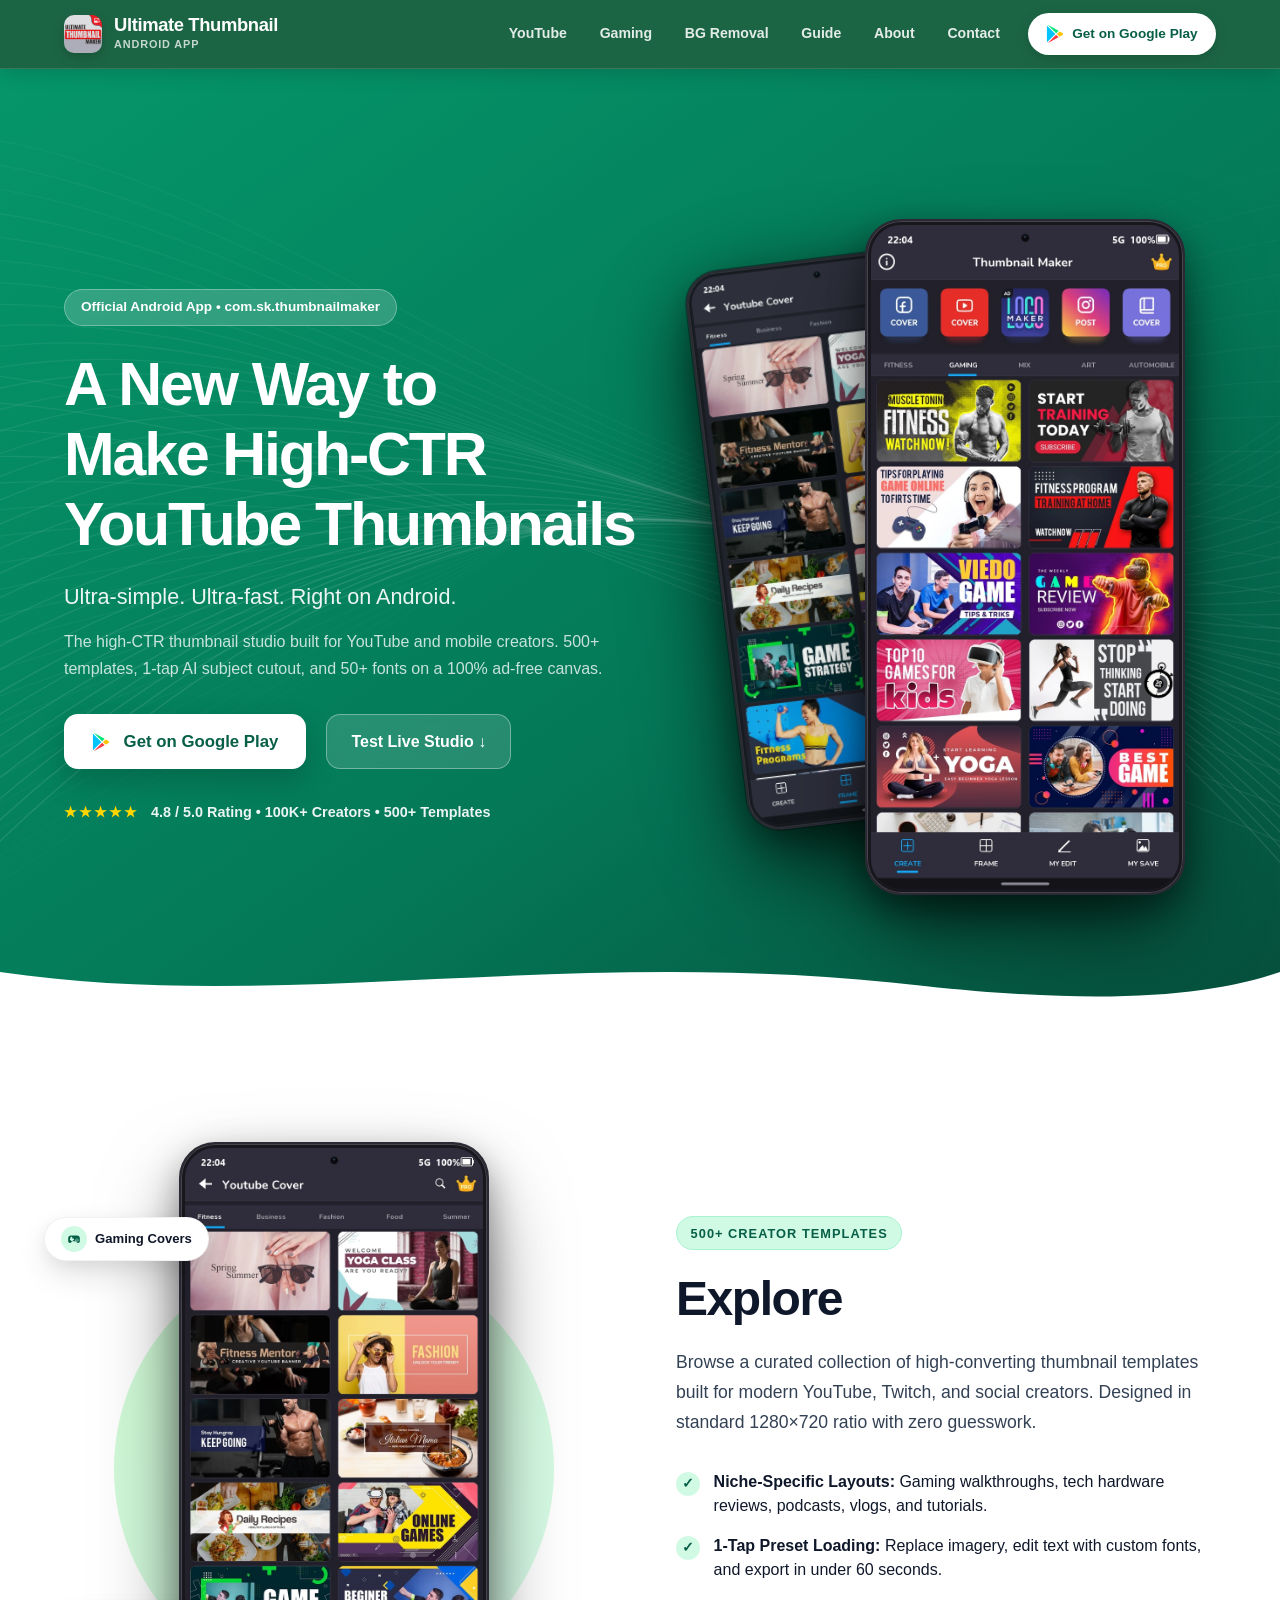
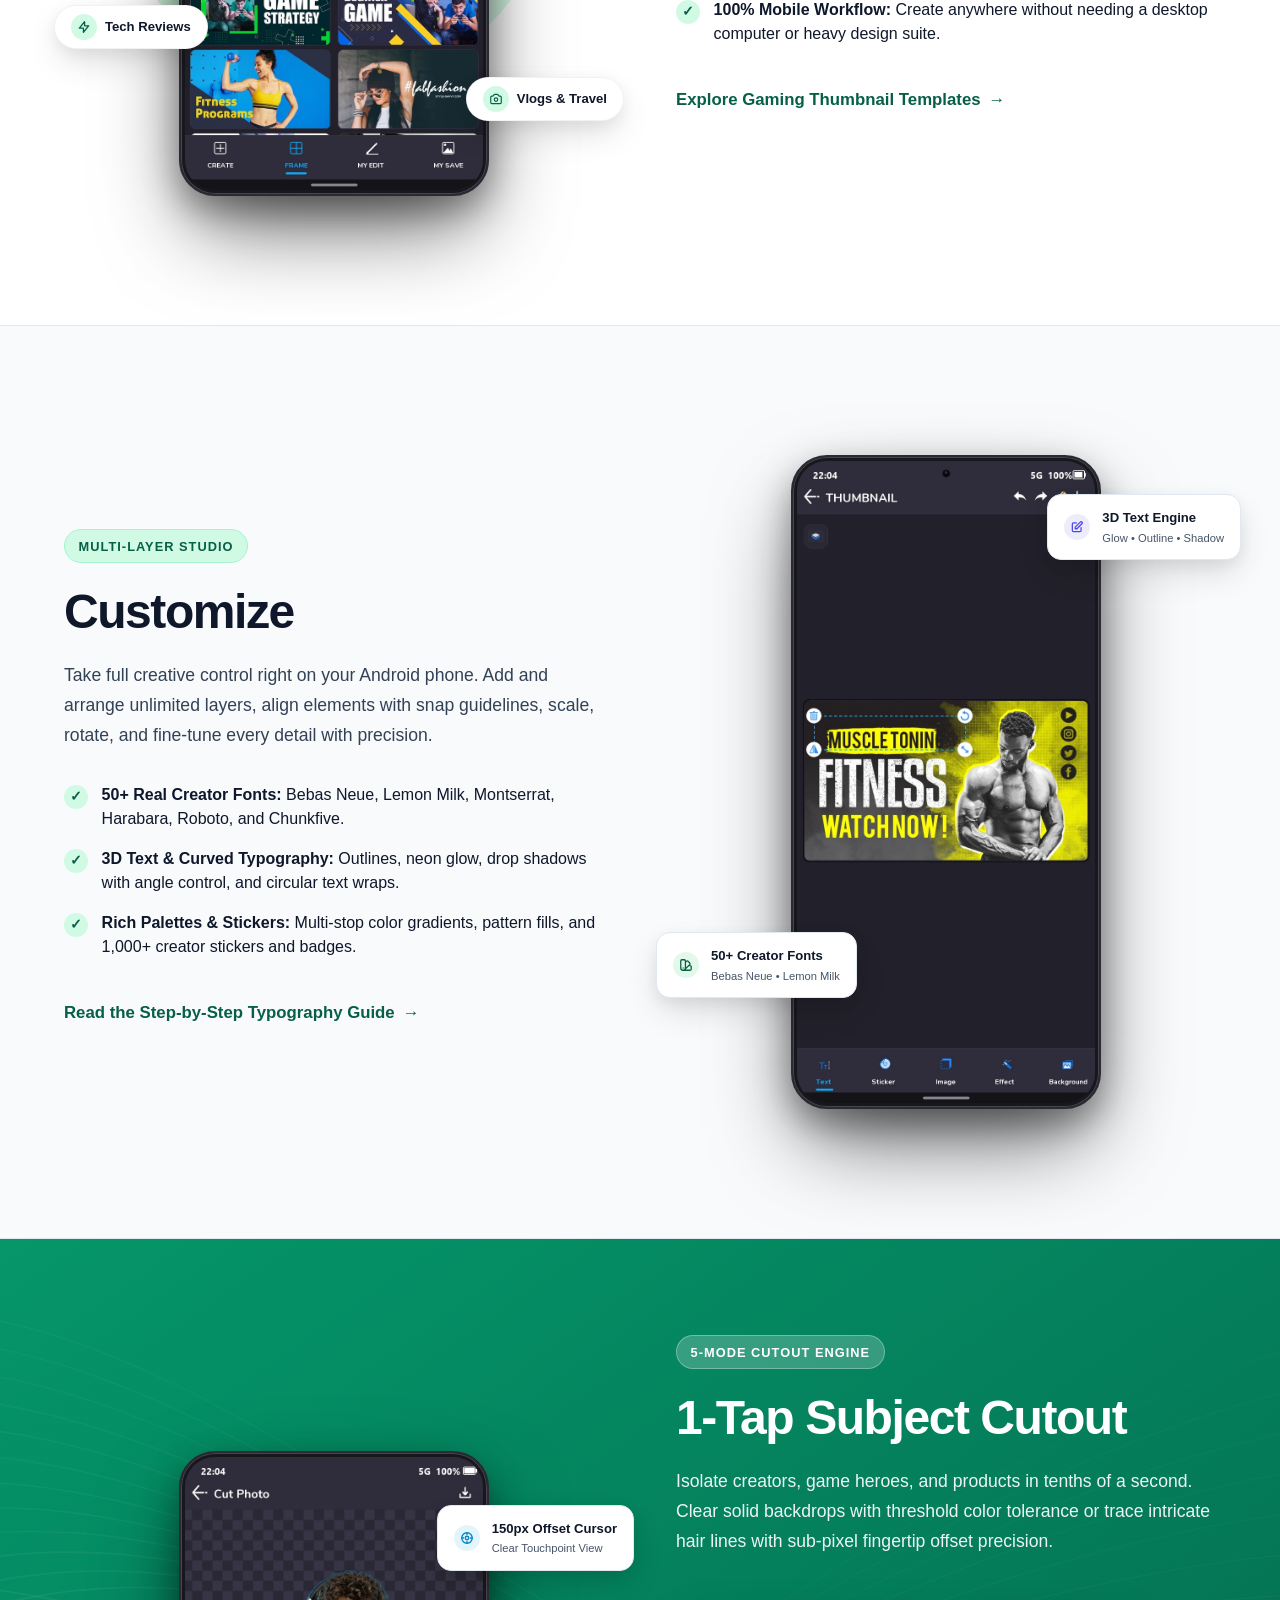
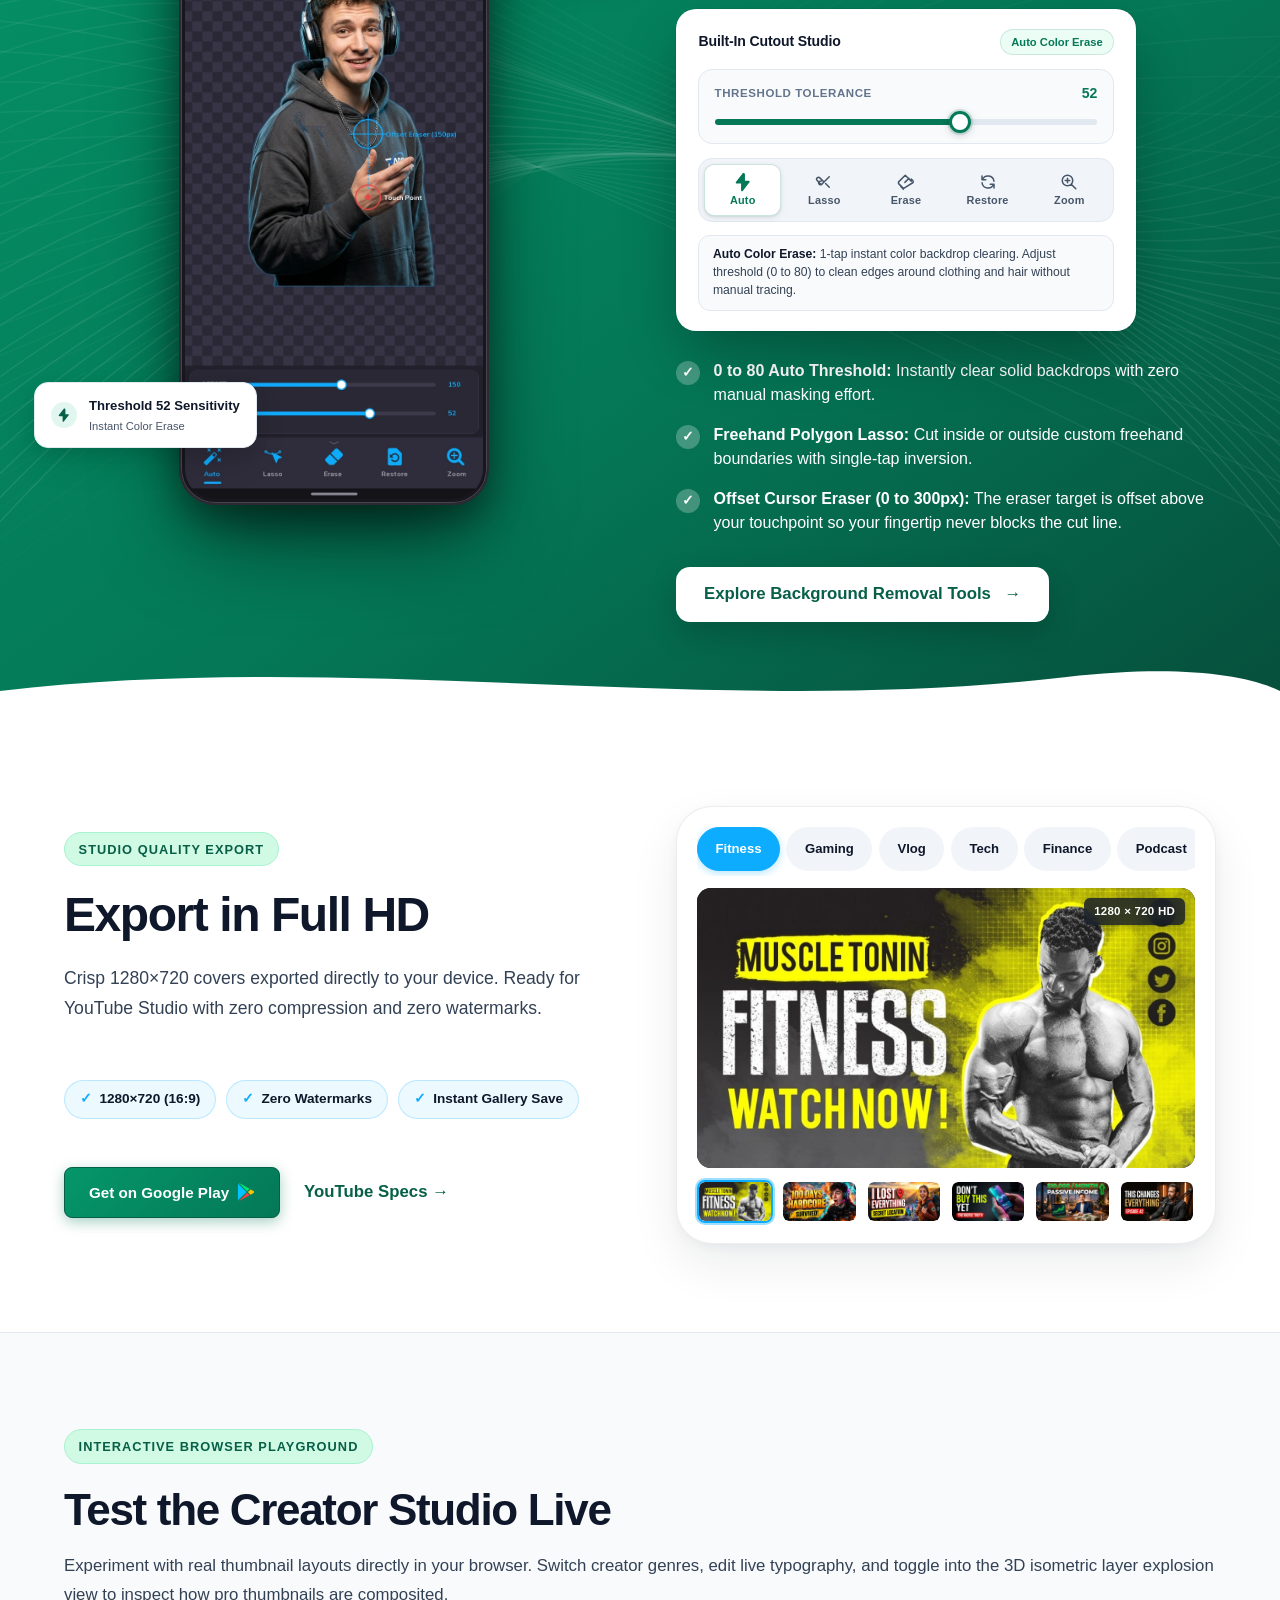
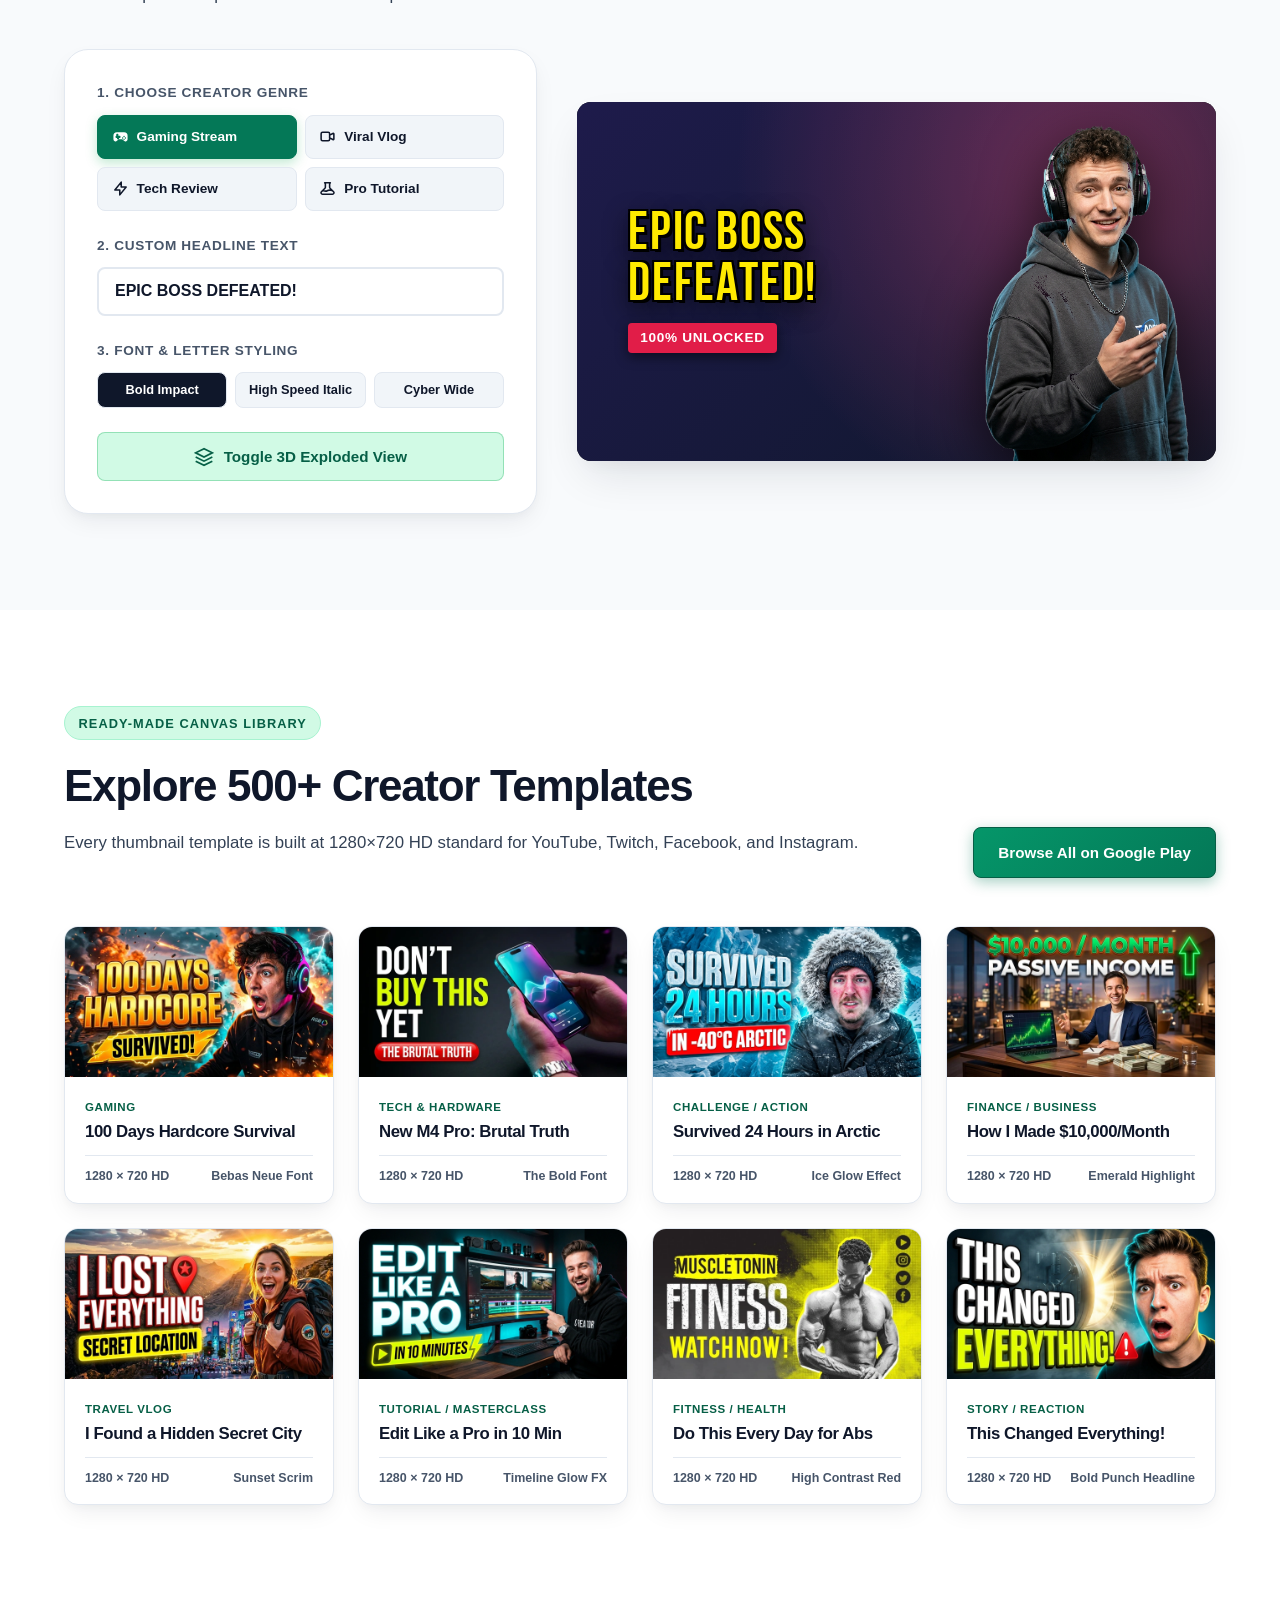
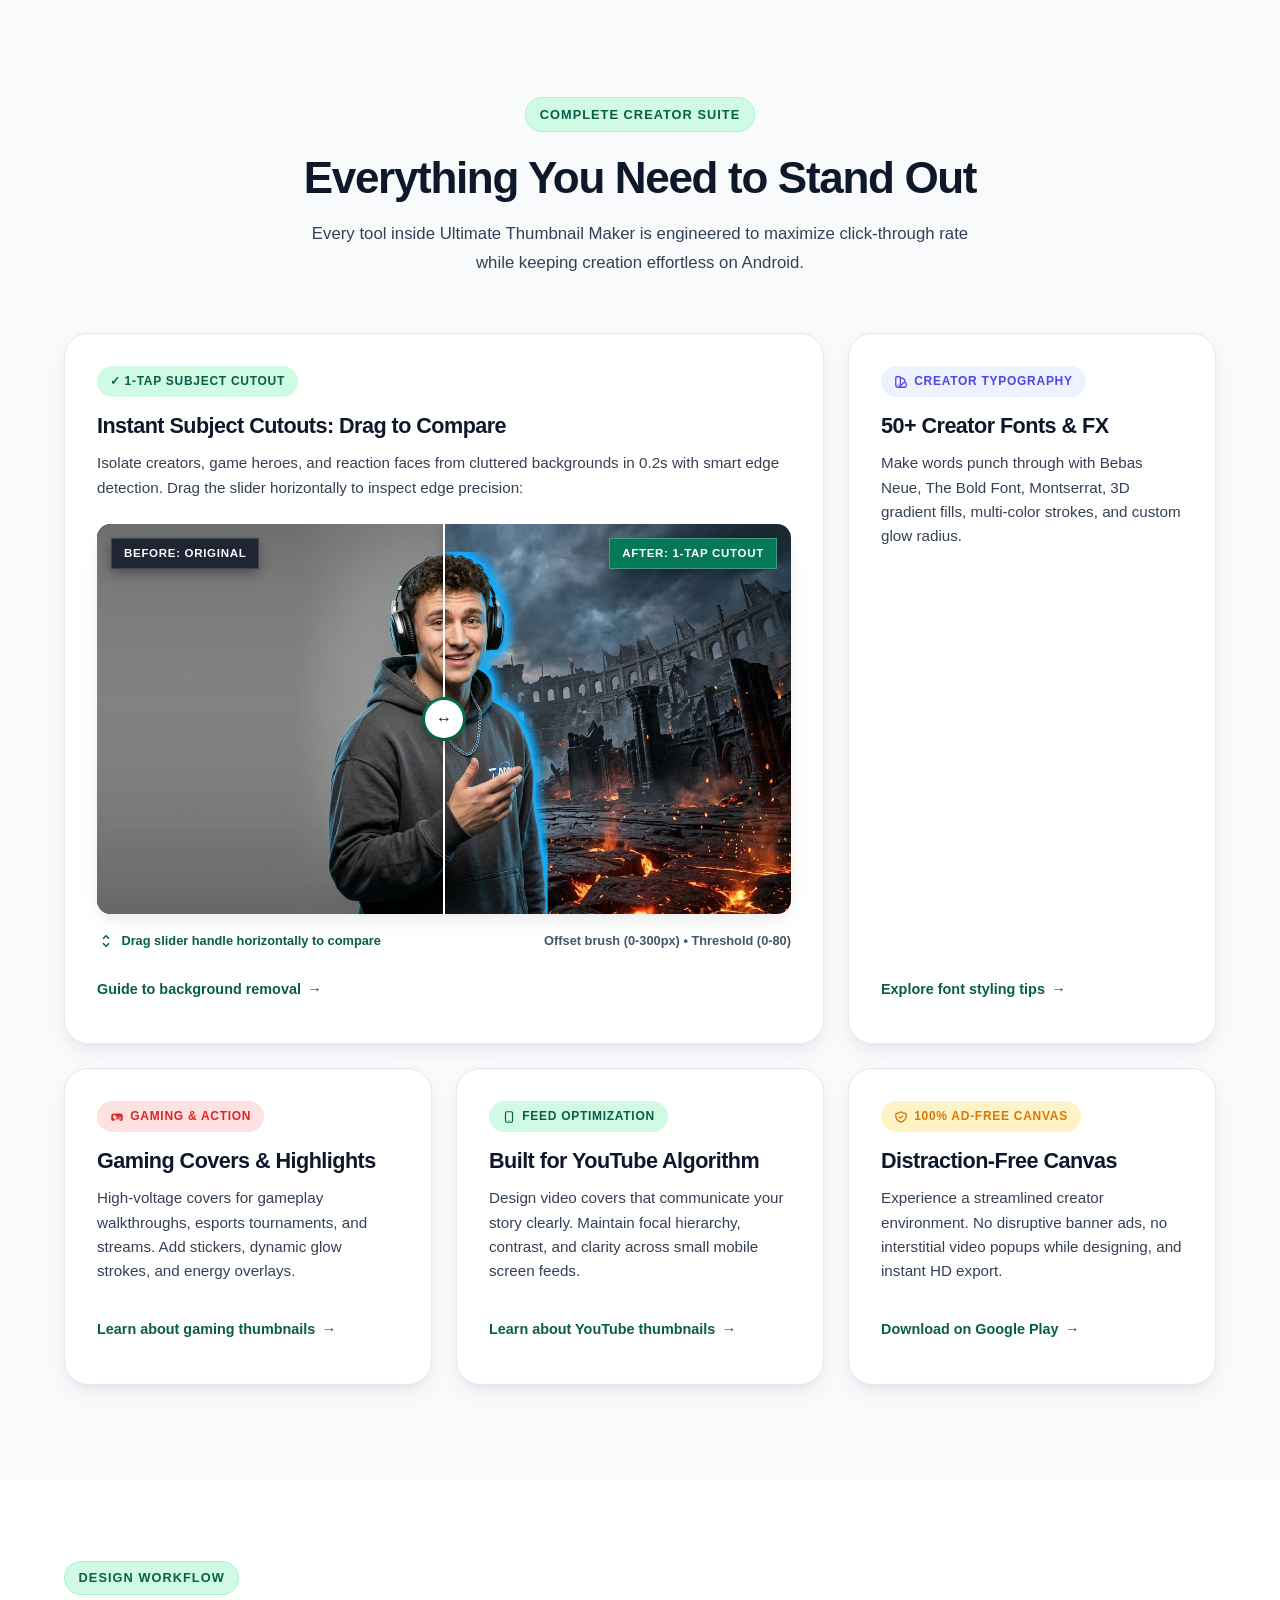
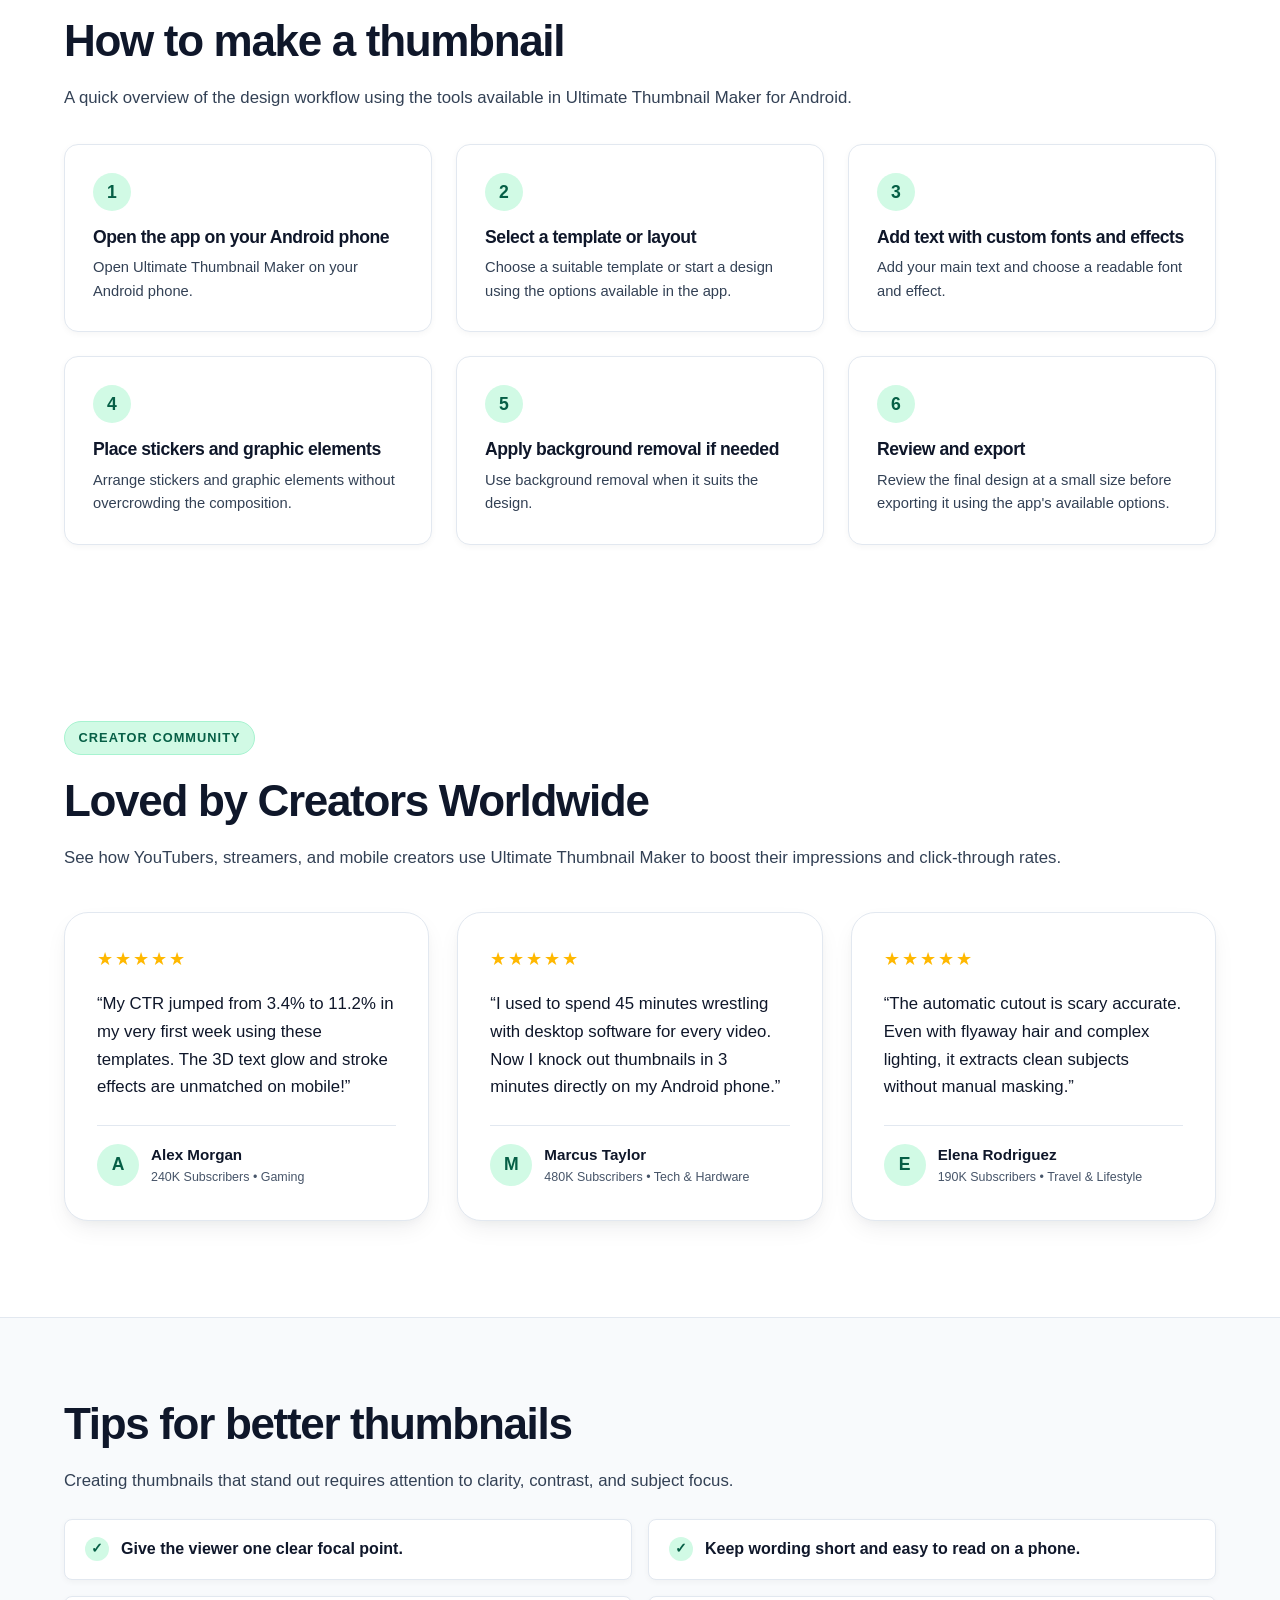
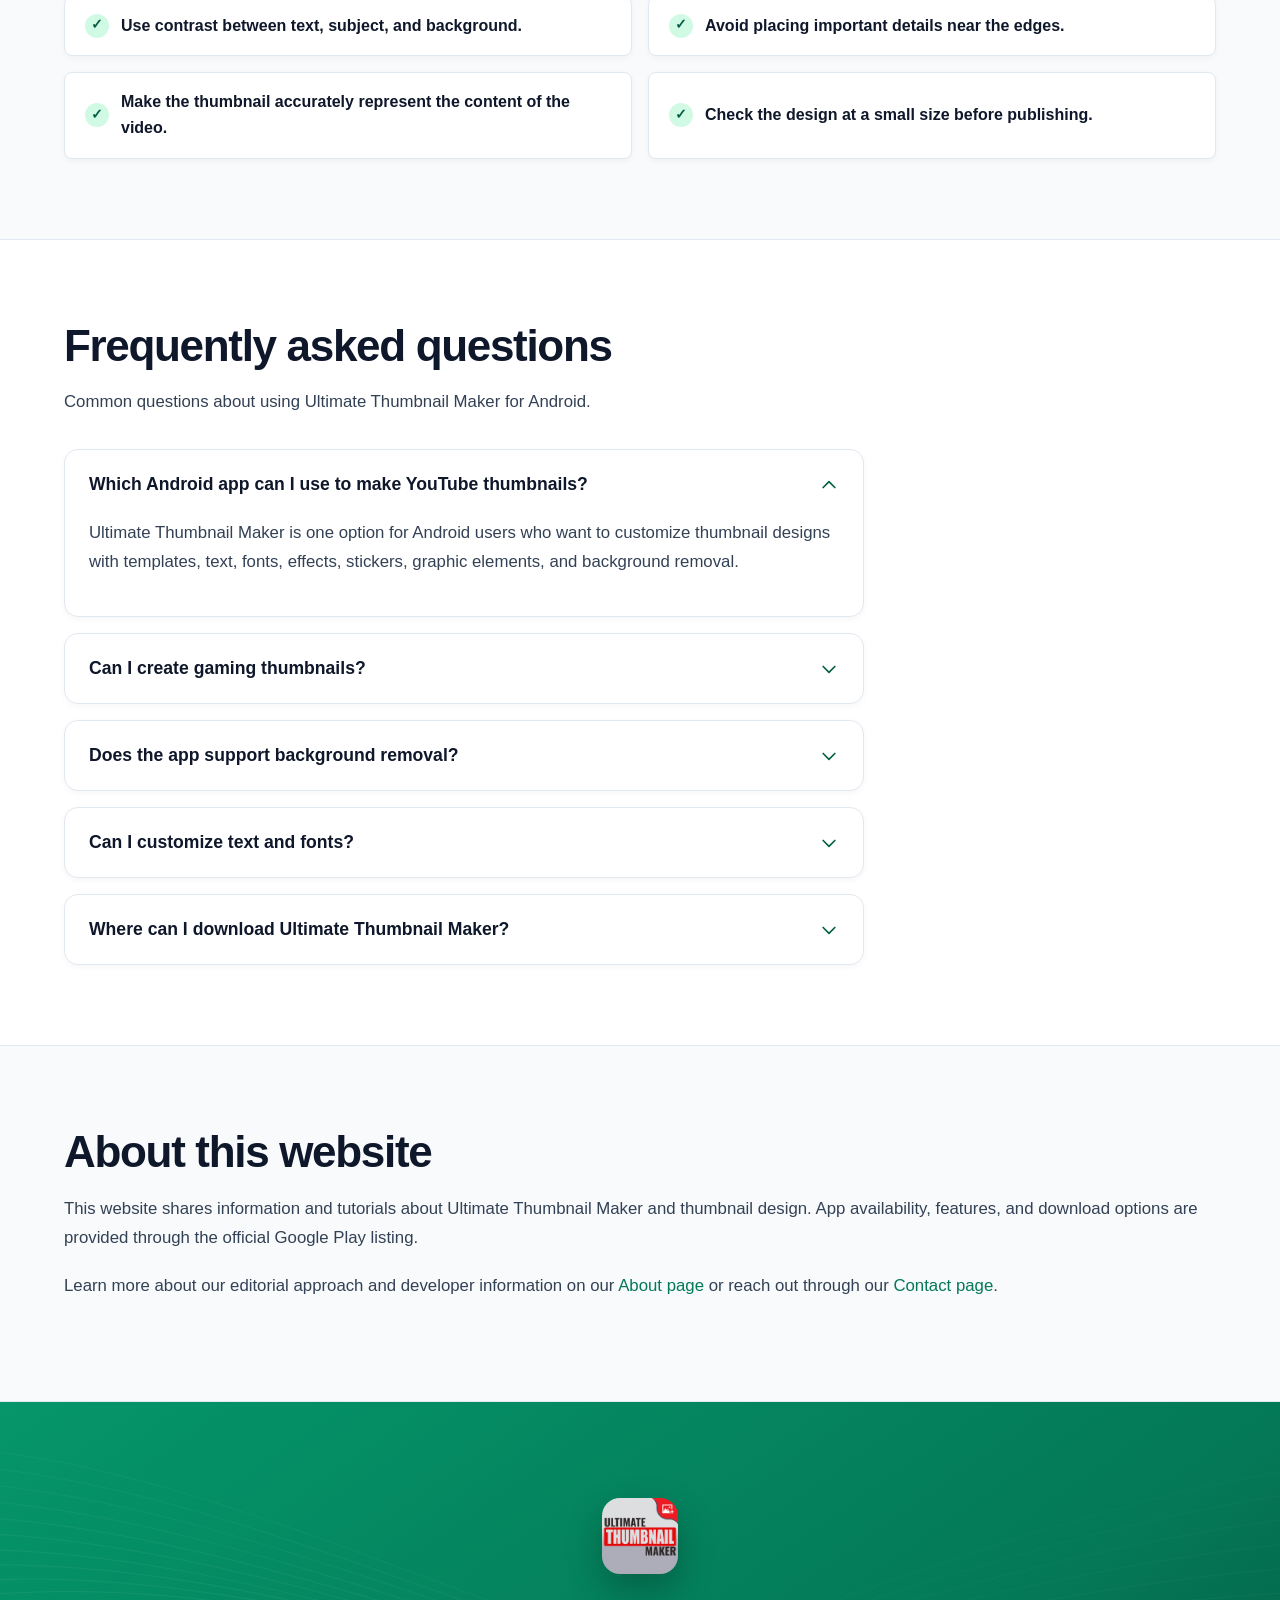
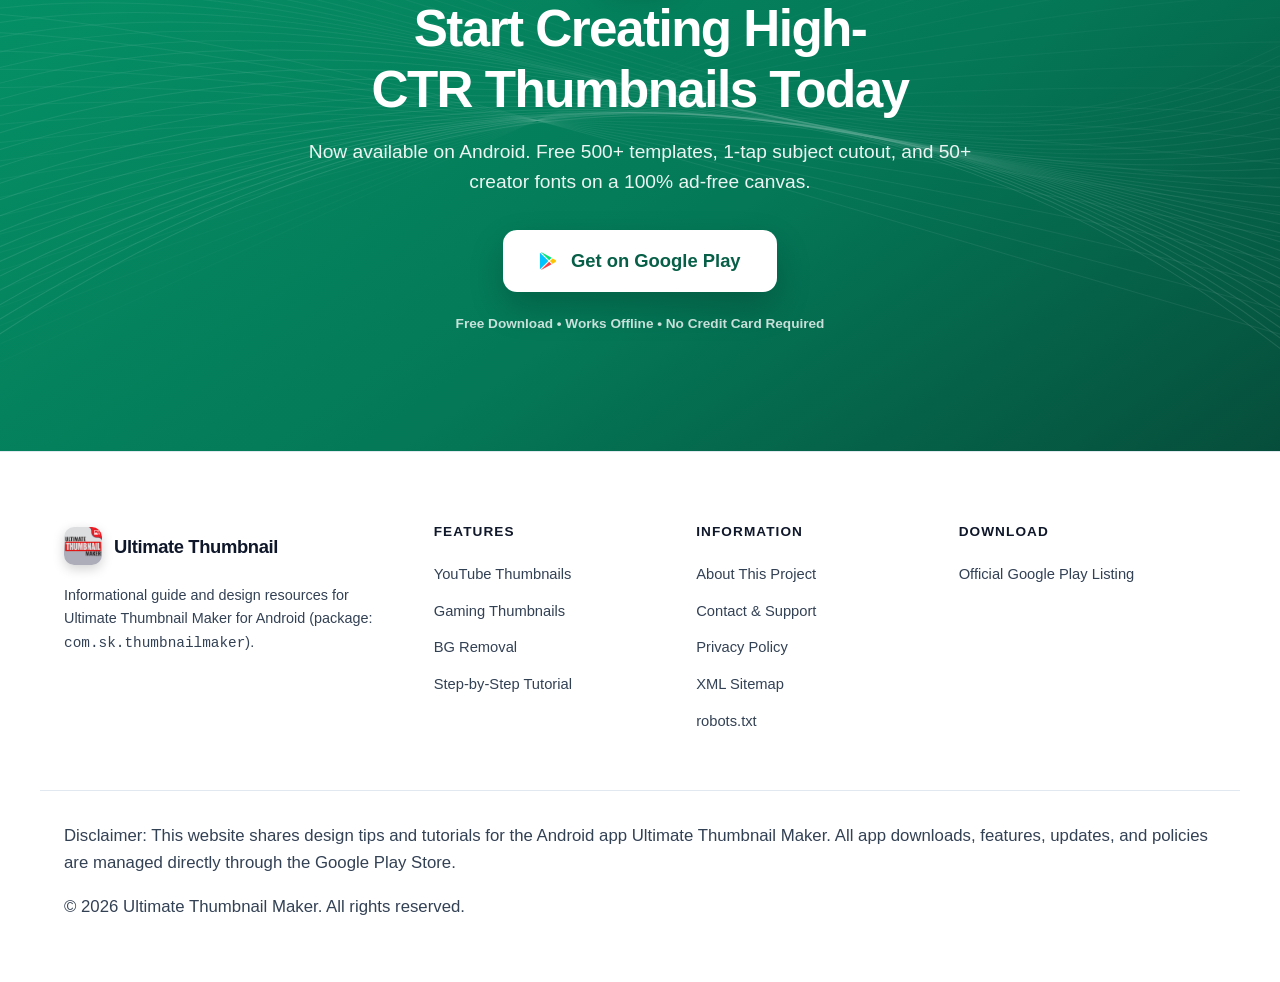
<file: index.html>
<!DOCTYPE html>
<html lang="en">
<head>
  <meta charset="UTF-8">
  <meta name="viewport" content="width=device-width, initial-scale=1.0">
  <meta name="google-site-verification" content="3EJnI-Q9Wp1p7crq-6iWuQg7qdZ21esYnfh2MMsm-tY">
  <meta http-equiv="Cache-Control" content="no-cache, no-store, must-revalidate">
  <meta http-equiv="Pragma" content="no-cache">
  <meta http-equiv="Expires" content="0">
  <title>Ultimate Thumbnail Maker for Android | YouTube Thumbnails</title>
  <meta name="description" content="Create thumbnail designs on Android with ready-made templates, custom text, fonts, effects, stickers, graphic elements, and background removal.">
  <link rel="canonical" href="https://ultimatethumbnailmaker.pages.dev/">
  
  <!-- Open Graph / Social Sharing -->
  <meta property="og:type" content="website">
  <meta property="og:site_name" content="Ultimate Thumbnail Maker">
  <meta property="og:title" content="Ultimate Thumbnail Maker for Android | YouTube Thumbnails">
  <meta property="og:description" content="Create thumbnail designs on Android with ready-made templates, custom text, fonts, effects, stickers, graphic elements, and background removal.">
  <meta property="og:url" content="https://ultimatethumbnailmaker.pages.dev/">
  <meta property="og:image" content="https://ultimatethumbnailmaker.pages.dev/assets/images/og-image.webp">
  
  <!-- Twitter Card -->
  <meta name="twitter:card" content="summary_large_image">
  <meta name="twitter:title" content="Ultimate Thumbnail Maker for Android | YouTube Thumbnails">
  <meta name="twitter:description" content="Create thumbnail designs on Android with ready-made templates, custom text, fonts, effects, stickers, graphic elements, and background removal.">
  <meta name="twitter:image" content="https://ultimatethumbnailmaker.pages.dev/assets/images/og-image.webp">
  
  <!-- Favicon -->
  <link rel="icon" type="image/png" href="/assets/images/favicon.png">
  <link rel="apple-touch-icon" href="/assets/images/app-icon.png">
  
  <!-- LLMs.txt AI Discovery -->
  <link rel="alternate" type="text/markdown" href="/llms.txt" title="LLM Overview">

  <!-- Stylesheet -->
  <link rel="stylesheet" href="/assets/css/styles.css?v=2026-v3">
  
  <!-- Structured Data: WebSite Schema -->
  <script type="application/ld+json">
  {
    "@context": "https://schema.org",
    "@type": "WebSite",
    "name": "Ultimate Thumbnail Maker",
    "url": "https://ultimatethumbnailmaker.pages.dev/",
    "description": "Design thumbnails for YouTube, gaming, and creator content on Android using templates, custom text, fonts, stickers, and background removal."
  }
  </script>

  <!-- Structured Data: MobileApplication Schema for AI Search & Generative Engines -->
  <script type="application/ld+json">
  {
    "@context": "https://schema.org",
    "@type": "MobileApplication",
    "name": "Ultimate Thumbnail Maker",
    "operatingSystem": "Android",
    "applicationCategory": "DesignApplication",
    "description": "Android graphic design app for creating YouTube thumbnails, gaming covers, banners, and channel art using pre-made templates, text effects, and local background removal.",
    "url": "https://ultimatethumbnailmaker.pages.dev/",
    "downloadUrl": "https://play.google.com/store/apps/details?id=com.sk.thumbnailmaker",
    "offers": {
      "@type": "Offer",
      "price": "0",
      "priceCurrency": "USD"
    },
    "featureList": [
      "16:9 YouTube and Gaming Thumbnail Templates",
      "Custom 3D Typography and Text Effects",
      "Built-in Cutout and Background Removal",
      "Local On-Device Privacy Processing",
      "High-Resolution Image Export"
    ],
    "author": {
      "@type": "Person",
      "name": "Nilesh Jain"
    }
  }
  </script>
</head>
<body>
  <!-- Accessible Skip Link -->
  <a href="#main-content" class="skip-to-content">Skip to main content</a>

  <!-- Header & Navigation (Ark7 Integrated Style) -->
  <header class="site-header">
    <div class="container nav-container">
      <a href="/" class="brand" aria-label="Ultimate Thumbnail Maker Home">
        <img src="/assets/images/app-icon.png" alt="Ultimate Thumbnail Maker App Icon" class="brand-icon" width="40" height="40">
        <span class="brand-text">
          <span class="brand-title">Ultimate Thumbnail</span>
          <span class="brand-subtitle">Android App</span>
        </span>
      </a>

      <button type="button" class="mobile-toggle" aria-expanded="false" aria-controls="nav-menu" aria-label="Open navigation menu">
        <svg width="24" height="24" fill="none" viewBox="0 0 24 24" stroke="currentColor" aria-hidden="true">
          <path stroke-linecap="round" stroke-linejoin="round" stroke-width="2" d="M4 6h16M4 12h16M4 18h16" />
        </svg>
      </button>

      <nav class="nav-menu" id="nav-menu" aria-label="Main Navigation">
        <a href="/youtube-thumbnail-maker/" class="nav-link">YouTube</a>
        <a href="/gaming-thumbnail-maker/" class="nav-link">Gaming</a>
        <a href="/thumbnail-maker-with-background-removal/" class="nav-link">BG Removal</a>
        <a href="/how-to-make-a-youtube-thumbnail/" class="nav-link">Guide</a>
        <a href="/about/" class="nav-link">About</a>
        <a href="/contact/" class="nav-link">Contact</a>
        <a href="https://play.google.com/store/apps/details?id=com.sk.thumbnailmaker" 
           class="nav-cta-btn js-play-store-cta" 
           data-source-page="nav"
           target="_blank" 
           rel="noopener">
          <svg class="btn-icon" viewBox="0 0 24 24" width="20" height="20" aria-hidden="true">
  <path d="M1.337.924a1.486 1.486 0 0 0-.112.568v21.017c0 .217.045.419.124.6l11.155-11.087L1.337.924z" fill="#00C3FF"/>
  <path d="M13.544 10.989l3.258-3.238L3.45.195a1.466 1.466 0 0 0-.946-.179l11.04 10.973z" fill="#00E676"/>
  <path d="M13.544 13.056l-11 10.933c.298.036.612-.016.906-.183l13.324-7.54-3.23-3.21z" fill="#FF3A44"/>
  <path d="M22.018 13.298l-3.919 2.218-3.515-3.493 3.543-3.521 3.891 2.202a1.49 1.49 0 0 1 0 2.594z" fill="#FFC400"/>
</svg>
          <span>Get on Google Play</span>
        </a>
      </nav>
    </div>
  </header>

  <!-- Main Content -->
  <main id="main-content">
    <!-- Hero Section (Ark7 Vibrant Emerald Wave Canvas) -->
    <section class="ark-hero" aria-label="Hero Overview">
      <div class="ark-hero-mesh" aria-hidden="true"></div>

      <div class="container ark-hero-grid">
        <div class="ark-hero-content">
          <div class="ark-hero-badge">
            <span>Official Android App &bull; com.sk.thumbnailmaker</span>
          </div>
          <h1 class="ark-hero-title">A New Way to Make High-CTR YouTube Thumbnails</h1>
          <p class="ark-hero-subhead">Ultra-simple. Ultra-fast. Right on Android.</p>
          <p class="ark-hero-desc">
            The high-CTR thumbnail studio built for YouTube and mobile creators. 500+ templates, 1-tap AI subject cutout, and 50+ fonts on a 100% ad-free canvas.
          </p>

          <div class="ark-hero-actions">
            <a href="https://play.google.com/store/apps/details?id=com.sk.thumbnailmaker" 
               class="ark-hero-btn js-play-store-cta" 
               data-source-page="hero-cta" 
               target="_blank" 
               rel="noopener">
              <svg class="btn-icon" viewBox="0 0 24 24" width="20" height="20" aria-hidden="true">
  <path d="M1.337.924a1.486 1.486 0 0 0-.112.568v21.017c0 .217.045.419.124.6l11.155-11.087L1.337.924z" fill="#00C3FF"/>
  <path d="M13.544 10.989l3.258-3.238L3.45.195a1.466 1.466 0 0 0-.946-.179l11.04 10.973z" fill="#00E676"/>
  <path d="M13.544 13.056l-11 10.933c.298.036.612-.016.906-.183l13.324-7.54-3.23-3.21z" fill="#FF3A44"/>
  <path d="M22.018 13.298l-3.919 2.218-3.515-3.493 3.543-3.521 3.891 2.202a1.49 1.49 0 0 1 0 2.594z" fill="#FFC400"/>
</svg>
              <span>Get on Google Play</span>
            </a>
            <a href="#thumbnail-studio" class="ark-hero-btn-secondary">
              <span>Test Live Studio &darr;</span>
            </a>
          </div>

          <div class="ark-hero-trust">
            <span class="ark-hero-stars" aria-label="5 stars">&#9733;&#9733;&#9733;&#9733;&#9733;</span>
            <span><strong>4.8</strong> / 5.0 Rating &bull; <strong>100K+</strong> Creators &bull; <strong>500+</strong> Templates</span>
          </div>
        </div>

        <!-- Dual Overlapping Minimalist White Phones (Ark7 Signature Architecture) -->
        <div class="ark-mockup-duo" aria-label="App preview on Android smartphone">
          <!-- Back Phone: Recessed, tilted left (Samsung Galaxy S24 Ultra-Slim Bezel) -->
          <div class="ark-phone ark-phone--back" aria-hidden="true">
            <div class="ark-phone-screen">
              <img src="/assets/images/app-screen-templates.webp?v=s24-full" 
                   alt="Templates library preview" 
                   width="290" 
                   height="612" 
                   loading="eager">
            </div>
          </div>

          <!-- Front Phone: Elevated forward with rich creator UI (Samsung Galaxy S24 Ultra-Slim Bezel) -->
          <div class="ark-phone ark-phone--front">
            <div class="ark-phone-screen">
              <img src="/assets/images/app-screen-feed.webp?v=s24-full" 
                   alt="Ultimate Thumbnail Maker mobile app feed interface with trending templates" 
                   width="320" 
                   height="676" 
                   loading="eager" 
                   fetchpriority="high">
            </div>
          </div>
        </div>
      </div>

      <!-- Organic Wave Divider to Section 2 -->
      <div class="ark-wave-divider" aria-hidden="true">
        <svg viewBox="0 0 1440 80" preserveAspectRatio="none">
          <path d="M0,32 C320,80 640,0 1040,48 C1240,70 1360,60 1440,32 L1440,80 L0,80 Z"></path>
        </svg>
      </div>
    </section>

    <!-- Section 2: "Explore" (Ark7 Style: Showcase Phone + Lime Circle + Floating Pins) -->
    <section class="ark-section-explore" id="explore" aria-label="Explore Templates">
      <div class="container ark-story-grid">
        <div class="ark-story-media-wrap">
          <!-- Decorative Lime Circle -->
          <div class="ark-decor-circle" aria-hidden="true"></div>

          <!-- Floating Category Pins -->
          <div class="ark-floating-pin ark-pin-1">
            <span class="ark-pin-icon">
              <svg width="15" height="15" viewBox="0 0 24 24" fill="currentColor" aria-hidden="true">
                <path d="M7 6h10a5 5 0 015 5v5a3 3 0 01-5 2.1L14.4 16H9.6L7 18.1A3 3 0 012 16v-5a5 5 0 015-5zm-1 5a1 1 0 00-1 1v1a1 1 0 001 1h1v1a1 1 0 001 1h1a1 1 0 001-1v-1h1a1 1 0 001-1v-1a1 1 0 00-1-1H9V9a1 1 0 00-1-1H7a1 1 0 00-1 1v2zm11 0a1 1 0 100 2 1 1 0 000-2zm-2 2a1 1 0 100 2 1 1 0 000-2zm4 0a1 1 0 100 2 1 1 0 000-2zm-2 2a1 1 0 100 2 1 1 0 000-2z"/>
              </svg>
            </span>
            <span>Gaming Covers</span>
          </div>
          <div class="ark-floating-pin ark-pin-2">
            <span class="ark-pin-icon">
              <svg width="15" height="15" fill="none" stroke="currentColor" stroke-width="2.2" viewBox="0 0 24 24" aria-hidden="true">
                <path stroke-linecap="round" stroke-linejoin="round" d="M13 10V3L4 14h7v7l9-11h-7z" />
              </svg>
            </span>
            <span>Tech Reviews</span>
          </div>
          <div class="ark-floating-pin ark-pin-3">
            <span class="ark-pin-icon">
              <svg width="15" height="15" fill="none" stroke="currentColor" stroke-width="2" viewBox="0 0 24 24" aria-hidden="true">
                <path stroke-linecap="round" stroke-linejoin="round" d="M3 9a2 2 0 012-2h.93a2 2 0 001.664-.89l.812-1.22A2 2 0 0110.07 4h3.86a2 2 0 011.664.89l.812 1.22A2 2 0 0018.07 7H19a2 2 0 012 2v9a2 2 0 01-2 2H5a2 2 0 01-2-2V9z"/>
                <path stroke-linecap="round" stroke-linejoin="round" d="M15 13a3 3 0 11-6 0 3 3 0 016 0z"/>
              </svg>
            </span>
            <span>Vlogs &amp; Travel</span>
          </div>

          <!-- Showcase Phone Mockup (Strict 9:19 Portrait Ratio - Samsung Galaxy S24) -->
          <div class="ark-phone ark-showcase-phone">
            <div class="ark-phone-screen">
              <img src="/assets/images/app-screen-templates.webp?v=s24-full" 
                   alt="Template browser interface showing categorized social covers and presets on Android" 
                   width="310" 
                   height="654" 
                   loading="lazy">
            </div>
          </div>
        </div>

        <div class="ark-story-content">
          <span class="ark-kicker-badge">500+ Creator Templates</span>
          <h2 class="ark-story-title">Explore</h2>
          <p class="ark-story-desc">
            Browse a curated collection of high-converting thumbnail templates built for modern YouTube, Twitch, and social creators. Designed in standard 1280&times;720 ratio with zero guesswork.
          </p>

          <ul class="ark-feature-bullets">
            <li class="ark-bullet-item">
              <span class="ark-bullet-check">&check;</span>
              <div class="ark-bullet-text">
                <strong>Niche-Specific Layouts:</strong> Gaming walkthroughs, tech hardware reviews, podcasts, vlogs, and tutorials.
              </div>
            </li>
            <li class="ark-bullet-item">
              <span class="ark-bullet-check">&check;</span>
              <div class="ark-bullet-text">
                <strong>1-Tap Preset Loading:</strong> Replace imagery, edit text with custom fonts, and export in under 60 seconds.
              </div>
            </li>
            <li class="ark-bullet-item">
              <span class="ark-bullet-check">&check;</span>
              <div class="ark-bullet-text">
                <strong>100% Mobile Workflow:</strong> Create anywhere without needing a desktop computer or heavy design suite.
              </div>
            </li>
          </ul>

          <a href="/gaming-thumbnail-maker/" class="ark-text-link">
            <span>Explore Gaming Thumbnail Templates</span>
            <span aria-hidden="true">&rarr;</span>
          </a>
        </div>
      </div>
    </section>

    <!-- Section 3: "Customize" (Ark7 Style: Studio Features with Floating Tool Badges) -->
    <section class="ark-section-customize" id="customize" aria-label="Customize with Pro Tools">
      <div class="container ark-story-grid ark-story-grid--reverse">
        <div class="ark-story-content">
          <span class="ark-kicker-badge">Multi-Layer Studio</span>
          <h2 class="ark-story-title">Customize</h2>
          <p class="ark-story-desc">
            Take full creative control right on your Android phone. Add and arrange unlimited layers, align elements with snap guidelines, scale, rotate, and fine-tune every detail with precision.
          </p>

          <ul class="ark-feature-bullets">
            <li class="ark-bullet-item">
              <span class="ark-bullet-check">&check;</span>
              <div class="ark-bullet-text">
                <strong>50+ Real Creator Fonts:</strong> Bebas Neue, Lemon Milk, Montserrat, Harabara, Roboto, and Chunkfive.
              </div>
            </li>
            <li class="ark-bullet-item">
              <span class="ark-bullet-check">&check;</span>
              <div class="ark-bullet-text">
                <strong>3D Text &amp; Curved Typography:</strong> Outlines, neon glow, drop shadows with angle control, and circular text wraps.
              </div>
            </li>
            <li class="ark-bullet-item">
              <span class="ark-bullet-check">&check;</span>
              <div class="ark-bullet-text">
                <strong>Rich Palettes &amp; Stickers:</strong> Multi-stop color gradients, pattern fills, and 1,000+ creator stickers and badges.
              </div>
            </li>
          </ul>

          <a href="/how-to-make-a-youtube-thumbnail/" class="ark-text-link">
            <span>Read the Step-by-Step Typography Guide</span>
            <span aria-hidden="true">&rarr;</span>
          </a>
        </div>

        <div class="ark-story-media-wrap">
          <!-- Floating Tool Badges -->
          <div class="ark-tool-badge ark-tool-badge-1">
            <span class="ark-pin-icon" style="background: rgba(99, 102, 241, 0.12); color: #4F46E5;">
              <svg width="15" height="15" fill="none" stroke="currentColor" stroke-width="2.2" viewBox="0 0 24 24" aria-hidden="true">
                <path stroke-linecap="round" stroke-linejoin="round" d="M11 5H6a2 2 0 00-2 2v11a2 2 0 002 2h11a2 2 0 002-2v-5m-1.414-9.414a2 2 0 112.828 2.828L11.828 15H9v-2.828l8.586-8.586z" />
              </svg>
            </span>
            <div>
              <div class="ark-tool-badge-title">3D Text Engine</div>
              <div class="ark-tool-badge-sub">Glow &bull; Outline &bull; Shadow</div>
            </div>
          </div>
          <div class="ark-tool-badge ark-tool-badge-2">
            <span class="ark-pin-icon" style="background: rgba(5, 197, 87, 0.12); color: var(--ark-green-dark);">
              <svg width="15" height="15" fill="none" stroke="currentColor" stroke-width="2.2" viewBox="0 0 24 24" aria-hidden="true">
                <path stroke-linecap="round" stroke-linejoin="round" d="M7 21a4 4 0 01-4-4V5a2 2 0 012-2h4a2 2 0 012 2v12a4 4 0 01-4 4zm0 0h12a2 2 0 002-2v-4a2 2 0 00-2-2h-2.343M11 7.343l1.657-1.657a2 2 0 012.828 0l2.829 2.829a2 2 0 010 2.828l-8.486 8.485M7 17h.01" />
              </svg>
            </span>
            <div>
              <div class="ark-tool-badge-title">50+ Creator Fonts</div>
              <div class="ark-tool-badge-sub">Bebas Neue &bull; Lemon Milk</div>
            </div>
          </div>

          <!-- Phone Chassis showing Multi-Layer Editor (Strict 9:19 Portrait Ratio - Samsung Galaxy S24) -->
          <div class="ark-phone ark-showcase-phone">
            <div class="ark-phone-screen">
              <img src="/assets/images/app-screen-editor.webp?v=s24-full" 
                   alt="Multi-layer thumbnail editor canvas with custom text styling and sticker tools on Android" 
                   width="310" 
                   height="654" 
                   loading="lazy">
            </div>
          </div>
        </div>
      </div>
    </section>

    <!-- Section 4: "1-Tap Cutout" (Ark7 Vibrant Green Wave Section) -->
    <section class="ark-section-cutout" id="cutout" aria-label="1-Tap Subject Cutout Engine">
      <div class="ark-hero-mesh" aria-hidden="true"></div>

      <div class="container ark-story-grid">
        <div class="ark-story-media-wrap">
          <!-- Floating Feature Badges Flanking Phone Mockup -->
          <div class="ark-tool-badge ark-tool-badge-1 ark-tool-badge--cutout-offset" aria-hidden="true">
            <span class="ark-pin-icon" style="background: rgba(14, 165, 233, 0.12); color: #0284C7;">
              <svg width="15" height="15" fill="none" stroke="currentColor" stroke-width="2.2" viewBox="0 0 24 24">
                <circle cx="12" cy="12" r="9" stroke-linecap="round"/>
                <path stroke-linecap="round" stroke-linejoin="round" d="M12 3v3m0 12v3M3 12h3m12 0h3m-9-3a3 3 0 100 6 3 3 0 000-6z"/>
              </svg>
            </span>
            <div>
              <div class="ark-tool-badge-title">150px Offset Cursor</div>
              <div class="ark-tool-badge-sub">Clear Touchpoint View</div>
            </div>
          </div>

          <div class="ark-tool-badge ark-tool-badge-2 ark-tool-badge--cutout-thresh" aria-hidden="true">
            <span class="ark-pin-icon" style="background: rgba(16, 185, 129, 0.12); color: var(--ark-green-dark);">
              <svg width="15" height="15" fill="currentColor" viewBox="0 0 20 20">
                <path d="M11.3 1.05a1 1 0 00-1.6 0l-7 9a1 1 0 00.8 1.6H8v7a1 1 0 001.7.7l7-9a1 1 0 00-.8-1.6H12v-7l-.7-.7z"/>
              </svg>
            </span>
            <div>
              <div class="ark-tool-badge-title">Threshold 52 Sensitivity</div>
              <div class="ark-tool-badge-sub">Instant Color Erase</div>
            </div>
          </div>

          <!-- Phone Chassis showing Cutout Workflow (Strict 9:19 Portrait Ratio - Samsung Galaxy S24) -->
          <div class="ark-phone ark-showcase-phone">
            <div class="ark-phone-screen">
              <img src="/assets/images/app-screen-cutout.webp?v=s24-docked" 
                   alt="5-mode background removal eraser tool isolating subject with threshold control on Android" 
                   width="310" 
                   height="654" 
                   loading="lazy">
            </div>
          </div>
        </div>

        <div class="ark-story-content">
          <span class="ark-kicker-badge">5-Mode Cutout Engine</span>
          <h2 class="ark-story-title">1-Tap Subject Cutout</h2>
          <p class="ark-story-desc">
            Isolate creators, game heroes, and products in tenths of a second. Clear solid backdrops with threshold color tolerance or trace intricate hair lines with sub-pixel fingertip offset precision.
          </p>

          <!-- Interactive Cutout Studio Simulator Card (Docked in Story Content with Zero Phone Overlap) -->
          <div class="ark-cutout-modal-card" id="cutout-interactive-studio" aria-label="Interactive Cutout Studio Simulator">
            <div class="ark-modal-title-row">
              <span class="ark-modal-title">Built-In Cutout Studio</span>
              <span class="ark-modal-badge" id="cutout-status-badge">Auto Color Erase</span>
            </div>
            
            <!-- Real Working HTML5 Range Slider matching activity_eraser.xml -->
            <div class="ark-modal-slider-bar">
              <div class="ark-slider-label-row">
                <label for="cutout-threshold-range" class="ark-slider-label" id="cutout-slider-label">Threshold Tolerance</label>
                <span class="ark-slider-val" id="cutout-threshold-val">52</span>
              </div>
              <input type="range" 
                     id="cutout-threshold-range" 
                     class="ark-cutout-range-input" 
                     min="0" 
                     max="80" 
                     value="52" 
                     aria-label="Threshold tolerance slider">
            </div>

            <!-- Real Interactive 5 Mode Buttons Matching App's 5 Cutout Tools -->
            <div class="ark-modal-modes-row" role="tablist" aria-label="Cutout Modes">
              <button type="button" class="ark-mode-pill is-active" data-mode="auto" role="tab" aria-selected="true" title="Auto 1-Tap Color Erase">
                <svg width="18" height="18" fill="currentColor" viewBox="0 0 20 20" aria-hidden="true"><path d="M11.3 1.05a1 1 0 00-1.6 0l-7 9a1 1 0 00.8 1.6H8v7a1 1 0 001.7.7l7-9a1 1 0 00-.8-1.6H12v-7l-.7-.7z"/></svg>
                <span>Auto</span>
              </button>
              <button type="button" class="ark-mode-pill" data-mode="lasso" role="tab" aria-selected="false" title="Polygon Lasso Boundary">
                <svg width="18" height="18" fill="none" stroke="currentColor" stroke-width="2" viewBox="0 0 24 24" aria-hidden="true"><path stroke-linecap="round" stroke-linejoin="round" d="M14.121 14.121L19 19m-7-7l7-7m-7 7l-2.828 2.828a2.5 2.5 0 11-3.536-3.536L8.464 10.465m3.536 1.535L6.464 6.465a2.5 2.5 0 10-3.536 3.536l4.243 4.242"/></svg>
                <span>Lasso</span>
              </button>
              <button type="button" class="ark-mode-pill" data-mode="erase" role="tab" aria-selected="false" title="Manual Offset Eraser">
                <svg width="18" height="18" fill="none" stroke="currentColor" stroke-width="2" viewBox="0 0 24 24" aria-hidden="true"><path stroke-linecap="round" stroke-linejoin="round" d="M19 11l-8-8-8.5 8.5a2.121 2.121 0 000 3l5 5a2.121 2.121 0 003 0L21 13a2.121 2.121 0 000-3l-2-2zM5 18l3.5 3.5M10.5 12.5L16 7"/></svg>
                <span>Erase</span>
              </button>
              <button type="button" class="ark-mode-pill" data-mode="restore" role="tab" aria-selected="false" title="Restore Accidentally Erased Pixels">
                <svg width="18" height="18" fill="none" stroke="currentColor" stroke-width="2" viewBox="0 0 24 24" aria-hidden="true"><path stroke-linecap="round" stroke-linejoin="round" d="M4 4v5h.582m15.356 2A8.001 8.001 0 004.582 9m0 0H9m11 11v-5h-.581m0 0a8.003 8.003 0 01-15.357-2m15.357 2H15"/></svg>
                <span>Restore</span>
              </button>
              <button type="button" class="ark-mode-pill" data-mode="zoom" role="tab" aria-selected="false" title="Pinch & Pan Zoom Up to 400%">
                <svg width="18" height="18" fill="none" stroke="currentColor" stroke-width="2" viewBox="0 0 24 24" aria-hidden="true"><path stroke-linecap="round" stroke-linejoin="round" d="M21 21l-6-6m2-5a7 7 0 11-14 0 7 7 0 0114 0zM10 7v6m3-3H7"/></svg>
                <span>Zoom</span>
              </button>
            </div>

            <div class="ark-cutout-mode-info" id="cutout-mode-info">
              <strong>Auto Color Erase:</strong> 1-tap instant color backdrop clearing. Adjust threshold (0 to 80) to clean edges around clothing and hair without manual tracing.
            </div>
          </div>

          <ul class="ark-feature-bullets">
            <li class="ark-bullet-item">
              <span class="ark-bullet-check">&check;</span>
              <div class="ark-bullet-text">
                <strong>0 to 80 Auto Threshold:</strong> Instantly clear solid backdrops with zero manual masking effort.
              </div>
            </li>
            <li class="ark-bullet-item">
              <span class="ark-bullet-check">&check;</span>
              <div class="ark-bullet-text">
                <strong>Freehand Polygon Lasso:</strong> Cut inside or outside custom freehand boundaries with single-tap inversion.
              </div>
            </li>
            <li class="ark-bullet-item">
              <span class="ark-bullet-check">&check;</span>
              <div class="ark-bullet-text">
                <strong>Offset Cursor Eraser (0 to 300px):</strong> The eraser target is offset above your touchpoint so your fingertip never blocks the cut line.
              </div>
            </li>
          </ul>

          <a href="/thumbnail-maker-with-background-removal/" class="ark-hero-btn">
            <span>Explore Background Removal Tools</span>
            <span aria-hidden="true">&rarr;</span>
          </a>
        </div>
      </div>

      <!-- Organic Wave Divider to Section 5 -->
      <div class="ark-wave-divider" aria-hidden="true">
        <svg viewBox="0 0 1440 80" preserveAspectRatio="none">
          <path d="M0,48 C400,0 800,80 1200,32 C1320,18 1400,28 1440,48 L1440,80 L0,80 Z"></path>
        </svg>
      </div>
    </section>

    <!-- Section 5: "Export in Full HD" (Ark7 Clean Minimal Architecture) -->
    <section class="ark-section-export" id="export" aria-label="Export in Full HD">
      <div class="container ark-story-grid ark-story-grid--reverse">
        <div class="ark-story-content">
          <span class="ark-kicker-badge">Studio Quality Export</span>
          <h2 class="ark-story-title">Export in Full HD</h2>
          <p class="ark-story-desc">
            Crisp 1280&times;720 covers exported directly to your device. Ready for YouTube Studio with zero compression and zero watermarks.
          </p>

          <div class="ark-export-pills">
            <span class="ark-pill-item"><span class="ark-pill-check">&check;</span> 1280&times;720 (16:9)</span>
            <span class="ark-pill-item"><span class="ark-pill-check">&check;</span> Zero Watermarks</span>
            <span class="ark-pill-item"><span class="ark-pill-check">&check;</span> Instant Gallery Save</span>
          </div>

          <div class="ark-export-cta-row">
            <a href="https://play.google.com/store/apps/details?id=com.sk.thumbnailmaker" 
               class="btn btn-primary js-play-store-cta" 
               data-source-page="home-export" 
               target="_blank" 
               rel="noopener">
              <span>Get on Google Play</span>
              <svg class="btn-icon" viewBox="0 0 24 24" width="20" height="20" aria-hidden="true">
  <path d="M1.337.924a1.486 1.486 0 0 0-.112.568v21.017c0 .217.045.419.124.6l11.155-11.087L1.337.924z" fill="#00C3FF"/>
  <path d="M13.544 10.989l3.258-3.238L3.45.195a1.466 1.466 0 0 0-.946-.179l11.04 10.973z" fill="#00E676"/>
  <path d="M13.544 13.056l-11 10.933c.298.036.612-.016.906-.183l13.324-7.54-3.23-3.21z" fill="#FF3A44"/>
  <path d="M22.018 13.298l-3.919 2.218-3.515-3.493 3.543-3.521 3.891 2.202a1.49 1.49 0 0 1 0 2.594z" fill="#FFC400"/>
</svg>
            </a>
            <a href="/youtube-thumbnail-maker/" class="ark-text-link">
              <span>YouTube Specs &rarr;</span>
            </a>
          </div>
        </div>

        <!-- Clean HD Thumbnail Showcase Card (Minimal, Neat, High-Definition) -->
        <div class="ark-hd-gallery-card" id="hd-gallery-card">
          <!-- Clean Category Filter Pills -->
          <div class="ark-gallery-tabs" role="tablist" aria-label="HD Thumbnail Categories">
            <button type="button" class="ark-tab-btn is-active" data-index="0" data-src="/assets/images/hd-exports/thumb-fitness-1280x720.webp" data-title="Fitness &amp; Workout" role="tab" aria-selected="true">Fitness</button>
            <button type="button" class="ark-tab-btn" data-index="1" data-src="/assets/images/hd-exports/thumb-gaming-1280x720.webp" data-title="Gaming &amp; Esports" role="tab" aria-selected="false">Gaming</button>
            <button type="button" class="ark-tab-btn" data-index="2" data-src="/assets/images/hd-exports/thumb-vlog-1280x720.webp" data-title="Vlogs &amp; Lifestyle" role="tab" aria-selected="false">Vlog</button>
            <button type="button" class="ark-tab-btn" data-index="3" data-src="/assets/images/hd-exports/thumb-tech-1280x720.webp" data-title="Tech Reviews" role="tab" aria-selected="false">Tech</button>
            <button type="button" class="ark-tab-btn" data-index="4" data-src="/assets/images/hd-exports/thumb-business-1280x720.webp" data-title="Finance &amp; Business" role="tab" aria-selected="false">Finance</button>
            <button type="button" class="ark-tab-btn" data-index="5" data-src="/assets/images/hd-exports/thumb-podcast-1280x720.webp" data-title="Podcasts &amp; Talk" role="tab" aria-selected="false">Podcast</button>
          </div>

          <!-- Featured 16:9 HD Display -->
          <div class="ark-gallery-stage">
            <img id="gallery-active-img" 
                 src="/assets/images/hd-exports/thumb-fitness-1280x720.webp" 
                 alt="Full HD 1280x720 YouTube Thumbnail export preview ready for YouTube Studio" 
                 width="1280" 
                 height="720" 
                 loading="lazy">
            <div class="ark-stage-badge">1280 &times; 720 HD</div>
          </div>

          <!-- Clean Visual Strip (No Text Spam) -->
          <div class="ark-gallery-strip" role="tablist" aria-label="Thumbnail previews">
            <button type="button" class="ark-strip-item is-active" data-index="0" data-src="/assets/images/hd-exports/thumb-fitness-1280x720.webp" data-title="Fitness &amp; Workout" aria-label="Preview Fitness thumbnail" role="tab" aria-selected="true">
              <img src="/assets/images/hd-exports/thumb-fitness-1280x720.webp" alt="Fitness thumbnail preview" width="160" height="90" loading="lazy">
            </button>
            <button type="button" class="ark-strip-item" data-index="1" data-src="/assets/images/hd-exports/thumb-gaming-1280x720.webp" data-title="Gaming &amp; Esports" aria-label="Preview Gaming thumbnail" role="tab" aria-selected="false">
              <img src="/assets/images/hd-exports/thumb-gaming-1280x720.webp" alt="Gaming thumbnail preview" width="160" height="90" loading="lazy">
            </button>
            <button type="button" class="ark-strip-item" data-index="2" data-src="/assets/images/hd-exports/thumb-vlog-1280x720.webp" data-title="Vlogs &amp; Lifestyle" aria-label="Preview Vlog thumbnail" role="tab" aria-selected="false">
              <img src="/assets/images/hd-exports/thumb-vlog-1280x720.webp" alt="Vlog thumbnail preview" width="160" height="90" loading="lazy">
            </button>
            <button type="button" class="ark-strip-item" data-index="3" data-src="/assets/images/hd-exports/thumb-tech-1280x720.webp" data-title="Tech Reviews" aria-label="Preview Tech thumbnail" role="tab" aria-selected="false">
              <img src="/assets/images/hd-exports/thumb-tech-1280x720.webp" alt="Tech thumbnail preview" width="160" height="90" loading="lazy">
            </button>
            <button type="button" class="ark-strip-item" data-index="4" data-src="/assets/images/hd-exports/thumb-business-1280x720.webp" data-title="Finance &amp; Business" aria-label="Preview Finance thumbnail" role="tab" aria-selected="false">
              <img src="/assets/images/hd-exports/thumb-business-1280x720.webp" alt="Finance thumbnail preview" width="160" height="90" loading="lazy">
            </button>
            <button type="button" class="ark-strip-item" data-index="5" data-src="/assets/images/hd-exports/thumb-podcast-1280x720.webp" data-title="Podcasts &amp; Talk" aria-label="Preview Podcast thumbnail" role="tab" aria-selected="false">
              <img src="/assets/images/hd-exports/thumb-podcast-1280x720.webp" alt="Podcast thumbnail preview" width="160" height="90" loading="lazy">
            </button>
          </div>
        </div>
      </div>
    </section>

    <!-- Interactive 3D Thumbnail Studio Sandbox -->
    <section class="studio-section" id="thumbnail-studio" aria-label="Interactive Thumbnail Studio Playground">
      <div class="container">
        <span class="ark-kicker-badge">Interactive Browser Playground</span>
        <h2>Test the Creator Studio Live</h2>
        <p>Experiment with real thumbnail layouts directly in your browser. Switch creator genres, edit live typography, and toggle into the 3D isometric layer explosion view to inspect how pro thumbnails are composited.</p>

        <div class="studio-grid">
          <!-- Controls Panel -->
          <div class="studio-controls">
            <!-- Category Tabs -->
            <div class="studio-control-group">
              <span class="studio-control-label">1. Choose Creator Genre</span>
              <div class="studio-tabs" role="tablist" aria-label="Genre Presets">
                <button type="button" class="studio-tab-btn is-active" data-theme="gaming" role="tab" aria-selected="true">
                  <svg width="17" height="17" fill="currentColor" viewBox="0 0 24 24" aria-hidden="true"><path d="M7 6h10a5 5 0 015 5v5a3 3 0 01-5 2.1L14.4 16H9.6L7 18.1A3 3 0 012 16v-5a5 5 0 015-5zm-1 5a1 1 0 00-1 1v1a1 1 0 001 1h1v1a1 1 0 001 1h1a1 1 0 001-1v-1h1a1 1 0 001-1v-1a1 1 0 00-1-1H9V9a1 1 0 00-1-1H7a1 1 0 00-1 1v2zm11 0a1 1 0 100 2 1 1 0 000-2zm-2 2a1 1 0 100 2 1 1 0 000-2zm4 0a1 1 0 100 2 1 1 0 000-2zm-2 2a1 1 0 100 2 1 1 0 000-2z"/></svg>
                  <span>Gaming Stream</span>
                </button>
                <button type="button" class="studio-tab-btn" data-theme="youtube" role="tab" aria-selected="false">
                  <svg width="17" height="17" fill="none" stroke="currentColor" stroke-width="2.2" viewBox="0 0 24 24" aria-hidden="true"><path stroke-linecap="round" stroke-linejoin="round" d="M15 10l4.553-2.276A1 1 0 0121 8.618v6.764a1 1 0 01-1.447.894L15 14M5 18h8a2 2 0 002-2V8a2 2 0 00-2-2H5a2 2 0 00-2 2v8a2 2 0 002 2z"/></svg>
                  <span>Viral Vlog</span>
                </button>
                <button type="button" class="studio-tab-btn" data-theme="tech" role="tab" aria-selected="false">
                  <svg width="17" height="17" fill="none" stroke="currentColor" stroke-width="2.2" viewBox="0 0 24 24" aria-hidden="true"><path stroke-linecap="round" stroke-linejoin="round" d="M13 10V3L4 14h7v7l9-11h-7z"/></svg>
                  <span>Tech Review</span>
                </button>
                <button type="button" class="studio-tab-btn" data-theme="tutorial" role="tab" aria-selected="false">
                  <svg width="17" height="17" fill="none" stroke="currentColor" stroke-width="2.2" viewBox="0 0 24 24" aria-hidden="true"><path stroke-linecap="round" stroke-linejoin="round" d="M19.428 15.428a2 2 0 00-1.022-.547l-2.387-.477a6 6 0 00-3.86.517l-.318.158a6 6 0 01-3.86.517L6.05 15.21a2 2 0 00-1.806.547M8 4h8l-1 1v5.172a2 2 0 00.586 1.414l5 5c1.26 1.26.367 3.414-1.415 3.414H4.828c-1.782 0-2.674-2.154-1.414-3.414l5-5A2 2 0 009 10.172V5L8 4z"/></svg>
                  <span>Pro Tutorial</span>
                </button>
              </div>
            </div>

            <!-- Custom Headline Input -->
            <div class="studio-control-group">
              <label for="studio-headline-input" class="studio-control-label">2. Custom Headline Text</label>
              <input type="text" id="studio-headline-input" class="studio-input" value="EPIC BOSS DEFEATED!" maxlength="40" aria-label="Edit thumbnail headline">
            </div>

            <!-- Typography & Style Pills -->
            <div class="studio-control-group">
              <span class="studio-control-label">3. Font &amp; Letter Styling</span>
              <div class="studio-style-pills">
                <button type="button" class="studio-pill-btn is-active" data-style="impact">Bold Impact</button>
                <button type="button" class="studio-pill-btn" data-style="italic">High Speed Italic</button>
                <button type="button" class="studio-pill-btn" data-style="cyber">Cyber Wide</button>
              </div>
            </div>

            <!-- 3D Layer Explosion Toggle Button -->
            <button type="button" class="studio-toggle-3d" id="btn-toggle-3d" aria-label="Toggle 3D isometric exploded view">
              <svg width="20" height="20" viewBox="0 0 24 24" fill="none" stroke="currentColor" stroke-width="2" aria-hidden="true">
                <path d="M12 2L2 7l10 5 10-5-10-5zM2 17l10 5 10-5M2 12l10 5 10-5" />
              </svg>
              <span>Toggle 3D Exploded View</span>
            </button>
          </div>

          <!-- 3D Interactive Stage -->
          <div class="studio-stage">
            <div class="studio-canvas" aria-label="Live interactive thumbnail preview">
              <!-- Layer 1: Background -->
              <div class="studio-layer studio-layer--bg">
                <span class="layer-depth-pill">Layer 1: Background Canvas</span>
              </div>
              <!-- Layer 2: Graphic Overlay Streaks -->
              <div class="studio-layer studio-layer--overlay">
                <span class="layer-depth-pill">Layer 2: Graphic Grid</span>
              </div>
              <!-- Layer 3: Subject Cutout -->
              <div class="studio-layer studio-layer--subject">
                <span class="layer-depth-pill">Layer 3: Auto Cutout</span>
                <img src="/assets/images/real-creator-cutout.png?v=clean-cutout-3" alt="Real YouTube Creator Cutout with Headset" class="studio-subject-img" width="360" height="450" loading="lazy">
              </div>
              <!-- Layer 4: Bold Typography & Sticker -->
              <div class="studio-layer studio-layer--text">
                <span class="layer-depth-pill">Layer 4: Typography</span>
                <span class="studio-headline">EPIC BOSS DEFEATED!</span>
                <span class="studio-badge-tag">100% UNLOCKED</span>
              </div>
            </div>
          </div>
        </div>
      </div>
    </section>

    <!-- Ready-Made Creator Template Gallery -->
    <section class="template-section" id="templates-gallery">
      <div class="container">
        <div class="template-header">
          <div>
            <span class="ark-kicker-badge">Ready-Made Canvas Library</span>
            <h2>Explore 500+ Creator Templates</h2>
            <p>Every thumbnail template is built at 1280&times;720 HD standard for YouTube, Twitch, Facebook, and Instagram.</p>
          </div>
          <a href="https://play.google.com/store/apps/details?id=com.sk.thumbnailmaker" 
             class="btn btn-primary js-play-store-cta" 
             data-source-page="template-gallery-header" 
             target="_blank" 
             rel="noopener">
            <span>Browse All on Google Play</span>
          </a>
        </div>

        <div class="template-grid">
          <article class="template-card">
            <div class="template-img-wrap">
              <img src="/assets/templates/gaming-hardcore.webp?v=real-hd" alt="Gaming Hardcore Thumbnail Template" width="640" height="360" loading="lazy">
            </div>
            <div class="template-content">
              <span class="template-genre">Gaming</span>
              <h3 class="template-name">100 Days Hardcore Survival</h3>
              <div class="template-footer">
                <span>1280 &times; 720 HD</span>
                <span>Bebas Neue Font</span>
              </div>
            </div>
          </article>

          <article class="template-card">
            <div class="template-img-wrap">
              <img src="/assets/templates/tech-review.webp?v=real-hd" alt="Tech Review Thumbnail Template" width="640" height="360" loading="lazy">
            </div>
            <div class="template-content">
              <span class="template-genre">Tech &amp; Hardware</span>
              <h3 class="template-name">New M4 Pro: Brutal Truth</h3>
              <div class="template-footer">
                <span>1280 &times; 720 HD</span>
                <span>The Bold Font</span>
              </div>
            </div>
          </article>

          <article class="template-card">
            <div class="template-img-wrap">
              <img src="/assets/templates/real-arctic-survival-1280x720.webp" alt="Action Survival Thumbnail Template" width="640" height="360" loading="lazy">
            </div>
            <div class="template-content">
              <span class="template-genre">Challenge / Action</span>
              <h3 class="template-name">Survived 24 Hours in Arctic</h3>
              <div class="template-footer">
                <span>1280 &times; 720 HD</span>
                <span>Ice Glow Effect</span>
              </div>
            </div>
          </article>

          <article class="template-card">
            <div class="template-img-wrap">
              <img src="/assets/templates/passive-income.webp?v=real-hd" alt="Finance Business Thumbnail Template" width="640" height="360" loading="lazy">
            </div>
            <div class="template-content">
              <span class="template-genre">Finance / Business</span>
              <h3 class="template-name">How I Made $10,000/Month</h3>
              <div class="template-footer">
                <span>1280 &times; 720 HD</span>
                <span>Emerald Highlight</span>
              </div>
            </div>
          </article>

          <article class="template-card">
            <div class="template-img-wrap">
              <img src="/assets/templates/vlog-travel.webp?v=real-hd" alt="Vlog Travel Thumbnail Template" width="640" height="360" loading="lazy">
            </div>
            <div class="template-content">
              <span class="template-genre">Travel Vlog</span>
              <h3 class="template-name">I Found a Hidden Secret City</h3>
              <div class="template-footer">
                <span>1280 &times; 720 HD</span>
                <span>Sunset Scrim</span>
              </div>
            </div>
          </article>

          <article class="template-card">
            <div class="template-img-wrap">
              <img src="/assets/templates/real-pro-editor-1280x720.webp" alt="Tutorial Masterclass Thumbnail Template" width="640" height="360" loading="lazy">
            </div>
            <div class="template-content">
              <span class="template-genre">Tutorial / Masterclass</span>
              <h3 class="template-name">Edit Like a Pro in 10 Min</h3>
              <div class="template-footer">
                <span>1280 &times; 720 HD</span>
                <span>Timeline Glow FX</span>
              </div>
            </div>
          </article>

          <article class="template-card">
            <div class="template-img-wrap">
              <img src="/assets/templates/fitness-abs.webp?v=real-hd" alt="Fitness Health Thumbnail Template" width="640" height="360" loading="lazy">
            </div>
            <div class="template-content">
              <span class="template-genre">Fitness / Health</span>
              <h3 class="template-name">Do This Every Day for Abs</h3>
              <div class="template-footer">
                <span>1280 &times; 720 HD</span>
                <span>High Contrast Red</span>
              </div>
            </div>
          </article>

          <article class="template-card">
            <div class="template-img-wrap">
              <img src="/assets/templates/real-viral-story-1280x720.webp" alt="Story Reaction Thumbnail Template" width="640" height="360" loading="lazy">
            </div>
            <div class="template-content">
              <span class="template-genre">Story / Reaction</span>
              <h3 class="template-name">This Changed Everything!</h3>
              <div class="template-footer">
                <span>1280 &times; 720 HD</span>
                <span>Bold Punch Headline</span>
              </div>
            </div>
          </article>
        </div>
      </div>
    </section>

    <!-- Bento Grid Feature Architecture with Before/After Slider -->
    <section class="bento-section" id="features" aria-label="App Features Bento Grid">
      <div class="container">
        <div class="bento-header">
          <span class="ark-kicker-badge">Complete Creator Suite</span>
          <h2>Everything You Need to Stand Out</h2>
          <p>Every tool inside Ultimate Thumbnail Maker is engineered to maximize click-through rate while keeping creation effortless on Android.</p>
        </div>

        <div class="bento-grid">
          <!-- Bento Card 1: Large Featured Card with Live Before/After Comparison Slider -->
          <article class="bento-card bento-card--span-2" id="cutout-comparison">
            <span class="bento-badge bento-badge--emerald">&check; 1-Tap Subject Cutout</span>
            <h3 class="bento-title">Instant Subject Cutouts: Drag to Compare</h3>
            <p class="bento-desc">
              Isolate creators, game heroes, and reaction faces from cluttered backgrounds in 0.2s with smart edge detection. Drag the slider horizontally to inspect edge precision:
            </p>

            <div class="compare-slider-wrap" role="slider" aria-label="Interactive before and after cutout comparison" aria-valuenow="50" aria-valuemin="5" aria-valuemax="95" tabindex="0">
              <!-- Background Image: After (Cutout + Thumbnail Background) -->
              <img src="/assets/images/cutout-slider-after.webp?v=centered-cutout-3" 
                   alt="After: Clean cutout composited onto a high-contrast thumbnail background" 
                   class="compare-img compare-before" 
                   width="800" 
                   height="450" 
                   loading="lazy"
                   draggable="false">

              <!-- Foreground Overlaid Image: Before (Original Studio Photo) -->
              <div class="compare-after-wrap">
                <img src="/assets/images/cutout-slider-before.webp?v=centered-cutout-3" 
                     alt="Before: Original photo with studio room background" 
                     class="compare-img" 
                     width="800" 
                     height="450" 
                     loading="lazy" 
                     draggable="false">
              </div>

              <!-- Badges -->
              <span class="compare-label compare-label--before">BEFORE: ORIGINAL</span>
              <span class="compare-label compare-label--after">AFTER: 1-TAP CUTOUT</span>

              <!-- Floating Draggable Handle -->
              <div class="compare-handle" aria-hidden="true">
                <span class="compare-handle-button">&harr;</span>
              </div>
            </div>

            <div class="compare-meta-bar">
              <span class="compare-tip">
                <svg width="18" height="18" viewBox="0 0 24 24" fill="none" stroke="currentColor" stroke-width="2" aria-hidden="true">
                  <path d="M8 9l4-4 4 4m0 6l-4 4-4-4" />
                </svg>
                <span>Drag slider handle horizontally to compare</span>
              </span>
              <span>Offset brush (0-300px) &bull; Threshold (0-80)</span>
            </div>

            <a href="/thumbnail-maker-with-background-removal/" class="bento-link">
              <span>Guide to background removal</span>
              <span aria-hidden="true">&rarr;</span>
            </a>
          </article>

          <!-- Bento Card 2: Creator Typography -->
          <article class="bento-card">
            <span class="bento-badge bento-badge--indigo">
              <svg width="14" height="14" fill="none" stroke="currentColor" stroke-width="2.2" viewBox="0 0 24 24" aria-hidden="true"><path stroke-linecap="round" stroke-linejoin="round" d="M7 21a4 4 0 01-4-4V5a2 2 0 012-2h4a2 2 0 012 2v12a4 4 0 01-4 4zm0 0h12a2 2 0 002-2v-4a2 2 0 00-2-2h-2.343M11 7.343l1.657-1.657a2 2 0 012.828 0l2.829 2.829a2 2 0 010 2.828l-8.486 8.485M7 17h.01"/></svg>
              <span>Creator Typography</span>
            </span>
            <h3 class="bento-title">50+ Creator Fonts &amp; FX</h3>
            <p class="bento-desc">
              Make words punch through with Bebas Neue, The Bold Font, Montserrat, 3D gradient fills, multi-color strokes, and custom glow radius.
            </p>
            <a href="/how-to-make-a-youtube-thumbnail/" class="bento-link">
              <span>Explore font styling tips</span>
              <span aria-hidden="true">&rarr;</span>
            </a>
          </article>

          <!-- Bento Card 3: Gaming & Streaming -->
          <article class="bento-card">
            <span class="bento-badge bento-badge--red">
              <svg width="14" height="14" fill="currentColor" viewBox="0 0 24 24" aria-hidden="true"><path d="M7 6h10a5 5 0 015 5v5a3 3 0 01-5 2.1L14.4 16H9.6L7 18.1A3 3 0 012 16v-5a5 5 0 015-5zm-1 5a1 1 0 00-1 1v1a1 1 0 001 1h1v1a1 1 0 001 1h1a1 1 0 001-1v-1h1a1 1 0 001-1v-1a1 1 0 00-1-1H9V9a1 1 0 00-1-1H7a1 1 0 00-1 1v2zm11 0a1 1 0 100 2 1 1 0 000-2zm-2 2a1 1 0 100 2 1 1 0 000-2zm4 0a1 1 0 100 2 1 1 0 000-2zm-2 2a1 1 0 100 2 1 1 0 000-2z"/></svg>
              <span>Gaming &amp; Action</span>
            </span>
            <h3 class="bento-title">Gaming Covers &amp; Highlights</h3>
            <p class="bento-desc">
              High-voltage covers for gameplay walkthroughs, esports tournaments, and streams. Add stickers, dynamic glow strokes, and energy overlays.
            </p>
            <a href="/gaming-thumbnail-maker/" class="bento-link">
              <span>Learn about gaming thumbnails</span>
              <span aria-hidden="true">&rarr;</span>
            </a>
          </article>

          <!-- Bento Card 4: YouTube Mobile Feeds -->
          <article class="bento-card">
            <span class="bento-badge bento-badge--emerald">
              <svg width="14" height="14" fill="none" stroke="currentColor" stroke-width="2" viewBox="0 0 24 24" aria-hidden="true"><path stroke-linecap="round" stroke-linejoin="round" d="M12 18h.01M8 21h8a2 2 0 002-2V5a2 2 0 00-2-2H8a2 2 0 00-2 2v14a2 2 0 002 2z"/></svg>
              <span>Feed Optimization</span>
            </span>
            <h3 class="bento-title">Built for YouTube Algorithm</h3>
            <p class="bento-desc">
              Design video covers that communicate your story clearly. Maintain focal hierarchy, contrast, and clarity across small mobile screen feeds.
            </p>
            <a href="/youtube-thumbnail-maker/" class="bento-link">
              <span>Learn about YouTube thumbnails</span>
              <span aria-hidden="true">&rarr;</span>
            </a>
          </article>

          <!-- Bento Card 5: 100% Ad-Free -->
          <article class="bento-card">
            <span class="bento-badge bento-badge--amber">
              <svg width="14" height="14" fill="none" stroke="currentColor" stroke-width="2.2" viewBox="0 0 24 24" aria-hidden="true"><path stroke-linecap="round" stroke-linejoin="round" d="M9 12l2 2 4-4m5.618-4.016A11.955 11.955 0 0112 2.944a11.955 11.955 0 01-8.618 3.04A12.02 12.02 0 003 9c0 5.591 3.824 10.29 9 11.622 5.176-1.332 9-6.03 9-11.622 0-1.042-.133-2.052-.382-3.016z"/></svg>
              <span>100% Ad-Free Canvas</span>
            </span>
            <h3 class="bento-title">Distraction-Free Canvas</h3>
            <p class="bento-desc">
              Experience a streamlined creator environment. No disruptive banner ads, no interstitial video popups while designing, and instant HD export.
            </p>
            <a href="https://play.google.com/store/apps/details?id=com.sk.thumbnailmaker" class="bento-link js-play-store-cta" data-source-page="bento-features" target="_blank" rel="noopener">
              <span>Download on Google Play</span>
              <span aria-hidden="true">&rarr;</span>
            </a>
          </article>
        </div>
      </div>
    </section>

    <!-- How to Make a Thumbnail Section -->
    <section class="section">
      <div class="container">
        <span class="ark-kicker-badge">Design Workflow</span>
        <h2>How to make a thumbnail</h2>
        <p>A quick overview of the design workflow using the tools available in Ultimate Thumbnail Maker for Android.</p>

        <ol class="steps-list">
          <li class="step-item">
            <div class="step-num">1</div>
            <h3 class="step-title">Open the app on your Android phone</h3>
            <p class="step-text">Open Ultimate Thumbnail Maker on your Android phone.</p>
          </li>
          <li class="step-item">
            <div class="step-num">2</div>
            <h3 class="step-title">Select a template or layout</h3>
            <p class="step-text">Choose a suitable template or start a design using the options available in the app.</p>
          </li>
          <li class="step-item">
            <div class="step-num">3</div>
            <h3 class="step-title">Add text with custom fonts and effects</h3>
            <p class="step-text">Add your main text and choose a readable font and effect.</p>
          </li>
          <li class="step-item">
            <div class="step-num">4</div>
            <h3 class="step-title">Place stickers and graphic elements</h3>
            <p class="step-text">Arrange stickers and graphic elements without overcrowding the composition.</p>
          </li>
          <li class="step-item">
            <div class="step-num">5</div>
            <h3 class="step-title">Apply background removal if needed</h3>
            <p class="step-text">Use background removal when it suits the design.</p>
          </li>
          <li class="step-item">
            <div class="step-num">6</div>
            <h3 class="step-title">Review and export</h3>
            <p class="step-text">Review the final design at a small size before exporting it using the app's available options.</p>
          </li>
        </ol>
      </div>
    </section>

    <!-- Creator Testimonials -->
    <section class="reviews-section" aria-label="Creator Reviews">
      <div class="container">
        <span class="ark-kicker-badge">Creator Community</span>
        <h2>Loved by Creators Worldwide</h2>
        <p>See how YouTubers, streamers, and mobile creators use Ultimate Thumbnail Maker to boost their impressions and click-through rates.</p>

        <div class="reviews-grid">
          <div class="review-card">
            <div class="review-stars" aria-label="5 out of 5 stars">&#9733;&#9733;&#9733;&#9733;&#9733;</div>
            <p class="review-quote">
              &ldquo;My CTR jumped from 3.4% to 11.2% in my very first week using these templates. The 3D text glow and stroke effects are unmatched on mobile!&rdquo;
            </p>
            <div class="review-author">
              <div class="review-avatar">A</div>
              <div>
                <div class="review-name">Alex Morgan</div>
                <div class="review-subscribers">240K Subscribers &bull; Gaming</div>
              </div>
            </div>
          </div>

          <div class="review-card">
            <div class="review-stars" aria-label="5 out of 5 stars">&#9733;&#9733;&#9733;&#9733;&#9733;</div>
            <p class="review-quote">
              &ldquo;I used to spend 45 minutes wrestling with desktop software for every video. Now I knock out thumbnails in 3 minutes directly on my Android phone.&rdquo;
            </p>
            <div class="review-author">
              <div class="review-avatar">M</div>
              <div>
                <div class="review-name">Marcus Taylor</div>
                <div class="review-subscribers">480K Subscribers &bull; Tech &amp; Hardware</div>
              </div>
            </div>
          </div>

          <div class="review-card">
            <div class="review-stars" aria-label="5 out of 5 stars">&#9733;&#9733;&#9733;&#9733;&#9733;</div>
            <p class="review-quote">
              &ldquo;The automatic cutout is scary accurate. Even with flyaway hair and complex lighting, it extracts clean subjects without manual masking.&rdquo;
            </p>
            <div class="review-author">
              <div class="review-avatar">E</div>
              <div>
                <div class="review-name">Elena Rodriguez</div>
                <div class="review-subscribers">190K Subscribers &bull; Travel &amp; Lifestyle</div>
              </div>
            </div>
          </div>
        </div>
      </div>
    </section>

    <!-- Tips for Better Thumbnails -->
    <section class="section section--alt">
      <div class="container">
        <h2>Tips for better thumbnails</h2>
        <p>Creating thumbnails that stand out requires attention to clarity, contrast, and subject focus.</p>

        <ul class="checklist">
          <li class="checklist-item">
            <span class="checklist-icon" aria-hidden="true">&#10003;</span>
            <span>Give the viewer one clear focal point.</span>
          </li>
          <li class="checklist-item">
            <span class="checklist-icon" aria-hidden="true">&#10003;</span>
            <span>Keep wording short and easy to read on a phone.</span>
          </li>
          <li class="checklist-item">
            <span class="checklist-icon" aria-hidden="true">&#10003;</span>
            <span>Use contrast between text, subject, and background.</span>
          </li>
          <li class="checklist-item">
            <span class="checklist-icon" aria-hidden="true">&#10003;</span>
            <span>Avoid placing important details near the edges.</span>
          </li>
          <li class="checklist-item">
            <span class="checklist-icon" aria-hidden="true">&#10003;</span>
            <span>Make the thumbnail accurately represent the content of the video.</span>
          </li>
          <li class="checklist-item">
            <span class="checklist-icon" aria-hidden="true">&#10003;</span>
            <span>Check the design at a small size before publishing.</span>
          </li>
        </ul>
      </div>
    </section>

    <!-- Frequently Asked Questions -->
    <section class="section">
      <div class="container">
        <h2>Frequently asked questions</h2>
        <p>Common questions about using Ultimate Thumbnail Maker for Android.</p>

        <div class="faq-list">
          <details class="faq-item" open>
            <summary class="faq-question">
              <span>Which Android app can I use to make YouTube thumbnails?</span>
              <svg class="faq-icon" fill="none" viewBox="0 0 24 24" stroke="currentColor" aria-hidden="true">
                <path stroke-linecap="round" stroke-linejoin="round" stroke-width="2" d="M19 9l-7 7-7-7" />
              </svg>
            </summary>
            <div class="faq-answer">
              <p>Ultimate Thumbnail Maker is one option for Android users who want to customize thumbnail designs with templates, text, fonts, effects, stickers, graphic elements, and background removal.</p>
            </div>
          </details>

          <details class="faq-item">
            <summary class="faq-question">
              <span>Can I create gaming thumbnails?</span>
              <svg class="faq-icon" fill="none" viewBox="0 0 24 24" stroke="currentColor" aria-hidden="true">
                <path stroke-linecap="round" stroke-linejoin="round" stroke-width="2" d="M19 9l-7 7-7-7" />
              </svg>
            </summary>
            <div class="faq-answer">
              <p>You can use the app's available design tools to create covers for gameplay videos, walkthroughs, highlights, and other gaming content.</p>
            </div>
          </details>

          <details class="faq-item">
            <summary class="faq-question">
              <span>Does the app support background removal?</span>
              <svg class="faq-icon" fill="none" viewBox="0 0 24 24" stroke="currentColor" aria-hidden="true">
                <path stroke-linecap="round" stroke-linejoin="round" stroke-width="2" d="M19 9l-7 7-7-7" />
              </svg>
            </summary>
            <div class="faq-answer">
              <p>Yes. Background removal is one of the app's features. Results can vary depending on the image and the complexity of the subject.</p>
            </div>
          </details>

          <details class="faq-item">
            <summary class="faq-question">
              <span>Can I customize text and fonts?</span>
              <svg class="faq-icon" fill="none" viewBox="0 0 24 24" stroke="currentColor" aria-hidden="true">
                <path stroke-linecap="round" stroke-linejoin="round" stroke-width="2" d="M19 9l-7 7-7-7" />
              </svg>
            </summary>
            <div class="faq-answer">
              <p>Yes. The app supports custom text, fonts, and text effects.</p>
            </div>
          </details>

          <details class="faq-item">
            <summary class="faq-question">
              <span>Where can I download Ultimate Thumbnail Maker?</span>
              <svg class="faq-icon" fill="none" viewBox="0 0 24 24" stroke="currentColor" aria-hidden="true">
                <path stroke-linecap="round" stroke-linejoin="round" stroke-width="2" d="M19 9l-7 7-7-7" />
              </svg>
            </summary>
            <div class="faq-answer">
              <p>
                Get the Android app from its official Google Play listing: 
                <a href="https://play.google.com/store/apps/details?id=com.sk.thumbnailmaker" 
                   class="js-play-store-cta" 
                   data-source-page="homepage-faq" 
                   target="_blank" 
                   rel="noopener">
                  https://play.google.com/store/apps/details?id=com.sk.thumbnailmaker
                </a>
              </p>
            </div>
          </details>
        </div>
      </div>
    </section>

    <!-- About This Website Section -->
    <section class="section section--alt">
      <div class="container">
        <h2>About this website</h2>
        <p>
          This website shares information and tutorials about Ultimate Thumbnail Maker and thumbnail design. App availability, features, and download options are provided through the official Google Play listing.
        </p>
        <p>
          Learn more about our editorial approach and developer information on our <a href="/about/">About page</a> or reach out through our <a href="/contact/">Contact page</a>.
        </p>
      </div>
    </section>

    <!-- Ark7 Pre-Footer Green Wave CTA Banner -->
    <section class="ark-pre-footer-cta" aria-label="Download CTA Banner">
      <div class="ark-cta-mesh" aria-hidden="true"></div>

      <div class="container ark-cta-content">
        <img src="/assets/images/app-icon.png" alt="Ultimate Thumbnail Maker App Icon" class="ark-cta-app-icon" width="76" height="76">
        <h2 class="ark-cta-title">Start Creating High-CTR Thumbnails Today</h2>
        <p class="ark-cta-subhead">
          Now available on Android. Free 500+ templates, 1-tap subject cutout, and 50+ creator fonts on a 100% ad-free canvas.
        </p>
        <a href="https://play.google.com/store/apps/details?id=com.sk.thumbnailmaker" 
           class="ark-cta-btn js-play-store-cta" 
           data-source-page="homepage-footer-banner" 
           target="_blank" 
           rel="noopener">
          <svg class="btn-icon" viewBox="0 0 24 24" width="20" height="20" aria-hidden="true">
  <path d="M1.337.924a1.486 1.486 0 0 0-.112.568v21.017c0 .217.045.419.124.6l11.155-11.087L1.337.924z" fill="#00C3FF"/>
  <path d="M13.544 10.989l3.258-3.238L3.45.195a1.466 1.466 0 0 0-.946-.179l11.04 10.973z" fill="#00E676"/>
  <path d="M13.544 13.056l-11 10.933c.298.036.612-.016.906-.183l13.324-7.54-3.23-3.21z" fill="#FF3A44"/>
  <path d="M22.018 13.298l-3.919 2.218-3.515-3.493 3.543-3.521 3.891 2.202a1.49 1.49 0 0 1 0 2.594z" fill="#FFC400"/>
</svg>
          <span>Get on Google Play</span>
        </a>
        <p class="ark-cta-guarantee">Free Download &bull; Works Offline &bull; No Credit Card Required</p>
      </div>
    </section>
  </main>

  <!-- Site Footer (Ark7 Clean Luxury) -->
  <footer class="site-footer">
    <div class="container footer-grid">
      <div class="footer-brand">
        <div class="brand">
          <img src="/assets/images/app-icon.png" alt="Ultimate Thumbnail Maker App Icon" class="brand-icon" width="40" height="40">
          <span class="brand-title">Ultimate Thumbnail</span>
        </div>
        <p>Informational guide and design resources for Ultimate Thumbnail Maker for Android (package: <code>com.sk.thumbnailmaker</code>).</p>
      </div>

      <div>
        <h3 class="footer-heading">Features</h3>
        <ul class="footer-links">
          <li><a href="/youtube-thumbnail-maker/">YouTube Thumbnails</a></li>
          <li><a href="/gaming-thumbnail-maker/">Gaming Thumbnails</a></li>
          <li><a href="/thumbnail-maker-with-background-removal/">BG Removal</a></li>
          <li><a href="/how-to-make-a-youtube-thumbnail/">Step-by-Step Tutorial</a></li>
        </ul>
      </div>

      <div>
        <h3 class="footer-heading">Information</h3>
        <ul class="footer-links">
          <li><a href="/about/">About This Project</a></li>
          <li><a href="/contact/">Contact &amp; Support</a></li>
          <li><a href="/privacy-policy/">Privacy Policy</a></li>
          <li><a href="/sitemap.xml">XML Sitemap</a></li>
          <li><a href="/robots.txt">robots.txt</a></li>
        </ul>
      </div>

      <div>
        <h3 class="footer-heading">Download</h3>
        <ul class="footer-links">
          <li>
            <a href="https://play.google.com/store/apps/details?id=com.sk.thumbnailmaker" 
               class="js-play-store-cta" 
               data-source-page="footer" 
               target="_blank" 
               rel="noopener">
              Official Google Play Listing
            </a>
          </li>
        </ul>
      </div>
    </div>

    <div class="container footer-bottom">
      <p class="footer-disclaimer">
        Disclaimer: This website shares design tips and tutorials for the Android app Ultimate Thumbnail Maker. All app downloads, features, updates, and policies are managed directly through the Google Play Store.
      </p>
      <p>&copy; <span id="current-year">2026</span> Ultimate Thumbnail Maker. All rights reserved.</p>
    </div>
  </footer>

  <script src="/assets/js/main.js" defer></script>
</body>
</html>
</file>
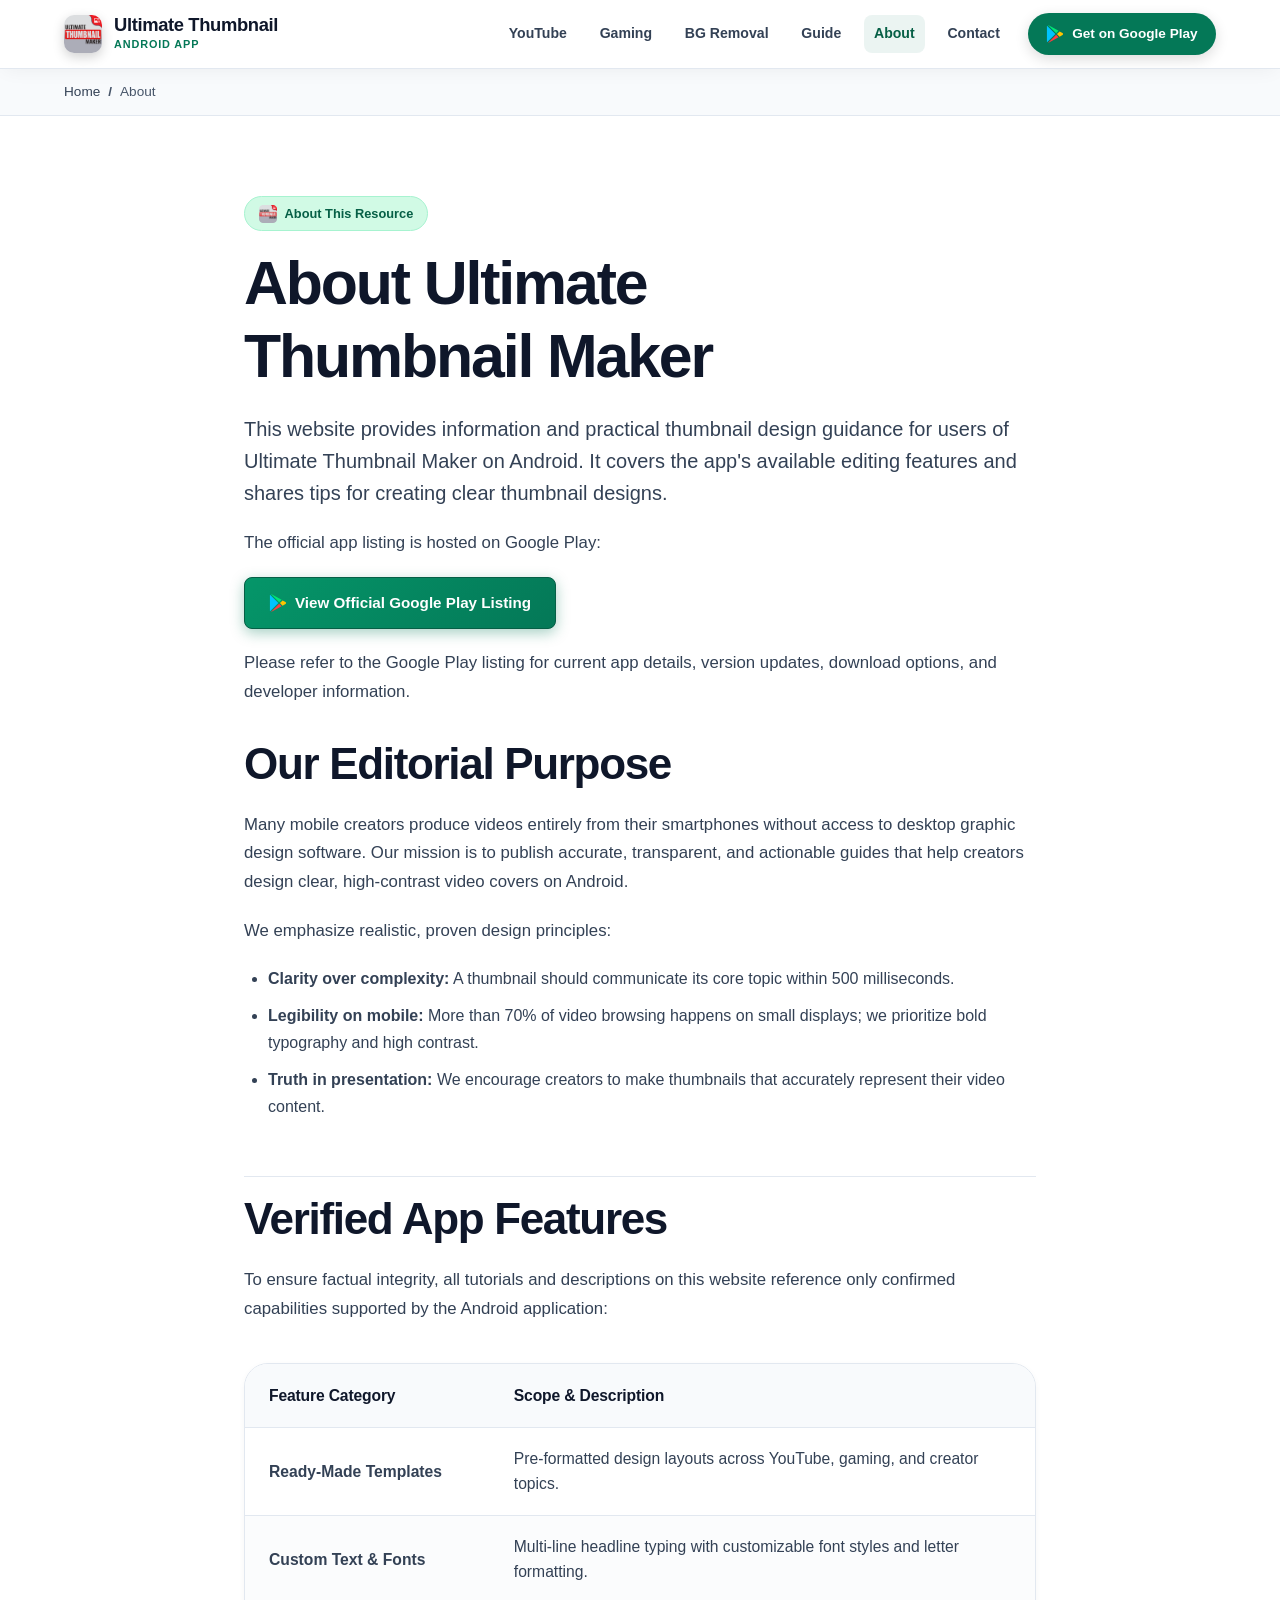
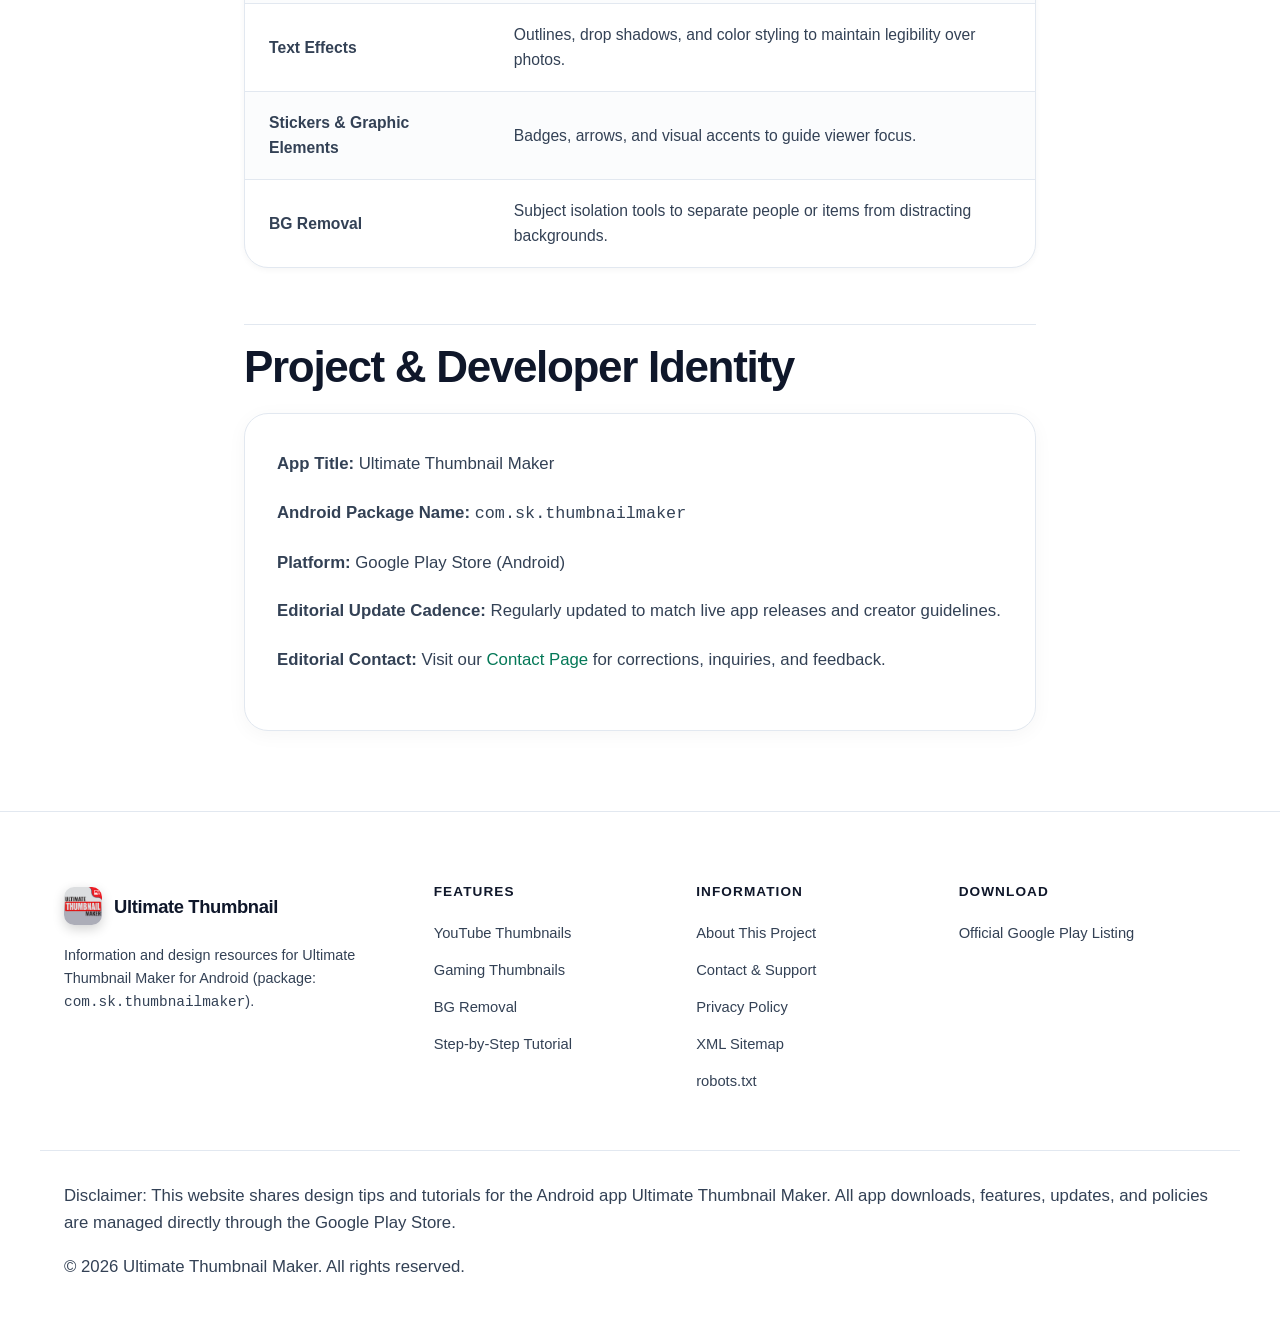
<file: about/index.html>
<!DOCTYPE html>
<html lang="en">
<head>
  <meta charset="UTF-8">
  <meta name="viewport" content="width=device-width, initial-scale=1.0">
  <title>About Ultimate Thumbnail Maker | Project Overview &amp; Editorial Mission</title>
  <meta name="description" content="Learn about the Ultimate Thumbnail Maker website, editorial guidelines, and verified Android application information.">
  <link rel="canonical" href="https://ultimatethumbnailmaker.pages.dev/about/">
  
  <!-- Open Graph -->
  <meta property="og:type" content="website">
  <meta property="og:site_name" content="Ultimate Thumbnail Maker">
  <meta property="og:title" content="About Ultimate Thumbnail Maker | Project Overview &amp; Editorial Mission">
  <meta property="og:description" content="Learn about the Ultimate Thumbnail Maker website, editorial guidelines, and verified Android application information.">
  <meta property="og:url" content="https://ultimatethumbnailmaker.pages.dev/about/">
  <meta property="og:image" content="https://ultimatethumbnailmaker.pages.dev/assets/images/og-image.webp">
  
  <!-- Twitter Card -->
  <meta name="twitter:card" content="summary_large_image">
  <meta name="twitter:title" content="About Ultimate Thumbnail Maker">
  <meta name="twitter:description" content="Learn about the Ultimate Thumbnail Maker website, editorial guidelines, and verified Android application information.">
  <meta name="twitter:image" content="https://ultimatethumbnailmaker.pages.dev/assets/images/og-image.webp">
  
  <link rel="icon" type="image/png" href="/assets/images/favicon.png">
  <link rel="apple-touch-icon" href="/assets/images/app-icon.png">
  <link rel="stylesheet" href="/assets/css/styles.css?v=2026-v3">
</head>
<body>
  <a href="#main-content" class="skip-to-content">Skip to main content</a>

  <!-- Header -->
  <header class="site-header">
    <div class="container nav-container">
      <a href="/" class="brand" aria-label="Ultimate Thumbnail Maker Home">
        <img src="/assets/images/app-icon.png" alt="Ultimate Thumbnail Maker App Icon" class="brand-icon" width="36" height="36">
        <span class="brand-text">
          <span class="brand-title">Ultimate Thumbnail</span>
          <span class="brand-subtitle">Android App</span>
        </span>
      </a>

      <button type="button" class="mobile-toggle" aria-expanded="false" aria-controls="nav-menu" aria-label="Open navigation menu">
        <svg width="24" height="24" fill="none" viewBox="0 0 24 24" stroke="currentColor" aria-hidden="true">
          <path stroke-linecap="round" stroke-linejoin="round" stroke-width="2" d="M4 6h16M4 12h16M4 18h16" />
        </svg>
      </button>

      <nav class="nav-menu" id="nav-menu" aria-label="Main Navigation">
        <a href="/youtube-thumbnail-maker/" class="nav-link">YouTube</a>
        <a href="/gaming-thumbnail-maker/" class="nav-link">Gaming</a>
        <a href="/thumbnail-maker-with-background-removal/" class="nav-link">BG Removal</a>
        <a href="/how-to-make-a-youtube-thumbnail/" class="nav-link">Guide</a>
        <a href="/about/" class="nav-link active">About</a>
        <a href="/contact/" class="nav-link">Contact</a>
        <a href="https://play.google.com/store/apps/details?id=com.sk.thumbnailmaker" 
           class="nav-cta-btn js-play-store-cta" 
           data-source-page="about-nav" 
           target="_blank" 
           rel="noopener">
          <svg class="btn-icon" viewBox="0 0 24 24" width="20" height="20" aria-hidden="true">
  <path d="M1.337.924a1.486 1.486 0 0 0-.112.568v21.017c0 .217.045.419.124.6l11.155-11.087L1.337.924z" fill="#00C3FF"/>
  <path d="M13.544 10.989l3.258-3.238L3.45.195a1.466 1.466 0 0 0-.946-.179l11.04 10.973z" fill="#00E676"/>
  <path d="M13.544 13.056l-11 10.933c.298.036.612-.016.906-.183l13.324-7.54-3.23-3.21z" fill="#FF3A44"/>
  <path d="M22.018 13.298l-3.919 2.218-3.515-3.493 3.543-3.521 3.891 2.202a1.49 1.49 0 0 1 0 2.594z" fill="#FFC400"/>
</svg>
          <span>Get on Google Play</span>
        </a>
      </nav>
    </div>
  </header>

  <!-- Breadcrumbs -->
  <div class="breadcrumbs">
    <div class="container">
      <ol class="breadcrumb-list">
        <li class="breadcrumb-item"><a href="/">Home</a></li>
        <li class="breadcrumb-separator" aria-hidden="true">/</li>
        <li class="breadcrumb-item" aria-current="page">About</li>
      </ol>
    </div>
  </div>

  <main id="main-content">
    <section class="section">
      <div class="container article-content">
        <div class="badge-pill badge-pill--accent">
          <img src="/assets/images/app-icon.png" alt="App Icon" class="badge-icon-inline" width="20" height="20">
          <span>About This Resource</span>
        </div>
        <h1>About Ultimate Thumbnail Maker</h1>
        
        <p class="hero-lead">
          This website provides information and practical thumbnail design guidance for users of Ultimate Thumbnail Maker on Android. It covers the app's available editing features and shares tips for creating clear thumbnail designs.
        </p>

        <p>
          The official app listing is hosted on Google Play:
        </p>
        <p>
          <a href="https://play.google.com/store/apps/details?id=com.sk.thumbnailmaker" 
             class="btn btn-primary js-play-store-cta" 
             data-source-page="about-official-link" 
             target="_blank" 
             rel="noopener">
            <svg class="btn-icon" viewBox="0 0 24 24" width="20" height="20" aria-hidden="true">
  <path d="M1.337.924a1.486 1.486 0 0 0-.112.568v21.017c0 .217.045.419.124.6l11.155-11.087L1.337.924z" fill="#00C3FF"/>
  <path d="M13.544 10.989l3.258-3.238L3.45.195a1.466 1.466 0 0 0-.946-.179l11.04 10.973z" fill="#00E676"/>
  <path d="M13.544 13.056l-11 10.933c.298.036.612-.016.906-.183l13.324-7.54-3.23-3.21z" fill="#FF3A44"/>
  <path d="M22.018 13.298l-3.919 2.218-3.515-3.493 3.543-3.521 3.891 2.202a1.49 1.49 0 0 1 0 2.594z" fill="#FFC400"/>
</svg>
            <span>View Official Google Play Listing</span>
          </a>
        </p>
        <p>
          Please refer to the Google Play listing for current app details, version updates, download options, and developer information.
        </p>

        <h2>Our Editorial Purpose</h2>
        <p>
          Many mobile creators produce videos entirely from their smartphones without access to desktop graphic design software. Our mission is to publish accurate, transparent, and actionable guides that help creators design clear, high-contrast video covers on Android.
        </p>
        <p>
          We emphasize realistic, proven design principles:
        </p>
        <ul>
          <li><strong>Clarity over complexity:</strong> A thumbnail should communicate its core topic within 500 milliseconds.</li>
          <li><strong>Legibility on mobile:</strong> More than 70% of video browsing happens on small displays; we prioritize bold typography and high contrast.</li>
          <li><strong>Truth in presentation:</strong> We encourage creators to make thumbnails that accurately represent their video content.</li>
        </ul>

        <h2>Verified App Features</h2>
        <p>
          To ensure factual integrity, all tutorials and descriptions on this website reference only confirmed capabilities supported by the Android application:
        </p>
        <div class="table-wrapper">
          <table>
            <thead>
              <tr>
                <th scope="col">Feature Category</th>
                <th scope="col">Scope &amp; Description</th>
              </tr>
            </thead>
            <tbody>
              <tr>
                <td><strong>Ready-Made Templates</strong></td>
                <td>Pre-formatted design layouts across YouTube, gaming, and creator topics.</td>
              </tr>
              <tr>
                <td><strong>Custom Text &amp; Fonts</strong></td>
                <td>Multi-line headline typing with customizable font styles and letter formatting.</td>
              </tr>
              <tr>
                <td><strong>Text Effects</strong></td>
                <td>Outlines, drop shadows, and color styling to maintain legibility over photos.</td>
              </tr>
              <tr>
                <td><strong>Stickers &amp; Graphic Elements</strong></td>
                <td>Badges, arrows, and visual accents to guide viewer focus.</td>
              </tr>
              <tr>
                <td><strong>BG Removal</strong></td>
                <td>Subject isolation tools to separate people or items from distracting backgrounds.</td>
              </tr>
            </tbody>
          </table>
        </div>

        <h2>Project &amp; Developer Identity</h2>
        <div class="card">
          <p><strong>App Title:</strong> Ultimate Thumbnail Maker</p>
          <p><strong>Android Package Name:</strong> <code>com.sk.thumbnailmaker</code></p>
          <p><strong>Platform:</strong> Google Play Store (Android)</p>
          <p><strong>Editorial Update Cadence:</strong> Regularly updated to match live app releases and creator guidelines.</p>
          <p><strong>Editorial Contact:</strong> Visit our <a href="/contact/">Contact Page</a> for corrections, inquiries, and feedback.</p>
        </div>
      </div>
    </section>
  </main>

  <!-- Footer -->
  <footer class="site-footer">
    <div class="container footer-grid">
      <div class="footer-brand">
        <div class="brand">
          <img src="/assets/images/app-icon.png" alt="Ultimate Thumbnail Maker App Icon" class="brand-icon" width="28" height="28">
          <span class="brand-title">Ultimate Thumbnail</span>
        </div>
        <p>Information and design resources for Ultimate Thumbnail Maker for Android (package: <code>com.sk.thumbnailmaker</code>).</p>
      </div>

      <div>
        <h3 class="footer-heading">Features</h3>
        <ul class="footer-links">
          <li><a href="/youtube-thumbnail-maker/">YouTube Thumbnails</a></li>
          <li><a href="/gaming-thumbnail-maker/">Gaming Thumbnails</a></li>
          <li><a href="/thumbnail-maker-with-background-removal/">BG Removal</a></li>
          <li><a href="/how-to-make-a-youtube-thumbnail/">Step-by-Step Tutorial</a></li>
        </ul>
      </div>

      <div>
        <h3 class="footer-heading">Information</h3>
        <ul class="footer-links">
          <li><a href="/about/">About This Project</a></li>
          <li><a href="/contact/">Contact &amp; Support</a></li>
          <li><a href="/privacy-policy/">Privacy Policy</a></li>
          <li><a href="/sitemap.xml">XML Sitemap</a></li>
          <li><a href="/robots.txt">robots.txt</a></li>
        </ul>
      </div>

      <div>
        <h3 class="footer-heading">Download</h3>
        <ul class="footer-links">
          <li>
            <a href="https://play.google.com/store/apps/details?id=com.sk.thumbnailmaker" 
               class="js-play-store-cta" 
               data-source-page="about-footer" 
               target="_blank" 
               rel="noopener">
              Official Google Play Listing
            </a>
          </li>
        </ul>
      </div>
    </div>

    <div class="container footer-bottom">
      <p class="footer-disclaimer">
        Disclaimer: This website shares design tips and tutorials for the Android app Ultimate Thumbnail Maker. All app downloads, features, updates, and policies are managed directly through the Google Play Store.
      </p>
      <p>&copy; <span id="current-year">2026</span> Ultimate Thumbnail Maker. All rights reserved.</p>
    </div>
  </footer>

  <script src="/assets/js/main.js" defer></script>
</body>
</html>
</file>
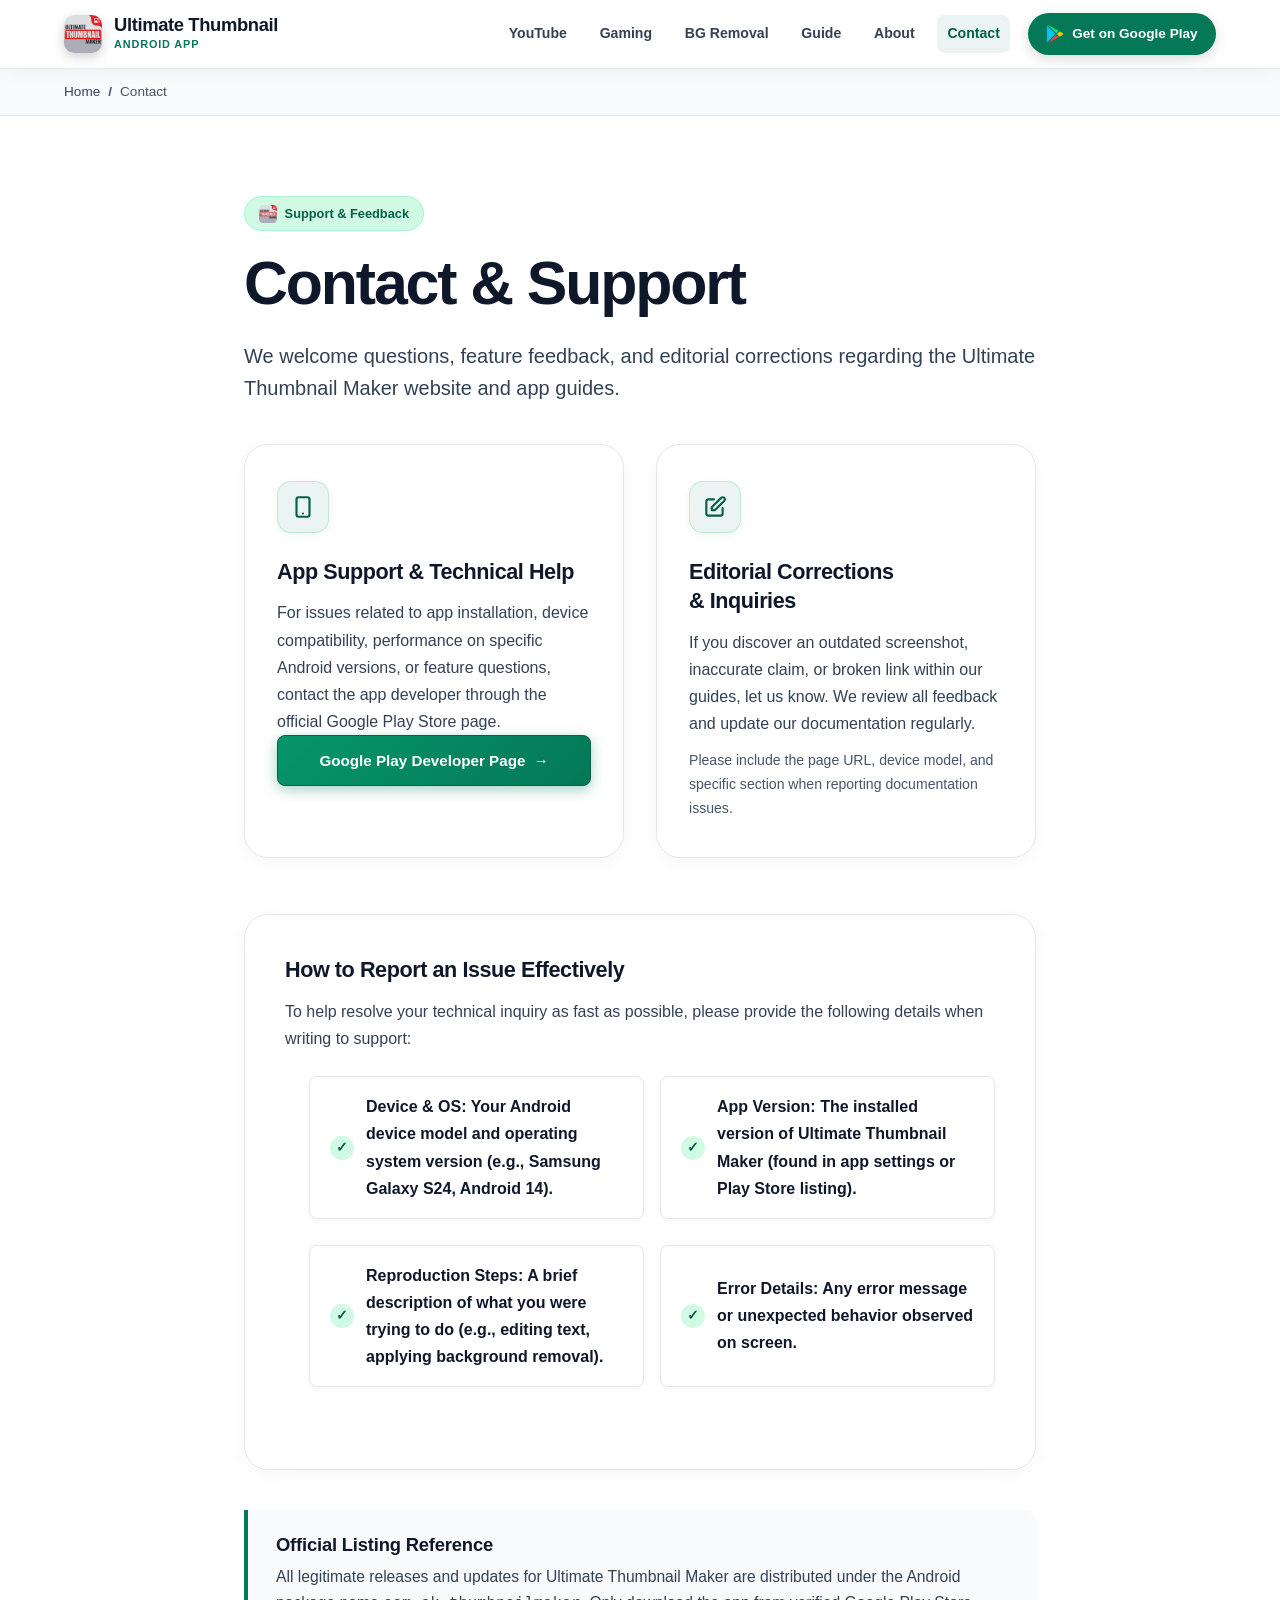
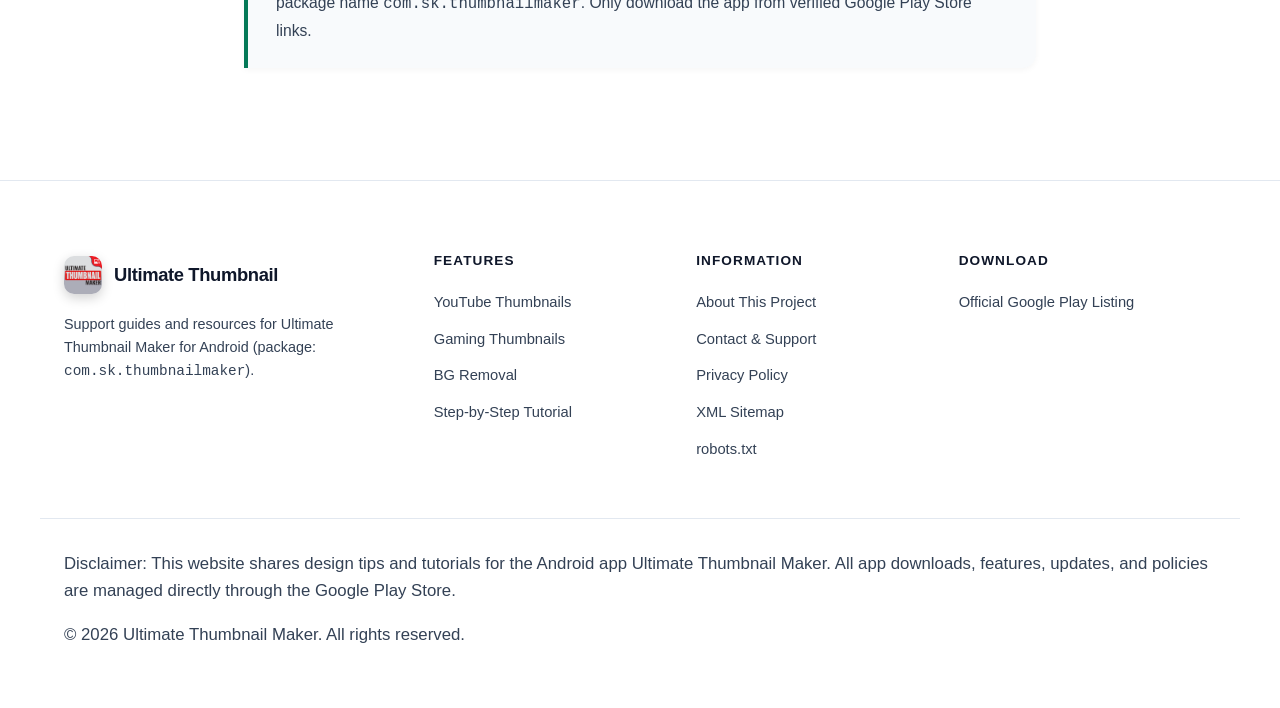
<file: contact/index.html>
<!DOCTYPE html>
<html lang="en">
<head>
  <meta charset="UTF-8">
  <meta name="viewport" content="width=device-width, initial-scale=1.0">
  <title>Contact &amp; Support | Ultimate Thumbnail Maker</title>
  <meta name="description" content="Reach out for technical support, feedback, and editorial inquiries regarding Ultimate Thumbnail Maker for Android.">
  <link rel="canonical" href="https://ultimatethumbnailmaker.pages.dev/contact/">
  
  <!-- Open Graph -->
  <meta property="og:type" content="website">
  <meta property="og:site_name" content="Ultimate Thumbnail Maker">
  <meta property="og:title" content="Contact &amp; Support | Ultimate Thumbnail Maker">
  <meta property="og:description" content="Reach out for technical support, feedback, and editorial inquiries regarding Ultimate Thumbnail Maker for Android.">
  <meta property="og:url" content="https://ultimatethumbnailmaker.pages.dev/contact/">
  <meta property="og:image" content="https://ultimatethumbnailmaker.pages.dev/assets/images/og-image.webp">
  
  <!-- Twitter Card -->
  <meta name="twitter:card" content="summary_large_image">
  <meta name="twitter:title" content="Contact &amp; Support | Ultimate Thumbnail Maker">
  <meta name="twitter:description" content="Reach out for technical support, feedback, and editorial inquiries regarding Ultimate Thumbnail Maker for Android.">
  <meta name="twitter:image" content="https://ultimatethumbnailmaker.pages.dev/assets/images/og-image.webp">
  
  <link rel="icon" type="image/png" href="/assets/images/favicon.png">
  <link rel="apple-touch-icon" href="/assets/images/app-icon.png">
  <link rel="stylesheet" href="/assets/css/styles.css?v=2026-v3">
</head>
<body>
  <a href="#main-content" class="skip-to-content">Skip to main content</a>

  <!-- Header -->
  <header class="site-header">
    <div class="container nav-container">
      <a href="/" class="brand" aria-label="Ultimate Thumbnail Maker Home">
        <img src="/assets/images/app-icon.png" alt="Ultimate Thumbnail Maker App Icon" class="brand-icon" width="36" height="36">
        <span class="brand-text">
          <span class="brand-title">Ultimate Thumbnail</span>
          <span class="brand-subtitle">Android App</span>
        </span>
      </a>

      <button type="button" class="mobile-toggle" aria-expanded="false" aria-controls="nav-menu" aria-label="Open navigation menu">
        <svg width="24" height="24" fill="none" viewBox="0 0 24 24" stroke="currentColor" aria-hidden="true">
          <path stroke-linecap="round" stroke-linejoin="round" stroke-width="2" d="M4 6h16M4 12h16M4 18h16" />
        </svg>
      </button>

      <nav class="nav-menu" id="nav-menu" aria-label="Main Navigation">
        <a href="/youtube-thumbnail-maker/" class="nav-link">YouTube</a>
        <a href="/gaming-thumbnail-maker/" class="nav-link">Gaming</a>
        <a href="/thumbnail-maker-with-background-removal/" class="nav-link">BG Removal</a>
        <a href="/how-to-make-a-youtube-thumbnail/" class="nav-link">Guide</a>
        <a href="/about/" class="nav-link">About</a>
        <a href="/contact/" class="nav-link active">Contact</a>
        <a href="https://play.google.com/store/apps/details?id=com.sk.thumbnailmaker" 
           class="nav-cta-btn js-play-store-cta" 
           data-source-page="contact-nav" 
           target="_blank" 
           rel="noopener">
          <svg class="btn-icon" viewBox="0 0 24 24" width="20" height="20" aria-hidden="true">
  <path d="M1.337.924a1.486 1.486 0 0 0-.112.568v21.017c0 .217.045.419.124.6l11.155-11.087L1.337.924z" fill="#00C3FF"/>
  <path d="M13.544 10.989l3.258-3.238L3.45.195a1.466 1.466 0 0 0-.946-.179l11.04 10.973z" fill="#00E676"/>
  <path d="M13.544 13.056l-11 10.933c.298.036.612-.016.906-.183l13.324-7.54-3.23-3.21z" fill="#FF3A44"/>
  <path d="M22.018 13.298l-3.919 2.218-3.515-3.493 3.543-3.521 3.891 2.202a1.49 1.49 0 0 1 0 2.594z" fill="#FFC400"/>
</svg>
          <span>Get on Google Play</span>
        </a>
      </nav>
    </div>
  </header>

  <!-- Breadcrumbs -->
  <div class="breadcrumbs">
    <div class="container">
      <ol class="breadcrumb-list">
        <li class="breadcrumb-item"><a href="/">Home</a></li>
        <li class="breadcrumb-separator" aria-hidden="true">/</li>
        <li class="breadcrumb-item" aria-current="page">Contact</li>
      </ol>
    </div>
  </div>

  <main id="main-content">
    <section class="section">
      <div class="container article-content">
        <div class="badge-pill badge-pill--accent">
          <img src="/assets/images/app-icon.png" alt="App Icon" class="badge-icon-inline" width="20" height="20">
          <span>Support &amp; Feedback</span>
        </div>
        <h1>Contact &amp; Support</h1>
        <p class="hero-lead">
          We welcome questions, feature feedback, and editorial corrections regarding the Ultimate Thumbnail Maker website and app guides.
        </p>

        <div class="grid-2" style="margin-top: 2.5rem;">
          <div class="card">
            <div class="card-icon">
              <svg width="24" height="24" fill="none" viewBox="0 0 24 24" stroke="currentColor" aria-hidden="true">
                <path stroke-linecap="round" stroke-linejoin="round" stroke-width="2" d="M12 18h.01M8 21h8a2 2 0 002-2V5a2 2 0 00-2-2H8a2 2 0 00-2 2v14a2 2 0 002 2z" />
              </svg>
            </div>
            <h2 class="card-title">App Support &amp; Technical Help</h2>
            <p class="card-desc">
              For issues related to app installation, device compatibility, performance on specific Android versions, or feature questions, contact the app developer through the official Google Play Store page.
            </p>
            <a href="https://play.google.com/store/apps/details?id=com.sk.thumbnailmaker" 
               class="btn btn-primary js-play-store-cta" 
               data-source-page="contact-play-support" 
               target="_blank" 
               rel="noopener">
              <span>Google Play Developer Page</span>
              <span aria-hidden="true">&rarr;</span>
            </a>
          </div>

          <div class="card">
            <div class="card-icon">
              <svg width="24" height="24" fill="none" viewBox="0 0 24 24" stroke="currentColor" aria-hidden="true">
                <path stroke-linecap="round" stroke-linejoin="round" stroke-width="2" d="M11 5H6a2 2 0 00-2 2v11a2 2 0 002 2h11a2 2 0 002-2v-5m-1.414-9.414a2 2 0 112.828 2.828L11.828 15H9v-2.828l8.586-8.586z" />
              </svg>
            </div>
            <h2 class="card-title">Editorial Corrections &amp; Inquiries</h2>
            <p class="card-desc">
              If you discover an outdated screenshot, inaccurate claim, or broken link within our guides, let us know. We review all feedback and update our documentation regularly.
            </p>
            <p class="card-desc" style="color: var(--text-muted); font-size: 0.88rem;">
              Please include the page URL, device model, and specific section when reporting documentation issues.
            </p>
          </div>
        </div>

        <div class="card" style="margin-top: 3.5rem; padding: 2.5rem;">
          <h2 class="card-title" style="margin-bottom: 0.75rem;">How to Report an Issue Effectively</h2>
          <p class="card-desc" style="margin-bottom: 1.5rem;">
            To help resolve your technical inquiry as fast as possible, please provide the following details when writing to support:
          </p>
          <ul class="checklist" style="margin-top: 0;">
            <li class="checklist-item">
              <span class="checklist-icon" aria-hidden="true">&#10003;</span>
              <div><strong>Device &amp; OS:</strong> Your Android device model and operating system version (e.g., Samsung Galaxy S24, Android 14).</div>
            </li>
            <li class="checklist-item">
              <span class="checklist-icon" aria-hidden="true">&#10003;</span>
              <div><strong>App Version:</strong> The installed version of Ultimate Thumbnail Maker (found in app settings or Play Store listing).</div>
            </li>
            <li class="checklist-item">
              <span class="checklist-icon" aria-hidden="true">&#10003;</span>
              <div><strong>Reproduction Steps:</strong> A brief description of what you were trying to do (e.g., editing text, applying background removal).</div>
            </li>
            <li class="checklist-item">
              <span class="checklist-icon" aria-hidden="true">&#10003;</span>
              <div><strong>Error Details:</strong> Any error message or unexpected behavior observed on screen.</div>
            </li>
          </ul>
        </div>

        <div class="callout" style="margin-top: 2.5rem;">
          <h3 class="callout-title">Official Listing Reference</h3>
          <p>
            All legitimate releases and updates for Ultimate Thumbnail Maker are distributed under the Android package name <code>com.sk.thumbnailmaker</code>. Only download the app from verified Google Play Store links.
          </p>
        </div>
      </div>
    </section>
  </main>

  <!-- Footer -->
  <footer class="site-footer">
    <div class="container footer-grid">
      <div class="footer-brand">
        <div class="brand">
          <img src="/assets/images/app-icon.png" alt="Ultimate Thumbnail Maker App Icon" class="brand-icon" width="28" height="28">
          <span class="brand-title">Ultimate Thumbnail</span>
        </div>
        <p>Support guides and resources for Ultimate Thumbnail Maker for Android (package: <code>com.sk.thumbnailmaker</code>).</p>
      </div>

      <div>
        <h3 class="footer-heading">Features</h3>
        <ul class="footer-links">
          <li><a href="/youtube-thumbnail-maker/">YouTube Thumbnails</a></li>
          <li><a href="/gaming-thumbnail-maker/">Gaming Thumbnails</a></li>
          <li><a href="/thumbnail-maker-with-background-removal/">BG Removal</a></li>
          <li><a href="/how-to-make-a-youtube-thumbnail/">Step-by-Step Tutorial</a></li>
        </ul>
      </div>

      <div>
        <h3 class="footer-heading">Information</h3>
        <ul class="footer-links">
          <li><a href="/about/">About This Project</a></li>
          <li><a href="/contact/">Contact &amp; Support</a></li>
          <li><a href="/privacy-policy/">Privacy Policy</a></li>
          <li><a href="/sitemap.xml">XML Sitemap</a></li>
          <li><a href="/robots.txt">robots.txt</a></li>
        </ul>
      </div>

      <div>
        <h3 class="footer-heading">Download</h3>
        <ul class="footer-links">
          <li>
            <a href="https://play.google.com/store/apps/details?id=com.sk.thumbnailmaker" 
               class="js-play-store-cta" 
               data-source-page="contact-footer" 
               target="_blank" 
               rel="noopener">
              Official Google Play Listing
            </a>
          </li>
        </ul>
      </div>
    </div>

    <div class="container footer-bottom">
      <p class="footer-disclaimer">
        Disclaimer: This website shares design tips and tutorials for the Android app Ultimate Thumbnail Maker. All app downloads, features, updates, and policies are managed directly through the Google Play Store.
      </p>
      <p>&copy; <span id="current-year">2026</span> Ultimate Thumbnail Maker. All rights reserved.</p>
    </div>
  </footer>

  <script src="/assets/js/main.js" defer></script>
</body>
</html>
</file>
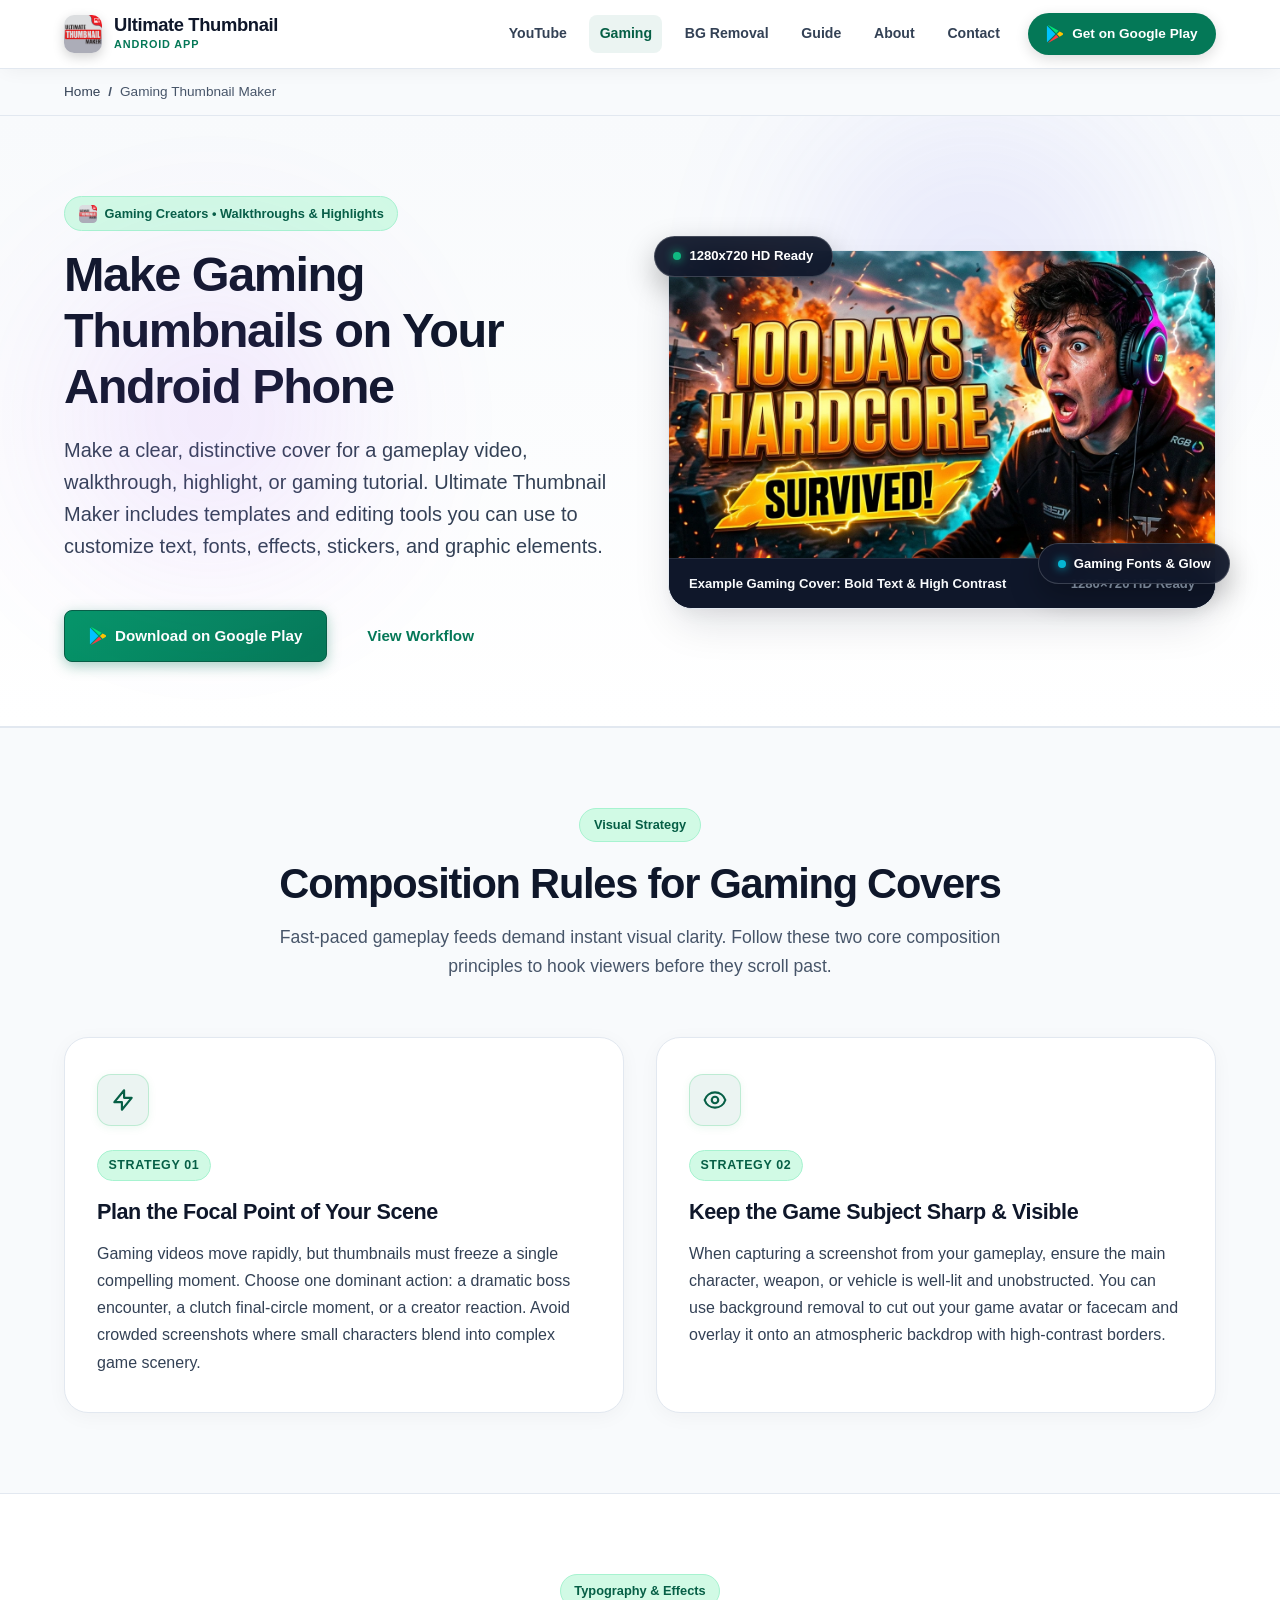
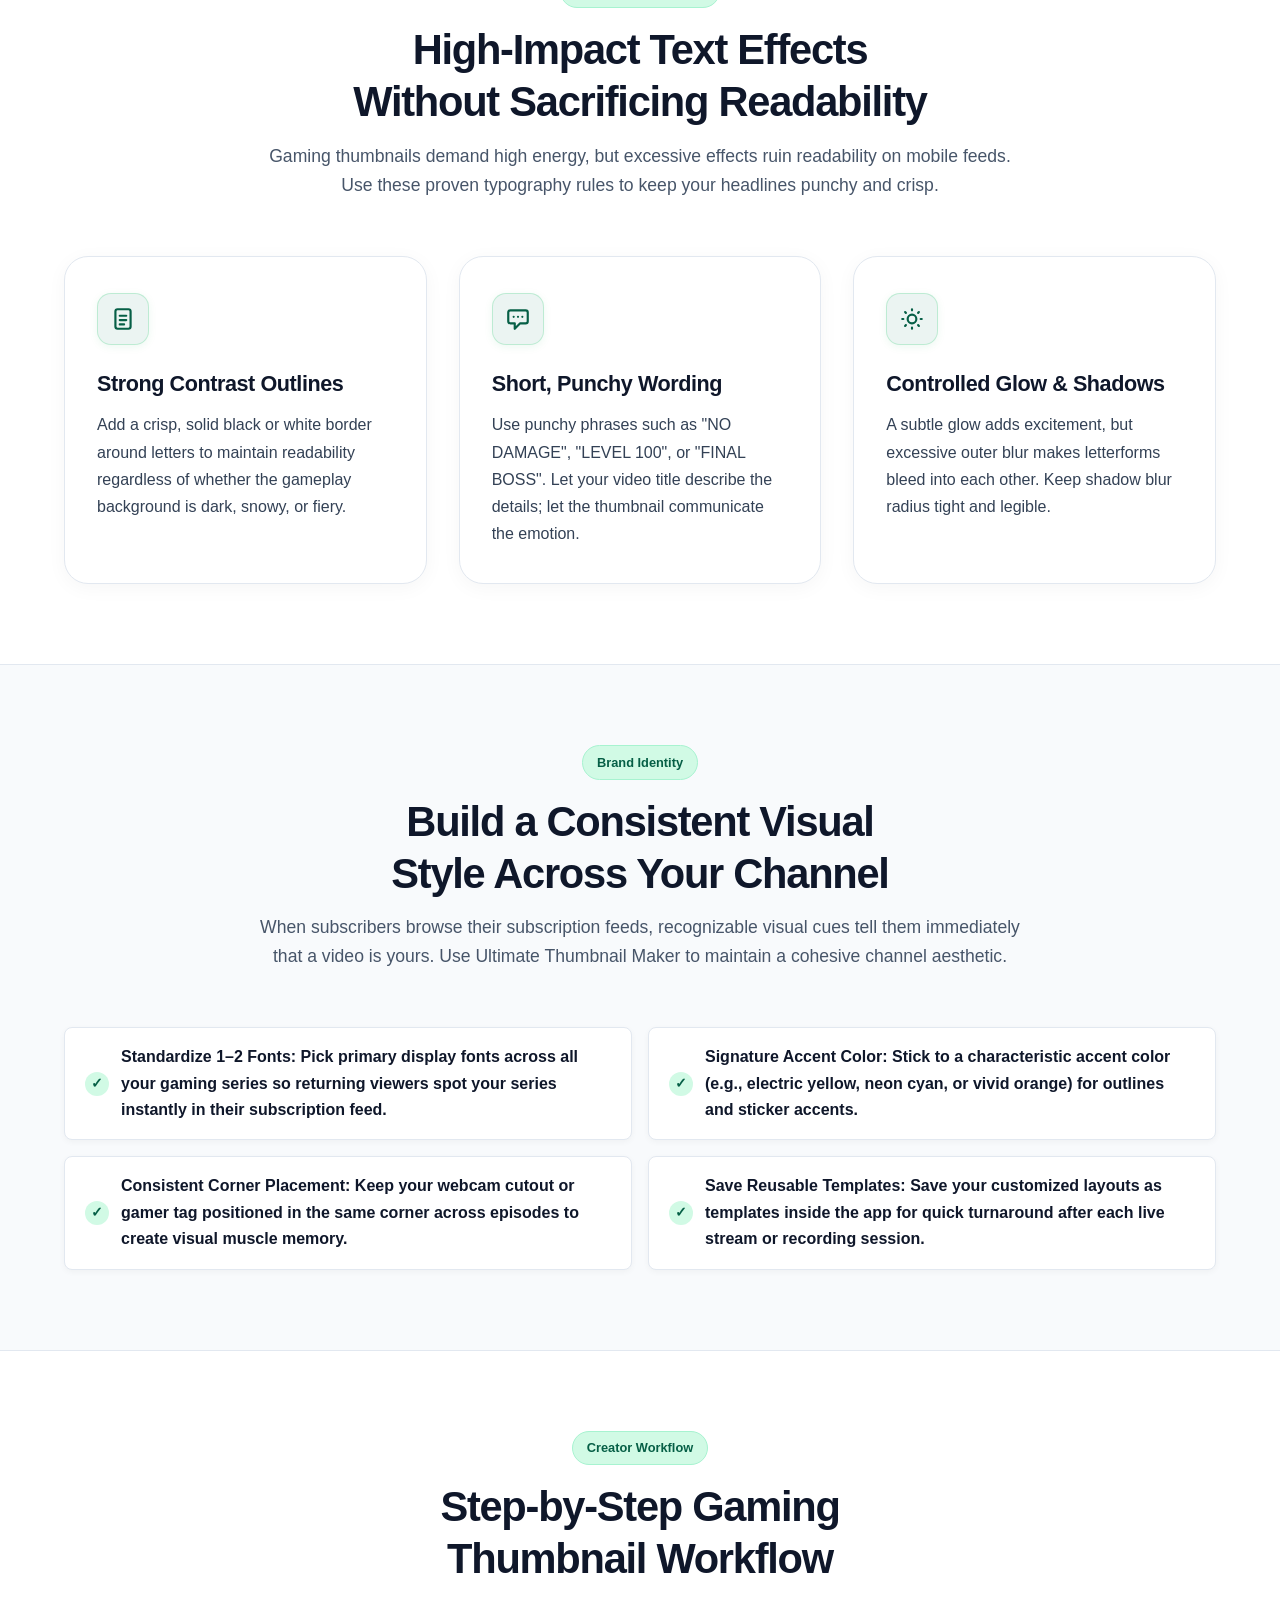
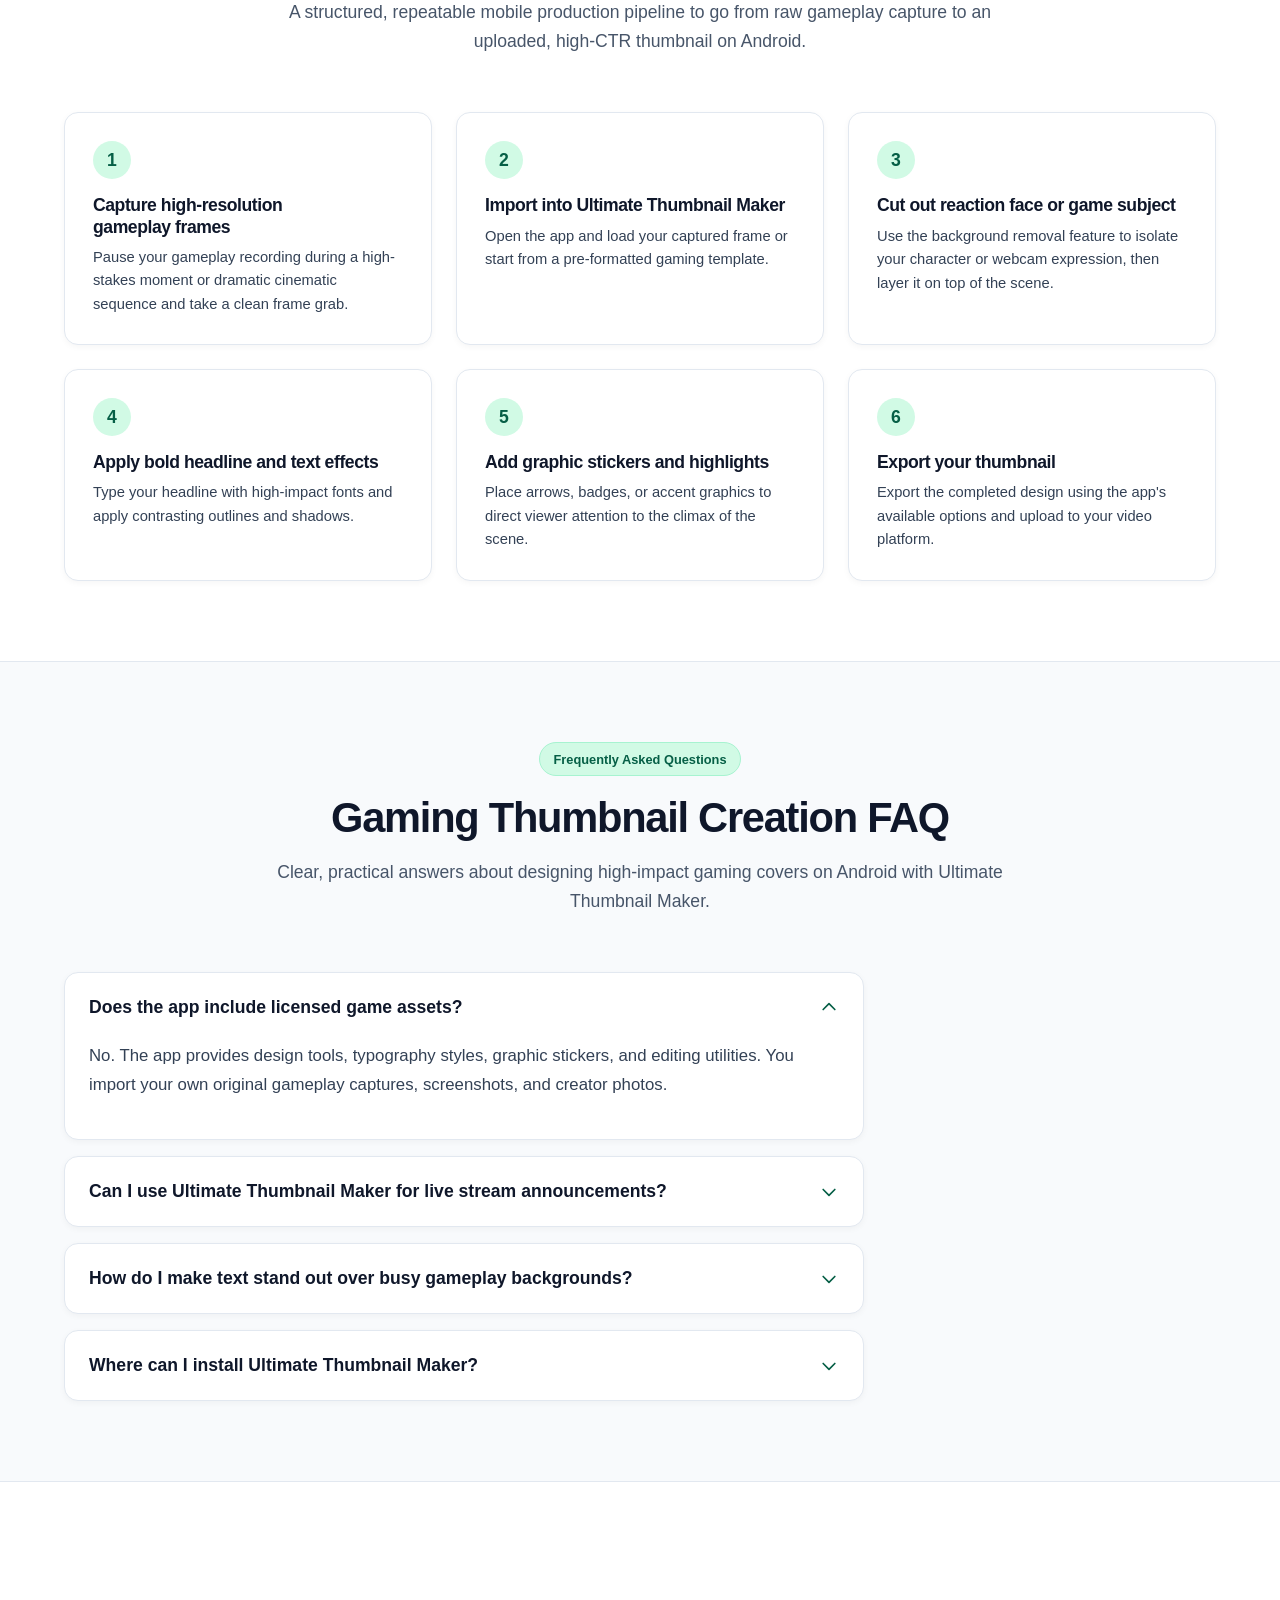
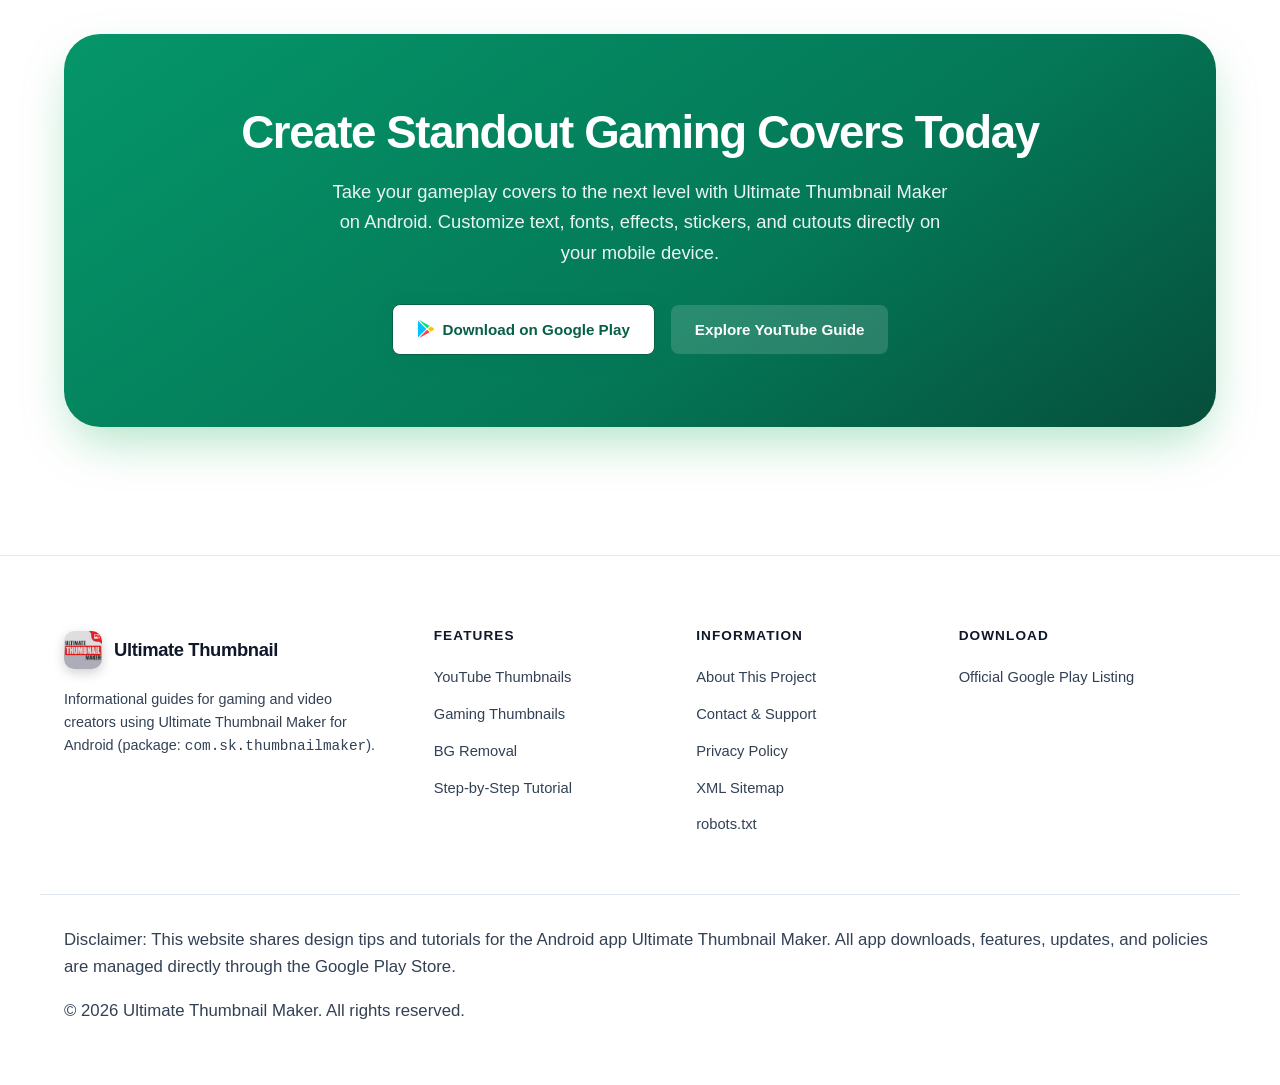
<file: gaming-thumbnail-maker/index.html>
<!DOCTYPE html>
<html lang="en">
<head>
  <meta charset="UTF-8">
  <meta name="viewport" content="width=device-width, initial-scale=1.0">
  <title>Gaming Thumbnail Maker for Android | Ultimate Thumbnail Maker</title>
  <meta name="description" content="Create gaming video covers on Android with customizable text, fonts, effects, templates, stickers, and graphic elements.">
  <link rel="canonical" href="https://ultimatethumbnailmaker.pages.dev/gaming-thumbnail-maker/">
  
  <!-- Open Graph -->
  <meta property="og:type" content="article">
  <meta property="og:site_name" content="Ultimate Thumbnail Maker">
  <meta property="og:title" content="Gaming Thumbnail Maker for Android | Ultimate Thumbnail Maker">
  <meta property="og:description" content="Create gaming video covers on Android with customizable text, fonts, effects, templates, stickers, and graphic elements.">
  <meta property="og:url" content="https://ultimatethumbnailmaker.pages.dev/gaming-thumbnail-maker/">
  <meta property="og:image" content="https://ultimatethumbnailmaker.pages.dev/assets/images/gaming-thumbnail-example.webp">
  
  <!-- Twitter Card -->
  <meta name="twitter:card" content="summary_large_image">
  <meta name="twitter:title" content="Gaming Thumbnail Maker for Android">
  <meta name="twitter:description" content="Create gaming video covers on Android with customizable text, fonts, effects, templates, stickers, and graphic elements.">
  <meta name="twitter:image" content="https://ultimatethumbnailmaker.pages.dev/assets/images/gaming-thumbnail-example.webp">
  
  <link rel="icon" type="image/png" href="/assets/images/favicon.png">
  <link rel="apple-touch-icon" href="/assets/images/app-icon.png">
  <link rel="stylesheet" href="/assets/css/styles.css?v=2026-v3">
</head>
<body>
  <a href="#main-content" class="skip-to-content">Skip to main content</a>

  <!-- Header -->
  <header class="site-header">
    <div class="container nav-container">
      <a href="/" class="brand" aria-label="Ultimate Thumbnail Maker Home">
        <img src="/assets/images/app-icon.png" alt="Ultimate Thumbnail Maker App Icon" class="brand-icon" width="36" height="36">
        <span class="brand-text">
          <span class="brand-title">Ultimate Thumbnail</span>
          <span class="brand-subtitle">Android App</span>
        </span>
      </a>

      <button type="button" class="mobile-toggle" aria-expanded="false" aria-controls="nav-menu" aria-label="Open navigation menu">
        <svg width="24" height="24" fill="none" viewBox="0 0 24 24" stroke="currentColor" aria-hidden="true">
          <path stroke-linecap="round" stroke-linejoin="round" stroke-width="2" d="M4 6h16M4 12h16M4 18h16" />
        </svg>
      </button>

      <nav class="nav-menu" id="nav-menu" aria-label="Main Navigation">
        <a href="/youtube-thumbnail-maker/" class="nav-link">YouTube</a>
        <a href="/gaming-thumbnail-maker/" class="nav-link active">Gaming</a>
        <a href="/thumbnail-maker-with-background-removal/" class="nav-link">BG Removal</a>
        <a href="/how-to-make-a-youtube-thumbnail/" class="nav-link">Guide</a>
        <a href="/about/" class="nav-link">About</a>
        <a href="/contact/" class="nav-link">Contact</a>
        <a href="https://play.google.com/store/apps/details?id=com.sk.thumbnailmaker" 
           class="nav-cta-btn js-play-store-cta" 
           data-source-page="gaming-nav" 
           target="_blank" 
           rel="noopener">
          <svg class="btn-icon" viewBox="0 0 24 24" width="20" height="20" aria-hidden="true">
  <path d="M1.337.924a1.486 1.486 0 0 0-.112.568v21.017c0 .217.045.419.124.6l11.155-11.087L1.337.924z" fill="#00C3FF"/>
  <path d="M13.544 10.989l3.258-3.238L3.45.195a1.466 1.466 0 0 0-.946-.179l11.04 10.973z" fill="#00E676"/>
  <path d="M13.544 13.056l-11 10.933c.298.036.612-.016.906-.183l13.324-7.54-3.23-3.21z" fill="#FF3A44"/>
  <path d="M22.018 13.298l-3.919 2.218-3.515-3.493 3.543-3.521 3.891 2.202a1.49 1.49 0 0 1 0 2.594z" fill="#FFC400"/>
</svg>
          <span>Get on Google Play</span>
        </a>
      </nav>
    </div>
  </header>

  <!-- Breadcrumbs -->
  <div class="breadcrumbs">
    <div class="container">
      <ol class="breadcrumb-list">
        <li class="breadcrumb-item"><a href="/">Home</a></li>
        <li class="breadcrumb-separator" aria-hidden="true">/</li>
        <li class="breadcrumb-item" aria-current="page">Gaming Thumbnail Maker</li>
      </ol>
    </div>
  </div>

  <main id="main-content">
    <section class="hero">
      <div class="ambient-glow-wrapper" aria-hidden="true">
        <div class="ambient-orb ambient-orb--indigo"></div>
        <div class="ambient-orb ambient-orb--purple"></div>
      </div>

      <div class="container hero-grid">
        <div class="hero-content">
          <div class="badge-pill badge-pill--accent">
            <img src="/assets/images/app-icon.png" alt="App Icon" class="badge-icon-inline" width="20" height="20">
            <span>Gaming Creators • Walkthroughs &amp; Highlights</span>
          </div>
          <h1>Make Gaming Thumbnails on Your Android Phone</h1>
          <p class="hero-lead">
            Make a clear, distinctive cover for a gameplay video, walkthrough, highlight, or gaming tutorial. Ultimate Thumbnail Maker includes templates and editing tools you can use to customize text, fonts, effects, stickers, and graphic elements.
          </p>
          <div class="hero-actions">
            <a href="https://play.google.com/store/apps/details?id=com.sk.thumbnailmaker" 
               class="btn btn-primary js-play-store-cta" 
               data-source-page="gaming-hero" 
               target="_blank" 
               rel="noopener">
              <svg class="btn-icon" viewBox="0 0 24 24" width="20" height="20" aria-hidden="true">
  <path d="M1.337.924a1.486 1.486 0 0 0-.112.568v21.017c0 .217.045.419.124.6l11.155-11.087L1.337.924z" fill="#00C3FF"/>
  <path d="M13.544 10.989l3.258-3.238L3.45.195a1.466 1.466 0 0 0-.946-.179l11.04 10.973z" fill="#00E676"/>
  <path d="M13.544 13.056l-11 10.933c.298.036.612-.016.906-.183l13.324-7.54-3.23-3.21z" fill="#FF3A44"/>
  <path d="M22.018 13.298l-3.919 2.218-3.515-3.493 3.543-3.521 3.891 2.202a1.49 1.49 0 0 1 0 2.594z" fill="#FFC400"/>
</svg>
              <span>Download on Google Play</span>
            </a>
            <a href="#gaming-workflow" class="btn btn-secondary">
              <span>View Workflow</span>
            </a>
          </div>
        </div>

        <div class="hero-media card-3d-wrap">
          <figure class="showcase-frame card-3d" data-tilt data-tilt-max="10">
            <div class="card-3d-inner">
              <img src="/assets/images/gaming-thumbnail-example.webp?v=gaming-hd" 
                   alt="High-contrast gaming thumbnail layout with bold typography and gameplay focal point" 
                   width="1280" 
                   height="720" 
                   loading="eager" 
                   fetchpriority="high">
              <div class="card-3d-glare"></div>
            </div>
            <figcaption class="showcase-caption">
              <span>Example Gaming Cover: Bold Text &amp; High Contrast</span>
              <span>1280×720 HD Ready</span>
            </figcaption>
          </figure>

          <!-- Floating 3D Micro-Badges -->
          <div class="floating-badge floating-badge--top-left">
            <span class="badge-dot pulse-emerald"></span>
            <span>1280x720 HD Ready</span>
          </div>
          <div class="floating-badge floating-badge--bottom-right">
            <span class="badge-dot pulse-cyan"></span>
            <span>Gaming Fonts &amp; Glow</span>
          </div>
        </div>
      </div>
    </section>

    <!-- Section 1: Visual Strategy & Focal Point -->
    <section class="section section--alt">
      <div class="container">
        <div class="section-header">
          <span class="badge-pill badge-pill--accent">Visual Strategy</span>
          <h2>Composition Rules for Gaming Covers</h2>
          <p class="section-subtitle">
            Fast-paced gameplay feeds demand instant visual clarity. Follow these two core composition principles to hook viewers before they scroll past.
          </p>
        </div>

        <div class="grid-2">
          <div class="card">
            <div class="card-icon">
              <svg width="24" height="24" fill="none" viewBox="0 0 24 24" stroke="currentColor" aria-hidden="true">
                <path stroke-linecap="round" stroke-linejoin="round" stroke-width="2" d="M13 10V3L4 14h7v7l9-11h-7z" />
              </svg>
            </div>
            <span class="card-step-badge">Strategy 01</span>
            <h3 class="card-title">Plan the Focal Point of Your Scene</h3>
            <p class="card-desc">
              Gaming videos move rapidly, but thumbnails must freeze a single compelling moment. Choose one dominant action: a dramatic boss encounter, a clutch final-circle moment, or a creator reaction. Avoid crowded screenshots where small characters blend into complex game scenery.
            </p>
          </div>

          <div class="card">
            <div class="card-icon">
              <svg width="24" height="24" fill="none" viewBox="0 0 24 24" stroke="currentColor" aria-hidden="true">
                <path stroke-linecap="round" stroke-linejoin="round" stroke-width="2" d="M15 12a3 3 0 11-6 0 3 3 0 016 0z" />
                <path stroke-linecap="round" stroke-linejoin="round" stroke-width="2" d="M2.458 12C3.732 7.943 7.523 5 12 5c4.478 0 8.268 2.943 9.542 7-1.274 4.057-5.064 7-9.542 7-4.477 0-8.268-2.943-9.542-7z" />
              </svg>
            </div>
            <span class="card-step-badge">Strategy 02</span>
            <h3 class="card-title">Keep the Game Subject Sharp &amp; Visible</h3>
            <p class="card-desc">
              When capturing a screenshot from your gameplay, ensure the main character, weapon, or vehicle is well-lit and unobstructed. You can use background removal to cut out your game avatar or facecam and overlay it onto an atmospheric backdrop with high-contrast borders.
            </p>
          </div>
        </div>
      </div>
    </section>

    <!-- Section 2: High-Impact Typography & Effects -->
    <section class="section">
      <div class="container">
        <div class="section-header">
          <span class="badge-pill badge-pill--accent">Typography &amp; Effects</span>
          <h2>High-Impact Text Effects Without Sacrificing Readability</h2>
          <p class="section-subtitle">
            Gaming thumbnails demand high energy, but excessive effects ruin readability on mobile feeds. Use these proven typography rules to keep your headlines punchy and crisp.
          </p>
        </div>

        <div class="grid-3">
          <div class="card">
            <div class="card-icon">
              <svg width="24" height="24" fill="none" viewBox="0 0 24 24" stroke="currentColor" aria-hidden="true">
                <path stroke-linecap="round" stroke-linejoin="round" stroke-width="2" d="M7 21h10a2 2 0 002-2V5a2 2 0 00-2-2H7a2 2 0 00-2 2v14a2 2 0 002 2zM9 9h6M9 13h6M9 17h4" />
              </svg>
            </div>
            <h3 class="card-title">Strong Contrast Outlines</h3>
            <p class="card-desc">
              Add a crisp, solid black or white border around letters to maintain readability regardless of whether the gameplay background is dark, snowy, or fiery.
            </p>
          </div>

          <div class="card">
            <div class="card-icon">
              <svg width="24" height="24" fill="none" viewBox="0 0 24 24" stroke="currentColor" aria-hidden="true">
                <path stroke-linecap="round" stroke-linejoin="round" stroke-width="2" d="M8 10h.01M12 10h.01M16 10h.01M9 16H5a2 2 0 01-2-2V6a2 2 0 012-2h14a2 2 0 012 2v8a2 2 0 01-2 2h-5l-5 5v-5z" />
              </svg>
            </div>
            <h3 class="card-title">Short, Punchy Wording</h3>
            <p class="card-desc">
              Use punchy phrases such as "NO DAMAGE", "LEVEL 100", or "FINAL BOSS". Let your video title describe the details; let the thumbnail communicate the emotion.
            </p>
          </div>

          <div class="card">
            <div class="card-icon">
              <svg width="24" height="24" fill="none" viewBox="0 0 24 24" stroke="currentColor" aria-hidden="true">
                <path stroke-linecap="round" stroke-linejoin="round" stroke-width="2" d="M12 3v1m0 16v1m9-9h-1M4 12H3m15.364 6.364l-.707-.707M6.343 6.343l-.707-.707m12.728 0l-.707.707M6.343 17.657l-.707.707M16 12a4 4 0 11-8 0 4 4 0 018 0z" />
              </svg>
            </div>
            <h3 class="card-title">Controlled Glow &amp; Shadows</h3>
            <p class="card-desc">
              A subtle glow adds excitement, but excessive outer blur makes letterforms bleed into each other. Keep shadow blur radius tight and legible.
            </p>
          </div>
        </div>
      </div>
    </section>

    <!-- Section 3: Brand Identity & Consistency -->
    <section class="section section--alt">
      <div class="container">
        <div class="section-header">
          <span class="badge-pill badge-pill--accent">Brand Identity</span>
          <h2>Build a Consistent Visual Style Across Your Channel</h2>
          <p class="section-subtitle">
            When subscribers browse their subscription feeds, recognizable visual cues tell them immediately that a video is yours. Use Ultimate Thumbnail Maker to maintain a cohesive channel aesthetic.
          </p>
        </div>

        <ul class="checklist">
          <li class="checklist-item">
            <span class="checklist-icon" aria-hidden="true">&#10003;</span>
            <div>
              <strong>Standardize 1–2 Fonts:</strong> Pick primary display fonts across all your gaming series so returning viewers spot your series instantly in their subscription feed.
            </div>
          </li>
          <li class="checklist-item">
            <span class="checklist-icon" aria-hidden="true">&#10003;</span>
            <div>
              <strong>Signature Accent Color:</strong> Stick to a characteristic accent color (e.g., electric yellow, neon cyan, or vivid orange) for outlines and sticker accents.
            </div>
          </li>
          <li class="checklist-item">
            <span class="checklist-icon" aria-hidden="true">&#10003;</span>
            <div>
              <strong>Consistent Corner Placement:</strong> Keep your webcam cutout or gamer tag positioned in the same corner across episodes to create visual muscle memory.
            </div>
          </li>
          <li class="checklist-item">
            <span class="checklist-icon" aria-hidden="true">&#10003;</span>
            <div>
              <strong>Save Reusable Templates:</strong> Save your customized layouts as templates inside the app for quick turnaround after each live stream or recording session.
            </div>
          </li>
        </ul>
      </div>
    </section>

    <!-- Section 4: Step-by-Step Gaming Workflow -->
    <section class="section" id="gaming-workflow">
      <div class="container">
        <div class="section-header">
          <span class="badge-pill badge-pill--accent">Creator Workflow</span>
          <h2>Step-by-Step Gaming Thumbnail Workflow</h2>
          <p class="section-subtitle">
            A structured, repeatable mobile production pipeline to go from raw gameplay capture to an uploaded, high-CTR thumbnail on Android.
          </p>
        </div>

        <ol class="steps-list">
          <li class="step-item">
            <div class="step-num">1</div>
            <div class="step-content">
              <h3 class="step-title">Capture high-resolution gameplay frames</h3>
              <p class="step-text">Pause your gameplay recording during a high-stakes moment or dramatic cinematic sequence and take a clean frame grab.</p>
            </div>
          </li>
          <li class="step-item">
            <div class="step-num">2</div>
            <div class="step-content">
              <h3 class="step-title">Import into Ultimate Thumbnail Maker</h3>
              <p class="step-text">Open the app and load your captured frame or start from a pre-formatted gaming template.</p>
            </div>
          </li>
          <li class="step-item">
            <div class="step-num">3</div>
            <div class="step-content">
              <h3 class="step-title">Cut out reaction face or game subject</h3>
              <p class="step-text">Use the background removal feature to isolate your character or webcam expression, then layer it on top of the scene.</p>
            </div>
          </li>
          <li class="step-item">
            <div class="step-num">4</div>
            <div class="step-content">
              <h3 class="step-title">Apply bold headline and text effects</h3>
              <p class="step-text">Type your headline with high-impact fonts and apply contrasting outlines and shadows.</p>
            </div>
          </li>
          <li class="step-item">
            <div class="step-num">5</div>
            <div class="step-content">
              <h3 class="step-title">Add graphic stickers and highlights</h3>
              <p class="step-text">Place arrows, badges, or accent graphics to direct viewer attention to the climax of the scene.</p>
            </div>
          </li>
          <li class="step-item">
            <div class="step-num">6</div>
            <div class="step-content">
              <h3 class="step-title">Export your thumbnail</h3>
              <p class="step-text">Export the completed design using the app's available options and upload to your video platform.</p>
            </div>
          </li>
        </ol>
      </div>
    </section>

    <!-- Section 5: FAQ -->
    <section class="section section--alt">
      <div class="container">
        <div class="section-header">
          <span class="badge-pill badge-pill--accent">Frequently Asked Questions</span>
          <h2>Gaming Thumbnail Creation FAQ</h2>
          <p class="section-subtitle">
            Clear, practical answers about designing high-impact gaming covers on Android with Ultimate Thumbnail Maker.
          </p>
        </div>

        <div class="faq-list">
          <details class="faq-item" open>
            <summary class="faq-question">
              <span>Does the app include licensed game assets?</span>
              <svg class="faq-icon" fill="none" viewBox="0 0 24 24" stroke="currentColor" aria-hidden="true">
                <path stroke-linecap="round" stroke-linejoin="round" stroke-width="2" d="M19 9l-7 7-7-7" />
              </svg>
            </summary>
            <div class="faq-answer">
              <p>No. The app provides design tools, typography styles, graphic stickers, and editing utilities. You import your own original gameplay captures, screenshots, and creator photos.</p>
            </div>
          </details>

          <details class="faq-item">
            <summary class="faq-question">
              <span>Can I use Ultimate Thumbnail Maker for live stream announcements?</span>
              <svg class="faq-icon" fill="none" viewBox="0 0 24 24" stroke="currentColor" aria-hidden="true">
                <path stroke-linecap="round" stroke-linejoin="round" stroke-width="2" d="M19 9l-7 7-7-7" />
              </svg>
            </summary>
            <div class="faq-answer">
              <p>Yes. You can create covers for upcoming streams, scheduled premieres, community posts, or highlight clips using the app's templates and text tools.</p>
            </div>
          </details>

          <details class="faq-item">
            <summary class="faq-question">
              <span>How do I make text stand out over busy gameplay backgrounds?</span>
              <svg class="faq-icon" fill="none" viewBox="0 0 24 24" stroke="currentColor" aria-hidden="true">
                <path stroke-linecap="round" stroke-linejoin="round" stroke-width="2" d="M19 9l-7 7-7-7" />
              </svg>
            </summary>
            <div class="faq-answer">
              <p>Combine bold font weights with a dark outline stroke or drop shadow. You can also place a semi-transparent color overlay or banner behind the text block to separate it from detailed game graphics.</p>
            </div>
          </details>

          <details class="faq-item">
            <summary class="faq-question">
              <span>Where can I install Ultimate Thumbnail Maker?</span>
              <svg class="faq-icon" fill="none" viewBox="0 0 24 24" stroke="currentColor" aria-hidden="true">
                <path stroke-linecap="round" stroke-linejoin="round" stroke-width="2" d="M19 9l-7 7-7-7" />
              </svg>
            </summary>
            <div class="faq-answer">
              <p>
                Download the official app on the Google Play Store: 
                <a href="https://play.google.com/store/apps/details?id=com.sk.thumbnailmaker" 
                   class="js-play-store-cta" 
                   data-source-page="gaming-faq" 
                   target="_blank" 
                   rel="noopener">
                  https://play.google.com/store/apps/details?id=com.sk.thumbnailmaker
                </a>
              </p>
            </div>
          </details>
        </div>
      </div>
    </section>

    <!-- Section 7: Google Play CTA -->
    <section class="section section-cta" aria-label="Call to Action">
      <div class="container">
        <div class="cta-banner">
          <h2 class="cta-banner-title">Create Standout Gaming Covers Today</h2>
          <p class="cta-banner-desc">
            Take your gameplay covers to the next level with Ultimate Thumbnail Maker on Android. Customize text, fonts, effects, stickers, and cutouts directly on your mobile device.
          </p>
          <div class="cta-actions">
            <a href="https://play.google.com/store/apps/details?id=com.sk.thumbnailmaker" 
               class="btn btn-primary js-play-store-cta" 
               data-source-page="gaming-bottom-cta" 
               target="_blank" 
               rel="noopener">
              <svg class="btn-icon" viewBox="0 0 24 24" width="20" height="20" aria-hidden="true">
  <path d="M1.337.924a1.486 1.486 0 0 0-.112.568v21.017c0 .217.045.419.124.6l11.155-11.087L1.337.924z" fill="#00C3FF"/>
  <path d="M13.544 10.989l3.258-3.238L3.45.195a1.466 1.466 0 0 0-.946-.179l11.04 10.973z" fill="#00E676"/>
  <path d="M13.544 13.056l-11 10.933c.298.036.612-.016.906-.183l13.324-7.54-3.23-3.21z" fill="#FF3A44"/>
  <path d="M22.018 13.298l-3.919 2.218-3.515-3.493 3.543-3.521 3.891 2.202a1.49 1.49 0 0 1 0 2.594z" fill="#FFC400"/>
</svg>
              <span>Download on Google Play</span>
            </a>
            <a href="/youtube-thumbnail-maker/" class="btn btn-secondary">
              <span>Explore YouTube Guide</span>
            </a>
          </div>
        </div>
      </div>
    </section>
  </main>

  <!-- Footer -->
  <footer class="site-footer">
    <div class="container footer-grid">
      <div class="footer-brand">
        <div class="brand">
          <img src="/assets/images/app-icon.png" alt="Ultimate Thumbnail Maker App Icon" class="brand-icon" width="28" height="28">
          <span class="brand-title">Ultimate Thumbnail</span>
        </div>
        <p>Informational guides for gaming and video creators using Ultimate Thumbnail Maker for Android (package: <code>com.sk.thumbnailmaker</code>).</p>
      </div>

      <div>
        <h3 class="footer-heading">Features</h3>
        <ul class="footer-links">
          <li><a href="/youtube-thumbnail-maker/">YouTube Thumbnails</a></li>
          <li><a href="/gaming-thumbnail-maker/">Gaming Thumbnails</a></li>
          <li><a href="/thumbnail-maker-with-background-removal/">BG Removal</a></li>
          <li><a href="/how-to-make-a-youtube-thumbnail/">Step-by-Step Tutorial</a></li>
        </ul>
      </div>

      <div>
        <h3 class="footer-heading">Information</h3>
        <ul class="footer-links">
          <li><a href="/about/">About This Project</a></li>
          <li><a href="/contact/">Contact &amp; Support</a></li>
          <li><a href="/privacy-policy/">Privacy Policy</a></li>
          <li><a href="/sitemap.xml">XML Sitemap</a></li>
          <li><a href="/robots.txt">robots.txt</a></li>
        </ul>
      </div>

      <div>
        <h3 class="footer-heading">Download</h3>
        <ul class="footer-links">
          <li>
            <a href="https://play.google.com/store/apps/details?id=com.sk.thumbnailmaker" 
               class="js-play-store-cta" 
               data-source-page="gaming-footer" 
               target="_blank" 
               rel="noopener">
              Official Google Play Listing
            </a>
          </li>
        </ul>
      </div>
    </div>

    <div class="container footer-bottom">
      <p class="footer-disclaimer">
        Disclaimer: This website shares design tips and tutorials for the Android app Ultimate Thumbnail Maker. All app downloads, features, updates, and policies are managed directly through the Google Play Store.
      </p>
      <p>&copy; <span id="current-year">2026</span> Ultimate Thumbnail Maker. All rights reserved.</p>
    </div>
  </footer>

  <script src="/assets/js/main.js" defer></script>
</body>
</html>
</file>
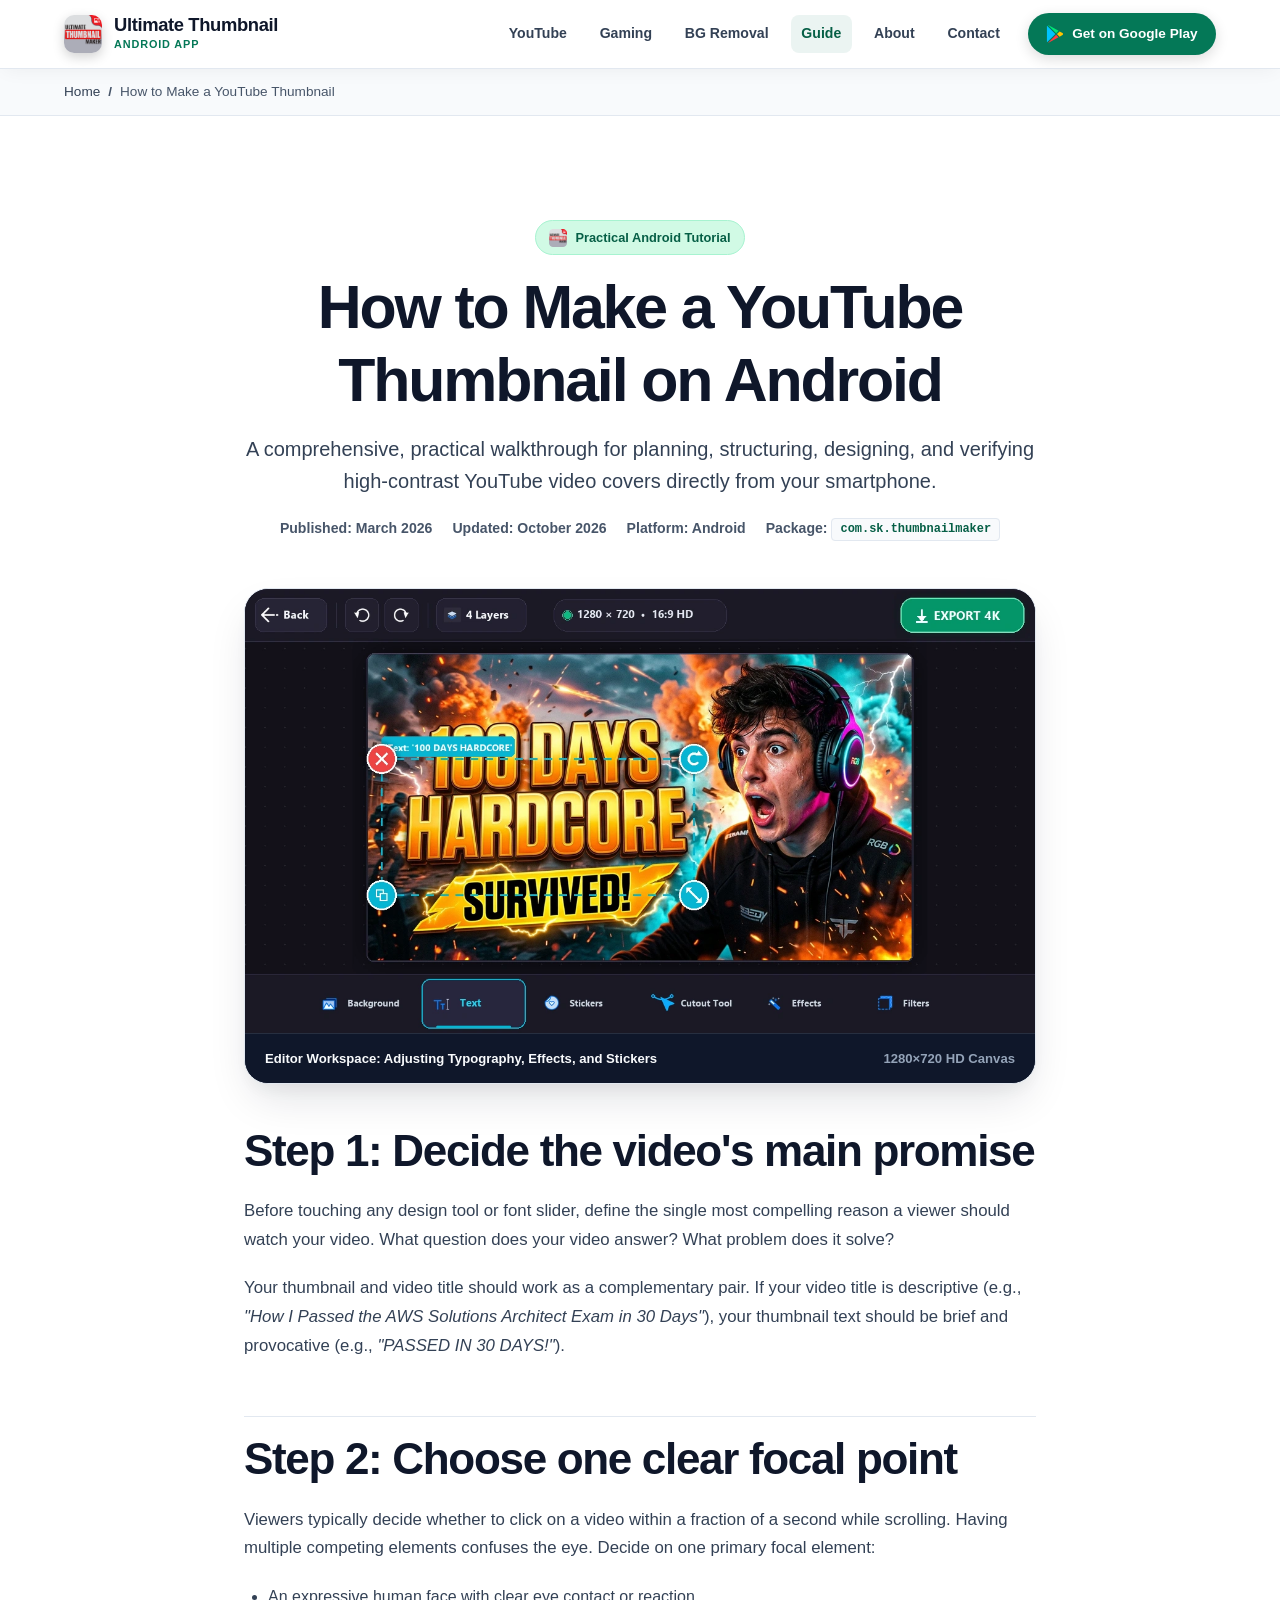
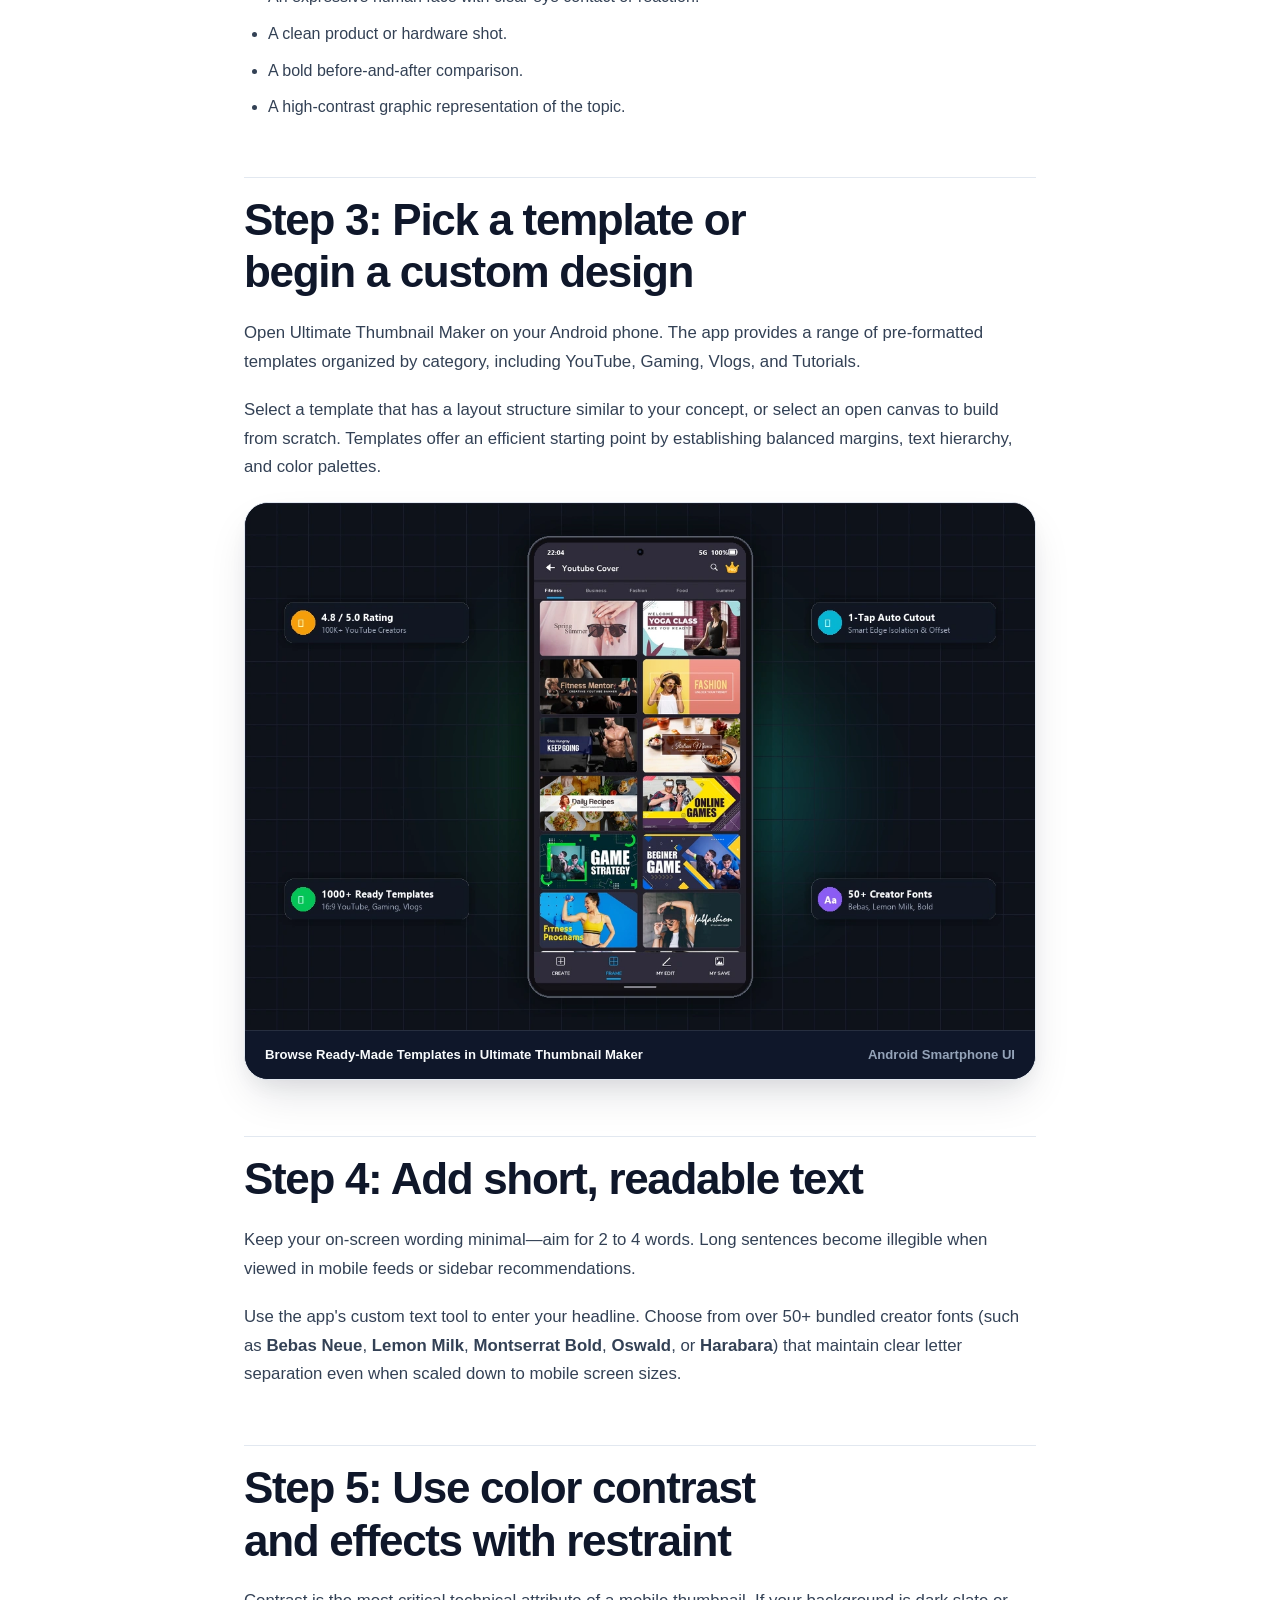
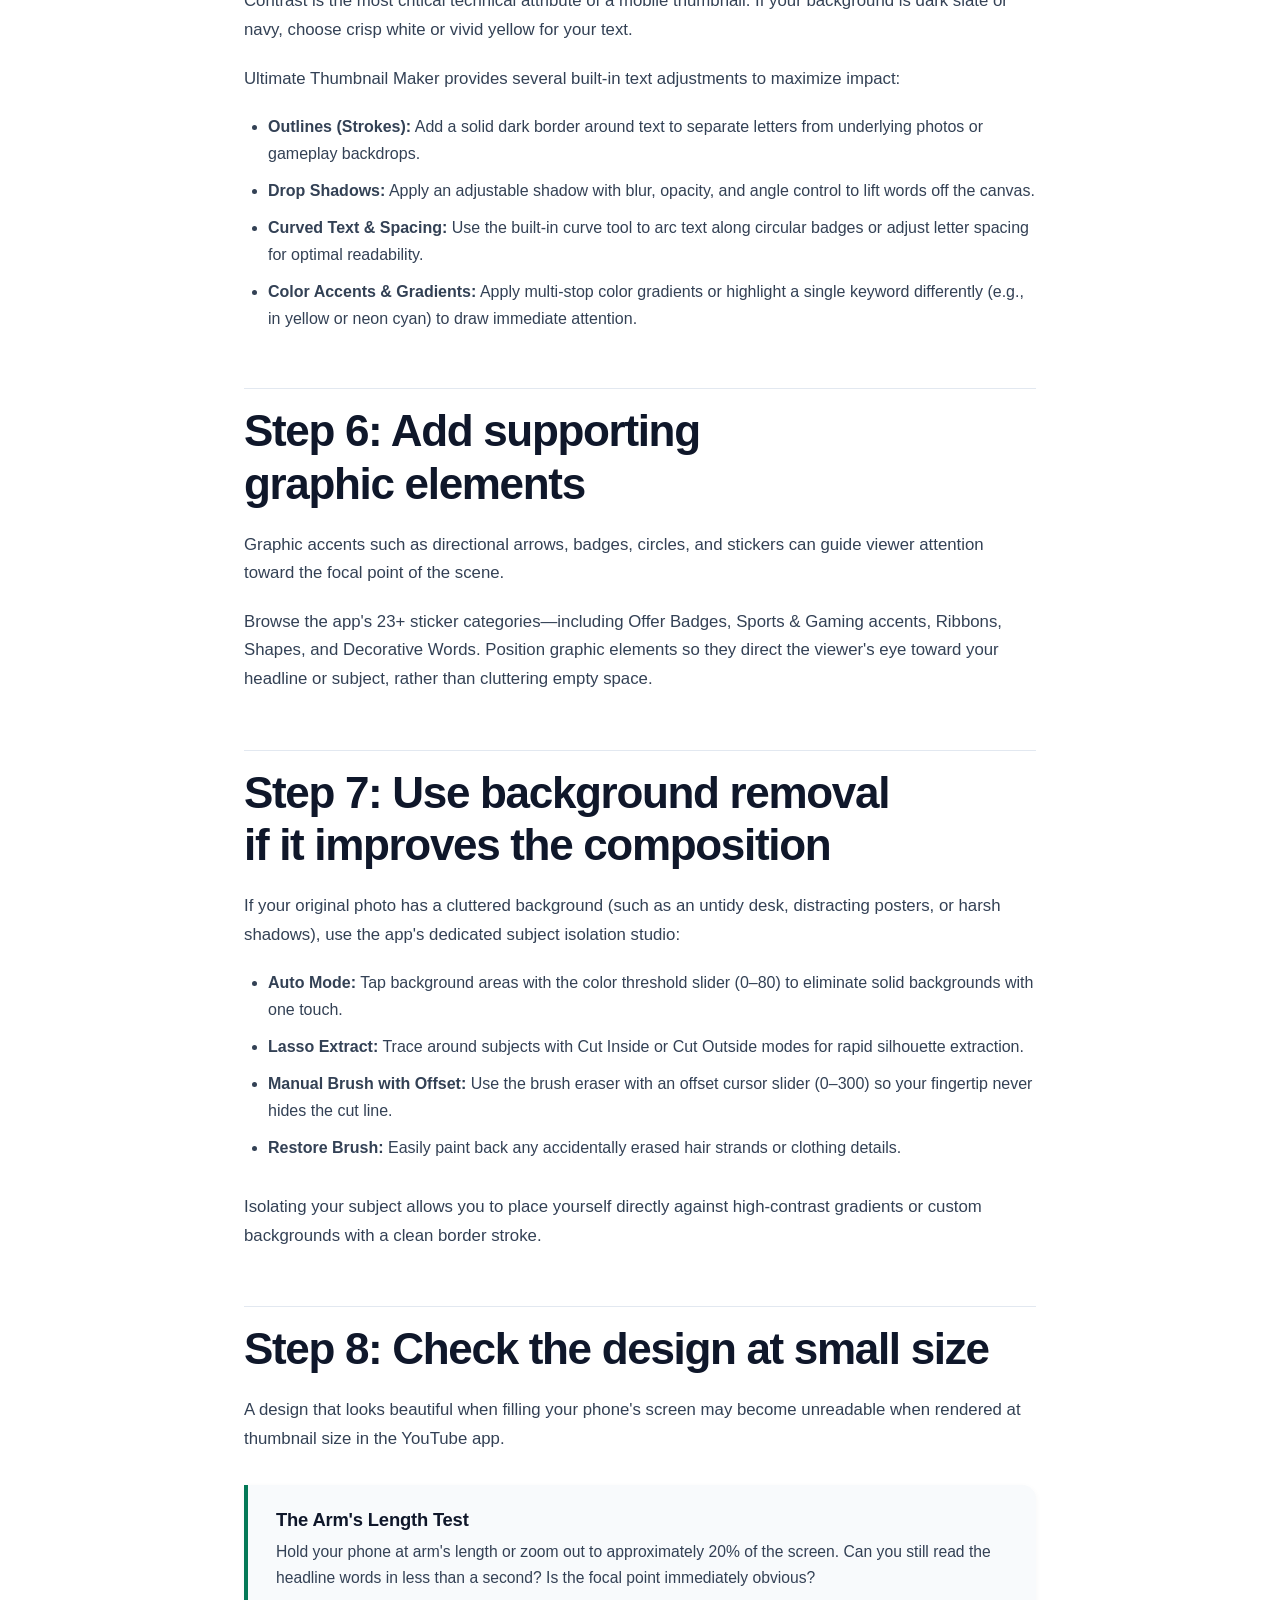
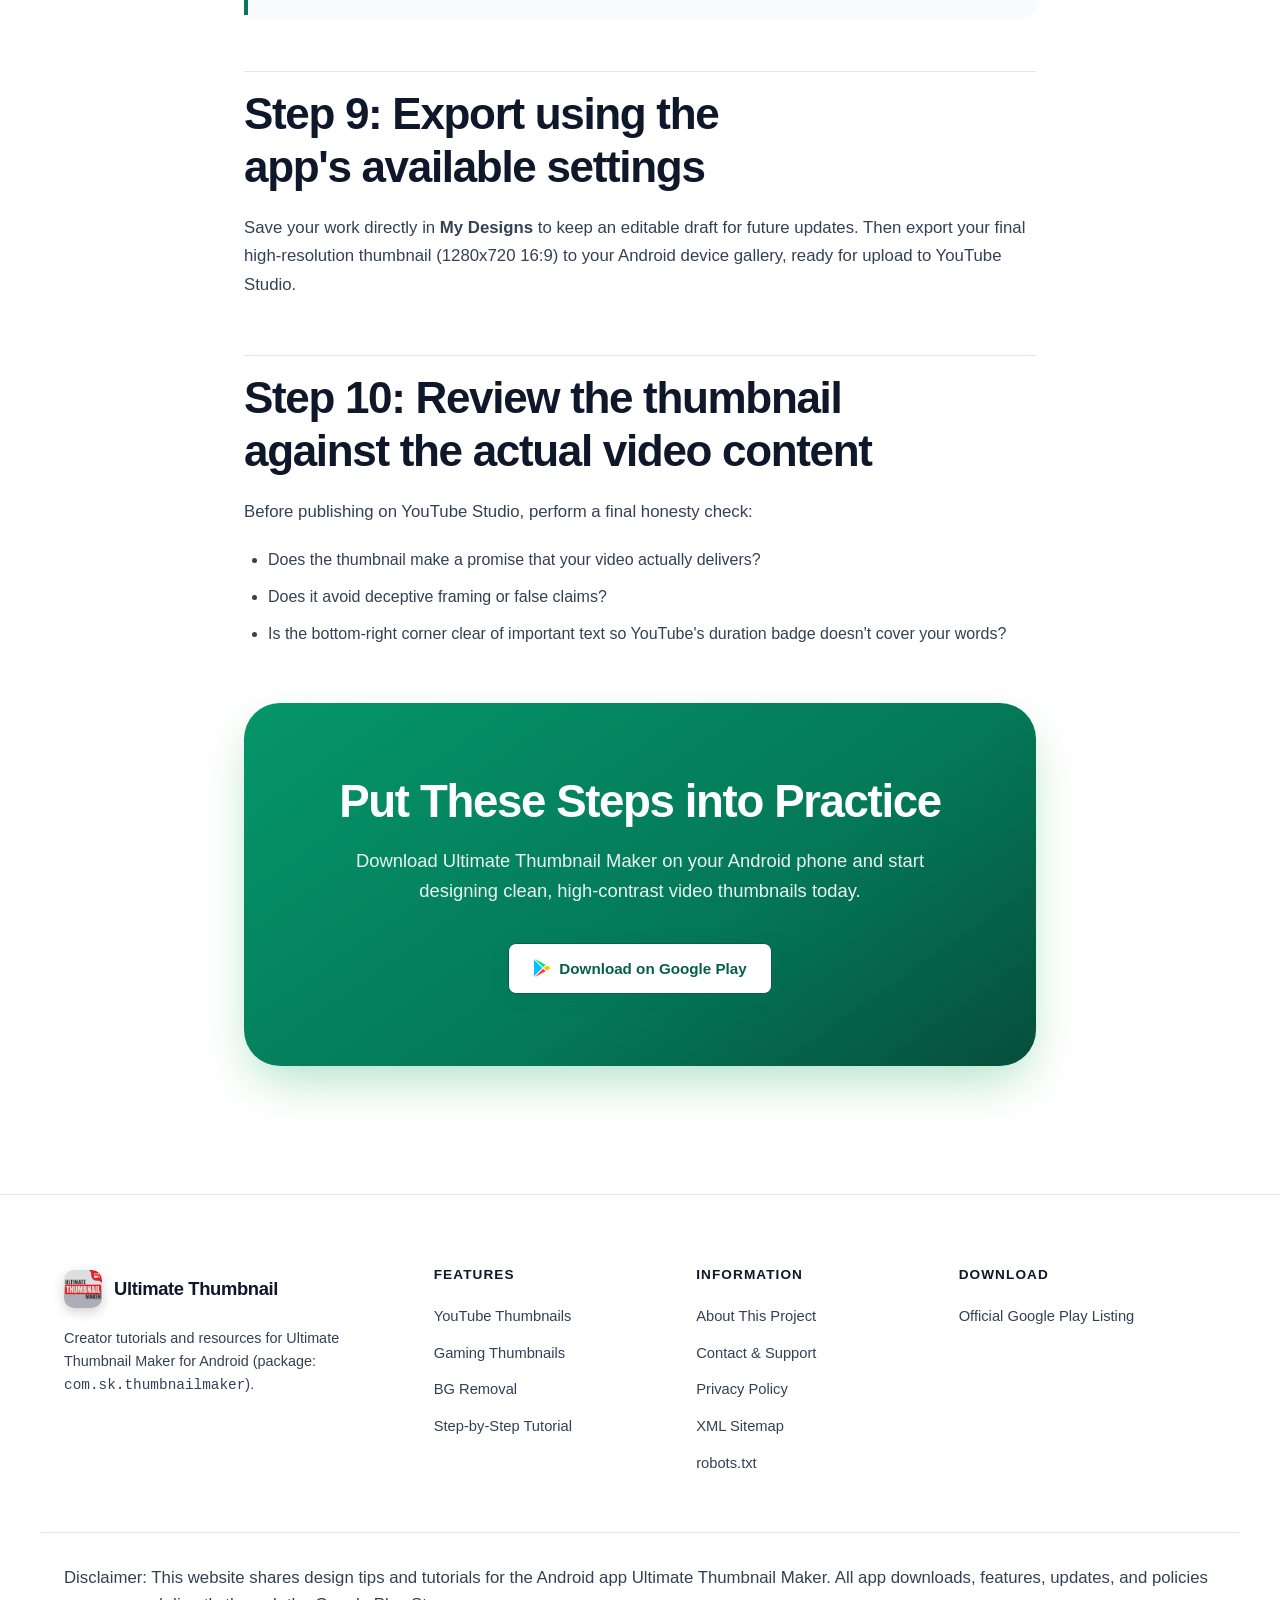
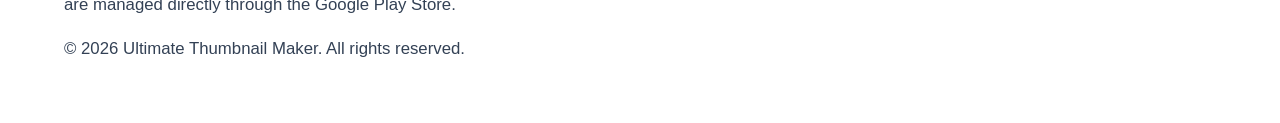
<file: how-to-make-a-youtube-thumbnail/index.html>
<!DOCTYPE html>
<html lang="en">
<head>
  <meta charset="UTF-8">
  <meta name="viewport" content="width=device-width, initial-scale=1.0">
  <title>How to Make a YouTube Thumbnail on Android | Step-by-Step Guide</title>
  <meta name="description" content="Follow a practical Android workflow for planning, editing, and checking a YouTube thumbnail using templates, text, fonts, effects, and graphic elements.">
  <link rel="canonical" href="https://ultimatethumbnailmaker.pages.dev/how-to-make-a-youtube-thumbnail/">
  
  <!-- Open Graph -->
  <meta property="og:type" content="article">
  <meta property="og:site_name" content="Ultimate Thumbnail Maker">
  <meta property="og:title" content="How to Make a YouTube Thumbnail on Android | Step-by-Step Guide">
  <meta property="og:description" content="Follow a practical Android workflow for planning, editing, and checking a YouTube thumbnail using templates, text, fonts, effects, and graphic elements.">
  <meta property="og:url" content="https://ultimatethumbnailmaker.pages.dev/how-to-make-a-youtube-thumbnail/">
  <meta property="og:image" content="https://ultimatethumbnailmaker.pages.dev/assets/images/thumbnail-editor.webp">
  
  <!-- Twitter Card -->
  <meta name="twitter:card" content="summary_large_image">
  <meta name="twitter:title" content="How to Make a YouTube Thumbnail on Android">
  <meta name="twitter:description" content="Follow a practical Android workflow for planning, editing, and checking a YouTube thumbnail using templates, text, fonts, effects, and graphic elements.">
  <meta name="twitter:image" content="https://ultimatethumbnailmaker.pages.dev/assets/images/thumbnail-editor.webp">
  
  <link rel="icon" type="image/png" href="/assets/images/favicon.png">
  <link rel="apple-touch-icon" href="/assets/images/app-icon.png">
  <link rel="stylesheet" href="/assets/css/styles.css?v=2026-v3">

  <!-- Structured Data: Article Schema -->
  <script type="application/ld+json">
  {
    "@context": "https://schema.org",
    "@type": "Article",
    "headline": "How to Make a YouTube Thumbnail on Android",
    "description": "Follow a practical Android workflow for planning, editing, and checking a YouTube thumbnail using templates, text, fonts, effects, and graphic elements.",
    "image": "https://ultimatethumbnailmaker.pages.dev/assets/images/thumbnail-editor.webp",
    "datePublished": "2026-03-15T08:00:00+00:00",
    "dateModified": "2026-10-21T08:00:00+00:00",
    "author": {
      "@type": "Organization",
      "name": "Ultimate Thumbnail Maker Editorial Team",
      "url": "https://ultimatethumbnailmaker.pages.dev/about/"
    },
    "publisher": {
      "@type": "Organization",
      "name": "Ultimate Thumbnail Maker",
      "logo": {
        "@type": "ImageObject",
        "url": "https://ultimatethumbnailmaker.pages.dev/assets/images/app-icon.png"
      }
    },
    "mainEntityOfPage": {
      "@type": "WebPage",
      "@id": "https://ultimatethumbnailmaker.pages.dev/how-to-make-a-youtube-thumbnail/"
    }
  }
  </script>
</head>
<body>
  <a href="#main-content" class="skip-to-content">Skip to main content</a>

  <!-- Header -->
  <header class="site-header">
    <div class="container nav-container">
      <a href="/" class="brand" aria-label="Ultimate Thumbnail Maker Home">
        <img src="/assets/images/app-icon.png" alt="Ultimate Thumbnail Maker App Icon" class="brand-icon" width="36" height="36">
        <span class="brand-text">
          <span class="brand-title">Ultimate Thumbnail</span>
          <span class="brand-subtitle">Android App</span>
        </span>
      </a>

      <button type="button" class="mobile-toggle" aria-expanded="false" aria-controls="nav-menu" aria-label="Open navigation menu">
        <svg width="24" height="24" fill="none" viewBox="0 0 24 24" stroke="currentColor" aria-hidden="true">
          <path stroke-linecap="round" stroke-linejoin="round" stroke-width="2" d="M4 6h16M4 12h16M4 18h16" />
        </svg>
      </button>

      <nav class="nav-menu" id="nav-menu" aria-label="Main Navigation">
        <a href="/youtube-thumbnail-maker/" class="nav-link">YouTube</a>
        <a href="/gaming-thumbnail-maker/" class="nav-link">Gaming</a>
        <a href="/thumbnail-maker-with-background-removal/" class="nav-link">BG Removal</a>
        <a href="/how-to-make-a-youtube-thumbnail/" class="nav-link active">Guide</a>
        <a href="/about/" class="nav-link">About</a>
        <a href="/contact/" class="nav-link">Contact</a>
        <a href="https://play.google.com/store/apps/details?id=com.sk.thumbnailmaker" 
           class="nav-cta-btn js-play-store-cta" 
           data-source-page="tutorial-nav" 
           target="_blank" 
           rel="noopener">
          <svg class="btn-icon" viewBox="0 0 24 24" width="20" height="20" aria-hidden="true">
  <path d="M1.337.924a1.486 1.486 0 0 0-.112.568v21.017c0 .217.045.419.124.6l11.155-11.087L1.337.924z" fill="#00C3FF"/>
  <path d="M13.544 10.989l3.258-3.238L3.45.195a1.466 1.466 0 0 0-.946-.179l11.04 10.973z" fill="#00E676"/>
  <path d="M13.544 13.056l-11 10.933c.298.036.612-.016.906-.183l13.324-7.54-3.23-3.21z" fill="#FF3A44"/>
  <path d="M22.018 13.298l-3.919 2.218-3.515-3.493 3.543-3.521 3.891 2.202a1.49 1.49 0 0 1 0 2.594z" fill="#FFC400"/>
</svg>
          <span>Get on Google Play</span>
        </a>
      </nav>
    </div>
  </header>

  <!-- Breadcrumbs -->
  <div class="breadcrumbs">
    <div class="container">
      <ol class="breadcrumb-list">
        <li class="breadcrumb-item"><a href="/">Home</a></li>
        <li class="breadcrumb-separator" aria-hidden="true">/</li>
        <li class="breadcrumb-item" aria-current="page">How to Make a YouTube Thumbnail</li>
      </ol>
    </div>
  </div>

  <main id="main-content">
    <article class="section">
      <div class="container article-content">
        <header class="article-header">
          <div class="badge-pill badge-pill--accent">
            <img src="/assets/images/app-icon.png" alt="App Icon" class="badge-icon-inline" width="20" height="20">
            <span>Practical Android Tutorial</span>
          </div>
          <h1>How to Make a YouTube Thumbnail on Android</h1>
          <p class="hero-lead">
            A comprehensive, practical walkthrough for planning, structuring, designing, and verifying high-contrast YouTube video covers directly from your smartphone.
          </p>
          <div class="article-meta">
            <span>Published: March 2026</span>
            <span>Updated: October 2026</span>
            <span>Platform: Android</span>
            <span>Package: <code>com.sk.thumbnailmaker</code></span>
          </div>
        </header>

        <div class="card-3d-wrap" style="margin-bottom: 2.5rem;">
          <figure class="showcase-frame card-3d" data-tilt data-tilt-max="8">
            <div class="card-3d-inner">
              <img src="/assets/images/thumbnail-editor.webp?v=workspace-v2" 
                   alt="Ultimate Thumbnail Maker editor interface displaying text tools, font controls, and stickers" 
                   width="1280" 
                   height="720" 
                   loading="eager" 
                   fetchpriority="high">
              <div class="card-3d-glare"></div>
            </div>
            <figcaption class="showcase-caption">
              <span>Editor Workspace: Adjusting Typography, Effects, and Stickers</span>
              <span>1280×720 HD Canvas</span>
            </figcaption>
          </figure>
        </div>

        <h2>Step 1: Decide the video's main promise</h2>
        <p>
          Before touching any design tool or font slider, define the single most compelling reason a viewer should watch your video. What question does your video answer? What problem does it solve?
        </p>
        <p>
          Your thumbnail and video title should work as a complementary pair. If your video title is descriptive (e.g., <em>"How I Passed the AWS Solutions Architect Exam in 30 Days"</em>), your thumbnail text should be brief and provocative (e.g., <em>"PASSED IN 30 DAYS!"</em>).
        </p>

        <h2>Step 2: Choose one clear focal point</h2>
        <p>
          Viewers typically decide whether to click on a video within a fraction of a second while scrolling. Having multiple competing elements confuses the eye. Decide on one primary focal element:
        </p>
        <ul>
          <li>An expressive human face with clear eye contact or reaction.</li>
          <li>A clean product or hardware shot.</li>
          <li>A bold before-and-after comparison.</li>
          <li>A high-contrast graphic representation of the topic.</li>
        </ul>

        <h2>Step 3: Pick a template or begin a custom design</h2>
        <p>
          Open Ultimate Thumbnail Maker on your Android phone. The app provides a range of pre-formatted templates organized by category, including YouTube, Gaming, Vlogs, and Tutorials.
        </p>
        <p>
          Select a template that has a layout structure similar to your concept, or select an open canvas to build from scratch. Templates offer an efficient starting point by establishing balanced margins, text hierarchy, and color palettes.
        </p>

        <figure class="showcase-frame">
          <img src="/assets/images/app-home.webp?v=s24-realistic" 
               alt="Template browser showcasing pre-built thumbnail layout options" 
               width="1200" 
               height="800" 
               loading="lazy">
          <figcaption class="showcase-caption">
            <span>Browse Ready-Made Templates in Ultimate Thumbnail Maker</span>
            <span>Android Smartphone UI</span>
          </figcaption>
        </figure>

        <h2>Step 4: Add short, readable text</h2>
        <p>
          Keep your on-screen wording minimal—aim for 2 to 4 words. Long sentences become illegible when viewed in mobile feeds or sidebar recommendations.
        </p>
        <p>
          Use the app's custom text tool to enter your headline. Choose from over 50+ bundled creator fonts (such as <strong>Bebas Neue</strong>, <strong>Lemon Milk</strong>, <strong>Montserrat Bold</strong>, <strong>Oswald</strong>, or <strong>Harabara</strong>) that maintain clear letter separation even when scaled down to mobile screen sizes.
        </p>

        <h2>Step 5: Use color contrast and effects with restraint</h2>
        <p>
          Contrast is the most critical technical attribute of a mobile thumbnail. If your background is dark slate or navy, choose crisp white or vivid yellow for your text.
        </p>
        <p>
          Ultimate Thumbnail Maker provides several built-in text adjustments to maximize impact:
        </p>
        <ul>
          <li><strong>Outlines (Strokes):</strong> Add a solid dark border around text to separate letters from underlying photos or gameplay backdrops.</li>
          <li><strong>Drop Shadows:</strong> Apply an adjustable shadow with blur, opacity, and angle control to lift words off the canvas.</li>
          <li><strong>Curved Text &amp; Spacing:</strong> Use the built-in curve tool to arc text along circular badges or adjust letter spacing for optimal readability.</li>
          <li><strong>Color Accents &amp; Gradients:</strong> Apply multi-stop color gradients or highlight a single keyword differently (e.g., in yellow or neon cyan) to draw immediate attention.</li>
        </ul>

        <h2>Step 6: Add supporting graphic elements</h2>
        <p>
          Graphic accents such as directional arrows, badges, circles, and stickers can guide viewer attention toward the focal point of the scene.
        </p>
        <p>
          Browse the app's 23+ sticker categories—including Offer Badges, Sports &amp; Gaming accents, Ribbons, Shapes, and Decorative Words. Position graphic elements so they direct the viewer's eye toward your headline or subject, rather than cluttering empty space.
        </p>

        <h2>Step 7: Use background removal if it improves the composition</h2>
        <p>
          If your original photo has a cluttered background (such as an untidy desk, distracting posters, or harsh shadows), use the app's dedicated subject isolation studio:
        </p>
        <ul>
          <li><strong>Auto Mode:</strong> Tap background areas with the color threshold slider (0–80) to eliminate solid backgrounds with one touch.</li>
          <li><strong>Lasso Extract:</strong> Trace around subjects with Cut Inside or Cut Outside modes for rapid silhouette extraction.</li>
          <li><strong>Manual Brush with Offset:</strong> Use the brush eraser with an offset cursor slider (0–300) so your fingertip never hides the cut line.</li>
          <li><strong>Restore Brush:</strong> Easily paint back any accidentally erased hair strands or clothing details.</li>
        </ul>
        <p>
          Isolating your subject allows you to place yourself directly against high-contrast gradients or custom backgrounds with a clean border stroke.
        </p>

        <h2>Step 8: Check the design at small size</h2>
        <p>
          A design that looks beautiful when filling your phone's screen may become unreadable when rendered at thumbnail size in the YouTube app.
        </p>
        <div class="callout">
          <h3 class="callout-title">The Arm's Length Test</h3>
          <p>Hold your phone at arm's length or zoom out to approximately 20% of the screen. Can you still read the headline words in less than a second? Is the focal point immediately obvious?</p>
        </div>

        <h2>Step 9: Export using the app's available settings</h2>
        <p>
          Save your work directly in <strong>My Designs</strong> to keep an editable draft for future updates. Then export your final high-resolution thumbnail (1280x720 16:9) to your Android device gallery, ready for upload to YouTube Studio.
        </p>

        <h2>Step 10: Review the thumbnail against the actual video content</h2>
        <p>
          Before publishing on YouTube Studio, perform a final honesty check:
        </p>
        <ul>
          <li>Does the thumbnail make a promise that your video actually delivers?</li>
          <li>Does it avoid deceptive framing or false claims?</li>
          <li>Is the bottom-right corner clear of important text so YouTube's duration badge doesn't cover your words?</li>
        </ul>

        <div class="cta-banner" style="margin-top: 3.5rem;">
          <h2 class="cta-banner-title">Put These Steps into Practice</h2>
          <p class="cta-banner-desc">
            Download Ultimate Thumbnail Maker on your Android phone and start designing clean, high-contrast video thumbnails today.
          </p>
          <div class="cta-actions">
            <a href="https://play.google.com/store/apps/details?id=com.sk.thumbnailmaker" 
               class="btn btn-primary js-play-store-cta" 
               data-source-page="tutorial-bottom-cta" 
               target="_blank" 
               rel="noopener">
              <svg class="btn-icon" viewBox="0 0 24 24" width="20" height="20" aria-hidden="true">
  <path d="M1.337.924a1.486 1.486 0 0 0-.112.568v21.017c0 .217.045.419.124.6l11.155-11.087L1.337.924z" fill="#00C3FF"/>
  <path d="M13.544 10.989l3.258-3.238L3.45.195a1.466 1.466 0 0 0-.946-.179l11.04 10.973z" fill="#00E676"/>
  <path d="M13.544 13.056l-11 10.933c.298.036.612-.016.906-.183l13.324-7.54-3.23-3.21z" fill="#FF3A44"/>
  <path d="M22.018 13.298l-3.919 2.218-3.515-3.493 3.543-3.521 3.891 2.202a1.49 1.49 0 0 1 0 2.594z" fill="#FFC400"/>
</svg>
              <span>Download on Google Play</span>
            </a>
          </div>
        </div>
      </div>
    </article>
  </main>

  <!-- Footer -->
  <footer class="site-footer">
    <div class="container footer-grid">
      <div class="footer-brand">
        <div class="brand">
          <img src="/assets/images/app-icon.png" alt="Ultimate Thumbnail Maker App Icon" class="brand-icon" width="28" height="28">
          <span class="brand-title">Ultimate Thumbnail</span>
        </div>
        <p>Creator tutorials and resources for Ultimate Thumbnail Maker for Android (package: <code>com.sk.thumbnailmaker</code>).</p>
      </div>

      <div>
        <h3 class="footer-heading">Features</h3>
        <ul class="footer-links">
          <li><a href="/youtube-thumbnail-maker/">YouTube Thumbnails</a></li>
          <li><a href="/gaming-thumbnail-maker/">Gaming Thumbnails</a></li>
          <li><a href="/thumbnail-maker-with-background-removal/">BG Removal</a></li>
          <li><a href="/how-to-make-a-youtube-thumbnail/">Step-by-Step Tutorial</a></li>
        </ul>
      </div>

      <div>
        <h3 class="footer-heading">Information</h3>
        <ul class="footer-links">
          <li><a href="/about/">About This Project</a></li>
          <li><a href="/contact/">Contact &amp; Support</a></li>
          <li><a href="/privacy-policy/">Privacy Policy</a></li>
          <li><a href="/sitemap.xml">XML Sitemap</a></li>
          <li><a href="/robots.txt">robots.txt</a></li>
        </ul>
      </div>

      <div>
        <h3 class="footer-heading">Download</h3>
        <ul class="footer-links">
          <li>
            <a href="https://play.google.com/store/apps/details?id=com.sk.thumbnailmaker" 
               class="js-play-store-cta" 
               data-source-page="tutorial-footer" 
               target="_blank" 
               rel="noopener">
              Official Google Play Listing
            </a>
          </li>
        </ul>
      </div>
    </div>

    <div class="container footer-bottom">
      <p class="footer-disclaimer">
        Disclaimer: This website shares design tips and tutorials for the Android app Ultimate Thumbnail Maker. All app downloads, features, updates, and policies are managed directly through the Google Play Store.
      </p>
      <p>&copy; <span id="current-year">2026</span> Ultimate Thumbnail Maker. All rights reserved.</p>
    </div>
  </footer>

  <script src="/assets/js/main.js" defer></script>
</body>
</html>
</file>
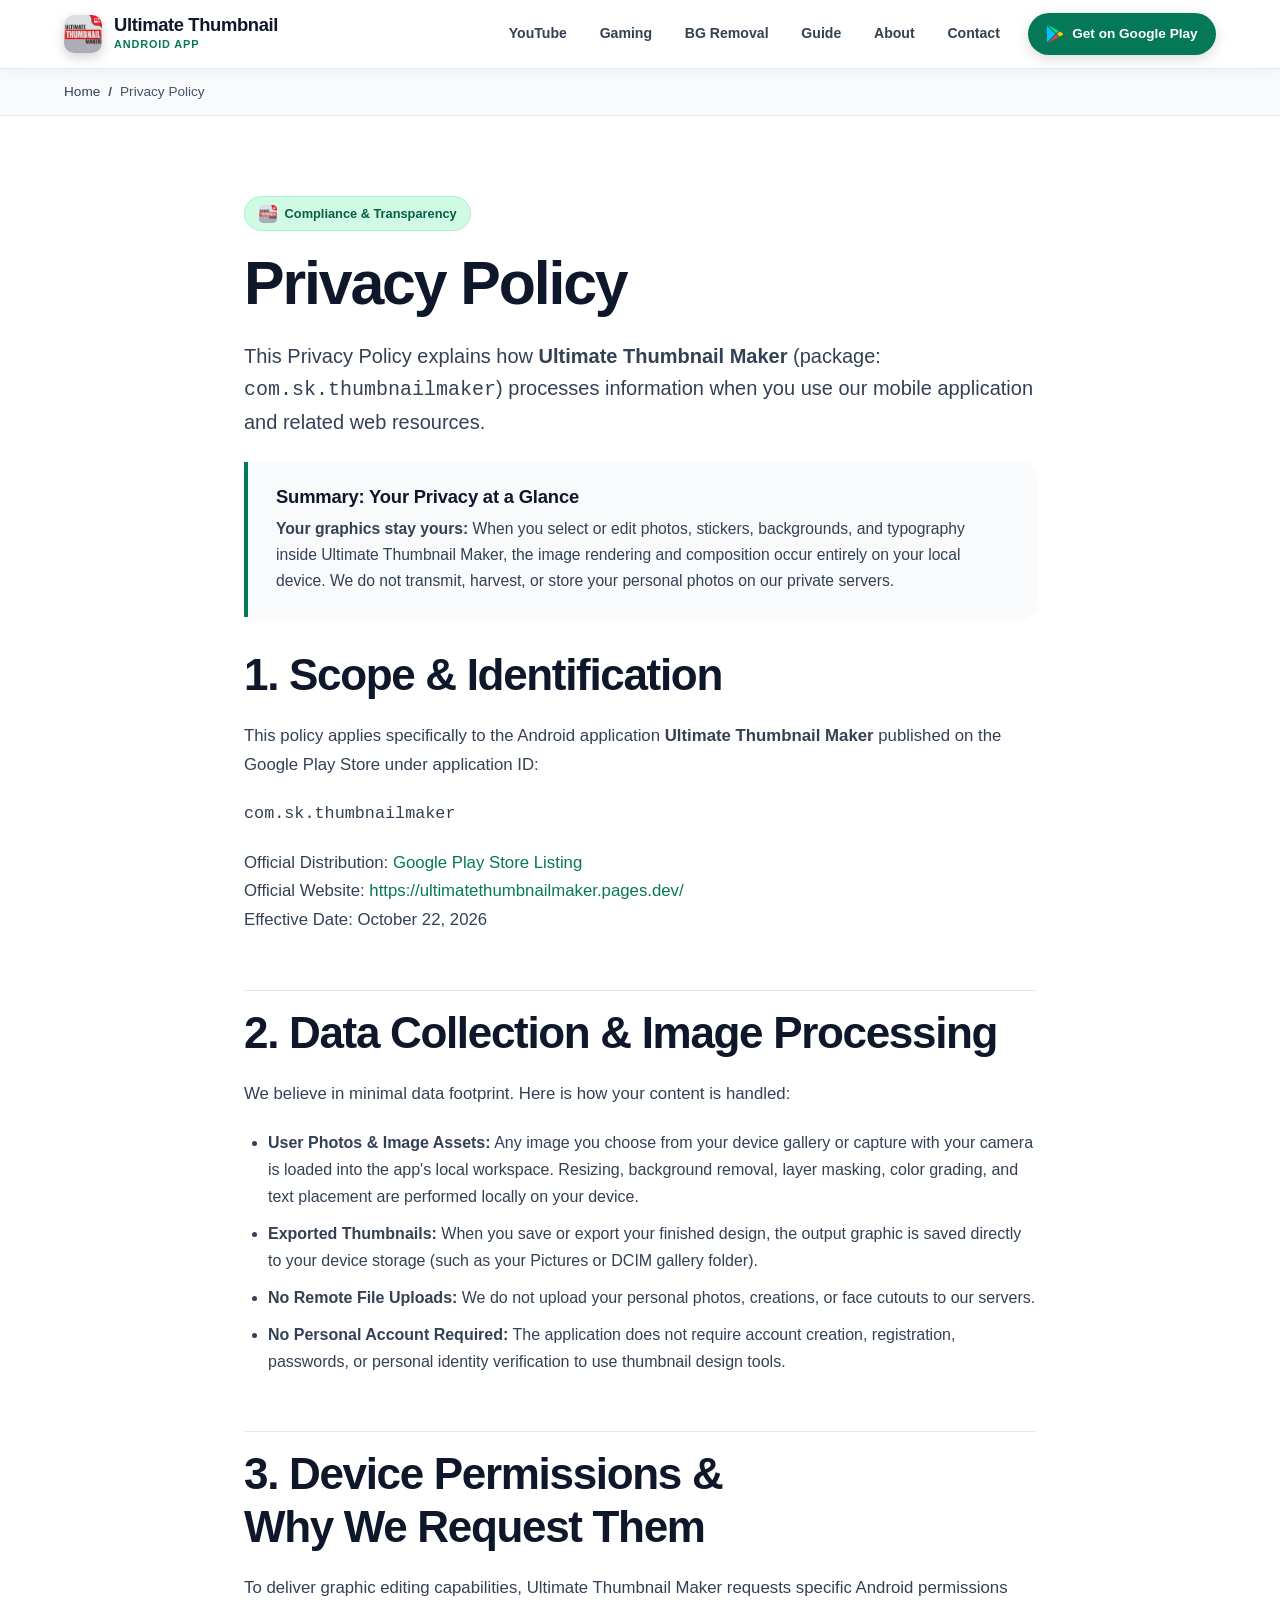
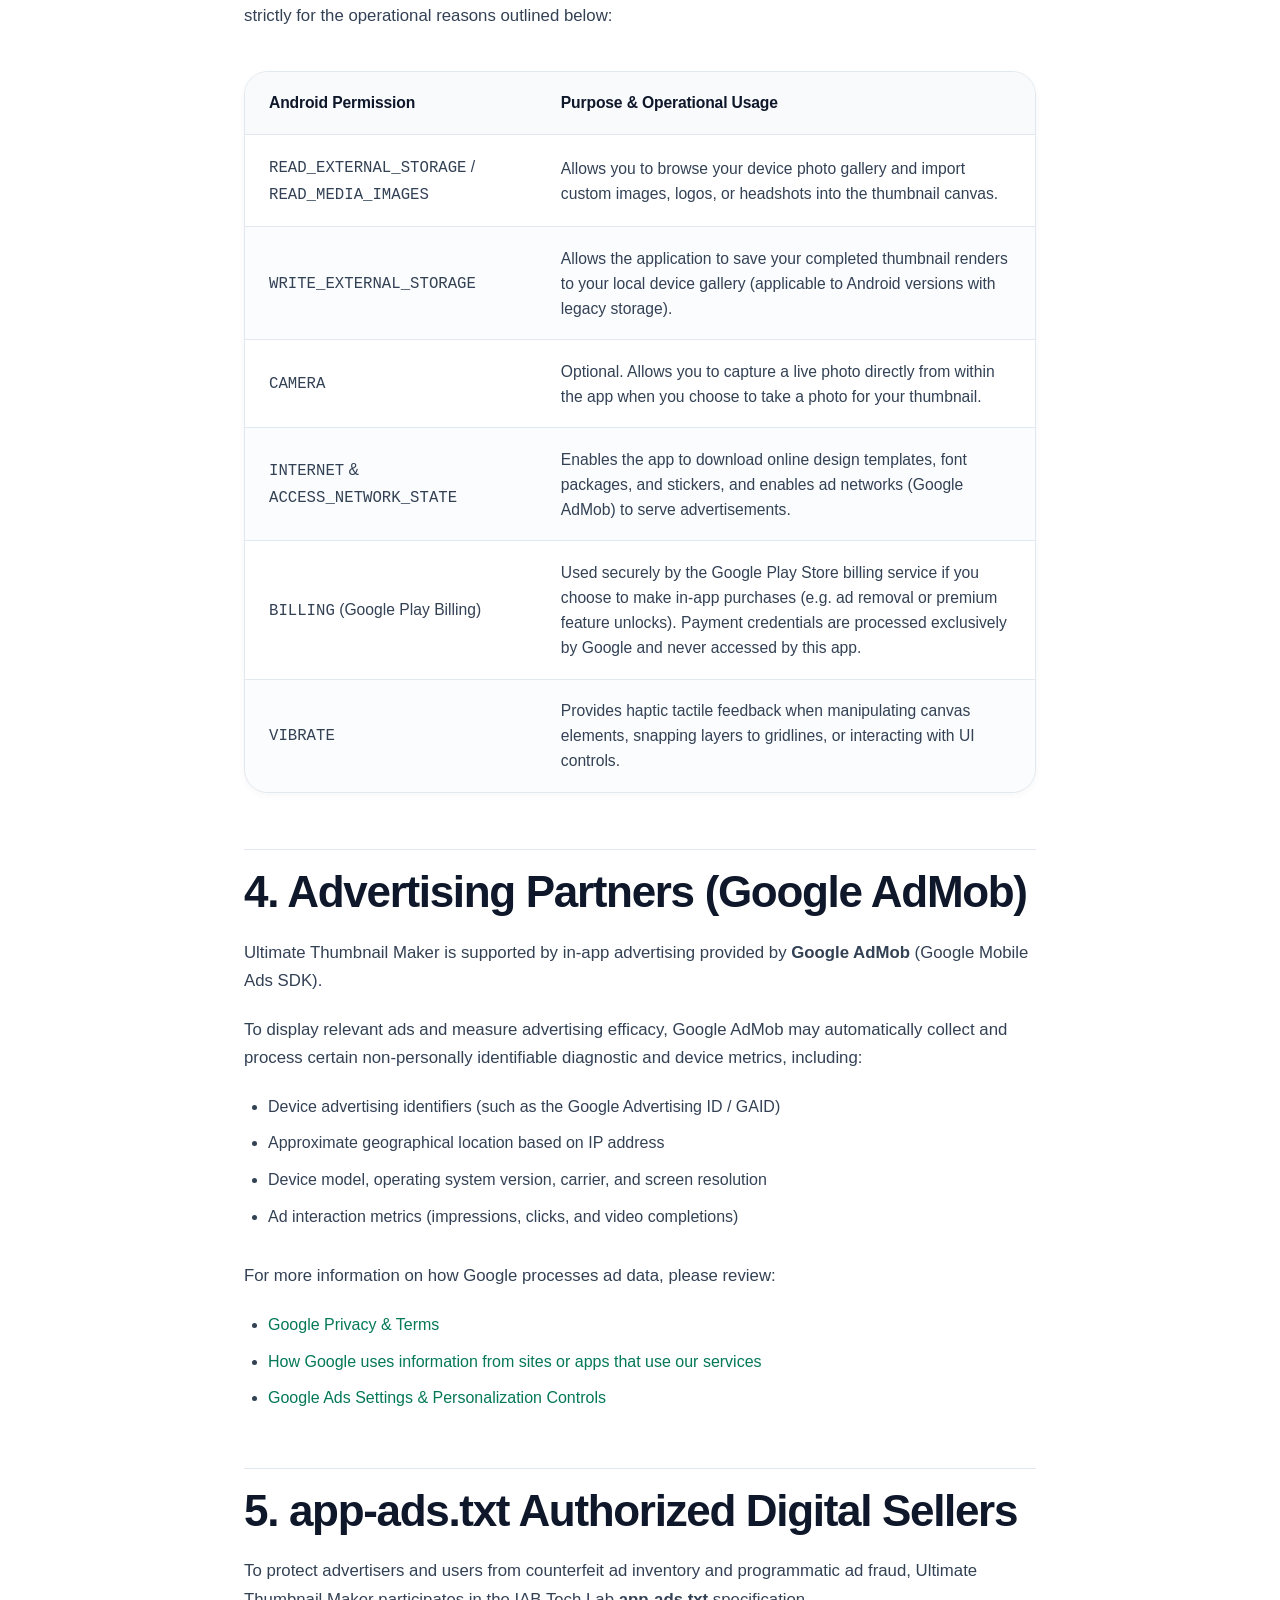
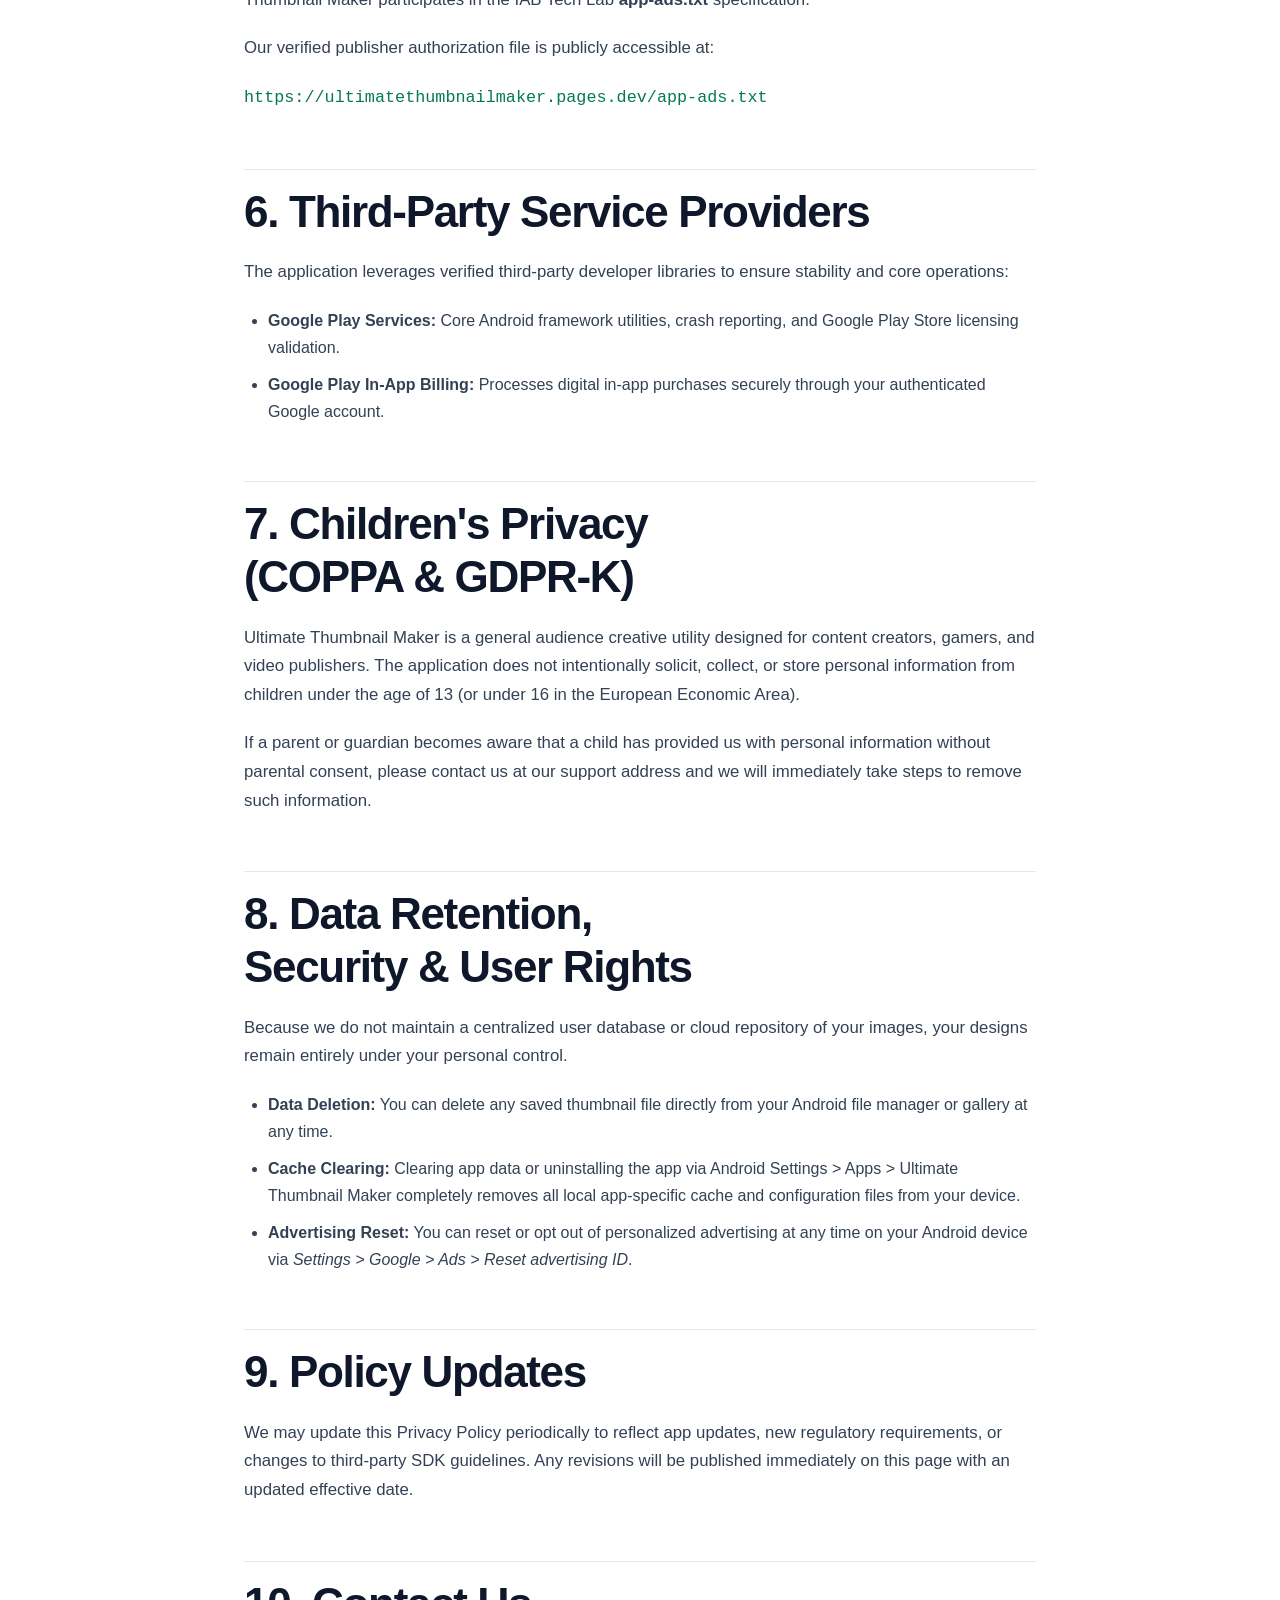
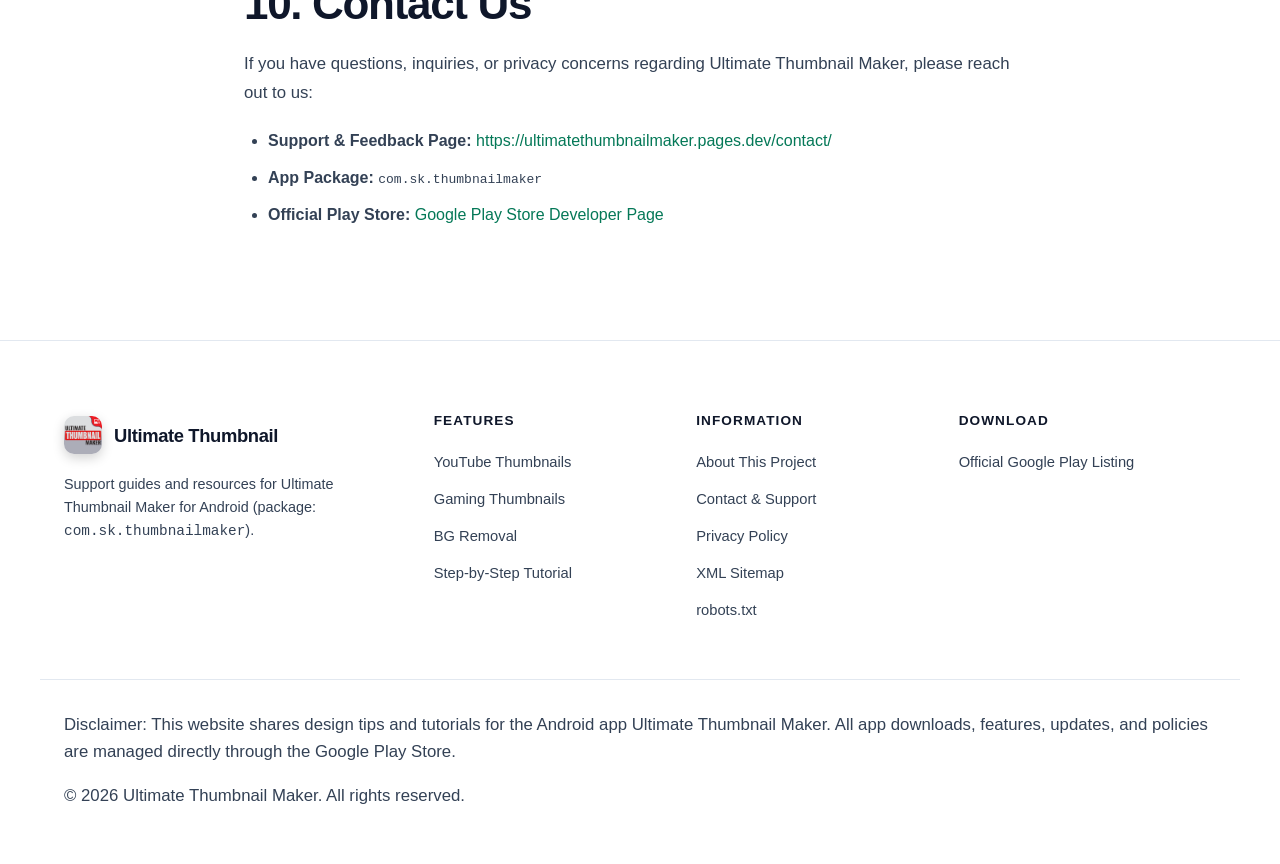
<file: privacy-policy/index.html>
<!DOCTYPE html>
<html lang="en">
<head>
  <meta charset="UTF-8">
  <meta name="viewport" content="width=device-width, initial-scale=1.0">
  <title>Privacy Policy | Ultimate Thumbnail Maker</title>
  <meta name="description" content="Official Privacy Policy for Ultimate Thumbnail Maker for Android (com.sk.thumbnailmaker). Learn how we handle permissions, ad identifiers, and user data.">
  <link rel="canonical" href="https://ultimatethumbnailmaker.pages.dev/privacy-policy/">
  
  <!-- Open Graph -->
  <meta property="og:type" content="website">
  <meta property="og:site_name" content="Ultimate Thumbnail Maker">
  <meta property="og:title" content="Privacy Policy | Ultimate Thumbnail Maker">
  <meta property="og:description" content="Official Privacy Policy for Ultimate Thumbnail Maker for Android (com.sk.thumbnailmaker). Learn how we handle permissions, ad identifiers, and user data.">
  <meta property="og:url" content="https://ultimatethumbnailmaker.pages.dev/privacy-policy/">
  <meta property="og:image" content="https://ultimatethumbnailmaker.pages.dev/assets/images/og-image.webp">
  
  <!-- Twitter Card -->
  <meta name="twitter:card" content="summary_large_image">
  <meta name="twitter:title" content="Privacy Policy | Ultimate Thumbnail Maker">
  <meta name="twitter:description" content="Official Privacy Policy for Ultimate Thumbnail Maker for Android (com.sk.thumbnailmaker). Learn how we handle permissions, ad identifiers, and user data.">
  <meta name="twitter:image" content="https://ultimatethumbnailmaker.pages.dev/assets/images/og-image.webp">
  
  <link rel="icon" type="image/png" href="/assets/images/favicon.png">
  <link rel="apple-touch-icon" href="/assets/images/app-icon.png">
  <link rel="stylesheet" href="/assets/css/styles.css?v=2026-v3">

  <!-- Structured Data: WebPage Schema -->
  <script type="application/ld+json">
  {
    "@context": "https://schema.org",
    "@type": "WebPage",
    "name": "Privacy Policy | Ultimate Thumbnail Maker",
    "url": "https://ultimatethumbnailmaker.pages.dev/privacy-policy/",
    "description": "Privacy Policy and data governance disclosures for Ultimate Thumbnail Maker Android application.",
    "publisher": {
      "@type": "Organization",
      "name": "Ultimate Thumbnail Maker"
    }
  }
  </script>
</head>
<body>
  <a href="#main-content" class="skip-to-content">Skip to main content</a>

  <!-- Header -->
  <header class="site-header">
    <div class="container nav-container">
      <a href="/" class="brand" aria-label="Ultimate Thumbnail Maker Home">
        <img src="/assets/images/app-icon.png" alt="Ultimate Thumbnail Maker App Icon" class="brand-icon" width="36" height="36">
        <span class="brand-text">
          <span class="brand-title">Ultimate Thumbnail</span>
          <span class="brand-subtitle">Android App</span>
        </span>
      </a>

      <button type="button" class="mobile-toggle" aria-expanded="false" aria-controls="nav-menu" aria-label="Open navigation menu">
        <svg width="24" height="24" fill="none" viewBox="0 0 24 24" stroke="currentColor" aria-hidden="true">
          <path stroke-linecap="round" stroke-linejoin="round" stroke-width="2" d="M4 6h16M4 12h16M4 18h16" />
        </svg>
      </button>

      <nav class="nav-menu" id="nav-menu" aria-label="Main Navigation">
        <a href="/youtube-thumbnail-maker/" class="nav-link">YouTube</a>
        <a href="/gaming-thumbnail-maker/" class="nav-link">Gaming</a>
        <a href="/thumbnail-maker-with-background-removal/" class="nav-link">BG Removal</a>
        <a href="/how-to-make-a-youtube-thumbnail/" class="nav-link">Guide</a>
        <a href="/about/" class="nav-link">About</a>
        <a href="/contact/" class="nav-link">Contact</a>
        <a href="https://play.google.com/store/apps/details?id=com.sk.thumbnailmaker" 
           class="nav-cta-btn js-play-store-cta" 
           data-source-page="privacy-nav" 
           target="_blank" 
           rel="noopener">
          <svg class="btn-icon" viewBox="0 0 24 24" width="20" height="20" aria-hidden="true">
  <path d="M1.337.924a1.486 1.486 0 0 0-.112.568v21.017c0 .217.045.419.124.6l11.155-11.087L1.337.924z" fill="#00C3FF"/>
  <path d="M13.544 10.989l3.258-3.238L3.45.195a1.466 1.466 0 0 0-.946-.179l11.04 10.973z" fill="#00E676"/>
  <path d="M13.544 13.056l-11 10.933c.298.036.612-.016.906-.183l13.324-7.54-3.23-3.21z" fill="#FF3A44"/>
  <path d="M22.018 13.298l-3.919 2.218-3.515-3.493 3.543-3.521 3.891 2.202a1.49 1.49 0 0 1 0 2.594z" fill="#FFC400"/>
</svg>
          <span>Get on Google Play</span>
        </a>
      </nav>
    </div>
  </header>

  <!-- Breadcrumbs -->
  <div class="breadcrumbs">
    <div class="container">
      <ol class="breadcrumb-list">
        <li class="breadcrumb-item"><a href="/">Home</a></li>
        <li class="breadcrumb-separator" aria-hidden="true">/</li>
        <li class="breadcrumb-item" aria-current="page">Privacy Policy</li>
      </ol>
    </div>
  </div>

  <main id="main-content">
    <section class="section">
      <div class="container article-content">
        <div class="badge-pill badge-pill--accent">
          <img src="/assets/images/app-icon.png" alt="App Icon" class="badge-icon-inline" width="20" height="20">
          <span>Compliance &amp; Transparency</span>
        </div>
        <h1>Privacy Policy</h1>
        <p class="hero-lead">
          This Privacy Policy explains how <strong>Ultimate Thumbnail Maker</strong> (package: <code>com.sk.thumbnailmaker</code>) processes information when you use our mobile application and related web resources.
        </p>

        <div class="callout" style="margin-top: 1.5rem; margin-bottom: 2rem;">
          <h3 class="callout-title">Summary: Your Privacy at a Glance</h3>
          <p>
            <strong>Your graphics stay yours:</strong> When you select or edit photos, stickers, backgrounds, and typography inside Ultimate Thumbnail Maker, the image rendering and composition occur entirely on your local device. We do not transmit, harvest, or store your personal photos on our private servers.
          </p>
        </div>

        <h2>1. Scope &amp; Identification</h2>
        <p>
          This policy applies specifically to the Android application <strong>Ultimate Thumbnail Maker</strong> published on the Google Play Store under application ID:
        </p>
        <p>
          <code>com.sk.thumbnailmaker</code>
        </p>
        <p>
          Official Distribution: <a href="https://play.google.com/store/apps/details?id=com.sk.thumbnailmaker" class="js-play-store-cta" data-source-page="privacy-listing-link" target="_blank" rel="noopener">Google Play Store Listing</a><br>
          Official Website: <a href="https://ultimatethumbnailmaker.pages.dev/">https://ultimatethumbnailmaker.pages.dev/</a><br>
          Effective Date: October 22, 2026
        </p>

        <h2>2. Data Collection &amp; Image Processing</h2>
        <p>
          We believe in minimal data footprint. Here is how your content is handled:
        </p>
        <ul>
          <li><strong>User Photos &amp; Image Assets:</strong> Any image you choose from your device gallery or capture with your camera is loaded into the app's local workspace. Resizing, background removal, layer masking, color grading, and text placement are performed locally on your device.</li>
          <li><strong>Exported Thumbnails:</strong> When you save or export your finished design, the output graphic is saved directly to your device storage (such as your Pictures or DCIM gallery folder).</li>
          <li><strong>No Remote File Uploads:</strong> We do not upload your personal photos, creations, or face cutouts to our servers.</li>
          <li><strong>No Personal Account Required:</strong> The application does not require account creation, registration, passwords, or personal identity verification to use thumbnail design tools.</li>
        </ul>

        <h2>3. Device Permissions &amp; Why We Request Them</h2>
        <p>
          To deliver graphic editing capabilities, Ultimate Thumbnail Maker requests specific Android permissions strictly for the operational reasons outlined below:
        </p>
        <div class="table-wrapper">
          <table>
            <thead>
              <tr>
                <th scope="col">Android Permission</th>
                <th scope="col">Purpose &amp; Operational Usage</th>
              </tr>
            </thead>
            <tbody>
              <tr>
                <td><code>READ_EXTERNAL_STORAGE</code> / <code>READ_MEDIA_IMAGES</code></td>
                <td>Allows you to browse your device photo gallery and import custom images, logos, or headshots into the thumbnail canvas.</td>
              </tr>
              <tr>
                <td><code>WRITE_EXTERNAL_STORAGE</code></td>
                <td>Allows the application to save your completed thumbnail renders to your local device gallery (applicable to Android versions with legacy storage).</td>
              </tr>
              <tr>
                <td><code>CAMERA</code></td>
                <td>Optional. Allows you to capture a live photo directly from within the app when you choose to take a photo for your thumbnail.</td>
              </tr>
              <tr>
                <td><code>INTERNET</code> &amp; <code>ACCESS_NETWORK_STATE</code></td>
                <td>Enables the app to download online design templates, font packages, and stickers, and enables ad networks (Google AdMob) to serve advertisements.</td>
              </tr>
              <tr>
                <td><code>BILLING</code> (Google Play Billing)</td>
                <td>Used securely by the Google Play Store billing service if you choose to make in-app purchases (e.g. ad removal or premium feature unlocks). Payment credentials are processed exclusively by Google and never accessed by this app.</td>
              </tr>
              <tr>
                <td><code>VIBRATE</code></td>
                <td>Provides haptic tactile feedback when manipulating canvas elements, snapping layers to gridlines, or interacting with UI controls.</td>
              </tr>
            </tbody>
          </table>
        </div>

        <h2>4. Advertising Partners (Google AdMob)</h2>
        <p>
          Ultimate Thumbnail Maker is supported by in-app advertising provided by <strong>Google AdMob</strong> (Google Mobile Ads SDK).
        </p>
        <p>
          To display relevant ads and measure advertising efficacy, Google AdMob may automatically collect and process certain non-personally identifiable diagnostic and device metrics, including:
        </p>
        <ul>
          <li>Device advertising identifiers (such as the Google Advertising ID / GAID)</li>
          <li>Approximate geographical location based on IP address</li>
          <li>Device model, operating system version, carrier, and screen resolution</li>
          <li>Ad interaction metrics (impressions, clicks, and video completions)</li>
        </ul>
        <p>
          For more information on how Google processes ad data, please review:
        </p>
        <ul>
          <li><a href="https://policies.google.com/privacy" target="_blank" rel="noopener">Google Privacy &amp; Terms</a></li>
          <li><a href="https://policies.google.com/technologies/ads" target="_blank" rel="noopener">How Google uses information from sites or apps that use our services</a></li>
          <li><a href="https://adssettings.google.com/" target="_blank" rel="noopener">Google Ads Settings &amp; Personalization Controls</a></li>
        </ul>

        <h2>5. app-ads.txt Authorized Digital Sellers</h2>
        <p>
          To protect advertisers and users from counterfeit ad inventory and programmatic ad fraud, Ultimate Thumbnail Maker participates in the IAB Tech Lab <strong>app-ads.txt</strong> specification.
        </p>
        <p>
          Our verified publisher authorization file is publicly accessible at:
        </p>
        <p>
          <a href="/app-ads.txt"><code>https://ultimatethumbnailmaker.pages.dev/app-ads.txt</code></a>
        </p>

        <h2>6. Third-Party Service Providers</h2>
        <p>
          The application leverages verified third-party developer libraries to ensure stability and core operations:
        </p>
        <ul>
          <li><strong>Google Play Services:</strong> Core Android framework utilities, crash reporting, and Google Play Store licensing validation.</li>
          <li><strong>Google Play In-App Billing:</strong> Processes digital in-app purchases securely through your authenticated Google account.</li>
        </ul>

        <h2>7. Children's Privacy (COPPA &amp; GDPR-K)</h2>
        <p>
          Ultimate Thumbnail Maker is a general audience creative utility designed for content creators, gamers, and video publishers. The application does not intentionally solicit, collect, or store personal information from children under the age of 13 (or under 16 in the European Economic Area).
        </p>
        <p>
          If a parent or guardian becomes aware that a child has provided us with personal information without parental consent, please contact us at our support address and we will immediately take steps to remove such information.
        </p>

        <h2>8. Data Retention, Security &amp; User Rights</h2>
        <p>
          Because we do not maintain a centralized user database or cloud repository of your images, your designs remain entirely under your personal control.
        </p>
        <ul>
          <li><strong>Data Deletion:</strong> You can delete any saved thumbnail file directly from your Android file manager or gallery at any time.</li>
          <li><strong>Cache Clearing:</strong> Clearing app data or uninstalling the app via Android Settings &gt; Apps &gt; Ultimate Thumbnail Maker completely removes all local app-specific cache and configuration files from your device.</li>
          <li><strong>Advertising Reset:</strong> You can reset or opt out of personalized advertising at any time on your Android device via <em>Settings &gt; Google &gt; Ads &gt; Reset advertising ID</em>.</li>
        </ul>

        <h2>9. Policy Updates</h2>
        <p>
          We may update this Privacy Policy periodically to reflect app updates, new regulatory requirements, or changes to third-party SDK guidelines. Any revisions will be published immediately on this page with an updated effective date.
        </p>

        <h2>10. Contact Us</h2>
        <p>
          If you have questions, inquiries, or privacy concerns regarding Ultimate Thumbnail Maker, please reach out to us:
        </p>
        <ul>
          <li><strong>Support &amp; Feedback Page:</strong> <a href="/contact/">https://ultimatethumbnailmaker.pages.dev/contact/</a></li>
          <li><strong>App Package:</strong> <code>com.sk.thumbnailmaker</code></li>
          <li><strong>Official Play Store:</strong> <a href="https://play.google.com/store/apps/details?id=com.sk.thumbnailmaker" class="js-play-store-cta" data-source-page="privacy-contact-link" target="_blank" rel="noopener">Google Play Store Developer Page</a></li>
        </ul>
      </div>
    </section>
  </main>

  <!-- Footer -->
  <footer class="site-footer">
    <div class="container footer-grid">
      <div class="footer-brand">
        <div class="brand">
          <img src="/assets/images/app-icon.png" alt="Ultimate Thumbnail Maker App Icon" class="brand-icon" width="28" height="28">
          <span class="brand-title">Ultimate Thumbnail</span>
        </div>
        <p>Support guides and resources for Ultimate Thumbnail Maker for Android (package: <code>com.sk.thumbnailmaker</code>).</p>
      </div>

      <div>
        <h3 class="footer-heading">Features</h3>
        <ul class="footer-links">
          <li><a href="/youtube-thumbnail-maker/">YouTube Thumbnails</a></li>
          <li><a href="/gaming-thumbnail-maker/">Gaming Thumbnails</a></li>
          <li><a href="/thumbnail-maker-with-background-removal/">BG Removal</a></li>
          <li><a href="/how-to-make-a-youtube-thumbnail/">Step-by-Step Tutorial</a></li>
        </ul>
      </div>

      <div>
        <h3 class="footer-heading">Information</h3>
        <ul class="footer-links">
          <li><a href="/about/">About This Project</a></li>
          <li><a href="/contact/">Contact &amp; Support</a></li>
          <li><a href="/privacy-policy/" class="active">Privacy Policy</a></li>
          <li><a href="/sitemap.xml">XML Sitemap</a></li>
          <li><a href="/robots.txt">robots.txt</a></li>
        </ul>
      </div>

      <div>
        <h3 class="footer-heading">Download</h3>
        <ul class="footer-links">
          <li>
            <a href="https://play.google.com/store/apps/details?id=com.sk.thumbnailmaker" 
               class="js-play-store-cta" 
               data-source-page="privacy-footer" 
               target="_blank" 
               rel="noopener">
              Official Google Play Listing
            </a>
          </li>
        </ul>
      </div>
    </div>

    <div class="container footer-bottom">
      <p class="footer-disclaimer">
        Disclaimer: This website shares design tips and tutorials for the Android app Ultimate Thumbnail Maker. All app downloads, features, updates, and policies are managed directly through the Google Play Store.
      </p>
      <p>&copy; <span id="current-year">2026</span> Ultimate Thumbnail Maker. All rights reserved.</p>
    </div>
  </footer>

  <script src="/assets/js/main.js" defer></script>
</body>
</html>
</file>
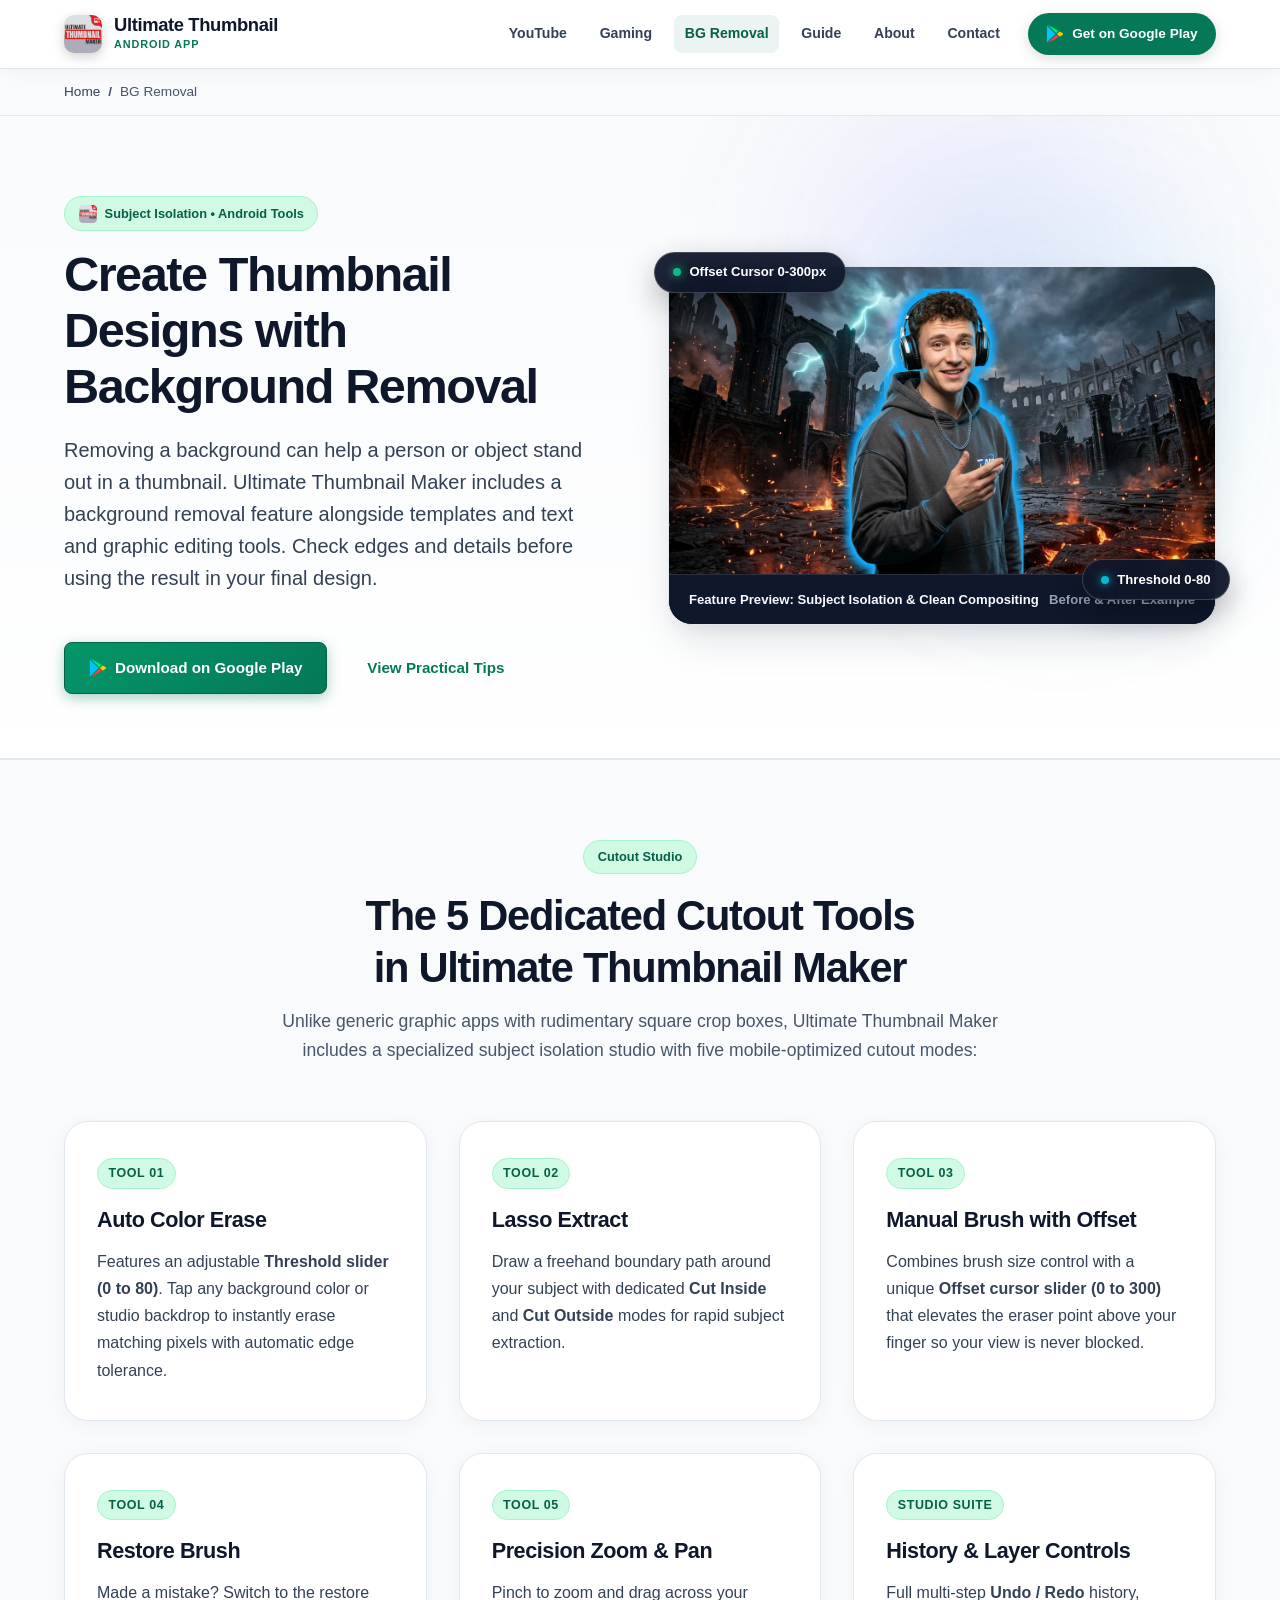
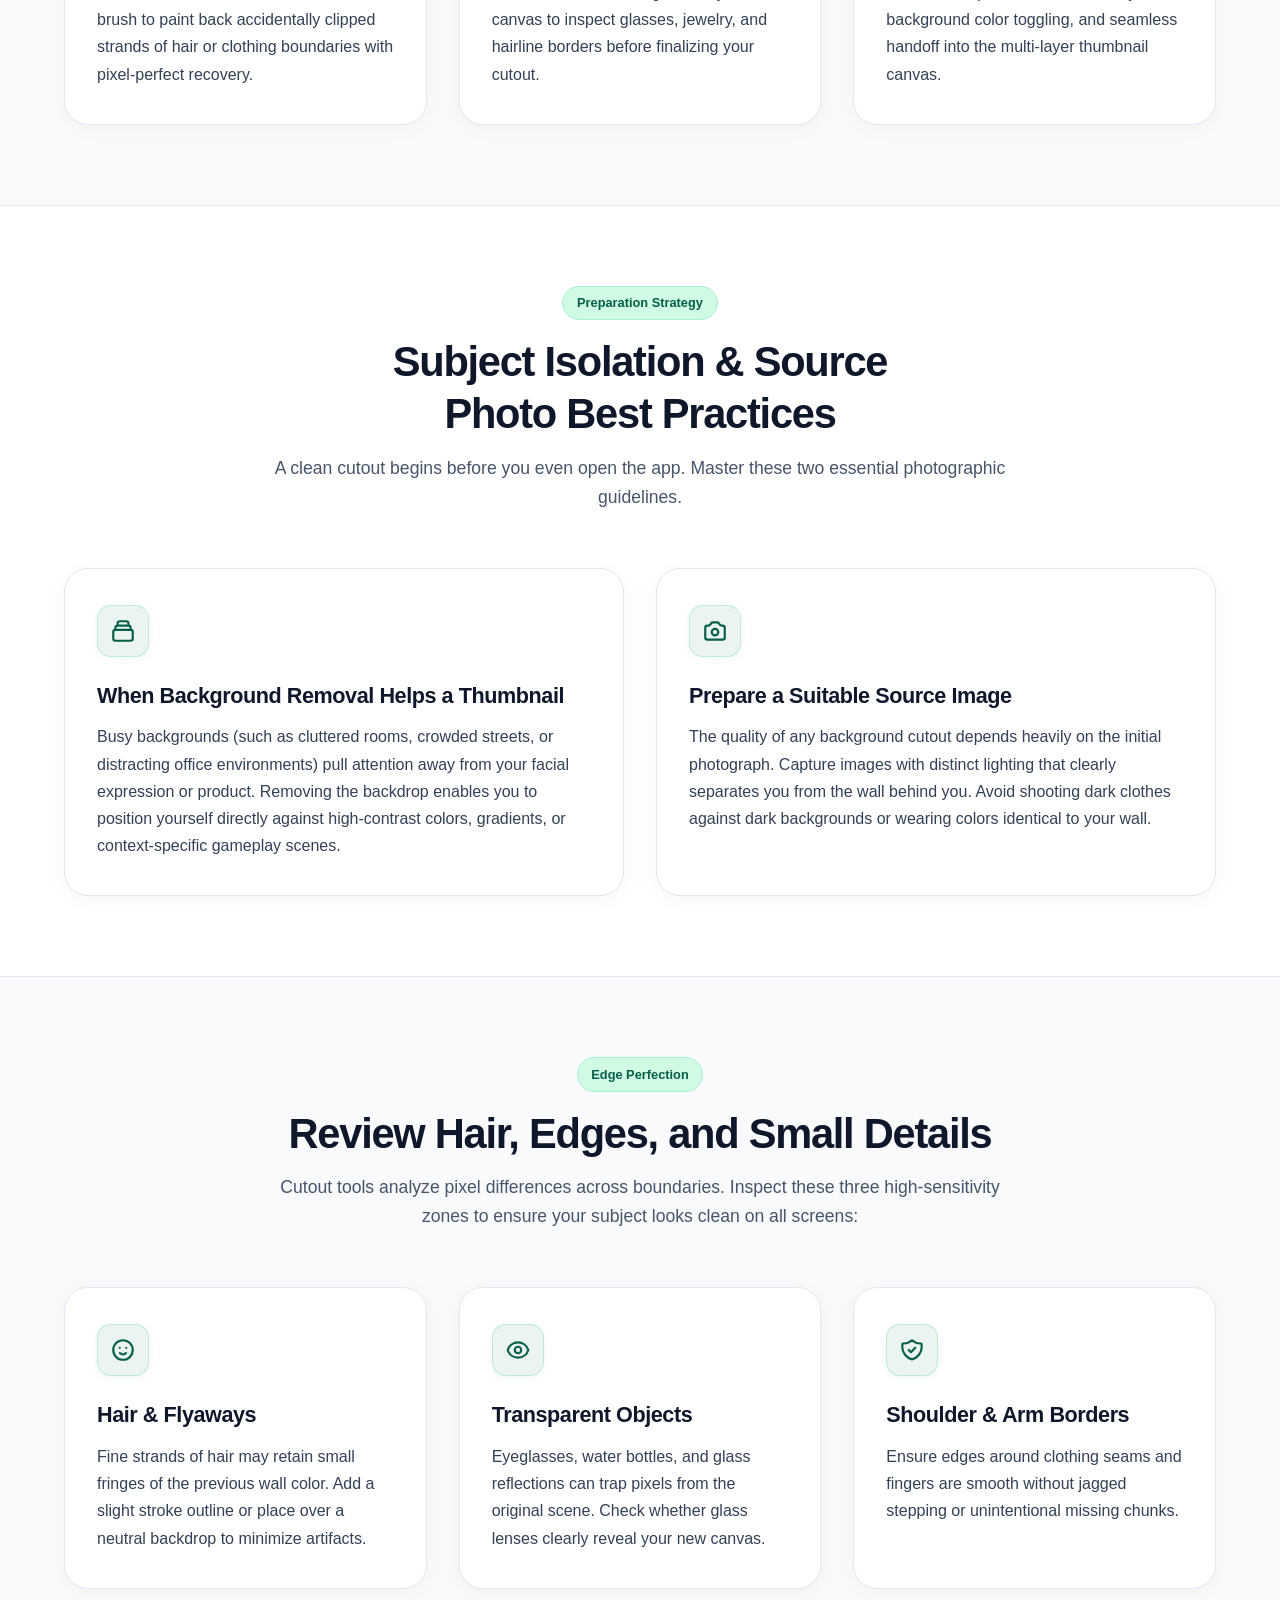
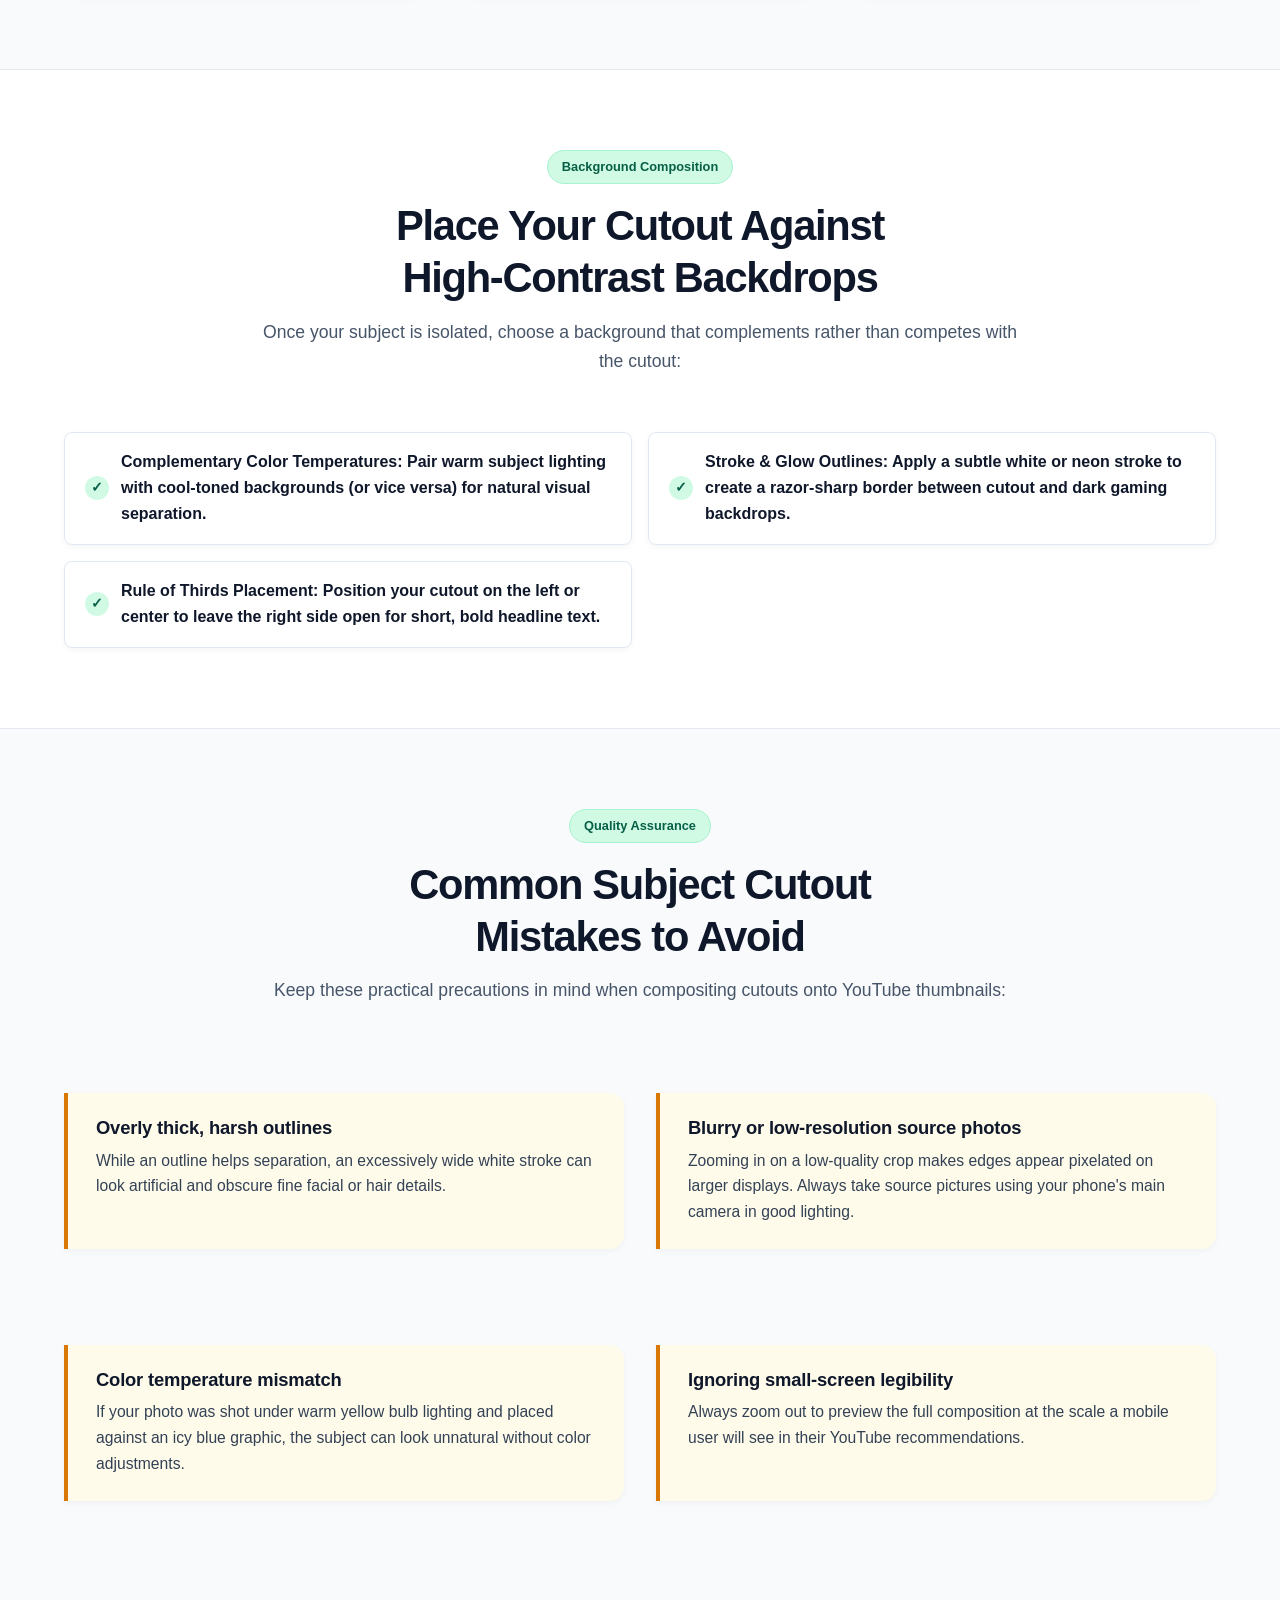
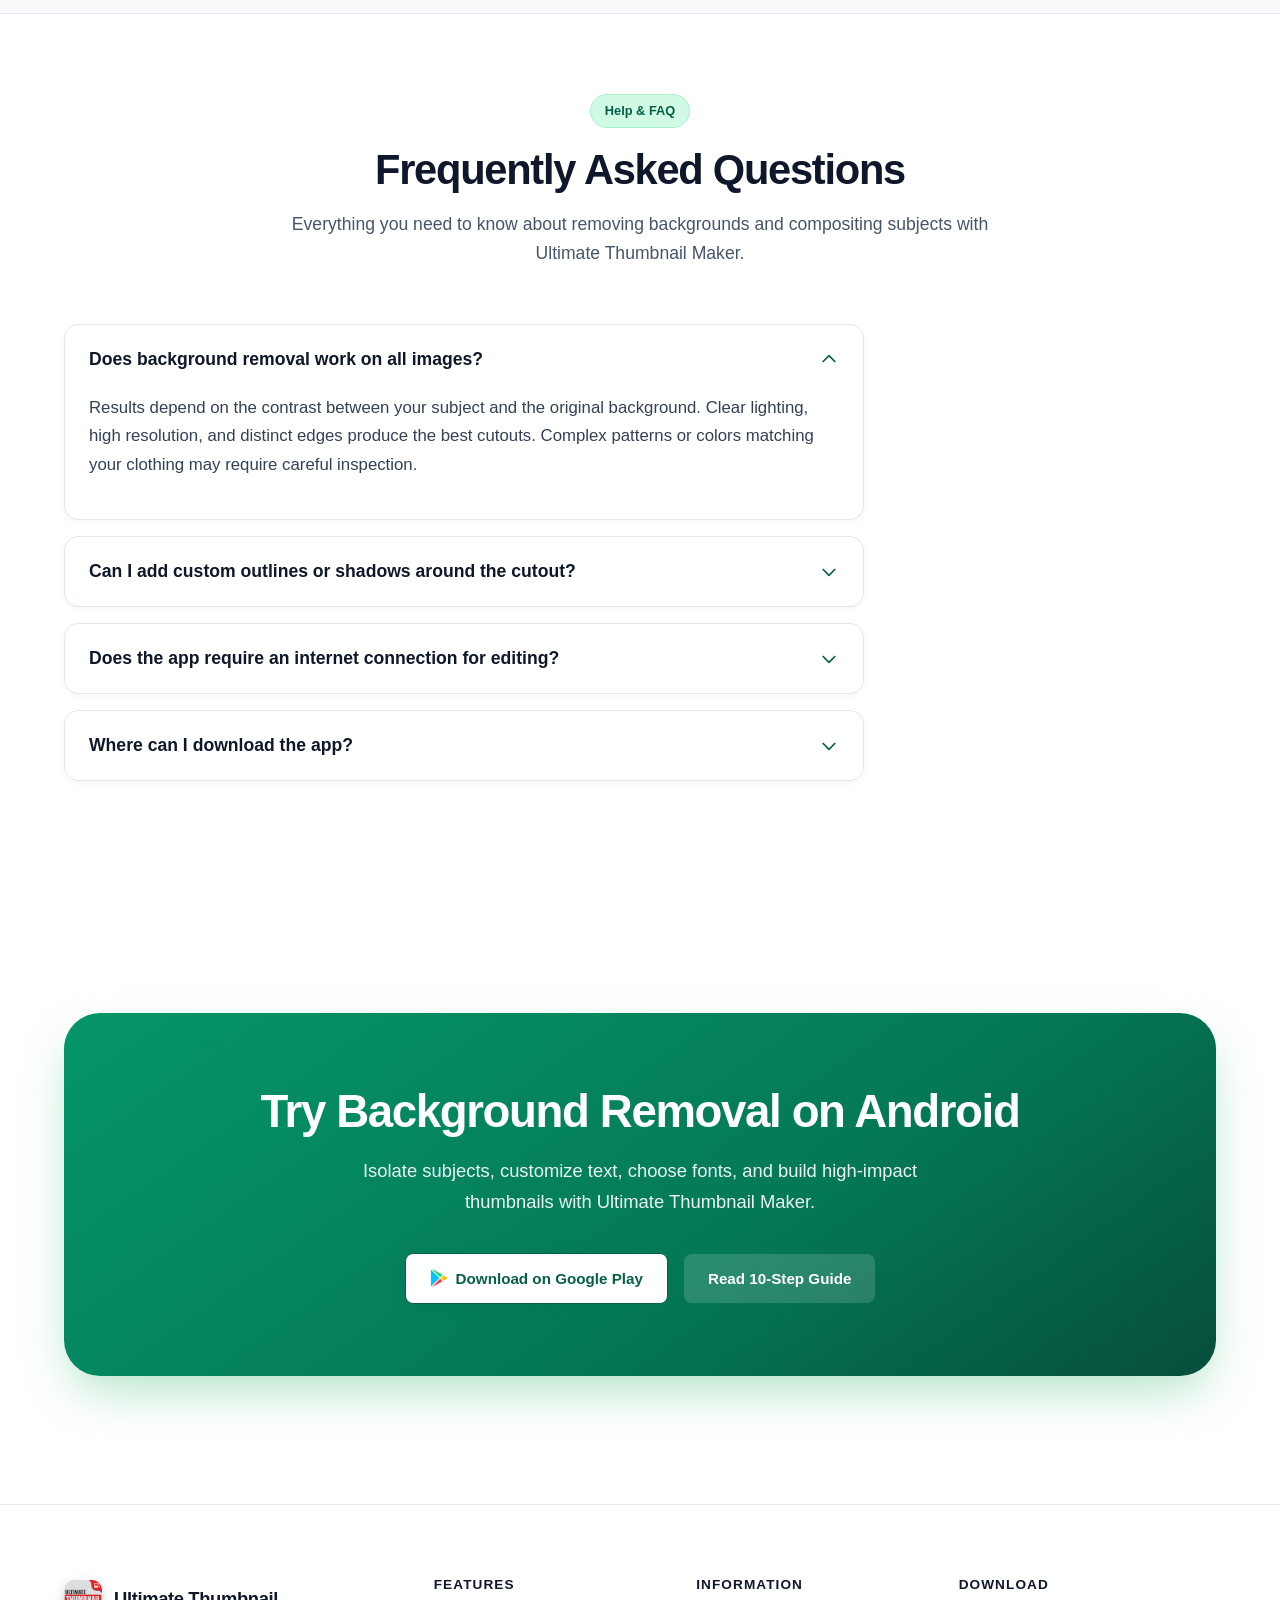
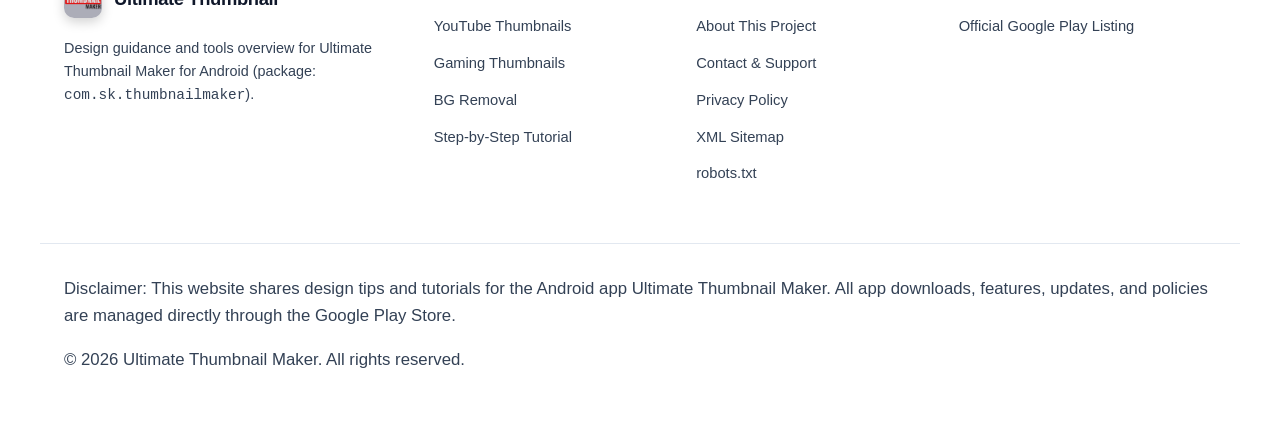
<file: thumbnail-maker-with-background-removal/index.html>
<!DOCTYPE html>
<html lang="en">
<head>
  <meta charset="UTF-8">
  <meta name="viewport" content="width=device-width, initial-scale=1.0">
  <title>Thumbnail Maker with Background Removal for Android</title>
  <meta name="description" content="Learn how background removal can help your thumbnail designs, alongside templates, custom text, fonts, effects, and stickers.">
  <link rel="canonical" href="https://ultimatethumbnailmaker.pages.dev/thumbnail-maker-with-background-removal/">
  
  <!-- Open Graph -->
  <meta property="og:type" content="article">
  <meta property="og:site_name" content="Ultimate Thumbnail Maker">
  <meta property="og:title" content="Thumbnail Maker with Background Removal for Android">
  <meta property="og:description" content="Learn how background removal can help your thumbnail designs, alongside templates, custom text, fonts, effects, and stickers.">
  <meta property="og:url" content="https://ultimatethumbnailmaker.pages.dev/thumbnail-maker-with-background-removal/">
  <meta property="og:image" content="https://ultimatethumbnailmaker.pages.dev/assets/images/background-removal-example.webp">
  
  <!-- Twitter Card -->
  <meta name="twitter:card" content="summary_large_image">
  <meta name="twitter:title" content="Thumbnail Maker with Background Removal for Android">
  <meta name="twitter:description" content="Learn how background removal can help your thumbnail designs, alongside templates, custom text, fonts, effects, and stickers.">
  <meta name="twitter:image" content="https://ultimatethumbnailmaker.pages.dev/assets/images/background-removal-example.webp">
  
  <link rel="icon" type="image/png" href="/assets/images/favicon.png">
  <link rel="apple-touch-icon" href="/assets/images/app-icon.png">
  <link rel="stylesheet" href="/assets/css/styles.css?v=2026-v3">
</head>
<body>
  <a href="#main-content" class="skip-to-content">Skip to main content</a>

  <!-- Header -->
  <header class="site-header">
    <div class="container nav-container">
      <a href="/" class="brand" aria-label="Ultimate Thumbnail Maker Home">
        <img src="/assets/images/app-icon.png" alt="Ultimate Thumbnail Maker App Icon" class="brand-icon" width="36" height="36">
        <span class="brand-text">
          <span class="brand-title">Ultimate Thumbnail</span>
          <span class="brand-subtitle">Android App</span>
        </span>
      </a>

      <button type="button" class="mobile-toggle" aria-expanded="false" aria-controls="nav-menu" aria-label="Open navigation menu">
        <svg width="24" height="24" fill="none" viewBox="0 0 24 24" stroke="currentColor" aria-hidden="true">
          <path stroke-linecap="round" stroke-linejoin="round" stroke-width="2" d="M4 6h16M4 12h16M4 18h16" />
        </svg>
      </button>

      <nav class="nav-menu" id="nav-menu" aria-label="Main Navigation">
        <a href="/youtube-thumbnail-maker/" class="nav-link">YouTube</a>
        <a href="/gaming-thumbnail-maker/" class="nav-link">Gaming</a>
        <a href="/thumbnail-maker-with-background-removal/" class="nav-link active">BG Removal</a>
        <a href="/how-to-make-a-youtube-thumbnail/" class="nav-link">Guide</a>
        <a href="/about/" class="nav-link">About</a>
        <a href="/contact/" class="nav-link">Contact</a>
        <a href="https://play.google.com/store/apps/details?id=com.sk.thumbnailmaker" 
           class="nav-cta-btn js-play-store-cta" 
           data-source-page="bg-removal-nav" 
           target="_blank" 
           rel="noopener">
          <svg class="btn-icon" viewBox="0 0 24 24" width="20" height="20" aria-hidden="true">
  <path d="M1.337.924a1.486 1.486 0 0 0-.112.568v21.017c0 .217.045.419.124.6l11.155-11.087L1.337.924z" fill="#00C3FF"/>
  <path d="M13.544 10.989l3.258-3.238L3.45.195a1.466 1.466 0 0 0-.946-.179l11.04 10.973z" fill="#00E676"/>
  <path d="M13.544 13.056l-11 10.933c.298.036.612-.016.906-.183l13.324-7.54-3.23-3.21z" fill="#FF3A44"/>
  <path d="M22.018 13.298l-3.919 2.218-3.515-3.493 3.543-3.521 3.891 2.202a1.49 1.49 0 0 1 0 2.594z" fill="#FFC400"/>
</svg>
          <span>Get on Google Play</span>
        </a>
      </nav>
    </div>
  </header>

  <!-- Breadcrumbs -->
  <div class="breadcrumbs">
    <div class="container">
      <ol class="breadcrumb-list">
        <li class="breadcrumb-item"><a href="/">Home</a></li>
        <li class="breadcrumb-separator" aria-hidden="true">/</li>
        <li class="breadcrumb-item" aria-current="page">BG Removal</li>
      </ol>
    </div>
  </div>

  <main id="main-content">
    <section class="hero">
      <div class="ambient-glow-wrapper" aria-hidden="true">
        <div class="ambient-orb ambient-orb--indigo"></div>
        <div class="ambient-orb ambient-orb--cyan"></div>
      </div>

      <div class="container hero-grid">
        <div class="hero-content">
          <div class="badge-pill badge-pill--accent">
            <img src="/assets/images/app-icon.png" alt="App Icon" class="badge-icon-inline" width="20" height="20">
            <span>Subject Isolation • Android Tools</span>
          </div>
          <h1>Create Thumbnail Designs with Background Removal</h1>
          <p class="hero-lead">
            Removing a background can help a person or object stand out in a thumbnail. Ultimate Thumbnail Maker includes a background removal feature alongside templates and text and graphic editing tools. Check edges and details before using the result in your final design.
          </p>
          <div class="hero-actions">
            <a href="https://play.google.com/store/apps/details?id=com.sk.thumbnailmaker" 
               class="btn btn-primary js-play-store-cta" 
               data-source-page="bg-hero" 
               target="_blank" 
               rel="noopener">
              <svg class="btn-icon" viewBox="0 0 24 24" width="20" height="20" aria-hidden="true">
  <path d="M1.337.924a1.486 1.486 0 0 0-.112.568v21.017c0 .217.045.419.124.6l11.155-11.087L1.337.924z" fill="#00C3FF"/>
  <path d="M13.544 10.989l3.258-3.238L3.45.195a1.466 1.466 0 0 0-.946-.179l11.04 10.973z" fill="#00E676"/>
  <path d="M13.544 13.056l-11 10.933c.298.036.612-.016.906-.183l13.324-7.54-3.23-3.21z" fill="#FF3A44"/>
  <path d="M22.018 13.298l-3.919 2.218-3.515-3.493 3.543-3.521 3.891 2.202a1.49 1.49 0 0 1 0 2.594z" fill="#FFC400"/>
</svg>
              <span>Download on Google Play</span>
            </a>
            <a href="#practical-tips" class="btn btn-secondary">
              <span>View Practical Tips</span>
            </a>
          </div>
        </div>

        <div class="hero-media card-3d-wrap">
          <figure class="showcase-frame card-3d" data-tilt data-tilt-max="10">
            <div class="card-3d-inner">
              <img src="/assets/images/background-removal-example.webp?v=clean-cutout-3" 
                   alt="Comparison showing photo background removal and subject isolation for thumbnail design" 
                   width="1280" 
                   height="720" 
                   loading="eager" 
                   fetchpriority="high">
              <div class="card-3d-glare"></div>
            </div>
            <figcaption class="showcase-caption">
              <span>Feature Preview: Subject Isolation &amp; Clean Compositing</span>
              <span>Before &amp; After Example</span>
            </figcaption>
          </figure>

          <!-- Floating 3D Micro-Badges -->
          <div class="floating-badge floating-badge--top-left">
            <span class="badge-dot pulse-emerald"></span>
            <span>Offset Cursor 0-300px</span>
          </div>
          <div class="floating-badge floating-badge--bottom-right">
            <span class="badge-dot pulse-cyan"></span>
            <span>Threshold 0-80</span>
          </div>
        </div>
      </div>
    </section>

    <!-- Section 1: 5 Dedicated Cutout Tools -->
    <section class="section section--alt" id="practical-tips">
      <div class="container">
        <div class="section-header">
          <span class="badge-pill badge-pill--accent">Cutout Studio</span>
          <h2>The 5 Dedicated Cutout Tools in Ultimate Thumbnail Maker</h2>
          <p class="section-subtitle">
            Unlike generic graphic apps with rudimentary square crop boxes, Ultimate Thumbnail Maker includes a specialized subject isolation studio with five mobile-optimized cutout modes:
          </p>
        </div>

        <div class="grid-3">
          <div class="card">
            <span class="card-step-badge">Tool 01</span>
            <h3 class="card-title">Auto Color Erase</h3>
            <p class="card-desc">
              Features an adjustable <strong>Threshold slider (0 to 80)</strong>. Tap any background color or studio backdrop to instantly erase matching pixels with automatic edge tolerance.
            </p>
          </div>

          <div class="card">
            <span class="card-step-badge">Tool 02</span>
            <h3 class="card-title">Lasso Extract</h3>
            <p class="card-desc">
              Draw a freehand boundary path around your subject with dedicated <strong>Cut Inside</strong> and <strong>Cut Outside</strong> modes for rapid subject extraction.
            </p>
          </div>

          <div class="card">
            <span class="card-step-badge">Tool 03</span>
            <h3 class="card-title">Manual Brush with Offset</h3>
            <p class="card-desc">
              Combines brush size control with a unique <strong>Offset cursor slider (0 to 300)</strong> that elevates the eraser point above your finger so your view is never blocked.
            </p>
          </div>

          <div class="card">
            <span class="card-step-badge">Tool 04</span>
            <h3 class="card-title">Restore Brush</h3>
            <p class="card-desc">
              Made a mistake? Switch to the restore brush to paint back accidentally clipped strands of hair or clothing boundaries with pixel-perfect recovery.
            </p>
          </div>

          <div class="card">
            <span class="card-step-badge">Tool 05</span>
            <h3 class="card-title">Precision Zoom &amp; Pan</h3>
            <p class="card-desc">
              Pinch to zoom and drag across your canvas to inspect glasses, jewelry, and hairline borders before finalizing your cutout.
            </p>
          </div>

          <div class="card">
            <span class="card-step-badge">Studio Suite</span>
            <h3 class="card-title">History &amp; Layer Controls</h3>
            <p class="card-desc">
              Full multi-step <strong>Undo / Redo</strong> history, background color toggling, and seamless handoff into the multi-layer thumbnail canvas.
            </p>
          </div>
        </div>
      </div>
    </section>

    <!-- Section 2: Strategy & Source Preparation -->
    <section class="section">
      <div class="container">
        <div class="section-header">
          <span class="badge-pill badge-pill--accent">Preparation Strategy</span>
          <h2>Subject Isolation &amp; Source Photo Best Practices</h2>
          <p class="section-subtitle">
            A clean cutout begins before you even open the app. Master these two essential photographic guidelines.
          </p>
        </div>

        <div class="grid-2">
          <div class="card">
            <div class="card-icon">
              <svg width="24" height="24" fill="none" viewBox="0 0 24 24" stroke="currentColor" aria-hidden="true">
                <path stroke-linecap="round" stroke-linejoin="round" stroke-width="2" d="M19 11H5m14 0a2 2 0 012 2v6a2 2 0 01-2 2H5a2 2 0 01-2-2v-6a2 2 0 012-2m14 0V9a2 2 0 00-2-2M5 11V9a2 2 0 012-2m0 0V5a2 2 0 012-2h6a2 2 0 012 2v2M7 7h10" />
              </svg>
            </div>
            <h3 class="card-title">When Background Removal Helps a Thumbnail</h3>
            <p class="card-desc">
              Busy backgrounds (such as cluttered rooms, crowded streets, or distracting office environments) pull attention away from your facial expression or product. Removing the backdrop enables you to position yourself directly against high-contrast colors, gradients, or context-specific gameplay scenes.
            </p>
          </div>

          <div class="card">
            <div class="card-icon">
              <svg width="24" height="24" fill="none" viewBox="0 0 24 24" stroke="currentColor" aria-hidden="true">
                <path stroke-linecap="round" stroke-linejoin="round" stroke-width="2" d="M3 9a2 2 0 012-2h.93a2 2 0 001.664-.89l.812-1.22A2 2 0 0110.07 4h3.86a2 2 0 011.664.89l.812 1.22A2 2 0 0018.07 7H19a2 2 0 012 2v9a2 2 0 01-2 2H5a2 2 0 01-2-2V9z" />
                <path stroke-linecap="round" stroke-linejoin="round" stroke-width="2" d="M15 13a3 3 0 11-6 0 3 3 0 016 0z" />
              </svg>
            </div>
            <h3 class="card-title">Prepare a Suitable Source Image</h3>
            <p class="card-desc">
              The quality of any background cutout depends heavily on the initial photograph. Capture images with distinct lighting that clearly separates you from the wall behind you. Avoid shooting dark clothes against dark backgrounds or wearing colors identical to your wall.
            </p>
          </div>
        </div>
      </div>
    </section>

    <!-- Section 3: Reviewing edges & small details -->
    <section class="section section--alt">
      <div class="container">
        <div class="section-header">
          <span class="badge-pill badge-pill--accent">Edge Perfection</span>
          <h2>Review Hair, Edges, and Small Details</h2>
          <p class="section-subtitle">
            Cutout tools analyze pixel differences across boundaries. Inspect these three high-sensitivity zones to ensure your subject looks clean on all screens:
          </p>
        </div>

        <div class="grid-3">
          <div class="card">
            <div class="card-icon">
              <svg width="24" height="24" fill="none" viewBox="0 0 24 24" stroke="currentColor" aria-hidden="true">
                <path stroke-linecap="round" stroke-linejoin="round" stroke-width="2" d="M14.828 14.828a4 4 0 01-5.656 0M9 10h.01M15 10h.01M21 12a9 9 0 11-18 0 9 9 0 0118 0z" />
              </svg>
            </div>
            <h3 class="card-title">Hair &amp; Flyaways</h3>
            <p class="card-desc">
              Fine strands of hair may retain small fringes of the previous wall color. Add a slight stroke outline or place over a neutral backdrop to minimize artifacts.
            </p>
          </div>

          <div class="card">
            <div class="card-icon">
              <svg width="24" height="24" fill="none" viewBox="0 0 24 24" stroke="currentColor" aria-hidden="true">
                <path stroke-linecap="round" stroke-linejoin="round" stroke-width="2" d="M15 12a3 3 0 11-6 0 3 3 0 016 0z" />
                <path stroke-linecap="round" stroke-linejoin="round" stroke-width="2" d="M2.458 12C3.732 7.943 7.523 5 12 5c4.478 0 8.268 2.943 9.542 7-1.274 4.057-5.064 7-9.542 7-4.477 0-8.268-2.943-9.542-7z" />
              </svg>
            </div>
            <h3 class="card-title">Transparent Objects</h3>
            <p class="card-desc">
              Eyeglasses, water bottles, and glass reflections can trap pixels from the original scene. Check whether glass lenses clearly reveal your new canvas.
            </p>
          </div>

          <div class="card">
            <div class="card-icon">
              <svg width="24" height="24" fill="none" viewBox="0 0 24 24" stroke="currentColor" aria-hidden="true">
                <path stroke-linecap="round" stroke-linejoin="round" stroke-width="2" d="M9 12l2 2 4-4m5.618-4.016A11.955 11.955 0 0112 2.944a11.955 11.955 0 01-8.618 3.04A12.02 12.02 0 003 9c0 5.591 3.824 10.29 9 11.622 5.176-1.332 9-6.03 9-11.622 0-1.042-.133-2.052-.382-3.016z" />
              </svg>
            </div>
            <h3 class="card-title">Shoulder &amp; Arm Borders</h3>
            <p class="card-desc">
              Ensure edges around clothing seams and fingers are smooth without jagged stepping or unintentional missing chunks.
            </p>
          </div>
        </div>
      </div>
    </section>

    <!-- Section 4: Contrasting Background Placement -->
    <section class="section">
      <div class="container">
        <div class="section-header">
          <span class="badge-pill badge-pill--accent">Background Composition</span>
          <h2>Place Your Cutout Against High-Contrast Backdrops</h2>
          <p class="section-subtitle">
            Once your subject is isolated, choose a background that complements rather than competes with the cutout:
          </p>
        </div>

        <ul class="checklist">
          <li class="checklist-item">
            <span class="checklist-icon" aria-hidden="true">&#10003;</span>
            <div><strong>Complementary Color Temperatures:</strong> Pair warm subject lighting with cool-toned backgrounds (or vice versa) for natural visual separation.</div>
          </li>
          <li class="checklist-item">
            <span class="checklist-icon" aria-hidden="true">&#10003;</span>
            <div><strong>Stroke &amp; Glow Outlines:</strong> Apply a subtle white or neon stroke to create a razor-sharp border between cutout and dark gaming backdrops.</div>
          </li>
          <li class="checklist-item">
            <span class="checklist-icon" aria-hidden="true">&#10003;</span>
            <div><strong>Rule of Thirds Placement:</strong> Position your cutout on the left or center to leave the right side open for short, bold headline text.</div>
          </li>
        </ul>
      </div>
    </section>

    <!-- Section 5: Common mistakes to avoid -->
    <section class="section section--alt">
      <div class="container">
        <div class="section-header">
          <span class="badge-pill badge-pill--accent">Quality Assurance</span>
          <h2>Common Subject Cutout Mistakes to Avoid</h2>
          <p class="section-subtitle">
            Keep these practical precautions in mind when compositing cutouts onto YouTube thumbnails:
          </p>
        </div>

        <div class="grid-2">
          <div class="callout callout--warning">
            <h3 class="callout-title">Overly thick, harsh outlines</h3>
            <p>While an outline helps separation, an excessively wide white stroke can look artificial and obscure fine facial or hair details.</p>
          </div>

          <div class="callout callout--warning">
            <h3 class="callout-title">Blurry or low-resolution source photos</h3>
            <p>Zooming in on a low-quality crop makes edges appear pixelated on larger displays. Always take source pictures using your phone's main camera in good lighting.</p>
          </div>

          <div class="callout callout--warning">
            <h3 class="callout-title">Color temperature mismatch</h3>
            <p>If your photo was shot under warm yellow bulb lighting and placed against an icy blue graphic, the subject can look unnatural without color adjustments.</p>
          </div>

          <div class="callout callout--warning">
            <h3 class="callout-title">Ignoring small-screen legibility</h3>
            <p>Always zoom out to preview the full composition at the scale a mobile user will see in their YouTube recommendations.</p>
          </div>
        </div>
      </div>
    </section>

    <!-- Section 6: FAQ -->
    <section class="section">
      <div class="container">
        <div class="section-header">
          <span class="badge-pill badge-pill--accent">Help &amp; FAQ</span>
          <h2>Frequently Asked Questions</h2>
          <p class="section-subtitle">
            Everything you need to know about removing backgrounds and compositing subjects with Ultimate Thumbnail Maker.
          </p>
        </div>

        <div class="faq-list">
          <details class="faq-item" open>
            <summary class="faq-question">
              <span>Does background removal work on all images?</span>
              <svg class="faq-icon" fill="none" viewBox="0 0 24 24" stroke="currentColor" aria-hidden="true">
                <path stroke-linecap="round" stroke-linejoin="round" stroke-width="2" d="M19 9l-7 7-7-7" />
              </svg>
            </summary>
            <div class="faq-answer">
              <p>Results depend on the contrast between your subject and the original background. Clear lighting, high resolution, and distinct edges produce the best cutouts. Complex patterns or colors matching your clothing may require careful inspection.</p>
            </div>
          </details>

          <details class="faq-item">
            <summary class="faq-question">
              <span>Can I add custom outlines or shadows around the cutout?</span>
              <svg class="faq-icon" fill="none" viewBox="0 0 24 24" stroke="currentColor" aria-hidden="true">
                <path stroke-linecap="round" stroke-linejoin="round" stroke-width="2" d="M19 9l-7 7-7-7" />
              </svg>
            </summary>
            <div class="faq-answer">
              <p>Yes. After isolating your subject, you can use the app's editing controls to adjust positioning, layering, and add graphic elements or sticker borders.</p>
            </div>
          </details>

          <details class="faq-item">
            <summary class="faq-question">
              <span>Does the app require an internet connection for editing?</span>
              <svg class="faq-icon" fill="none" viewBox="0 0 24 24" stroke="currentColor" aria-hidden="true">
                <path stroke-linecap="round" stroke-linejoin="round" stroke-width="2" d="M19 9l-7 7-7-7" />
              </svg>
            </summary>
            <div class="faq-answer">
              <p>Specific feature dependencies, network requirements, and performance characteristics are determined by the current app version on Google Play. Always check the official listing for the latest technical specifications.</p>
            </div>
          </details>

          <details class="faq-item">
            <summary class="faq-question">
              <span>Where can I download the app?</span>
              <svg class="faq-icon" fill="none" viewBox="0 0 24 24" stroke="currentColor" aria-hidden="true">
                <path stroke-linecap="round" stroke-linejoin="round" stroke-width="2" d="M19 9l-7 7-7-7" />
              </svg>
            </summary>
            <div class="faq-answer">
              <p>
                Get Ultimate Thumbnail Maker for Android on Google Play: 
                <a href="https://play.google.com/store/apps/details?id=com.sk.thumbnailmaker" 
                   class="js-play-store-cta" 
                   data-source-page="bg-removal-faq" 
                   target="_blank" 
                   rel="noopener">
                  https://play.google.com/store/apps/details?id=com.sk.thumbnailmaker
                </a>
              </p>
            </div>
          </details>
        </div>
      </div>
    </section>

    <!-- Section 7: Google Play CTA -->
    <section class="section section-cta" aria-label="Call to Action">
      <div class="container">
        <div class="cta-banner">
          <h2 class="cta-banner-title">Try Background Removal on Android</h2>
          <p class="cta-banner-desc">
            Isolate subjects, customize text, choose fonts, and build high-impact thumbnails with Ultimate Thumbnail Maker.
          </p>
          <div class="cta-actions">
            <a href="https://play.google.com/store/apps/details?id=com.sk.thumbnailmaker" 
               class="btn btn-primary js-play-store-cta" 
               data-source-page="bg-removal-bottom-cta" 
               target="_blank" 
               rel="noopener">
              <svg class="btn-icon" viewBox="0 0 24 24" width="20" height="20" aria-hidden="true">
  <path d="M1.337.924a1.486 1.486 0 0 0-.112.568v21.017c0 .217.045.419.124.6l11.155-11.087L1.337.924z" fill="#00C3FF"/>
  <path d="M13.544 10.989l3.258-3.238L3.45.195a1.466 1.466 0 0 0-.946-.179l11.04 10.973z" fill="#00E676"/>
  <path d="M13.544 13.056l-11 10.933c.298.036.612-.016.906-.183l13.324-7.54-3.23-3.21z" fill="#FF3A44"/>
  <path d="M22.018 13.298l-3.919 2.218-3.515-3.493 3.543-3.521 3.891 2.202a1.49 1.49 0 0 1 0 2.594z" fill="#FFC400"/>
</svg>
              <span>Download on Google Play</span>
            </a>
            <a href="/how-to-make-a-youtube-thumbnail/" class="btn btn-secondary">
              <span>Read 10-Step Guide</span>
            </a>
          </div>
        </div>
      </div>
    </section>
  </main>

  <!-- Footer -->
  <footer class="site-footer">
    <div class="container footer-grid">
      <div class="footer-brand">
        <div class="brand">
          <img src="/assets/images/app-icon.png" alt="Ultimate Thumbnail Maker App Icon" class="brand-icon" width="28" height="28">
          <span class="brand-title">Ultimate Thumbnail</span>
        </div>
        <p>Design guidance and tools overview for Ultimate Thumbnail Maker for Android (package: <code>com.sk.thumbnailmaker</code>).</p>
      </div>

      <div>
        <h3 class="footer-heading">Features</h3>
        <ul class="footer-links">
          <li><a href="/youtube-thumbnail-maker/">YouTube Thumbnails</a></li>
          <li><a href="/gaming-thumbnail-maker/">Gaming Thumbnails</a></li>
          <li><a href="/thumbnail-maker-with-background-removal/">BG Removal</a></li>
          <li><a href="/how-to-make-a-youtube-thumbnail/">Step-by-Step Tutorial</a></li>
        </ul>
      </div>

      <div>
        <h3 class="footer-heading">Information</h3>
        <ul class="footer-links">
          <li><a href="/about/">About This Project</a></li>
          <li><a href="/contact/">Contact &amp; Support</a></li>
          <li><a href="/privacy-policy/">Privacy Policy</a></li>
          <li><a href="/sitemap.xml">XML Sitemap</a></li>
          <li><a href="/robots.txt">robots.txt</a></li>
        </ul>
      </div>

      <div>
        <h3 class="footer-heading">Download</h3>
        <ul class="footer-links">
          <li>
            <a href="https://play.google.com/store/apps/details?id=com.sk.thumbnailmaker" 
               class="js-play-store-cta" 
               data-source-page="bg-removal-footer" 
               target="_blank" 
               rel="noopener">
              Official Google Play Listing
            </a>
          </li>
        </ul>
      </div>
    </div>

    <div class="container footer-bottom">
      <p class="footer-disclaimer">
        Disclaimer: This website shares design tips and tutorials for the Android app Ultimate Thumbnail Maker. All app downloads, features, updates, and policies are managed directly through the Google Play Store.
      </p>
      <p>&copy; <span id="current-year">2026</span> Ultimate Thumbnail Maker. All rights reserved.</p>
    </div>
  </footer>

  <script src="/assets/js/main.js" defer></script>
</body>
</html>
</file>
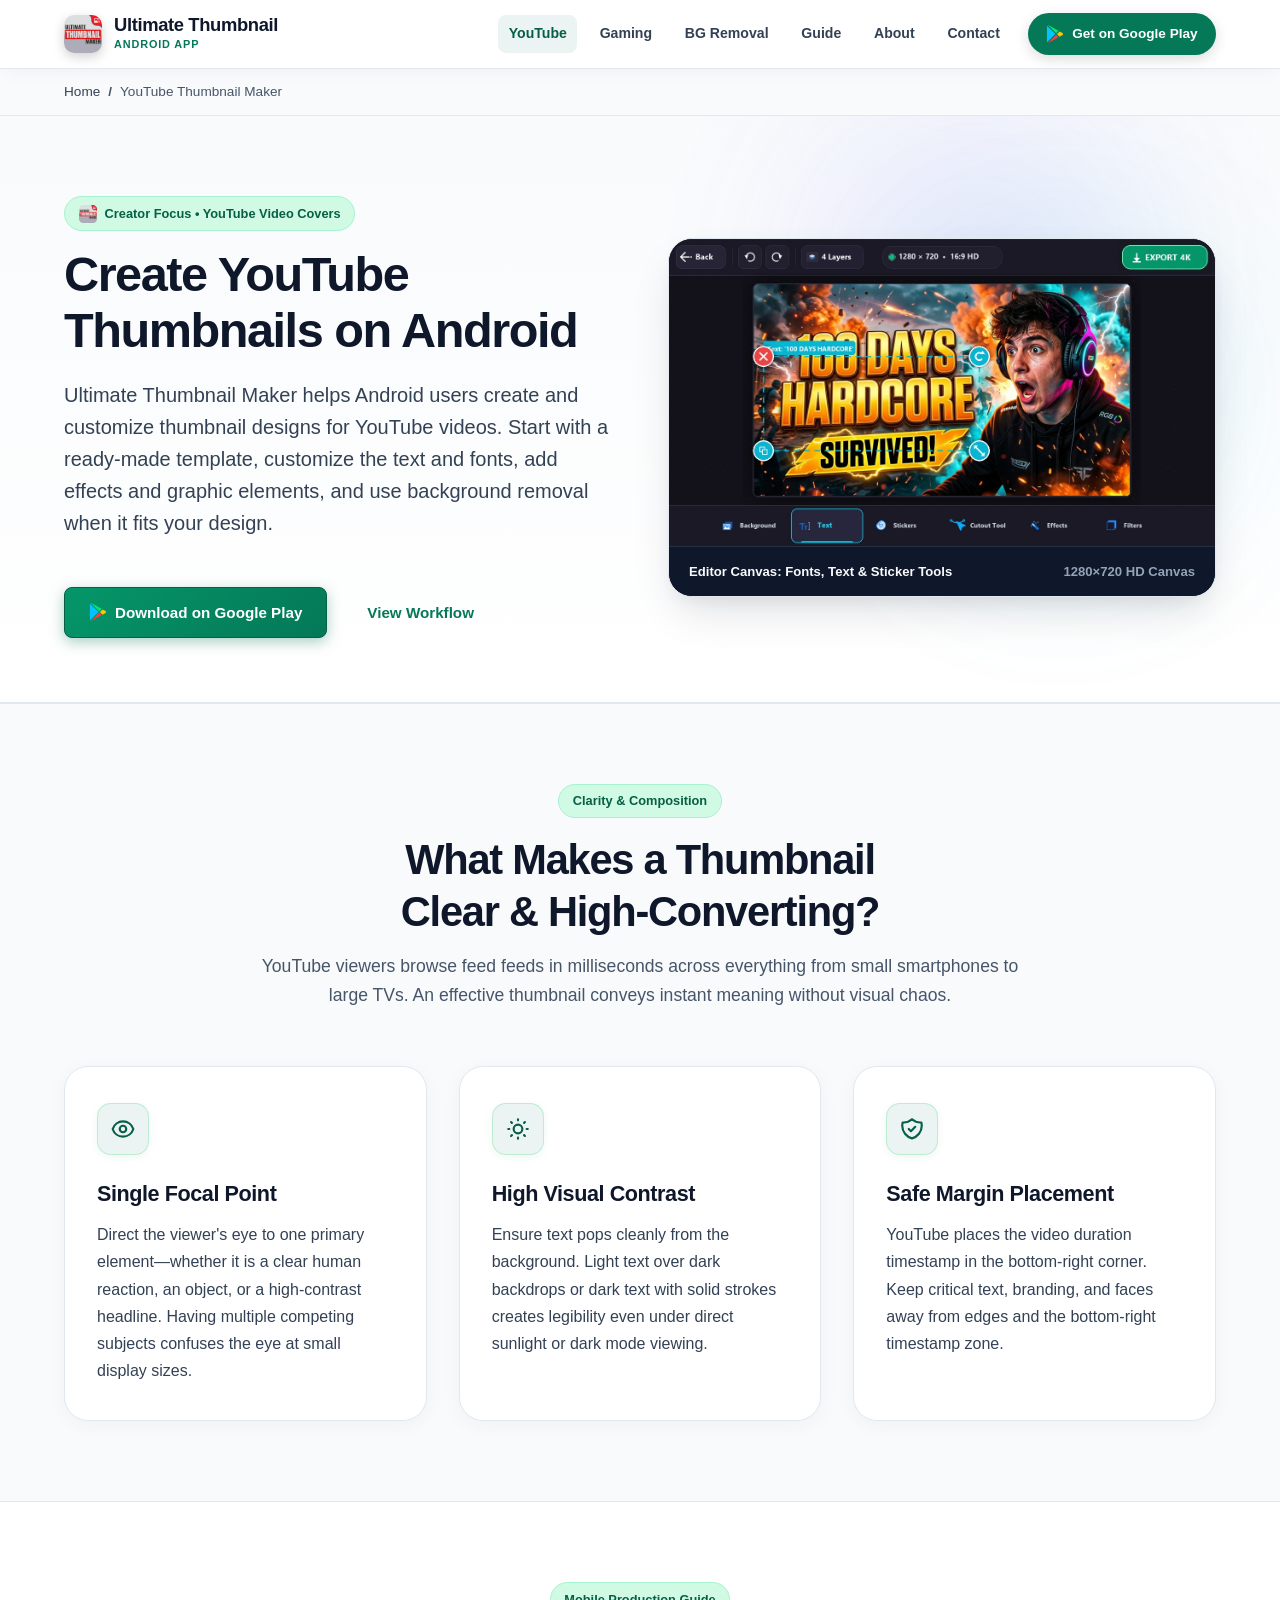
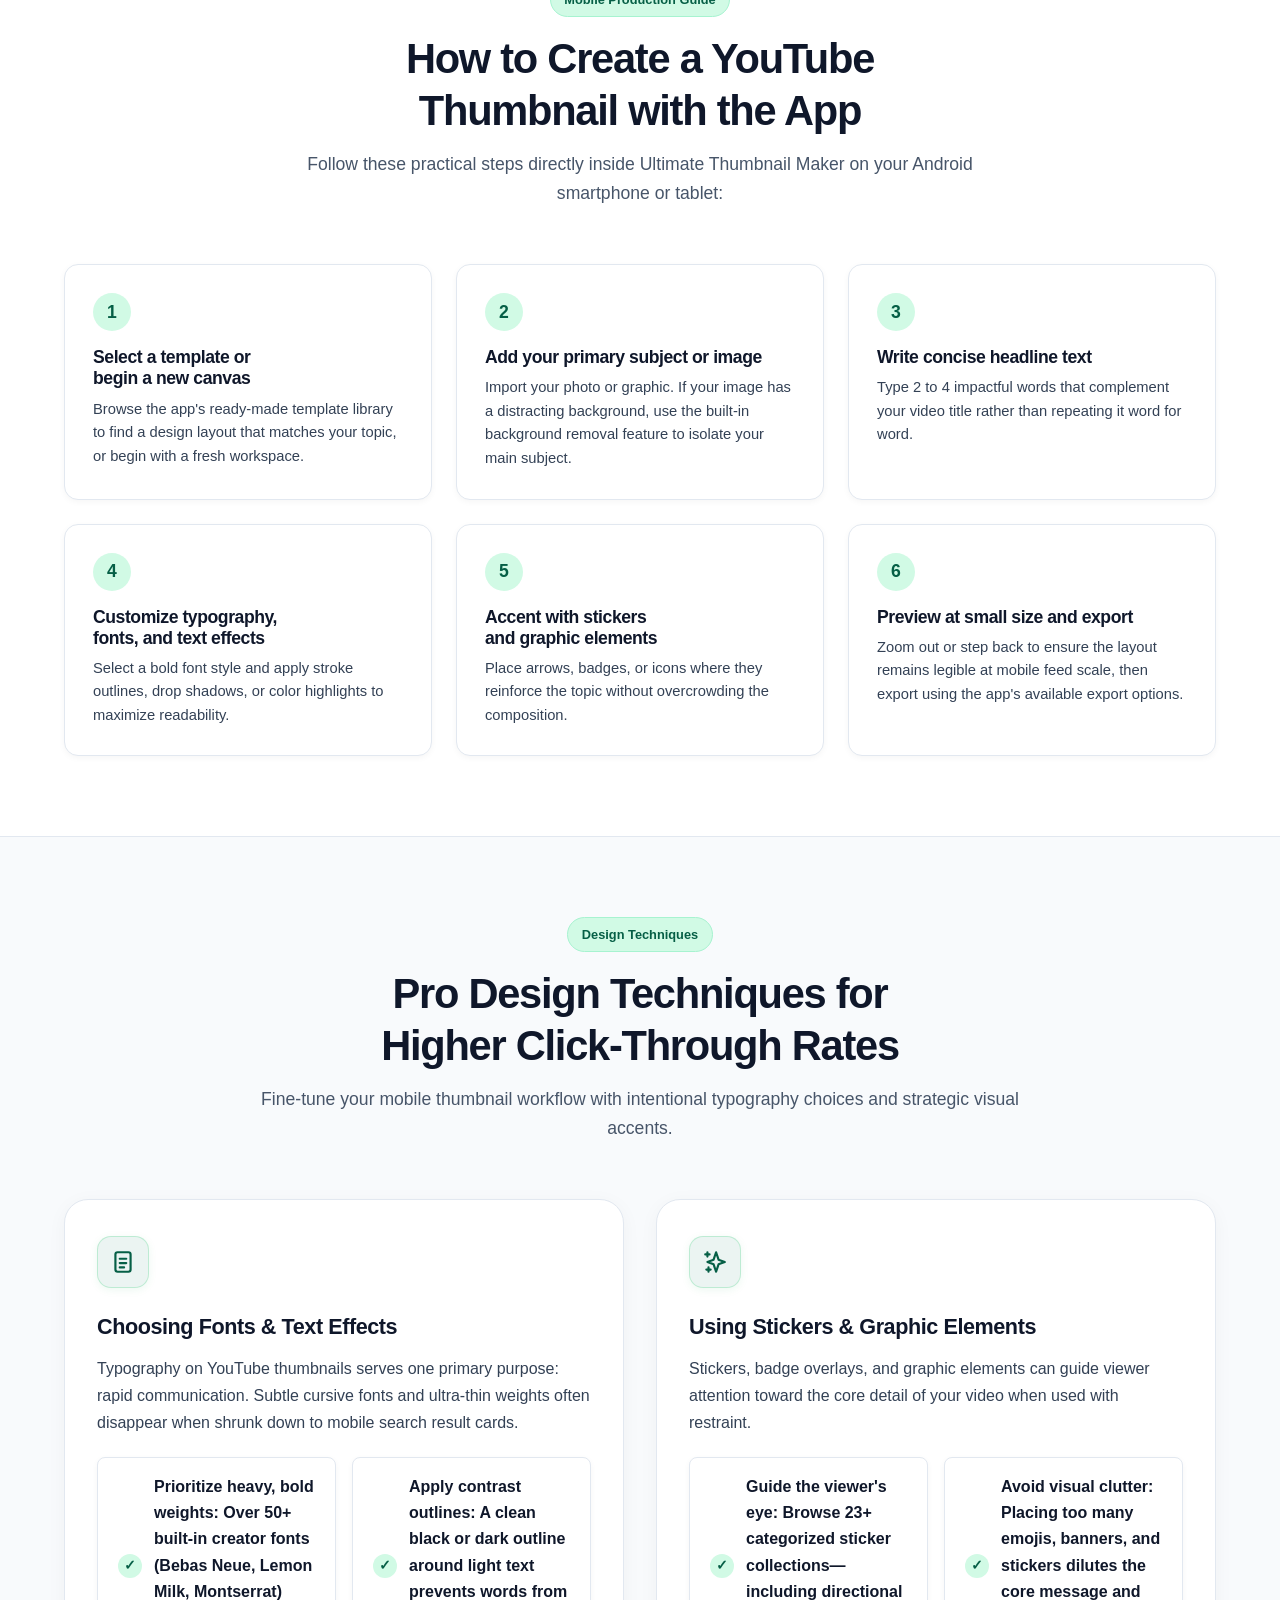
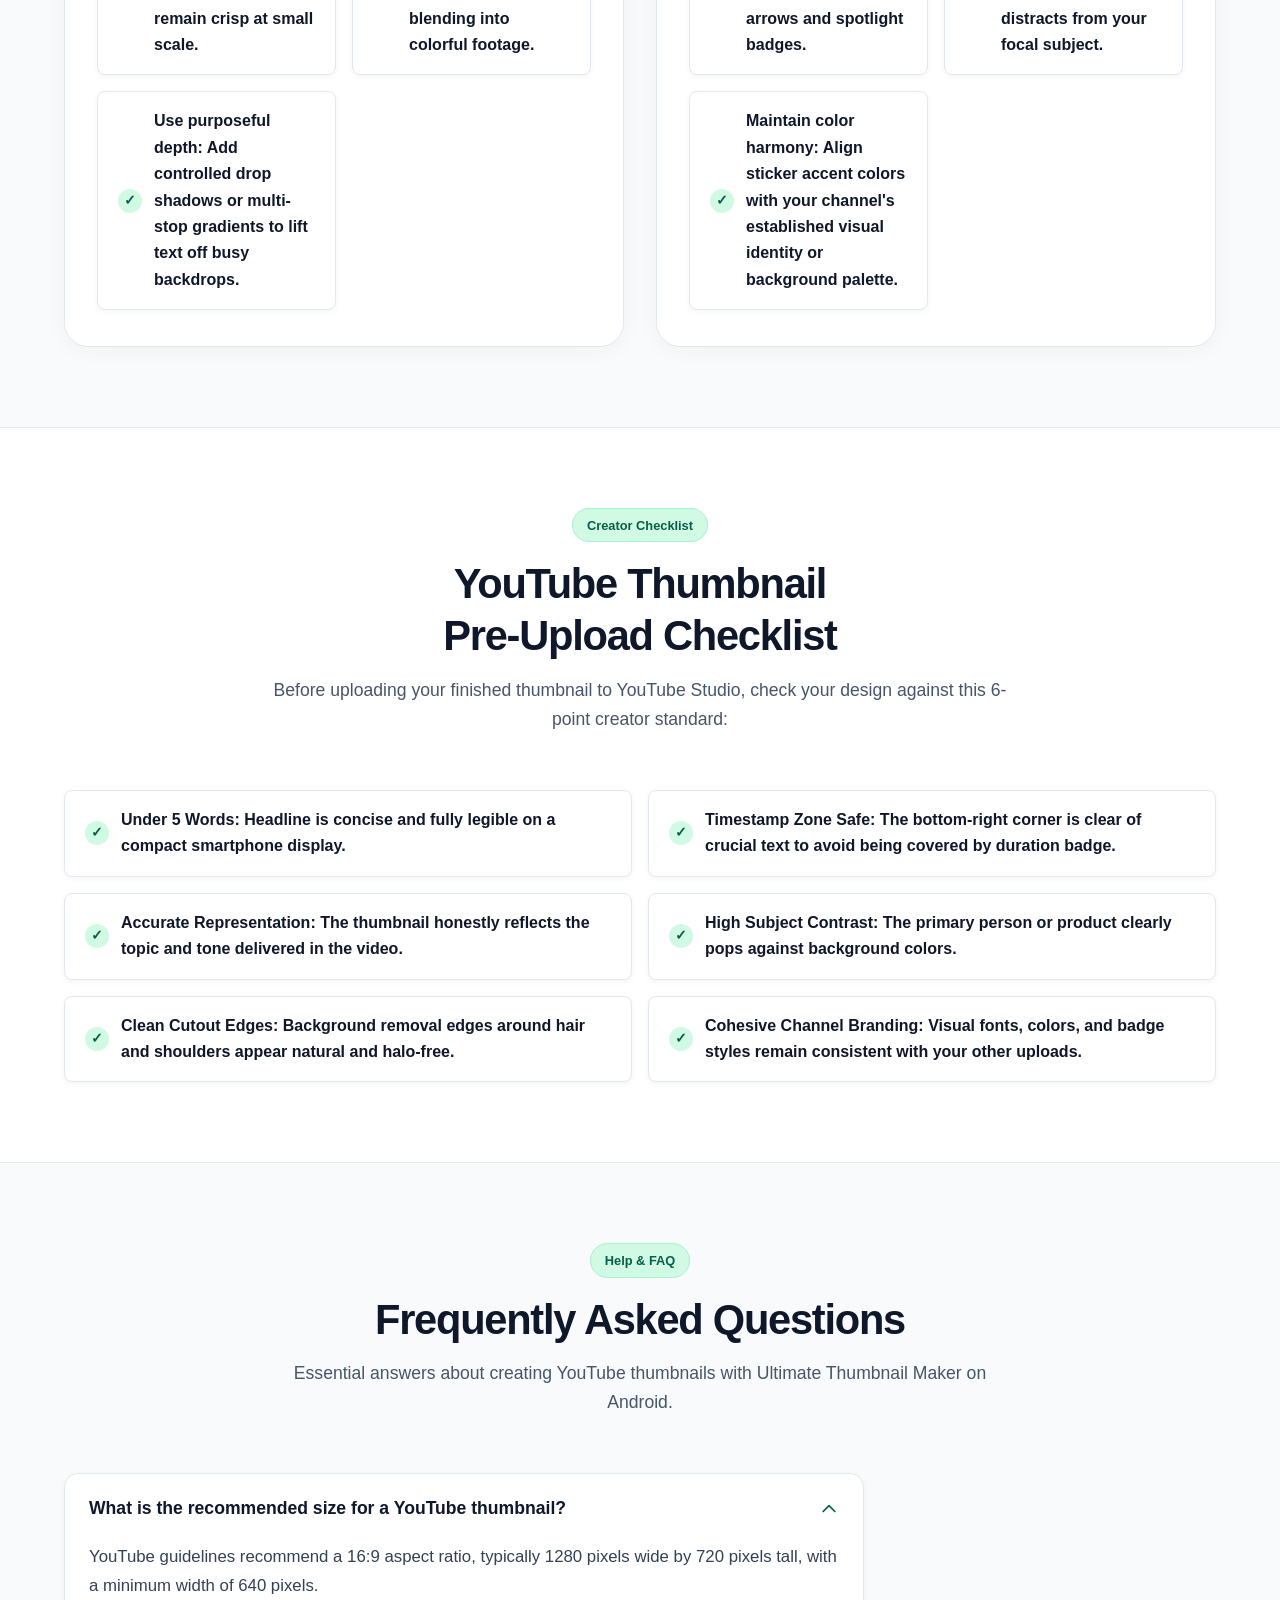
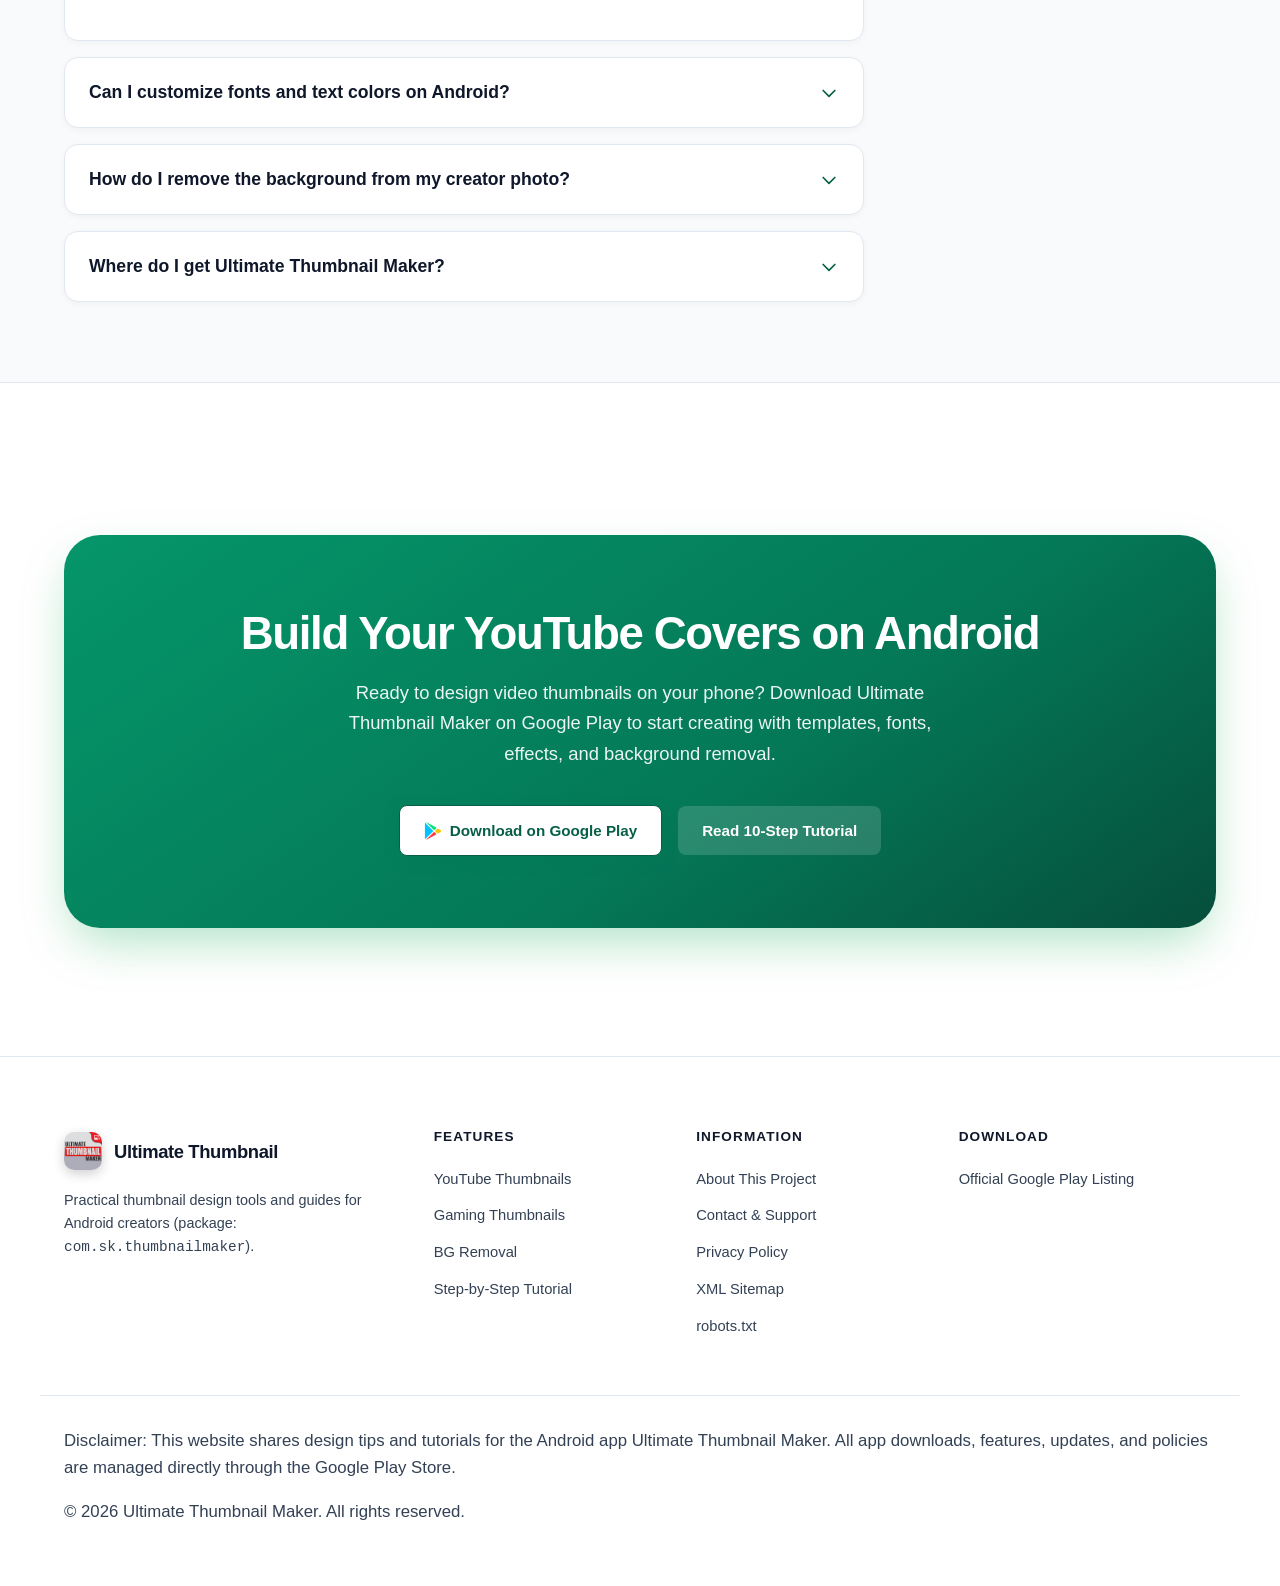
<file: youtube-thumbnail-maker/index.html>
<!DOCTYPE html>
<html lang="en">
<head>
  <meta charset="UTF-8">
  <meta name="viewport" content="width=device-width, initial-scale=1.0">
  <title>YouTube Thumbnail Maker for Android | Ultimate Thumbnail Maker</title>
  <meta name="description" content="Learn how to create YouTube thumbnails on Android with templates, custom text, fonts, effects, stickers, and background removal.">
  <link rel="canonical" href="https://ultimatethumbnailmaker.pages.dev/youtube-thumbnail-maker/">
  
  <!-- Open Graph -->
  <meta property="og:type" content="article">
  <meta property="og:site_name" content="Ultimate Thumbnail Maker">
  <meta property="og:title" content="YouTube Thumbnail Maker for Android | Ultimate Thumbnail Maker">
  <meta property="og:description" content="Learn how to create YouTube thumbnails on Android with templates, custom text, fonts, effects, stickers, and background removal.">
  <meta property="og:url" content="https://ultimatethumbnailmaker.pages.dev/youtube-thumbnail-maker/">
  <meta property="og:image" content="https://ultimatethumbnailmaker.pages.dev/assets/images/thumbnail-editor.webp">
  
  <!-- Twitter Card -->
  <meta name="twitter:card" content="summary_large_image">
  <meta name="twitter:title" content="YouTube Thumbnail Maker for Android">
  <meta name="twitter:description" content="Learn how to create YouTube thumbnails on Android with templates, custom text, fonts, effects, stickers, and background removal.">
  <meta name="twitter:image" content="https://ultimatethumbnailmaker.pages.dev/assets/images/thumbnail-editor.webp">
  
  <link rel="icon" type="image/png" href="/assets/images/favicon.png">
  <link rel="apple-touch-icon" href="/assets/images/app-icon.png">
  <link rel="stylesheet" href="/assets/css/styles.css?v=2026-v3">
</head>
<body>
  <a href="#main-content" class="skip-to-content">Skip to main content</a>

  <!-- Header -->
  <header class="site-header">
    <div class="container nav-container">
      <a href="/" class="brand" aria-label="Ultimate Thumbnail Maker Home">
        <img src="/assets/images/app-icon.png" alt="Ultimate Thumbnail Maker App Icon" class="brand-icon" width="36" height="36">
        <span class="brand-text">
          <span class="brand-title">Ultimate Thumbnail</span>
          <span class="brand-subtitle">Android App</span>
        </span>
      </a>

      <button type="button" class="mobile-toggle" aria-expanded="false" aria-controls="nav-menu" aria-label="Open navigation menu">
        <svg width="24" height="24" fill="none" viewBox="0 0 24 24" stroke="currentColor" aria-hidden="true">
          <path stroke-linecap="round" stroke-linejoin="round" stroke-width="2" d="M4 6h16M4 12h16M4 18h16" />
        </svg>
      </button>

      <nav class="nav-menu" id="nav-menu" aria-label="Main Navigation">
        <a href="/youtube-thumbnail-maker/" class="nav-link active">YouTube</a>
        <a href="/gaming-thumbnail-maker/" class="nav-link">Gaming</a>
        <a href="/thumbnail-maker-with-background-removal/" class="nav-link">BG Removal</a>
        <a href="/how-to-make-a-youtube-thumbnail/" class="nav-link">Guide</a>
        <a href="/about/" class="nav-link">About</a>
        <a href="/contact/" class="nav-link">Contact</a>
        <a href="https://play.google.com/store/apps/details?id=com.sk.thumbnailmaker" 
           class="nav-cta-btn js-play-store-cta" 
           data-source-page="youtube-nav" 
           target="_blank" 
           rel="noopener">
          <svg class="btn-icon" viewBox="0 0 24 24" width="20" height="20" aria-hidden="true">
  <path d="M1.337.924a1.486 1.486 0 0 0-.112.568v21.017c0 .217.045.419.124.6l11.155-11.087L1.337.924z" fill="#00C3FF"/>
  <path d="M13.544 10.989l3.258-3.238L3.45.195a1.466 1.466 0 0 0-.946-.179l11.04 10.973z" fill="#00E676"/>
  <path d="M13.544 13.056l-11 10.933c.298.036.612-.016.906-.183l13.324-7.54-3.23-3.21z" fill="#FF3A44"/>
  <path d="M22.018 13.298l-3.919 2.218-3.515-3.493 3.543-3.521 3.891 2.202a1.49 1.49 0 0 1 0 2.594z" fill="#FFC400"/>
</svg>
          <span>Get on Google Play</span>
        </a>
      </nav>
    </div>
  </header>

  <!-- Breadcrumbs -->
  <div class="breadcrumbs">
    <div class="container">
      <ol class="breadcrumb-list">
        <li class="breadcrumb-item"><a href="/">Home</a></li>
        <li class="breadcrumb-separator" aria-hidden="true">/</li>
        <li class="breadcrumb-item" aria-current="page">YouTube Thumbnail Maker</li>
      </ol>
    </div>
  </div>

  <main id="main-content">
    <section class="hero">
      <div class="ambient-glow-wrapper" aria-hidden="true">
        <div class="ambient-orb ambient-orb--indigo"></div>
        <div class="ambient-orb ambient-orb--cyan"></div>
      </div>

      <div class="container hero-grid">
        <div class="hero-content">
          <div class="badge-pill badge-pill--accent">
            <img src="/assets/images/app-icon.png" alt="App Icon" class="badge-icon-inline" width="20" height="20">
            <span>Creator Focus • YouTube Video Covers</span>
          </div>
          <h1>Create YouTube Thumbnails on Android</h1>
          <p class="hero-lead">
            Ultimate Thumbnail Maker helps Android users create and customize thumbnail designs for YouTube videos. Start with a ready-made template, customize the text and fonts, add effects and graphic elements, and use background removal when it fits your design.
          </p>
          <div class="hero-actions">
            <a href="https://play.google.com/store/apps/details?id=com.sk.thumbnailmaker" 
               class="btn btn-primary js-play-store-cta" 
               data-source-page="youtube-hero" 
               target="_blank" 
               rel="noopener">
              <svg class="btn-icon" viewBox="0 0 24 24" width="20" height="20" aria-hidden="true">
  <path d="M1.337.924a1.486 1.486 0 0 0-.112.568v21.017c0 .217.045.419.124.6l11.155-11.087L1.337.924z" fill="#00C3FF"/>
  <path d="M13.544 10.989l3.258-3.238L3.45.195a1.466 1.466 0 0 0-.946-.179l11.04 10.973z" fill="#00E676"/>
  <path d="M13.544 13.056l-11 10.933c.298.036.612-.016.906-.183l13.324-7.54-3.23-3.21z" fill="#FF3A44"/>
  <path d="M22.018 13.298l-3.919 2.218-3.515-3.493 3.543-3.521 3.891 2.202a1.49 1.49 0 0 1 0 2.594z" fill="#FFC400"/>
</svg>
              <span>Download on Google Play</span>
            </a>
            <a href="#how-to-create" class="btn btn-secondary">
              <span>View Workflow</span>
            </a>
          </div>
        </div>

        <div class="hero-media card-3d-wrap">
          <figure class="showcase-frame card-3d" data-tilt data-tilt-max="10">
            <div class="card-3d-inner">
              <img src="/assets/images/thumbnail-editor.webp?v=workspace-v2" 
                   alt="Editing canvas interface with text, font tools, and stickers" 
                   width="1280" 
                   height="720" 
                   loading="eager" 
                   fetchpriority="high">
              <div class="card-3d-glare"></div>
            </div>
            <figcaption class="showcase-caption">
              <span>Editor Canvas: Fonts, Text &amp; Sticker Tools</span>
              <span>1280×720 HD Canvas</span>
            </figcaption>
          </figure>


        </div>
      </div>
    </section>

    <!-- Section 1: What makes a thumbnail clear and readable? -->
    <section class="section section--alt">
      <div class="container">
        <div class="section-header">
          <span class="badge-pill badge-pill--accent">Clarity &amp; Composition</span>
          <h2>What Makes a Thumbnail Clear &amp; High-Converting?</h2>
          <p class="section-subtitle">
            YouTube viewers browse feed feeds in milliseconds across everything from small smartphones to large TVs. An effective thumbnail conveys instant meaning without visual chaos.
          </p>
        </div>

        <div class="grid-3">
          <div class="card">
            <div class="card-icon">
              <svg width="24" height="24" fill="none" viewBox="0 0 24 24" stroke="currentColor" aria-hidden="true">
                <path stroke-linecap="round" stroke-linejoin="round" stroke-width="2" d="M15 12a3 3 0 11-6 0 3 3 0 016 0z" />
                <path stroke-linecap="round" stroke-linejoin="round" stroke-width="2" d="M2.458 12C3.732 7.943 7.523 5 12 5c4.478 0 8.268 2.943 9.542 7-1.274 4.057-5.064 7-9.542 7-4.477 0-8.268-2.943-9.542-7z" />
              </svg>
            </div>
            <h3 class="card-title">Single Focal Point</h3>
            <p class="card-desc">
              Direct the viewer's eye to one primary element—whether it is a clear human reaction, an object, or a high-contrast headline. Having multiple competing subjects confuses the eye at small display sizes.
            </p>
          </div>

          <div class="card">
            <div class="card-icon">
              <svg width="24" height="24" fill="none" viewBox="0 0 24 24" stroke="currentColor" aria-hidden="true">
                <path stroke-linecap="round" stroke-linejoin="round" stroke-width="2" d="M12 3v1m0 16v1m9-9h-1M4 12H3m15.364 6.364l-.707-.707M6.343 6.343l-.707-.707m12.728 0l-.707.707M6.343 17.657l-.707.707M16 12a4 4 0 11-8 0 4 4 0 018 0z" />
              </svg>
            </div>
            <h3 class="card-title">High Visual Contrast</h3>
            <p class="card-desc">
              Ensure text pops cleanly from the background. Light text over dark backdrops or dark text with solid strokes creates legibility even under direct sunlight or dark mode viewing.
            </p>
          </div>

          <div class="card">
            <div class="card-icon">
              <svg width="24" height="24" fill="none" viewBox="0 0 24 24" stroke="currentColor" aria-hidden="true">
                <path stroke-linecap="round" stroke-linejoin="round" stroke-width="2" d="M9 12l2 2 4-4m5.618-4.016A11.955 11.955 0 0112 2.944a11.955 11.955 0 01-8.618 3.04A12.02 12.02 0 003 9c0 5.591 3.824 10.29 9 11.622 5.176-1.332 9-6.03 9-11.622 0-1.042-.133-2.052-.382-3.016z" />
              </svg>
            </div>
            <h3 class="card-title">Safe Margin Placement</h3>
            <p class="card-desc">
              YouTube places the video duration timestamp in the bottom-right corner. Keep critical text, branding, and faces away from edges and the bottom-right timestamp zone.
            </p>
          </div>
        </div>
      </div>
    </section>

    <!-- Section 2: How to create a thumbnail using the app -->
    <section class="section" id="how-to-create">
      <div class="container">
        <div class="section-header">
          <span class="badge-pill badge-pill--accent">Mobile Production Guide</span>
          <h2>How to Create a YouTube Thumbnail with the App</h2>
          <p class="section-subtitle">
            Follow these practical steps directly inside Ultimate Thumbnail Maker on your Android smartphone or tablet:
          </p>
        </div>

        <ol class="steps-list">
          <li class="step-item">
            <div class="step-num">1</div>
            <div class="step-content">
              <h3 class="step-title">Select a template or begin a new canvas</h3>
              <p class="step-text">Browse the app's ready-made template library to find a design layout that matches your topic, or begin with a fresh workspace.</p>
            </div>
          </li>
          <li class="step-item">
            <div class="step-num">2</div>
            <div class="step-content">
              <h3 class="step-title">Add your primary subject or image</h3>
              <p class="step-text">Import your photo or graphic. If your image has a distracting background, use the built-in background removal feature to isolate your main subject.</p>
            </div>
          </li>
          <li class="step-item">
            <div class="step-num">3</div>
            <div class="step-content">
              <h3 class="step-title">Write concise headline text</h3>
              <p class="step-text">Type 2 to 4 impactful words that complement your video title rather than repeating it word for word.</p>
            </div>
          </li>
          <li class="step-item">
            <div class="step-num">4</div>
            <div class="step-content">
              <h3 class="step-title">Customize typography, fonts, and text effects</h3>
              <p class="step-text">Select a bold font style and apply stroke outlines, drop shadows, or color highlights to maximize readability.</p>
            </div>
          </li>
          <li class="step-item">
            <div class="step-num">5</div>
            <div class="step-content">
              <h3 class="step-title">Accent with stickers and graphic elements</h3>
              <p class="step-text">Place arrows, badges, or icons where they reinforce the topic without overcrowding the composition.</p>
            </div>
          </li>
          <li class="step-item">
            <div class="step-num">6</div>
            <div class="step-content">
              <h3 class="step-title">Preview at small size and export</h3>
              <p class="step-text">Zoom out or step back to ensure the layout remains legible at mobile feed scale, then export using the app's available export options.</p>
            </div>
          </li>
        </ol>
      </div>
    </section>

    <!-- Section 3 & 4: Typography and Graphic Elements -->
    <section class="section section--alt">
      <div class="container">
        <div class="section-header">
          <span class="badge-pill badge-pill--accent">Design Techniques</span>
          <h2>Pro Design Techniques for Higher Click-Through Rates</h2>
          <p class="section-subtitle">
            Fine-tune your mobile thumbnail workflow with intentional typography choices and strategic visual accents.
          </p>
        </div>

        <div class="grid-2">
          <div class="card">
            <div class="card-icon">
              <svg width="24" height="24" fill="none" viewBox="0 0 24 24" stroke="currentColor" aria-hidden="true">
                <path stroke-linecap="round" stroke-linejoin="round" stroke-width="2" d="M7 21h10a2 2 0 002-2V5a2 2 0 00-2-2H7a2 2 0 00-2 2v14a2 2 0 002 2zM9 9h6M9 13h6M9 17h4" />
              </svg>
            </div>
            <h3 class="card-title">Choosing Fonts &amp; Text Effects</h3>
            <p class="card-desc">
              Typography on YouTube thumbnails serves one primary purpose: rapid communication. Subtle cursive fonts and ultra-thin weights often disappear when shrunk down to mobile search result cards.
            </p>
            <ul class="checklist" style="margin-top: 1.25rem;">
              <li class="checklist-item">
                <span class="checklist-icon" aria-hidden="true">&#10003;</span>
                <div><strong>Prioritize heavy, bold weights:</strong> Over 50+ built-in creator fonts (Bebas Neue, Lemon Milk, Montserrat) remain crisp at small scale.</div>
              </li>
              <li class="checklist-item">
                <span class="checklist-icon" aria-hidden="true">&#10003;</span>
                <div><strong>Apply contrast outlines:</strong> A clean black or dark outline around light text prevents words from blending into colorful footage.</div>
              </li>
              <li class="checklist-item">
                <span class="checklist-icon" aria-hidden="true">&#10003;</span>
                <div><strong>Use purposeful depth:</strong> Add controlled drop shadows or multi-stop gradients to lift text off busy backdrops.</div>
              </li>
            </ul>
          </div>

          <div class="card">
            <div class="card-icon">
              <svg width="24" height="24" fill="none" viewBox="0 0 24 24" stroke="currentColor" aria-hidden="true">
                <path stroke-linecap="round" stroke-linejoin="round" stroke-width="2" d="M5 3v4M3 5h4M6 17v4m-2-2h4m5-16l2.286 6.857L21 12l-5.714 2.143L13 21l-2.286-6.857L5 12l5.714-2.143L13 3z" />
              </svg>
            </div>
            <h3 class="card-title">Using Stickers &amp; Graphic Elements</h3>
            <p class="card-desc">
              Stickers, badge overlays, and graphic elements can guide viewer attention toward the core detail of your video when used with restraint.
            </p>
            <ul class="checklist" style="margin-top: 1.25rem;">
              <li class="checklist-item">
                <span class="checklist-icon" aria-hidden="true">&#10003;</span>
                <div><strong>Guide the viewer's eye:</strong> Browse 23+ categorized sticker collections—including directional arrows and spotlight badges.</div>
              </li>
              <li class="checklist-item">
                <span class="checklist-icon" aria-hidden="true">&#10003;</span>
                <div><strong>Avoid visual clutter:</strong> Placing too many emojis, banners, and stickers dilutes the core message and distracts from your focal subject.</div>
              </li>
              <li class="checklist-item">
                <span class="checklist-icon" aria-hidden="true">&#10003;</span>
                <div><strong>Maintain color harmony:</strong> Align sticker accent colors with your channel's established visual identity or background palette.</div>
              </li>
            </ul>
          </div>
        </div>
      </div>
    </section>

    <!-- Section 5: Thumbnail design checklist -->
    <section class="section">
      <div class="container">
        <div class="section-header">
          <span class="badge-pill badge-pill--accent">Creator Checklist</span>
          <h2>YouTube Thumbnail Pre-Upload Checklist</h2>
          <p class="section-subtitle">
            Before uploading your finished thumbnail to YouTube Studio, check your design against this 6-point creator standard:
          </p>
        </div>

        <ul class="checklist">
          <li class="checklist-item">
            <span class="checklist-icon" aria-hidden="true">&#10003;</span>
            <div><strong>Under 5 Words:</strong> Headline is concise and fully legible on a compact smartphone display.</div>
          </li>
          <li class="checklist-item">
            <span class="checklist-icon" aria-hidden="true">&#10003;</span>
            <div><strong>Timestamp Zone Safe:</strong> The bottom-right corner is clear of crucial text to avoid being covered by duration badge.</div>
          </li>
          <li class="checklist-item">
            <span class="checklist-icon" aria-hidden="true">&#10003;</span>
            <div><strong>Accurate Representation:</strong> The thumbnail honestly reflects the topic and tone delivered in the video.</div>
          </li>
          <li class="checklist-item">
            <span class="checklist-icon" aria-hidden="true">&#10003;</span>
            <div><strong>High Subject Contrast:</strong> The primary person or product clearly pops against background colors.</div>
          </li>
          <li class="checklist-item">
            <span class="checklist-icon" aria-hidden="true">&#10003;</span>
            <div><strong>Clean Cutout Edges:</strong> Background removal edges around hair and shoulders appear natural and halo-free.</div>
          </li>
          <li class="checklist-item">
            <span class="checklist-icon" aria-hidden="true">&#10003;</span>
            <div><strong>Cohesive Channel Branding:</strong> Visual fonts, colors, and badge styles remain consistent with your other uploads.</div>
          </li>
        </ul>
      </div>
    </section>

    <!-- Section 6: FAQ -->
    <section class="section section--alt">
      <div class="container">
        <div class="section-header">
          <span class="badge-pill badge-pill--accent">Help &amp; FAQ</span>
          <h2>Frequently Asked Questions</h2>
          <p class="section-subtitle">
            Essential answers about creating YouTube thumbnails with Ultimate Thumbnail Maker on Android.
          </p>
        </div>

        <div class="faq-list">
          <details class="faq-item" open>
            <summary class="faq-question">
              <span>What is the recommended size for a YouTube thumbnail?</span>
              <svg class="faq-icon" fill="none" viewBox="0 0 24 24" stroke="currentColor" aria-hidden="true">
                <path stroke-linecap="round" stroke-linejoin="round" stroke-width="2" d="M19 9l-7 7-7-7" />
              </svg>
            </summary>
            <div class="faq-answer">
              <p>YouTube guidelines recommend a 16:9 aspect ratio, typically 1280 pixels wide by 720 pixels tall, with a minimum width of 640 pixels.</p>
            </div>
          </details>

          <details class="faq-item">
            <summary class="faq-question">
              <span>Can I customize fonts and text colors on Android?</span>
              <svg class="faq-icon" fill="none" viewBox="0 0 24 24" stroke="currentColor" aria-hidden="true">
                <path stroke-linecap="round" stroke-linejoin="round" stroke-width="2" d="M19 9l-7 7-7-7" />
              </svg>
            </summary>
            <div class="faq-answer">
              <p>Yes. Ultimate Thumbnail Maker includes custom text editing, font selection, and text effects to help you craft high-contrast headlines on Android devices.</p>
            </div>
          </details>

          <details class="faq-item">
            <summary class="faq-question">
              <span>How do I remove the background from my creator photo?</span>
              <svg class="faq-icon" fill="none" viewBox="0 0 24 24" stroke="currentColor" aria-hidden="true">
                <path stroke-linecap="round" stroke-linejoin="round" stroke-width="2" d="M19 9l-7 7-7-7" />
              </svg>
            </summary>
            <div class="faq-answer">
              <p>Use the built-in background removal feature inside the app. For best results, use source photos taken with clear lighting and good subject separation from the background.</p>
            </div>
          </details>

          <details class="faq-item">
            <summary class="faq-question">
              <span>Where do I get Ultimate Thumbnail Maker?</span>
              <svg class="faq-icon" fill="none" viewBox="0 0 24 24" stroke="currentColor" aria-hidden="true">
                <path stroke-linecap="round" stroke-linejoin="round" stroke-width="2" d="M19 9l-7 7-7-7" />
              </svg>
            </summary>
            <div class="faq-answer">
              <p>
                Install the app directly from the official Google Play Store: 
                <a href="https://play.google.com/store/apps/details?id=com.sk.thumbnailmaker" 
                   class="js-play-store-cta" 
                   data-source-page="youtube-faq" 
                   target="_blank" 
                   rel="noopener">
                  Download Ultimate Thumbnail Maker on Google Play
                </a>
              </p>
            </div>
          </details>
        </div>
      </div>
    </section>

    <!-- Section 7: Google Play Download CTA -->
    <section class="section section-cta" aria-label="Call to Action">
      <div class="container">
        <div class="cta-banner">
          <h2 class="cta-banner-title">Build Your YouTube Covers on Android</h2>
          <p class="cta-banner-desc">
            Ready to design video thumbnails on your phone? Download Ultimate Thumbnail Maker on Google Play to start creating with templates, fonts, effects, and background removal.
          </p>
          <div class="cta-actions">
            <a href="https://play.google.com/store/apps/details?id=com.sk.thumbnailmaker" 
               class="btn btn-primary js-play-store-cta" 
               data-source-page="youtube-bottom-cta" 
               target="_blank" 
               rel="noopener">
              <svg class="btn-icon" viewBox="0 0 24 24" width="20" height="20" aria-hidden="true">
  <path d="M1.337.924a1.486 1.486 0 0 0-.112.568v21.017c0 .217.045.419.124.6l11.155-11.087L1.337.924z" fill="#00C3FF"/>
  <path d="M13.544 10.989l3.258-3.238L3.45.195a1.466 1.466 0 0 0-.946-.179l11.04 10.973z" fill="#00E676"/>
  <path d="M13.544 13.056l-11 10.933c.298.036.612-.016.906-.183l13.324-7.54-3.23-3.21z" fill="#FF3A44"/>
  <path d="M22.018 13.298l-3.919 2.218-3.515-3.493 3.543-3.521 3.891 2.202a1.49 1.49 0 0 1 0 2.594z" fill="#FFC400"/>
</svg>
              <span>Download on Google Play</span>
            </a>
            <a href="/how-to-make-a-youtube-thumbnail/" class="btn btn-secondary">
              <span>Read 10-Step Tutorial</span>
            </a>
          </div>
        </div>
      </div>
    </section>
  </main>

  <!-- Footer -->
  <footer class="site-footer">
    <div class="container footer-grid">
      <div class="footer-brand">
        <div class="brand">
          <img src="/assets/images/app-icon.png" alt="Ultimate Thumbnail Maker App Icon" class="brand-icon" width="28" height="28">
          <span class="brand-title">Ultimate Thumbnail</span>
        </div>
        <p>Practical thumbnail design tools and guides for Android creators (package: <code>com.sk.thumbnailmaker</code>).</p>
      </div>

      <div>
        <h3 class="footer-heading">Features</h3>
        <ul class="footer-links">
          <li><a href="/youtube-thumbnail-maker/">YouTube Thumbnails</a></li>
          <li><a href="/gaming-thumbnail-maker/">Gaming Thumbnails</a></li>
          <li><a href="/thumbnail-maker-with-background-removal/">BG Removal</a></li>
          <li><a href="/how-to-make-a-youtube-thumbnail/">Step-by-Step Tutorial</a></li>
        </ul>
      </div>

      <div>
        <h3 class="footer-heading">Information</h3>
        <ul class="footer-links">
          <li><a href="/about/">About This Project</a></li>
          <li><a href="/contact/">Contact &amp; Support</a></li>
          <li><a href="/privacy-policy/">Privacy Policy</a></li>
          <li><a href="/sitemap.xml">XML Sitemap</a></li>
          <li><a href="/robots.txt">robots.txt</a></li>
        </ul>
      </div>

      <div>
        <h3 class="footer-heading">Download</h3>
        <ul class="footer-links">
          <li>
            <a href="https://play.google.com/store/apps/details?id=com.sk.thumbnailmaker" 
               class="js-play-store-cta" 
               data-source-page="youtube-footer" 
               target="_blank" 
               rel="noopener">
              Official Google Play Listing
            </a>
          </li>
        </ul>
      </div>
    </div>

    <div class="container footer-bottom">
      <p class="footer-disclaimer">
        Disclaimer: This website shares design tips and tutorials for the Android app Ultimate Thumbnail Maker. All app downloads, features, updates, and policies are managed directly through the Google Play Store.
      </p>
      <p>&copy; <span id="current-year">2026</span> Ultimate Thumbnail Maker. All rights reserved.</p>
    </div>
  </footer>

  <script src="/assets/js/main.js" defer></script>
</body>
</html>
</file>
<file: assets/css/styles.css>
/* ==========================================================================
   Ultimate Thumbnail Maker - Ark7 Luxury Green Wave Design System
   Inspired by Ark7 (https://ark7.com / Landingfolio mobile-app inspiration)
   Mobile-first, accessible (WCAG AA/AAA), ultra-fast, zero-framework CSS
   ========================================================================== */

/* --- Custom Creator Fonts --- */
@font-face {
  font-family: 'Bebas Neue';
  src: url('/assets/fonts/BebasNeue Bold.ttf') format('truetype');
  font-weight: 700;
  font-style: normal;
  font-display: swap;
}

@font-face {
  font-family: 'The Bold Font';
  src: url('/assets/fonts/theboldfont.ttf') format('truetype');
  font-weight: 700;
  font-style: normal;
  font-display: swap;
}

/* --- Ark7 Design Tokens --- */
:root {
  /* Ark7 Signature Emerald Gradient (WCAG AA/AAA Compliant) */
  --ark-green-light: #05C557;
  --ark-green: #047857;
  --ark-green-dark: #065F46;
  --ark-green-bg: linear-gradient(145deg, #059669 0%, #047857 60%, #064E3B 100%);
  --ark-green-subtle: #D1FAE5;
  --ark-green-tint: rgba(4, 120, 87, 0.08);
  --ark-lime: #C7F9CC;
  
  /* Neutral Palette */
  --bg-primary: #FFFFFF;
  --bg-secondary: #F8FAFC;
  --bg-tertiary: #F1F5F9;
  --bg-card: #FFFFFF;
  --bg-glass: rgba(255, 255, 255, 0.96);
  
  /* Text */
  --text-dark: #0F172A;
  --text-body: #334155;
  --text-muted: #475569;
  --text-light: #FFFFFF;
  --text-light-subtle: rgba(255, 255, 255, 0.92);
  --text-light-muted: rgba(255, 255, 255, 0.78);
  
  /* Borders */
  --border-light: #E2E8F0;
  --border-strong: #94A3B8;
  --border-focus: #05C557;
  
  /* Accents */
  --accent-primary: #047857;
  --accent-primary-hover: #065F46;
  --accent-red: #EF4444;
  --accent-amber: #D97706;
  --accent-indigo: #4F46E5;
  --accent-cyan: #0284C7;
  
  /* Typography */
  --font-sans: -apple-system, BlinkMacSystemFont, "SF Pro Display", "Inter", "Segoe UI", Roboto, "Helvetica Neue", Arial, sans-serif;
  --font-headline: 'Bebas Neue', system-ui, sans-serif;
  --font-mono: ui-monospace, SFMono-Regular, Menlo, Monaco, Consolas, monospace;
  
  /* Dimensions & Radii */
  --container-max: 1200px;
  --radius-sm: 8px;
  --radius-md: 14px;
  --radius-lg: 24px;
  --radius-xl: 36px;
  --radius-phone: 42px;
  --radius-full: 9999px;
  
  /* Elevation Shadows */
  --shadow-sm: 0 2px 6px rgba(0, 0, 0, 0.04);
  --shadow-md: 0 10px 25px -5px rgba(15, 23, 42, 0.08), 0 4px 10px -2px rgba(15, 23, 42, 0.03);
  --shadow-lg: 0 20px 45px -10px rgba(15, 23, 42, 0.12), 0 10px 20px -5px rgba(15, 23, 42, 0.04);
  --shadow-phone: 0 35px 80px -15px rgba(0, 45, 18, 0.32), 0 15px 35px -5px rgba(15, 23, 42, 0.12);
  --shadow-float: 0 15px 35px -5px rgba(0, 0, 0, 0.14), 0 5px 15px rgba(0, 0, 0, 0.06);
  --shadow-card-hover: 0 25px 50px -12px rgba(6, 167, 74, 0.2);
  
  /* Transitions */
  --transition-fast: 0.15s ease;
  --transition-normal: 0.25s ease;
  --transition-smooth: 0.4s cubic-bezier(0.16, 1, 0.3, 1);
}

/* --- Reset & Base --- */
*, *::before, *::after {
  box-sizing: border-box;
  margin: 0;
  padding: 0;
}

html {
  font-family: var(--font-sans);
  background-color: var(--bg-primary);
  color: var(--text-dark);
  line-height: 1.65;
  -webkit-text-size-adjust: 100%;
  scroll-behavior: smooth;
}

body {
  min-height: 100vh;
  display: flex;
  flex-direction: column;
  overflow-x: hidden;
  background-color: var(--bg-primary);
}

img, picture, svg, video {
  display: block;
  max-width: 100%;
  height: auto;
}

a {
  color: var(--accent-primary);
  text-decoration: none;
  transition: color var(--transition-fast);
}

a:hover {
  color: var(--accent-primary-hover);
  text-decoration: underline;
}

/* --- Keyboard Accessibility & Focus --- */
:focus-visible {
  outline: 3px solid var(--border-focus);
  outline-offset: 3px;
  border-radius: var(--radius-sm);
}

button:focus-visible,
a:focus-visible,
input:focus-visible,
summary:focus-visible {
  outline: 3px solid var(--border-focus);
  outline-offset: 2px;
}

/* --- Interactive Elements & Pointer Cursor --- */
button,
summary,
.btn,
.nav-cta-btn,
.mobile-toggle,
.studio-tab-btn,
.studio-pill-btn,
.ark-mode-pill,
.faq-question,
.template-card,
.ark-text-link,
.bento-link {
  cursor: pointer;
}

/* --- Accessibility: Reduced Motion (UI/UX Pro Max Guideline) --- */
@media (prefers-reduced-motion: reduce) {
  *,
  *::before,
  *::after {
    animation-duration: 0.01ms !important;
    animation-iteration-count: 1 !important;
    transition-duration: 0.01ms !important;
    scroll-behavior: auto !important;
  }
  
  .card-3d,
  .showcase-frame,
  .ark-showcase-phone,
  .card,
  .ark-floating-pin,
  .ark-tool-badge {
    transform: none !important;
    transition: none !important;
    animation: none !important;
  }
}

.skip-to-content {
  position: absolute;
  top: -100px;
  left: 1rem;
  background: var(--text-dark);
  color: #FFFFFF;
  padding: 0.75rem 1.25rem;
  z-index: 9999;
  font-weight: 700;
  border-radius: var(--radius-sm);
  transition: top var(--transition-fast);
}

.skip-to-content:focus {
  top: 1rem;
}

/* --- Container --- */
.container {
  width: 100%;
  max-width: var(--container-max);
  margin-left: auto;
  margin-right: auto;
  padding-left: 1.5rem;
  padding-right: 1.5rem;
}

/* --- Typography (UI/UX Pro Max Balanced Line Scale) --- */
h1, h2, h3, h4, h5, h6,
.section-title,
.cta-banner-title,
.ark-story-title,
.bento-title {
  color: var(--text-dark);
  line-height: 1.2;
  font-weight: 800;
  letter-spacing: -0.025em;
  text-wrap: balance;
}

h1 {
  font-size: clamp(2.4rem, 5vw, 3.8rem);
  font-weight: 900;
  letter-spacing: -0.035em;
  margin-bottom: 1.25rem;
}

h2 {
  font-size: clamp(2rem, 3.8vw, 2.75rem);
  font-weight: 800;
  letter-spacing: -0.03em;
  margin-bottom: 1rem;
}

h3 {
  font-size: clamp(1.25rem, 2.2vw, 1.6rem);
  font-weight: 700;
  margin-bottom: 0.5rem;
}

p {
  color: var(--text-body);
  font-size: 1.05rem;
  line-height: 1.7;
  margin-bottom: 1.25rem;
}

.hero-lead {
  font-size: clamp(1.1rem, 2vw, 1.25rem);
  line-height: 1.6;
  font-weight: 400;
}

/* ==========================================================================
   Header & Navigation (Ark7 Integrated Glassmorphic App Bar)
   ========================================================================== */
.site-header {
  position: sticky;
  top: 0;
  left: 0;
  right: 0;
  z-index: 1000;
  padding: 0.75rem 0;
  background: rgba(4, 85, 48, 0.90);
  backdrop-filter: blur(20px);
  -webkit-backdrop-filter: blur(20px);
  border-bottom: 1px solid rgba(255, 255, 255, 0.12);
  box-shadow: 0 4px 20px -2px rgba(0, 0, 0, 0.18);
  transition: background-color var(--transition-fast), box-shadow var(--transition-fast), padding var(--transition-fast);
}

body:not(:has(.ark-hero)) .site-header,
.site-header--subpage {
  position: sticky;
  background: rgba(255, 255, 255, 0.95);
  backdrop-filter: blur(20px);
  -webkit-backdrop-filter: blur(20px);
  border-bottom: 1px solid var(--border-light);
  box-shadow: 0 4px 20px -4px rgba(0, 0, 0, 0.06);
}

.nav-container {
  display: flex;
  align-items: center;
  justify-content: space-between;
  gap: 1.25rem;
}

.brand {
  display: flex;
  align-items: center;
  gap: 0.75rem;
  text-decoration: none;
  min-height: 44px;
  flex-shrink: 0;
}

.brand-icon {
  width: 38px;
  height: 38px;
  border-radius: 10px;
  box-shadow: 0 4px 12px rgba(0, 0, 0, 0.18);
  flex-shrink: 0;
}

.brand-text {
  display: flex;
  flex-direction: column;
}

.brand-title {
  font-size: 1.15rem;
  font-weight: 800;
  color: #FFFFFF;
  letter-spacing: -0.02em;
  line-height: 1.15;
  white-space: nowrap;
}

body:not(:has(.ark-hero)) .brand-title,
.site-header--subpage .brand-title {
  color: var(--text-dark);
}

.brand-subtitle {
  font-size: 0.68rem;
  font-weight: 700;
  text-transform: uppercase;
  letter-spacing: 0.08em;
  color: rgba(255, 255, 255, 0.75);
  white-space: nowrap;
}

body:not(:has(.ark-hero)) .brand-subtitle,
.site-header--subpage .brand-subtitle {
  color: var(--accent-primary);
}

.nav-menu {
  display: flex;
  align-items: center;
  gap: 0.4rem;
}

@media (min-width: 1200px) {
  .nav-menu {
    gap: 0.75rem;
  }
}

.nav-link {
  font-size: 0.88rem;
  font-weight: 600;
  color: rgba(255, 255, 255, 0.88);
  text-decoration: none;
  padding: 0.45rem 0.65rem;
  border-radius: 8px;
  white-space: nowrap;
  transition: all var(--transition-fast);
}

.nav-link:hover, .nav-link.active {
  color: #FFFFFF;
  text-decoration: none;
  background: rgba(255, 255, 255, 0.14);
}

body:not(:has(.ark-hero)) .nav-link,
.site-header--subpage .nav-link {
  color: #334155;
}

body:not(:has(.ark-hero)) .nav-link:hover,
body:not(:has(.ark-hero)) .nav-link.active,
.site-header--subpage .nav-link:hover,
.site-header--subpage .nav-link.active {
  color: var(--ark-green-dark);
  background: var(--ark-green-tint);
}

/* Nav CTA Button: Crisp Elevated White Pill with Zero Wrapping */
.nav-cta-btn {
  display: inline-flex;
  align-items: center;
  justify-content: center;
  gap: 0.5rem;
  background: #FFFFFF;
  color: #065F46;
  font-size: 0.85rem;
  font-weight: 700;
  min-height: 42px;
  padding: 0.55rem 1.15rem;
  border-radius: var(--radius-full);
  box-shadow: 0 4px 14px rgba(0, 0, 0, 0.14);
  transition: transform var(--transition-fast), box-shadow var(--transition-fast), background-color var(--transition-fast), color var(--transition-fast);
  text-decoration: none;
  touch-action: manipulation;
  white-space: nowrap;
  flex-shrink: 0;
  margin-left: 0.35rem;
}

.nav-cta-btn svg {
  flex-shrink: 0;
}

.nav-cta-btn:hover {
  transform: translateY(-2px);
  box-shadow: 0 8px 24px rgba(0, 0, 0, 0.22);
  color: #047857;
  text-decoration: none;
}

body:not(:has(.ark-hero)) .nav-cta-btn,
.site-header--subpage .nav-cta-btn {
  background: var(--ark-green);
  color: #FFFFFF;
}

body:not(:has(.ark-hero)) .nav-cta-btn:hover,
.site-header--subpage .nav-cta-btn:hover {
  background: var(--ark-green-dark);
  color: #FFFFFF;
}

.mobile-toggle {
  display: none;
  align-items: center;
  justify-content: center;
  width: 44px;
  height: 44px;
  min-width: 44px;
  min-height: 44px;
  background: rgba(255, 255, 255, 0.10);
  border: 1px solid rgba(255, 255, 255, 0.22);
  color: #FFFFFF;
  cursor: pointer;
  padding: 0;
  border-radius: 10px;
  touch-action: manipulation;
  transition: background-color var(--transition-fast);
}

.mobile-toggle:hover {
  background: rgba(255, 255, 255, 0.18);
}

body:not(:has(.ark-hero)) .mobile-toggle,
.site-header--subpage .mobile-toggle {
  background: #F1F5F9;
  color: var(--text-dark);
  border-color: var(--border-light);
}

body:not(:has(.ark-hero)) .mobile-toggle:hover,
.site-header--subpage .mobile-toggle:hover {
  background: #E2E8F0;
}

/* ==========================================================================
   Hero Section (Ark7 Vibrant Emerald Wave Canvas)
   ========================================================================== */
.ark-hero {
  position: relative;
  background-color: #047857;
  background: var(--ark-green-bg);
  color: var(--text-light);
  padding-top: 8rem;
  padding-bottom: 6rem;
  overflow: hidden;
}

/* Sweeping Sinusoidal Wireframe Mesh Curves */
.ark-hero-mesh {
  position: absolute;
  top: 0;
  left: 0;
  width: 100%;
  height: 100%;
  background-image: url('/assets/images/ark-waves.svg');
  background-position: center top;
  background-size: cover;
  background-repeat: no-repeat;
  opacity: 0.35;
  pointer-events: none;
  z-index: 1;
}

.ark-hero-grid {
  position: relative;
  z-index: 2;
  display: grid;
  grid-template-columns: 1.1fr 1fr;
  align-items: center;
  gap: 3.5rem;
}

.ark-hero-content {
  display: flex;
  flex-direction: column;
  align-items: flex-start;
}

.ark-hero-badge {
  display: inline-flex;
  align-items: center;
  gap: 0.6rem;
  background: rgba(255, 255, 255, 0.18);
  border: 1px solid rgba(255, 255, 255, 0.3);
  backdrop-filter: blur(8px);
  color: #FFFFFF;
  padding: 0.4rem 1rem;
  border-radius: var(--radius-full);
  font-size: 0.85rem;
  font-weight: 700;
  margin-bottom: 1.5rem;
}

.ark-hero-title {
  color: #FFFFFF;
  font-size: clamp(2.4rem, 4.8vw, 3.8rem);
  font-weight: 900;
  line-height: 1.15;
  letter-spacing: -0.035em;
  margin-bottom: 1.25rem;
}

.ark-hero-subhead {
  color: var(--text-light-subtle);
  font-size: clamp(1.15rem, 2vw, 1.35rem);
  line-height: 1.55;
  font-weight: 500;
  margin-bottom: 1rem;
}

.ark-hero-desc {
  color: var(--text-light-muted);
  font-size: 1rem;
  line-height: 1.65;
  margin-bottom: 2rem;
  max-width: 540px;
}

/* Ark7 Hero Action: Crisp White Card Button */
.ark-hero-actions {
  display: flex;
  align-items: center;
  flex-wrap: wrap;
  gap: 1.25rem;
  margin-bottom: 2rem;
}

.ark-hero-btn {
  display: inline-flex;
  align-items: center;
  gap: 0.85rem;
  background: #FFFFFF;
  color: var(--ark-green-dark);
  min-height: 48px;
  padding: 0.85rem 1.75rem;
  border-radius: var(--radius-md);
  box-shadow: 0 12px 30px rgba(0, 0, 0, 0.18);
  font-weight: 800;
  font-size: 1.05rem;
  transition: transform var(--transition-fast), box-shadow var(--transition-fast);
  text-decoration: none;
  touch-action: manipulation;
}

.ark-hero-btn:hover {
  transform: translateY(-3px);
  box-shadow: 0 18px 40px rgba(0, 0, 0, 0.24);
  color: var(--ark-green);
  text-decoration: none;
}

.ark-hero-btn-secondary {
  display: inline-flex;
  align-items: center;
  gap: 0.5rem;
  background: rgba(255, 255, 255, 0.14);
  color: #FFFFFF;
  border: 1px solid rgba(255, 255, 255, 0.35);
  backdrop-filter: blur(8px);
  min-height: 48px;
  padding: 0.85rem 1.5rem;
  border-radius: var(--radius-md);
  font-weight: 700;
  font-size: 1rem;
  transition: background-color var(--transition-fast), transform var(--transition-fast);
  text-decoration: none;
  touch-action: manipulation;
}

.ark-hero-btn-secondary:hover {
  background: rgba(255, 255, 255, 0.25);
  transform: translateY(-2px);
  color: #FFFFFF;
  text-decoration: none;
}

.ark-hero-trust {
  display: flex;
  align-items: center;
  gap: 0.75rem;
  font-size: 0.9rem;
  color: var(--text-light-subtle);
  font-weight: 600;
}

.ark-hero-stars {
  color: #FFD600;
  letter-spacing: 2px;
}

/* ==========================================================================
   Dual Overlapping Phone Mockup (Ark7 Signature Architecture)
   ========================================================================== */
.ark-mockup-duo {
  position: relative;
  display: flex;
  align-items: center;
  justify-content: center;
  min-height: 720px;
}

/* Samsung Galaxy S24 Ultra-Slim Bezel Chassis (Locked 9:19 Smartphone Ratio) */
.ark-phone {
  background: #18171E;
  border-radius: 36px;
  padding: 4px;
  box-shadow: 
    0 0 0 1px rgba(255, 255, 255, 0.15) inset,
    0 0 0 1px rgba(0, 0, 0, 0.4),
    0 35px 85px -15px rgba(0, 0, 0, 0.6),
    0 15px 35px -5px rgba(0, 0, 0, 0.35);
  border: 2px solid #2B2A34;
  position: relative;
  transition: transform var(--transition-smooth);
  display: flex;
  flex-direction: column;
  overflow: hidden;
}

.ark-phone-screen {
  background: #212029;
  border-radius: 30px;
  overflow: hidden;
  display: flex;
  flex-direction: column;
  width: 100%;
  height: 100%;
  position: relative;
}

.ark-phone-screen img {
  width: 100%;
  height: 100%;
  object-fit: cover;
  object-position: top center;
  display: block;
}

/* Back Phone: Slightly recessed, tilted left */
.ark-phone--back {
  position: absolute;
  left: 10px;
  top: 35px;
  width: 290px;
  height: 612px; /* Exact 9:19 aspect ratio */
  transform: rotate(-7deg) scale(0.92);
  z-index: 1;
  opacity: 0.96;
  filter: drop-shadow(0 25px 50px rgba(0, 0, 0, 0.5));
}

/* Front Phone: Elevated forward with rich UI */
.ark-phone--front {
  position: relative;
  left: 70px;
  width: 320px;
  height: 676px; /* Exact 9:19 aspect ratio */
  z-index: 2;
  box-shadow: 
    0 0 0 1px rgba(255, 255, 255, 0.2) inset,
    0 40px 90px -15px rgba(0, 0, 0, 0.7),
    0 15px 35px rgba(0, 0, 0, 0.4);
}

/* Wave Divider (Seamless Transition) */
.ark-wave-divider {
  position: absolute;
  bottom: -1px;
  left: 0;
  width: 100%;
  overflow: hidden;
  line-height: 0;
  z-index: 3;
}

.ark-wave-divider svg {
  display: block;
  width: calc(100% + 1.3px);
  height: 70px;
}

.ark-wave-divider path {
  fill: var(--bg-primary);
}

.ark-wave-divider--to-green path {
  fill: var(--ark-green);
}

/* ==========================================================================
   Section 2: "Explore" (Ark7 Style: Phone + Lime Circle + Floating Pins)
   ========================================================================== */
.ark-section-explore {
  padding: 6rem 0;
  background: var(--bg-primary);
  position: relative;
}

.ark-story-grid {
  display: grid;
  grid-template-columns: 1fr 1fr;
  align-items: center;
  gap: 4.5rem;
}

.ark-story-grid--reverse {
  grid-template-columns: 1fr 1fr;
}

.ark-story-media-wrap {
  position: relative;
  display: flex;
  align-items: center;
  justify-content: center;
  min-height: 720px;
}

/* Soft Decorative Lime Circle */
.ark-decor-circle {
  position: absolute;
  width: 440px;
  height: 440px;
  border-radius: 50%;
  background: linear-gradient(135deg, var(--ark-lime) 0%, var(--ark-green-subtle) 100%);
  opacity: 0.85;
  z-index: 0;
  animation: pulseSubtle 6s ease-in-out infinite alternate;
}

@keyframes pulseSubtle {
  0% { transform: scale(0.96); }
  100% { transform: scale(1.04); }
}

/* Single Showcase Phone (Exact 9:19 Ratio - Samsung Galaxy S24) */
.ark-showcase-phone {
  position: relative;
  z-index: 2;
  width: 310px;
  height: 654px; /* Exact 9:19 aspect ratio (310 * 19 / 9) */
  box-shadow: 
    0 0 0 1px rgba(255, 255, 255, 0.2) inset,
    0 40px 90px -15px rgba(0, 0, 0, 0.65), 
    0 15px 35px rgba(0, 0, 0, 0.35);
}

/* Floating Pins Around Phone */
.ark-floating-pin {
  position: absolute;
  background: #FFFFFF;
  padding: 0.5rem 1rem;
  border-radius: var(--radius-full);
  box-shadow: var(--shadow-float);
  display: flex;
  align-items: center;
  gap: 0.5rem;
  font-size: 0.82rem;
  font-weight: 700;
  color: var(--text-dark);
  z-index: 3;
  border: 1px solid rgba(0, 0, 0, 0.05);
}

.ark-pin-1 {
  top: 15%;
  left: -20px;
  animation: floatPin 4s ease-in-out infinite;
}

.ark-pin-2 {
  bottom: 25%;
  left: -10px;
  animation: floatPin 5s ease-in-out infinite 1s;
}

.ark-pin-3 {
  bottom: 15%;
  right: -20px;
  animation: floatPin 4.5s ease-in-out infinite 0.5s;
}

@keyframes floatPin {
  0%, 100% { transform: translateY(0); }
  50% { transform: translateY(-8px); }
}

.ark-pin-icon {
  width: 26px;
  height: 26px;
  border-radius: 50%;
  background: var(--ark-green-subtle);
  color: var(--ark-green-dark);
  display: flex;
  align-items: center;
  justify-content: center;
  font-size: 0.75rem;
  flex-shrink: 0;
}

.ark-pin-icon svg {
  width: 14px;
  height: 14px;
}

/* Story Content Text */
.ark-story-content {
  display: flex;
  flex-direction: column;
  align-items: flex-start;
  width: 100%;
  max-width: 100%;
  box-sizing: border-box;
}

.ark-kicker-badge {
  display: inline-flex;
  align-items: center;
  gap: 0.5rem;
  font-size: 0.8rem;
  font-weight: 800;
  text-transform: uppercase;
  letter-spacing: 0.08em;
  color: #065F46;
  background: #D1FAE5;
  border: 1px solid #A7F3D0;
  padding: 0.35rem 0.85rem;
  border-radius: var(--radius-full);
  margin-bottom: 1.25rem;
}

.ark-story-title {
  font-size: clamp(2.2rem, 3.8vw, 3rem);
  font-weight: 900;
  letter-spacing: -0.03em;
  color: var(--text-dark);
  margin-bottom: 1.25rem;
}

.ark-story-desc {
  font-size: 1.1rem;
  color: var(--text-body);
  line-height: 1.7;
  margin-bottom: 2rem;
}

.ark-feature-bullets {
  list-style: none;
  display: flex;
  flex-direction: column;
  gap: 1rem;
  margin-bottom: 2rem;
}

.ark-bullet-item {
  display: flex;
  align-items: flex-start;
  gap: 0.85rem;
}

.ark-bullet-check {
  width: 24px;
  height: 24px;
  border-radius: 50%;
  background: var(--ark-green-subtle);
  color: var(--ark-green-dark);
  display: flex;
  align-items: center;
  justify-content: center;
  font-weight: 900;
  font-size: 0.85rem;
  flex-shrink: 0;
  margin-top: 2px;
}

.ark-bullet-text {
  font-size: 1rem;
  color: var(--text-dark);
  line-height: 1.5;
}

.ark-bullet-text strong {
  color: var(--text-dark);
}

.ark-text-link {
  display: inline-flex;
  align-items: center;
  min-height: 44px;
  padding: 0.35rem 0;
  gap: 0.5rem;
  color: var(--ark-green-dark);
  font-weight: 800;
  font-size: 1.05rem;
  text-decoration: none;
  transition: gap var(--transition-fast), color var(--transition-fast);
  touch-action: manipulation;
}

.ark-text-link:hover {
  color: var(--ark-green);
  gap: 0.75rem;
  text-decoration: underline;
}

/* ==========================================================================
   Section 3: "Customize" (Ark7 Style: Studio Features)
   ========================================================================== */
.ark-section-customize {
  padding: 6rem 0;
  background: var(--bg-secondary);
  border-top: 1px solid var(--border-light);
  border-bottom: 1px solid var(--border-light);
  position: relative;
}

/* Floating Micro Tool Badges */
.ark-tool-badge {
  position: absolute;
  background: #FFFFFF;
  border-radius: var(--radius-md);
  padding: 0.75rem 1rem;
  box-shadow: var(--shadow-float);
  display: flex;
  align-items: center;
  gap: 0.75rem;
  z-index: 3;
  border: 1px solid var(--border-light);
}

.ark-tool-badge-1 {
  top: 10%;
  right: -25px;
  animation: floatPin 4.2s ease-in-out infinite 0.3s;
}

.ark-tool-badge-2 {
  bottom: 20%;
  left: -20px;
  animation: floatPin 4.8s ease-in-out infinite 1.2s;
}

.ark-tool-badge-title {
  font-size: 0.82rem;
  font-weight: 800;
  color: var(--text-dark);
}

.ark-tool-badge-sub {
  font-size: 0.7rem;
  color: var(--text-muted);
}

/* ==========================================================================
   Section 4: "1-Tap Cutout" (Ark7 Vibrant Green Wave Section)
   ========================================================================== */
.ark-section-cutout {
  padding: 6rem 0;
  background: var(--ark-green-bg);
  color: #FFFFFF;
  position: relative;
  overflow: hidden;
}

.ark-section-cutout .ark-hero-mesh {
  opacity: 0.3;
}

.ark-section-cutout .ark-kicker-badge {
  background: rgba(255, 255, 255, 0.2);
  color: #FFFFFF;
  border: 1px solid rgba(255, 255, 255, 0.3);
}

.ark-section-cutout .ark-story-title {
  color: #FFFFFF;
}

.ark-section-cutout .ark-story-desc {
  color: var(--text-light-subtle);
}

.ark-section-cutout .ark-bullet-check {
  background: rgba(255, 255, 255, 0.25);
  color: #FFFFFF;
}

.ark-section-cutout .ark-bullet-text {
  color: #FFFFFF;
}

.ark-section-cutout .ark-bullet-text strong {
  color: #FFFFFF;
}

.ark-section-cutout .ark-hero-btn {
  background: #FFFFFF;
  color: var(--ark-green-dark);
}

/* Floating Modal Dialog on Cutout Phone (Ark7 Style) - Fully Interactive & Working */
.ark-cutout-modal-card {
  position: relative;
  width: 100%;
  max-width: 460px;
  background: #FFFFFF;
  border-radius: 20px;
  padding: 1.25rem 1.4rem;
  box-shadow: 0 24px 60px -8px rgba(0, 0, 0, 0.32), 0 0 0 1px rgba(0, 0, 0, 0.06);
  z-index: 2;
  color: var(--text-dark);
  margin-top: 1.25rem;
  margin-bottom: 1.75rem;
  box-sizing: border-box;
  transition: transform 0.25s ease, box-shadow 0.25s ease;
}

.ark-cutout-modal-card:hover {
  transform: translateY(-3px);
  box-shadow: 0 32px 75px -6px rgba(0, 0, 0, 0.38);
}

.ark-modal-title-row {
  display: flex;
  justify-content: space-between;
  align-items: center;
  margin-bottom: 0.85rem;
}

.ark-modal-title {
  font-size: 0.88rem;
  font-weight: 800;
  color: #0F172A;
  letter-spacing: -0.01em;
}

.ark-modal-badge {
  font-size: 0.7rem;
  font-weight: 800;
  background: #ECFDF5;
  color: #047857;
  padding: 3px 10px;
  border-radius: var(--radius-full);
  border: 1px solid rgba(4, 120, 87, 0.15);
  transition: all 0.2s ease;
}

.ark-modal-slider-bar {
  display: flex;
  flex-direction: column;
  background: #F8FAFC;
  padding: 0.75rem 0.95rem;
  border-radius: 14px;
  border: 1px solid #E2E8F0;
  margin-bottom: 0.85rem;
}

.ark-slider-label-row {
  display: flex;
  justify-content: space-between;
  align-items: center;
  width: 100%;
  margin-bottom: 0.25rem;
}

.ark-slider-label {
  font-size: 0.72rem;
  font-weight: 700;
  color: #64748B;
  text-transform: uppercase;
  letter-spacing: 0.05em;
}

.ark-slider-val {
  font-size: 0.88rem;
  font-weight: 800;
  color: #047857;
  font-variant-numeric: tabular-nums;
}

/* Precision HTML5 Range Slider: Slim 6px track, Crisp 22px thumb */
.ark-cutout-range-input {
  width: 100%;
  height: 6px;
  border-radius: 999px;
  background: #E2E8F0;
  outline: none;
  cursor: pointer;
  -webkit-appearance: none;
  appearance: none;
  margin: 10px 0 6px;
  padding: 0;
  border: none;
  box-sizing: border-box;
  touch-action: manipulation;
}

.ark-cutout-range-input::-webkit-slider-runnable-track {
  width: 100%;
  height: 6px;
  cursor: pointer;
  border-radius: 999px;
  background: transparent;
}

.ark-cutout-range-input::-webkit-slider-thumb {
  -webkit-appearance: none;
  appearance: none;
  width: 22px;
  height: 22px;
  margin-top: -8px;
  border-radius: 50%;
  background: #FFFFFF;
  border: 3px solid #047857;
  box-shadow: 0 2px 8px rgba(0, 0, 0, 0.2), 0 0 0 2px rgba(4, 120, 87, 0.15);
  cursor: pointer;
  transition: transform 0.15s ease, box-shadow 0.15s ease;
}

.ark-cutout-range-input::-webkit-slider-thumb:hover {
  transform: scale(1.15);
  box-shadow: 0 4px 12px rgba(0, 0, 0, 0.25), 0 0 0 4px rgba(4, 120, 87, 0.25);
}

.ark-cutout-range-input::-moz-range-track {
  width: 100%;
  height: 6px;
  cursor: pointer;
  border-radius: 999px;
  background: transparent;
}

.ark-cutout-range-input::-moz-range-thumb {
  width: 22px;
  height: 22px;
  border-radius: 50%;
  background: #FFFFFF;
  border: 3px solid #047857;
  box-shadow: 0 2px 8px rgba(0, 0, 0, 0.2);
  cursor: pointer;
}

/* 5-Column Segmented Mode Dock: Zero Overflow, Clean Apple/Figma Tool Rack */
.ark-modal-modes-row {
  display: grid;
  grid-template-columns: repeat(5, 1fr);
  gap: 5px;
  background: #F1F5F9;
  padding: 5px;
  border-radius: 14px;
  border: 1px solid #E2E8F0;
}

.ark-mode-pill {
  display: flex;
  flex-direction: column;
  align-items: center;
  justify-content: center;
  gap: 4px;
  min-height: 52px;
  padding: 6px 2px;
  border-radius: 10px;
  background: transparent;
  color: #475569;
  border: 1px solid transparent;
  cursor: pointer;
  transition: all 0.2s cubic-bezier(0.16, 1, 0.3, 1);
  touch-action: manipulation;
  user-select: none;
}

.ark-mode-pill span {
  font-size: 0.68rem;
  font-weight: 700;
  letter-spacing: 0.02em;
  line-height: 1;
}

.ark-mode-pill svg {
  flex-shrink: 0;
  transition: transform 0.2s ease, stroke 0.2s ease, fill 0.2s ease;
}

.ark-mode-pill:hover {
  background: rgba(255, 255, 255, 0.7);
  color: #0F172A;
}

.ark-mode-pill.is-active {
  background: #FFFFFF;
  color: #047857;
  border-color: rgba(4, 120, 87, 0.2);
  box-shadow: 0 2px 6px rgba(0, 0, 0, 0.08), 0 1px 2px rgba(4, 120, 87, 0.1);
}

.ark-mode-pill.is-active svg {
  transform: scale(1.08);
}

.ark-cutout-mode-info {
  margin-top: 0.85rem;
  font-size: 0.76rem;
  color: #334155;
  background: #F8FAFC;
  border: 1px solid #E2E8F0;
  border-radius: 12px;
  padding: 0.65rem 0.85rem;
  line-height: 1.45;
  transition: all 0.25s ease;
}

.ark-cutout-mode-info strong {
  color: #0F172A;
}

/* ==========================================================================
   Section 5: "Export in Full HD" (Ark7 Clean Minimal Architecture)
   ========================================================================== */
.ark-section-export {
  padding: 5.5rem 0;
  background: var(--bg-primary);
  position: relative;
  overflow: hidden;
}

.ark-export-pills {
  display: flex;
  flex-wrap: wrap;
  gap: 0.6rem;
  margin: 1.5rem 0 1.75rem;
}

.ark-pill-item {
  display: inline-flex;
  align-items: center;
  gap: 0.45rem;
  background: rgba(14, 172, 255, 0.08);
  border: 1px solid rgba(14, 172, 255, 0.22);
  color: var(--text-dark);
  font-size: 0.85rem;
  font-weight: 700;
  padding: 0.45rem 0.95rem;
  border-radius: var(--radius-full);
}

.ark-pill-check {
  color: #0EACFF;
  font-weight: 900;
}

.ark-export-cta-row {
  display: flex;
  align-items: center;
  gap: 1.5rem;
  margin-top: 1.25rem;
  flex-wrap: wrap;
}

/* Minimalist HD Gallery Card */
.ark-hd-gallery-card {
  background: #FFFFFF;
  border-radius: var(--radius-xl);
  padding: 1.25rem;
  box-shadow: 0 20px 48px rgba(15, 23, 42, 0.08), 0 4px 12px rgba(15, 23, 42, 0.04);
  border: 1px solid rgba(0, 0, 0, 0.07);
  width: 100%;
  max-width: 580px;
  margin: 0 auto;
  transition: transform 0.3s ease, box-shadow 0.3s ease;
}

.ark-hd-gallery-card:hover {
  box-shadow: 0 24px 56px rgba(15, 23, 42, 0.12);
}

/* Category Filter Tabs */
.ark-gallery-tabs {
  display: flex;
  gap: 0.4rem;
  overflow-x: auto;
  padding-bottom: 0.35rem;
  scrollbar-width: none;
  -ms-overflow-style: none;
  -webkit-overflow-scrolling: touch;
  scroll-behavior: smooth;
}
.ark-gallery-tabs::-webkit-scrollbar {
  display: none;
}

.ark-tab-btn {
  appearance: none;
  -webkit-appearance: none;
  flex-shrink: 0;
  background: var(--bg-tertiary);
  border: 1px solid transparent;
  color: var(--text-dark);
  font-size: 0.82rem;
  font-weight: 700;
  min-height: 44px;
  padding: 0.6rem 1.1rem;
  display: inline-flex;
  align-items: center;
  justify-content: center;
  border-radius: var(--radius-full);
  cursor: pointer;
  white-space: nowrap;
  outline: none;
  transition: all 0.2s ease;
  touch-action: manipulation;
}

.ark-tab-btn:hover {
  color: var(--text-dark);
  background: rgba(14, 172, 255, 0.1);
  border-color: rgba(14, 172, 255, 0.2);
}

.ark-tab-btn.is-active {
  background: #0EACFF;
  color: #FFFFFF;
  border-color: #0EACFF;
  box-shadow: 0 2px 8px rgba(14, 172, 255, 0.32);
}

/* 16:9 HD Display Stage */
.ark-gallery-stage {
  position: relative;
  width: 100%;
  aspect-ratio: 16 / 9;
  border-radius: var(--radius-md);
  overflow: hidden;
  background: #0B0E14;
  margin: 0.75rem 0;
  box-shadow: inset 0 0 0 1px rgba(255, 255, 255, 0.05);
}

.ark-gallery-stage img {
  width: 100%;
  height: 100%;
  object-fit: cover;
  display: block;
  transition: opacity 0.2s ease, transform 0.25s ease;
}

.ark-stage-badge {
  position: absolute;
  top: 10px;
  right: 10px;
  background: rgba(15, 23, 42, 0.8);
  backdrop-filter: blur(8px);
  -webkit-backdrop-filter: blur(8px);
  color: #FFFFFF;
  font-size: 0.72rem;
  font-weight: 800;
  padding: 4px 10px;
  border-radius: 6px;
  letter-spacing: 0.02em;
  pointer-events: none;
  box-shadow: 0 2px 8px rgba(0, 0, 0, 0.3);
}

/* Clean Mini Strip */
.ark-gallery-strip {
  display: grid;
  grid-template-columns: repeat(6, 1fr);
  gap: 0.5rem;
}

.ark-strip-item {
  appearance: none;
  -webkit-appearance: none;
  border: 2px solid transparent;
  background: transparent;
  padding: 0;
  margin: 0;
  border-radius: 8px;
  overflow: hidden;
  cursor: pointer;
  aspect-ratio: 16 / 9;
  display: block;
  outline: none;
  transition: transform 0.2s ease, border-color 0.2s ease, box-shadow 0.2s ease;
}

.ark-strip-item:hover {
  transform: translateY(-2px);
  border-color: rgba(14, 172, 255, 0.5);
}

.ark-strip-item.is-active {
  border-color: #0EACFF;
  box-shadow: 0 0 0 2px rgba(14, 172, 255, 0.4);
}

.ark-strip-item img {
  width: 100%;
  height: 100%;
  object-fit: cover;
  display: block;
  border-radius: 6px;
}

@media (max-width: 600px) {
  .ark-gallery-strip {
    grid-template-columns: repeat(3, 1fr);
  }
}

/* ==========================================================================
   Interactive Studio Sandbox Section
   ========================================================================== */
.studio-section {
  padding: 6rem 0;
  background: var(--bg-secondary);
  border-top: 1px solid var(--border-light);
}

.studio-grid {
  display: grid;
  grid-template-columns: 1fr 1.35fr;
  gap: 2.5rem;
  margin-top: 2.5rem;
}

.studio-controls {
  background: #FFFFFF;
  border-radius: var(--radius-lg);
  padding: 2rem;
  box-shadow: var(--shadow-md);
  border: 1px solid var(--border-light);
  display: flex;
  flex-direction: column;
  gap: 1.5rem;
}

.studio-control-group {
  display: flex;
  flex-direction: column;
}

.studio-control-label {
  display: block;
  font-size: 0.85rem;
  font-weight: 800;
  text-transform: uppercase;
  letter-spacing: 0.05em;
  color: var(--text-muted);
  margin-bottom: 0.6rem;
}

.studio-tabs {
  display: grid;
  grid-template-columns: 1fr 1fr;
  gap: 0.5rem;
}

.studio-tab-btn {
  padding: 0.75rem 0.85rem;
  min-height: 44px;
  border-radius: var(--radius-sm);
  background: var(--bg-tertiary);
  border: 1px solid var(--border-light);
  color: var(--text-dark);
  font-size: 0.85rem;
  font-weight: 700;
  cursor: pointer;
  transition: all var(--transition-fast);
  display: flex;
  align-items: center;
  gap: 0.5rem;
  touch-action: manipulation;
}

.studio-tab-btn:hover {
  background: var(--border-light);
}

.studio-tab-btn.is-active {
  background: var(--ark-green);
  color: #FFFFFF;
  border-color: var(--ark-green);
  box-shadow: 0 4px 12px rgba(6, 167, 74, 0.25);
}

.studio-input {
  width: 100%;
  padding: 0.85rem 1rem;
  border: 2px solid var(--border-light);
  border-radius: var(--radius-sm);
  font-size: 1rem;
  font-weight: 700;
  color: var(--text-dark);
  font-family: inherit;
  transition: border-color var(--transition-fast);
}

.studio-input:focus {
  border-color: var(--ark-green);
  outline: none;
}

.studio-style-pills {
  display: flex;
  gap: 0.5rem;
}

.studio-pill-btn {
  flex: 1;
  padding: 0.6rem 0.5rem;
  border-radius: var(--radius-sm);
  background: var(--bg-tertiary);
  border: 1px solid var(--border-light);
  color: var(--text-dark);
  font-size: 0.8rem;
  font-weight: 700;
  cursor: pointer;
  transition: all var(--transition-fast);
}

.studio-pill-btn.is-active {
  background: var(--text-dark);
  color: #FFFFFF;
}

.studio-toggle-3d {
  display: flex;
  align-items: center;
  justify-content: center;
  gap: 0.6rem;
  padding: 0.85rem;
  border-radius: var(--radius-sm);
  background: var(--ark-green-subtle);
  color: var(--ark-green-dark);
  border: 1px solid rgba(6, 167, 74, 0.3);
  font-weight: 800;
  font-size: 0.95rem;
  cursor: pointer;
  transition: all var(--transition-fast);
}

.studio-toggle-3d:hover {
  background: var(--ark-green);
  color: #FFFFFF;
}

.studio-stage {
  display: flex;
  align-items: center;
  justify-content: center;
  perspective: 1200px;
}

.studio-canvas {
  width: 100%;
  aspect-ratio: 16 / 9;
  background: #000000;
  border-radius: var(--radius-md);
  position: relative;
  overflow: hidden;
  box-shadow: var(--shadow-lg);
  transform-style: preserve-3d;
  transition: transform 0.6s cubic-bezier(0.2, 0.8, 0.2, 1);
}

.studio-layer {
  position: absolute;
  top: 0;
  left: 0;
  width: 100%;
  height: 100%;
  transition: transform 0.6s cubic-bezier(0.2, 0.8, 0.2, 1), box-shadow 0.6s ease;
}

.layer-depth-pill {
  display: none;
  position: absolute;
  top: 10px;
  left: 10px;
  background: rgba(0, 0, 0, 0.75);
  color: #FFFFFF;
  padding: 4px 8px;
  border-radius: 4px;
  font-size: 0.65rem;
  font-weight: 700;
}

.is-exploded .layer-depth-pill {
  display: block;
}

.studio-layer--bg {
  background: linear-gradient(135deg, #1e1b4b 0%, #0f172a 100%);
  background-size: cover;
}

.studio-layer--overlay {
  background: radial-gradient(circle at 80% 20%, rgba(244, 63, 94, 0.4) 0%, transparent 60%);
  mix-blend-mode: screen;
}

.studio-layer--subject {
  display: flex;
  align-items: flex-end;
  justify-content: flex-end;
  padding-right: 4%;
  pointer-events: none;
}

.studio-subject-img {
  height: 94%;
  width: auto;
  max-width: 48%;
  object-fit: contain;
  object-position: bottom right;
  filter: drop-shadow(0 15px 30px rgba(0, 0, 0, 0.75));
  display: block;
}

.studio-layer--text {
  display: flex;
  flex-direction: column;
  justify-content: center;
  align-items: flex-start;
  padding-left: 8%;
  padding-right: 40%;
  gap: 0.65rem;
  pointer-events: none;
}

.studio-headline {
  font-family: 'Bebas Neue', sans-serif;
  font-size: clamp(1.8rem, 4.2vw, 3.4rem);
  color: #FFEA00;
  text-shadow: 3px 3px 0 #000, -2px -2px 0 #000, 2px -2px 0 #000, -2px 2px 0 #000, 0 8px 25px rgba(0, 0, 0, 0.85);
  letter-spacing: 0.03em;
  line-height: 0.95;
  transition: transform 0.2s ease, color 0.2s ease;
}

.studio-headline.style-impact {
  font-family: 'Bebas Neue', sans-serif;
  font-style: normal;
  letter-spacing: 0.03em;
  transform: none;
}

.studio-headline.style-italic {
  font-family: var(--font-heading);
  font-style: italic;
  font-weight: 900;
  letter-spacing: -0.02em;
  transform: skewX(-8deg);
}

.studio-headline.style-cyber {
  font-family: 'Courier New', Courier, monospace;
  font-style: normal;
  font-weight: 900;
  letter-spacing: 0.12em;
  text-transform: uppercase;
}

.studio-badge-tag {
  background: #E11D48;
  color: #FFFFFF;
  font-weight: 900;
  font-size: 0.85rem;
  padding: 4px 12px;
  border-radius: 4px;
  letter-spacing: 0.05em;
  box-shadow: 0 4px 12px rgba(0,0,0,0.5);
}

/* 3D Exploded Layer Mode */
.is-exploded {
  transform: rotateX(45deg) rotateY(-20deg) rotateZ(15deg) scale(0.85) !important;
}

.is-exploded .studio-layer--bg {
  transform: translateZ(0px);
  box-shadow: 0 20px 40px rgba(0,0,0,0.4);
}

.is-exploded .studio-layer--overlay {
  transform: translateZ(40px);
  border: 1px dashed rgba(255,255,255,0.4);
}

.is-exploded .studio-layer--subject {
  transform: translateZ(80px);
  filter: drop-shadow(0 20px 30px rgba(0,0,0,0.6));
}

.is-exploded .studio-layer--text {
  transform: translateZ(120px);
}

/* ==========================================================================
   Template Gallery Section (Ark7 Clean Luxury Cards)
   ========================================================================== */
.template-section {
  padding: 6rem 0;
  background: var(--bg-primary);
}

.template-header {
  display: flex;
  align-items: flex-end;
  justify-content: space-between;
  margin-bottom: 3rem;
  gap: 1.5rem;
}

.template-grid {
  display: grid;
  grid-template-columns: repeat(4, 1fr);
  gap: 1.5rem;
}

.template-card {
  background: #FFFFFF;
  border-radius: var(--radius-md);
  overflow: hidden;
  box-shadow: var(--shadow-md);
  border: 1px solid var(--border-light);
  transition: transform var(--transition-fast), box-shadow var(--transition-fast);
}

.template-card:hover {
  transform: translateY(-4px);
  box-shadow: var(--shadow-card-hover);
}

.template-img-wrap {
  width: 100%;
  aspect-ratio: 16 / 9;
  background: var(--bg-tertiary);
  overflow: hidden;
}

.template-img-wrap img {
  width: 100%;
  height: 100%;
  object-fit: cover;
  transition: transform 0.4s ease;
}

.template-card:hover .template-img-wrap img {
  transform: scale(1.05);
}

.template-content {
  padding: 1rem 1.25rem;
}

.template-genre {
  display: inline-block;
  font-size: 0.72rem;
  font-weight: 800;
  text-transform: uppercase;
  letter-spacing: 0.05em;
  color: var(--ark-green-dark);
  margin-bottom: 0.25rem;
}

.template-name {
  font-size: 1.05rem;
  font-weight: 800;
  color: var(--text-dark);
  margin-bottom: 0.75rem;
  line-height: 1.3;
}

.template-footer {
  display: flex;
  justify-content: space-between;
  font-size: 0.78rem;
  color: var(--text-muted);
  font-weight: 600;
  border-top: 1px solid var(--border-light);
  padding-top: 0.6rem;
}

/* ==========================================================================
   Before/After Slider & Bento Grid Section
   ========================================================================== */
.bento-section {
  padding: 6rem 0;
  background: var(--bg-secondary);
}

.bento-header {
  text-align: center;
  max-width: 680px;
  margin: 0 auto 3.5rem;
}

.bento-grid {
  display: grid;
  grid-template-columns: repeat(3, 1fr);
  gap: 1.5rem;
}

.bento-card {
  background: #FFFFFF;
  border-radius: var(--radius-lg);
  padding: 2rem;
  box-shadow: var(--shadow-md);
  border: 1px solid var(--border-light);
  display: flex;
  flex-direction: column;
  transition: transform var(--transition-fast), box-shadow var(--transition-fast);
}

.bento-card:hover {
  transform: translateY(-3px);
  box-shadow: var(--shadow-card-hover);
}

.bento-card--span-2 {
  grid-column: span 2;
}

.bento-badge {
  display: inline-flex;
  align-items: center;
  gap: 0.4rem;
  font-size: 0.75rem;
  font-weight: 800;
  text-transform: uppercase;
  letter-spacing: 0.06em;
  padding: 0.35rem 0.8rem;
  border-radius: var(--radius-full);
  margin-bottom: 1rem;
  width: fit-content;
}

.bento-badge svg {
  width: 14px;
  height: 14px;
  flex-shrink: 0;
}

.bento-badge--emerald { background: var(--ark-green-subtle); color: var(--ark-green-dark); }
.bento-badge--cyan { background: #E0F2FE; color: #0284C7; }
.bento-badge--indigo { background: #EEF2FF; color: #4F46E5; }
.bento-badge--red { background: #FEE2E2; color: #DC2626; }
.bento-badge--amber { background: #FEF3C7; color: #D97706; }

.bento-title {
  font-size: 1.35rem;
  font-weight: 800;
  color: var(--text-dark);
  margin-bottom: 0.75rem;
}

.bento-desc {
  font-size: 0.95rem;
  color: var(--text-body);
  line-height: 1.6;
  margin-bottom: 1.5rem;
}

.bento-link {
  margin-top: auto;
  display: inline-flex;
  align-items: center;
  min-height: 44px;
  padding: 0.35rem 0;
  gap: 0.4rem;
  font-size: 0.9rem;
  font-weight: 700;
  color: var(--ark-green-dark);
  text-decoration: none;
  touch-action: manipulation;
}

.bento-link:hover {
  color: var(--ark-green);
  text-decoration: underline;
}

/* Live Cutout Slider */
.compare-slider-wrap {
  --clip-pos: 50%;
  position: relative;
  width: 100%;
  aspect-ratio: 16 / 9;
  border-radius: var(--radius-md);
  overflow: hidden;
  box-shadow: var(--shadow-md);
  cursor: ew-resize;
  user-select: none;
  -webkit-user-select: none;
  touch-action: pan-y;
  margin-bottom: 1rem;
}

.compare-img {
  width: 100%;
  height: 100%;
  object-fit: cover;
  display: block;
  user-select: none;
  -webkit-user-select: none;
  -webkit-user-drag: none;
  pointer-events: none;
}

.compare-before {
  display: block;
}

.compare-after-wrap {
  position: absolute;
  top: 0;
  left: 0;
  width: 100% !important;
  height: 100%;
  -webkit-clip-path: inset(0 calc(100% - var(--clip-pos, 50%)) 0 0);
  clip-path: inset(0 calc(100% - var(--clip-pos, 50%)) 0 0);
  z-index: 2;
  pointer-events: none;
}

.compare-after-wrap .compare-img {
  width: 100%;
  height: 100%;
  object-fit: cover;
  display: block;
  user-select: none;
  -webkit-user-select: none;
  -webkit-user-drag: none;
  pointer-events: none;
}

.compare-before {
  display: block;
}

.compare-handle {
  position: absolute;
  top: 0;
  bottom: 0;
  left: 50%;
  width: 2px;
  background: #FFFFFF;
  box-shadow: 0 0 10px rgba(0, 0, 0, 0.6);
  display: flex;
  align-items: center;
  justify-content: center;
  z-index: 4;
  pointer-events: none;
  transform: translateX(-50%);
}

.compare-handle-button {
  width: 38px;
  height: 38px;
  background: #FFFFFF;
  border-radius: 50%;
  box-shadow: 0 4px 16px rgba(0, 0, 0, 0.4), 0 0 0 3px var(--ark-green);
  display: flex;
  align-items: center;
  justify-content: center;
  font-weight: 900;
  font-size: 16px;
  color: #111827;
  user-select: none;
  -webkit-user-select: none;
  flex-shrink: 0;
}

.compare-label {
  position: absolute;
  top: 14px;
  font-size: 0.72rem;
  font-weight: 800;
  letter-spacing: 0.06em;
  text-transform: uppercase;
  padding: 5px 12px;
  border-radius: var(--radius-pill);
  box-shadow: 0 4px 12px rgba(0, 0, 0, 0.35);
  pointer-events: none;
  z-index: 5;
  user-select: none;
  -webkit-user-select: none;
}

.compare-label--before {
  left: 14px;
  background: rgba(17, 24, 39, 0.85);
  backdrop-filter: blur(8px);
  -webkit-backdrop-filter: blur(8px);
  color: #F9FAFB;
  border: 1px solid rgba(255, 255, 255, 0.15);
}

.compare-label--after {
  right: 14px;
  background: var(--ark-green);
  color: #FFFFFF;
  border: 1px solid rgba(255, 255, 255, 0.25);
}

.compare-meta-bar {
  display: flex;
  justify-content: space-between;
  align-items: center;
  font-size: 0.8rem;
  color: var(--text-muted);
  font-weight: 600;
  margin-bottom: 1rem;
}

.compare-tip {
  display: flex;
  align-items: center;
  gap: 0.4rem;
  color: var(--ark-green-dark);
  font-weight: 700;
}

/* ==========================================================================
   Reviews & Testimonials Section (Ark7 Clean Luxury Cards)
   ========================================================================== */
.reviews-section {
  padding: 6rem 0;
  background: var(--bg-primary);
}

.reviews-grid {
  display: grid;
  grid-template-columns: repeat(3, 1fr);
  gap: 1.75rem;
  margin-top: 2.5rem;
}

.review-card {
  background: #FFFFFF;
  border-radius: var(--radius-lg);
  padding: 2rem;
  box-shadow: var(--shadow-md);
  border: 1px solid var(--border-light);
  display: flex;
  flex-direction: column;
  justify-content: space-between;
}

.review-stars {
  color: #FFB800;
  font-size: 1.1rem;
  letter-spacing: 2px;
  margin-bottom: 1rem;
}

.review-quote {
  font-size: 1.05rem;
  line-height: 1.65;
  color: var(--text-dark);
  margin-bottom: 1.5rem;
  font-weight: 500;
}

.review-author {
  display: flex;
  align-items: center;
  gap: 0.75rem;
  border-top: 1px solid var(--border-light);
  padding-top: 1rem;
}

.review-avatar {
  width: 42px;
  height: 42px;
  border-radius: 50%;
  background: var(--ark-green-subtle);
  color: var(--ark-green-dark);
  display: flex;
  align-items: center;
  justify-content: center;
  font-weight: 800;
  font-size: 1.1rem;
}

.review-name {
  font-size: 0.95rem;
  font-weight: 800;
  color: var(--text-dark);
}

.review-subscribers {
  font-size: 0.78rem;
  color: var(--text-muted);
}

/* ==========================================================================
   How-To Steps & FAQ Sections
   ========================================================================== */
.section {
  padding: 5rem 0;
  background: var(--bg-primary);
  overflow: hidden;
}

.section--alt {
  background: var(--bg-secondary);
  border-top: 1px solid var(--border-light);
  border-bottom: 1px solid var(--border-light);
}

/* Ambient Background Orbs */
.ambient-glow-wrapper {
  position: absolute;
  top: 0;
  left: 0;
  right: 0;
  bottom: 0;
  overflow: hidden;
  pointer-events: none;
  z-index: 0;
}

.ambient-orb {
  position: absolute;
  border-radius: 50%;
  filter: blur(80px);
  opacity: 0.18;
  pointer-events: none;
}

.ambient-orb--indigo {
  width: 480px;
  height: 480px;
  background: radial-gradient(circle, #6366F1 0%, rgba(99, 102, 241, 0) 70%);
  top: -80px;
  right: 5%;
}

.ambient-orb--purple {
  width: 420px;
  height: 420px;
  background: radial-gradient(circle, #A855F7 0%, rgba(168, 85, 247, 0) 70%);
  top: 15%;
  left: 0;
}

.ambient-orb--cyan {
  width: 440px;
  height: 440px;
  background: radial-gradient(circle, #06B6D4 0%, rgba(6, 182, 212, 0) 70%);
  top: 10%;
  right: 0;
}

/* ==========================================================================
   Section Header & Component Layout System
   ========================================================================== */
.section-header {
  text-align: center;
  max-width: 760px;
  margin: 0 auto 3.5rem;
}

.section-header .badge-pill {
  margin-bottom: 1rem;
}

.section-header h2 {
  font-size: clamp(2rem, 3.5vw, 2.6rem);
  font-weight: 800;
  letter-spacing: -0.03em;
  margin-bottom: 0.85rem;
  line-height: 1.25;
}

.section-header p,
.section-header .section-subtitle {
  font-size: 1.1rem;
  color: var(--text-muted);
  line-height: 1.65;
  margin-bottom: 0;
}

/* Card Step Badge */
.card-step-badge {
  display: inline-flex;
  align-items: center;
  gap: 0.4rem;
  font-size: 0.78rem;
  font-weight: 800;
  text-transform: uppercase;
  letter-spacing: 0.05em;
  padding: 0.25rem 0.65rem;
  border-radius: 999px;
  background: #D1FAE5;
  color: #065F46;
  margin-bottom: 1rem;
  width: fit-content;
  border: 1px solid #A7F3D0;
}

/* Grid Layouts */
.grid-2 {
  display: grid;
  grid-template-columns: repeat(2, 1fr);
  gap: 2rem;
  align-items: stretch;
}

.grid-3 {
  display: grid;
  grid-template-columns: repeat(3, 1fr);
  gap: 2rem;
  align-items: stretch;
}

/* Cards System */
.card {
  background: var(--bg-card);
  border: 1px solid var(--border-light);
  border-radius: var(--radius-lg);
  padding: 2.25rem 2rem;
  box-shadow: 0 4px 20px rgba(0, 0, 0, 0.04);
  display: flex;
  flex-direction: column;
  transition: transform var(--transition-normal), box-shadow var(--transition-normal), border-color var(--transition-normal);
  position: relative;
  height: 100%;
}

.card:hover {
  transform: translateY(-4px);
  box-shadow: 0 14px 35px rgba(0, 0, 0, 0.08);
  border-color: rgba(6, 167, 74, 0.35);
}

.card-icon {
  width: 52px;
  height: 52px;
  border-radius: var(--radius-md);
  background: var(--ark-green-tint);
  color: var(--ark-green-dark);
  display: inline-flex;
  align-items: center;
  justify-content: center;
  margin-bottom: 1.5rem;
  flex-shrink: 0;
  border: 1px solid rgba(5, 197, 87, 0.2);
  box-shadow: 0 2px 8px rgba(6, 167, 74, 0.08);
}

.card-icon svg {
  width: 26px;
  height: 26px;
}

.card-title,
h2.card-title,
h3.card-title {
  font-size: 1.35rem !important;
  font-weight: 800 !important;
  line-height: 1.35 !important;
  letter-spacing: -0.02em !important;
  color: var(--text-dark) !important;
  margin-top: 0 !important;
  margin-bottom: 0.85rem !important;
}

.card-desc {
  font-size: 1rem;
  color: var(--text-body);
  line-height: 1.7;
  margin-bottom: 0;
}

.card-desc + .card-desc {
  margin-top: 0.75rem;
}

/* Callouts */
.callout {
  background: var(--bg-secondary);
  border-left: 4px solid var(--ark-green);
  border-radius: 0 var(--radius-md) var(--radius-md) 0;
  padding: 1.5rem 1.75rem;
  margin: 2rem 0;
  box-shadow: var(--shadow-sm);
}

.callout--warning {
  border-left-color: var(--accent-amber);
  background: #FFFBEB;
}

.callout-title {
  font-size: 1.15rem;
  font-weight: 800;
  color: var(--text-dark);
  margin-bottom: 0.5rem;
  letter-spacing: -0.01em;
}

.callout p {
  font-size: 0.98rem;
  line-height: 1.65;
  color: var(--text-body);
  margin-bottom: 0;
}

/* Call to Action Banner */
.cta-banner {
  background-color: #047857;
  background: var(--ark-green-bg);
  color: #FFFFFF;
  border-radius: var(--radius-xl);
  padding: 4.5rem 2rem;
  text-align: center;
  margin: 4.5rem auto 3rem;
  position: relative;
  overflow: hidden;
  box-shadow: 0 20px 50px -10px rgba(6, 167, 74, 0.35);
}

.cta-banner-title {
  color: #FFFFFF !important;
  font-size: clamp(2rem, 3.8vw, 2.85rem);
  font-weight: 900;
  letter-spacing: -0.03em;
  margin-bottom: 1rem;
  line-height: 1.2;
}

.cta-banner-desc {
  color: var(--text-light-subtle);
  font-size: 1.15rem;
  max-width: 620px;
  margin: 0 auto 2.25rem;
  line-height: 1.65;
}

.cta-actions {
  display: flex;
  align-items: center;
  justify-content: center;
  flex-wrap: wrap;
  gap: 1rem;
}

.cta-banner .btn-primary {
  background: #FFFFFF;
  color: var(--ark-green-dark);
  font-weight: 800;
}

.cta-banner .btn-primary:hover {
  background: #F1F5F9;
  color: var(--ark-green);
}

.cta-banner .btn-secondary {
  background: rgba(255, 255, 255, 0.15);
  border-color: rgba(255, 255, 255, 0.35);
  color: #FFFFFF;
}

.cta-banner .btn-secondary:hover {
  background: rgba(255, 255, 255, 0.25);
}

/* Table Wrapper */
.table-wrapper {
  width: 100%;
  overflow-x: auto;
  margin: 2.5rem 0;
  border: 1px solid var(--border-light);
  border-radius: var(--radius-lg);
  box-shadow: var(--shadow-sm);
  background: #FFFFFF;
}

.table-wrapper table {
  width: 100%;
  border-collapse: collapse;
  text-align: left;
  font-size: 0.98rem;
}

.table-wrapper th {
  background: var(--bg-secondary);
  color: var(--text-dark);
  font-weight: 800;
  padding: 1.15rem 1.5rem;
  border-bottom: 1px solid var(--border-light);
  letter-spacing: -0.01em;
}

.table-wrapper td {
  padding: 1.15rem 1.5rem;
  border-bottom: 1px solid var(--border-light);
  color: var(--text-body);
  line-height: 1.6;
}

.table-wrapper tr:last-child td {
  border-bottom: none;
}

.table-wrapper tr:nth-child(even) td {
  background: rgba(248, 250, 252, 0.6);
}

/* Article Layout for Guides */
.article-header {
  text-align: center;
  max-width: 860px;
  margin: 0 auto 3rem;
  padding-top: 1.5rem;
}

.article-header h1 {
  margin-bottom: 1rem;
}

.article-meta {
  display: flex;
  align-items: center;
  justify-content: center;
  flex-wrap: wrap;
  gap: 1.25rem;
  color: var(--text-muted);
  font-size: 0.88rem;
  font-weight: 600;
  margin-top: 1.25rem;
}

.article-meta code {
  background: var(--bg-secondary);
  padding: 0.2rem 0.5rem;
  border-radius: 4px;
  border: 1px solid var(--border-light);
  color: var(--ark-green-dark);
  font-family: var(--font-mono);
  font-size: 0.85em;
}

.article-content {
  max-width: 860px;
  margin: 0 auto;
}

.article-content > h2 {
  margin-top: 3.5rem;
  margin-bottom: 1.25rem;
  padding-top: 1rem;
  border-top: 1px solid var(--border-light);
}

.article-content > h2:first-of-type {
  border-top: none;
  padding-top: 0;
  margin-top: 2rem;
}

.article-content ul,
.article-content ol {
  margin: 1.25rem 0 2rem 1.5rem;
  color: var(--text-body);
  line-height: 1.7;
}

.article-content li {
  margin-bottom: 0.6rem;
}

.badge-pill--accent {
  background: #D1FAE5;
  border: 1px solid #A7F3D0;
  color: #065F46;
  font-weight: 800;
}

.steps-list {
  list-style: none;
  display: grid;
  grid-template-columns: repeat(3, 1fr);
  gap: 1.5rem;
  margin-top: 2rem;
}

.step-item {
  background: #FFFFFF;
  border-radius: var(--radius-md);
  padding: 1.75rem;
  box-shadow: var(--shadow-sm);
  border: 1px solid var(--border-light);
  display: flex;
  flex-direction: column;
}

.step-num {
  width: 38px;
  height: 38px;
  border-radius: 50%;
  background: var(--ark-green-subtle);
  color: var(--ark-green-dark);
  display: flex;
  align-items: center;
  justify-content: center;
  font-weight: 900;
  font-size: 1.1rem;
  margin-bottom: 1rem;
}

.step-content {
  flex: 1;
  display: flex;
  flex-direction: column;
}

.step-title {
  font-size: 1.1rem;
  font-weight: 800;
  color: var(--text-dark);
  margin-bottom: 0.5rem;
}

.step-text {
  font-size: 0.92rem;
  color: var(--text-body);
  line-height: 1.6;
  margin-bottom: 0;
}

.checklist {
  list-style: none;
  display: grid;
  grid-template-columns: 1fr 1fr;
  gap: 1rem;
  margin-top: 1.5rem;
}

.checklist-item {
  display: flex;
  align-items: center;
  gap: 0.75rem;
  background: #FFFFFF;
  padding: 1rem 1.25rem;
  border-radius: var(--radius-sm);
  box-shadow: var(--shadow-sm);
  border: 1px solid var(--border-light);
  font-weight: 600;
  color: var(--text-dark);
}

.checklist-icon {
  width: 24px;
  height: 24px;
  border-radius: 50%;
  background: var(--ark-green-subtle);
  color: var(--ark-green-dark);
  display: flex;
  align-items: center;
  justify-content: center;
  font-weight: 900;
  font-size: 0.85rem;
  flex-shrink: 0;
}

/* FAQ Accordion */
.faq-list {
  display: flex;
  flex-direction: column;
  gap: 1rem;
  margin-top: 2rem;
  max-width: 800px;
}

.faq-item {
  background: #FFFFFF;
  border-radius: var(--radius-md);
  border: 1px solid var(--border-light);
  box-shadow: var(--shadow-sm);
  overflow: hidden;
  transition: box-shadow var(--transition-fast);
}

.faq-item:hover {
  box-shadow: var(--shadow-md);
}

.faq-question {
  display: flex;
  align-items: center;
  justify-content: space-between;
  padding: 1.25rem 1.5rem;
  font-size: 1.1rem;
  font-weight: 800;
  color: var(--text-dark);
  cursor: pointer;
  user-select: none;
  list-style: none;
}

.faq-question::-webkit-details-marker {
  display: none;
}

.faq-icon {
  width: 20px;
  height: 20px;
  color: var(--ark-green-dark);
  transition: transform var(--transition-fast);
  flex-shrink: 0;
}

.faq-item[open] .faq-icon {
  transform: rotate(180deg);
}

.faq-answer {
  padding: 0 1.5rem 1.25rem;
  color: var(--text-body);
  line-height: 1.65;
}

/* ==========================================================================
   Pre-Footer Green Wave CTA Banner (Ark7 Signature Architecture)
   ========================================================================== */
.ark-pre-footer-cta {
  background: var(--ark-green-bg);
  color: #FFFFFF;
  padding: 6rem 0;
  position: relative;
  overflow: hidden;
  text-align: center;
}

.ark-cta-mesh {
  position: absolute;
  top: 0;
  left: 0;
  width: 100%;
  height: 100%;
  background-image: url('/assets/images/ark-waves.svg');
  background-position: center bottom;
  background-size: cover;
  opacity: 0.35;
  pointer-events: none;
}

.ark-cta-content {
  position: relative;
  z-index: 2;
  max-width: 720px;
  margin: 0 auto;
  display: flex;
  flex-direction: column;
  align-items: center;
}

.ark-cta-app-icon {
  width: 76px;
  height: 76px;
  border-radius: 18px;
  box-shadow: 0 15px 35px rgba(0, 0, 0, 0.25);
  margin-bottom: 1.5rem;
}

.ark-cta-title {
  color: #FFFFFF;
  font-size: clamp(2.2rem, 4vw, 3.2rem);
  font-weight: 900;
  letter-spacing: -0.03em;
  margin-bottom: 1rem;
}

.ark-cta-subhead {
  color: var(--text-light-subtle);
  font-size: 1.2rem;
  line-height: 1.6;
  margin-bottom: 2rem;
}

.ark-cta-btn {
  display: inline-flex;
  align-items: center;
  gap: 0.85rem;
  background: #FFFFFF;
  color: var(--ark-green-dark);
  padding: 1rem 2.25rem;
  border-radius: var(--radius-md);
  box-shadow: 0 15px 35px rgba(0, 0, 0, 0.2);
  font-weight: 900;
  font-size: 1.15rem;
  transition: transform var(--transition-fast), box-shadow var(--transition-fast);
  text-decoration: none;
}

.ark-cta-btn:hover {
  transform: translateY(-3px);
  box-shadow: 0 20px 45px rgba(0, 0, 0, 0.28);
  color: var(--ark-green);
  text-decoration: none;
}

.ark-cta-guarantee {
  margin-top: 1.25rem;
  font-size: 0.85rem;
  color: var(--text-light-muted);
  font-weight: 600;
}

/* ==========================================================================
   Site Footer (Ark7 Clean White Luxury)
   ========================================================================== */
.site-footer {
  background: #FFFFFF;
  border-top: 1px solid var(--border-light);
  padding: 4.5rem 0 2.5rem;
  color: var(--text-body);
}

.footer-grid {
  display: grid;
  grid-template-columns: 1.5fr 1fr 1fr 1.2fr;
  gap: 3rem;
  margin-bottom: 3.5rem;
}

.footer-brand .brand {
  margin-bottom: 1rem;
}

.footer-brand .brand-title {
  color: var(--text-dark);
}

.footer-brand p {
  font-size: 0.9rem;
  line-height: 1.6;
}

.footer-heading {
  font-size: 0.85rem;
  font-weight: 800;
  text-transform: uppercase;
  letter-spacing: 0.08em;
  color: var(--text-dark);
  margin-bottom: 1.25rem;
}

.footer-links {
  list-style: none;
  display: flex;
  flex-direction: column;
  gap: 0.65rem;
}

.footer-links a {
  color: var(--text-body);
  font-size: 0.92rem;
  text-decoration: none;
  transition: color var(--transition-fast);
}

.footer-links a:hover {
  color: var(--ark-green-dark);
  text-decoration: underline;
}

.footer-bottom {
  border-top: 1px solid var(--border-light);
  padding-top: 2rem;
  display: flex;
  flex-direction: column;
  gap: 1rem;
  font-size: 0.82rem;
  color: var(--text-muted);
}

.footer-disclaimer {
  line-height: 1.6;
  margin-bottom: 0;
}

/* ==========================================================================
   Subpage Breadcrumbs & Article Content
   ========================================================================== */
.breadcrumbs {
  background: var(--bg-secondary);
  border-bottom: 1px solid var(--border-light);
  padding: 0.75rem 0;
  font-size: 0.85rem;
}

.breadcrumb-list {
  display: flex;
  align-items: center;
  gap: 0.5rem;
  list-style: none;
  color: var(--text-muted);
}

.breadcrumb-item a {
  color: var(--text-body);
  text-decoration: none;
}

.breadcrumb-item a:hover {
  color: var(--ark-green-dark);
}

.breadcrumb-separator {
  color: var(--text-muted);
  font-weight: 600;
}

.article-content {
  max-width: 840px;
  margin: 0 auto;
}

.btn {
  display: inline-flex;
  align-items: center;
  justify-content: center;
  min-height: 48px;
  gap: 0.5rem;
  padding: 0.75rem 1.5rem;
  border-radius: var(--radius-sm);
  font-weight: 700;
  font-size: 0.95rem;
  cursor: pointer;
  transition: all var(--transition-fast);
  text-decoration: none;
  touch-action: manipulation;
}

.btn-primary {
  background: #047857;
  background-image: linear-gradient(135deg, #059669 0%, #047857 100%);
  color: #FFFFFF;
  border: 1px solid #065F46;
  box-shadow: 0 4px 14px rgba(4, 120, 87, 0.35);
}

.btn-primary:hover {
  background: #065F46;
  color: #FFFFFF;
  text-decoration: none;
  box-shadow: 0 6px 18px rgba(6, 95, 70, 0.45);
}
  color: #FFFFFF;
  text-decoration: none;
}

.btn-secondary {
  background: var(--bg-tertiary);
  color: var(--text-dark);
  border: 1px solid var(--border-light);
}

.btn-secondary:hover {
  background: var(--border-light);
  text-decoration: none;
}

.btn-icon {
  width: 18px;
  height: 18px;
}

.badge-pill {
  display: inline-flex;
  align-items: center;
  gap: 0.5rem;
  background: var(--ark-green-subtle);
  color: var(--ark-green-dark);
  font-size: 0.8rem;
  font-weight: 800;
  padding: 0.35rem 0.85rem;
  border-radius: var(--radius-full);
  margin-bottom: 1rem;
}

.badge-icon-inline {
  width: 18px;
  height: 18px;
  border-radius: 4px;
}

/* ==========================================================================
   Subpage Showcase & Hero Components
   ========================================================================== */
.hero {
  padding: 5rem 0 4rem;
  background: linear-gradient(180deg, #F8FAFC 0%, #FFFFFF 100%);
  position: relative;
  overflow: hidden;
  border-bottom: 1px solid var(--border-light);
  overflow: hidden;
}

.hero-grid {
  display: grid;
  grid-template-columns: 1fr 1fr;
  align-items: center;
  gap: 3.5rem;
}

.hero-content {
  display: flex;
  flex-direction: column;
  align-items: flex-start;
}

.hero-content h1 {
  font-size: clamp(2.2rem, 3.8vw, 3.2rem);
  font-weight: 900;
  line-height: 1.15;
  letter-spacing: -0.03em;
  color: var(--text-dark);
  margin-bottom: 1.25rem;
}

.hero-actions {
  display: flex;
  flex-wrap: wrap;
  gap: 1rem;
  margin-top: 1.75rem;
}

.hero-media {
  position: relative;
  width: 100%;
}

.card-3d-wrap {
  position: relative;
  width: 100%;
  perspective: 1200px;
}

.card-3d {
  transform-style: preserve-3d;
  will-change: transform;
}

.showcase-frame {
  position: relative;
  margin: 0;
  border-radius: var(--radius-lg);
  overflow: hidden;
  background: #0F172A;
  border: 1px solid var(--border-light);
  box-shadow: 0 20px 45px -10px rgba(15, 23, 42, 0.14), 0 10px 20px -5px rgba(15, 23, 42, 0.06);
  transition: transform var(--transition-normal), box-shadow var(--transition-normal);
}

.showcase-frame:hover {
  transform: translateY(-4px);
  box-shadow: 0 30px 60px -12px rgba(15, 23, 42, 0.22), 0 15px 25px -5px rgba(6, 167, 74, 0.15);
}

.card-3d-inner {
  position: relative;
  overflow: hidden;
}

.card-3d-glare {
  position: absolute;
  top: 0;
  left: 0;
  width: 100%;
  height: 100%;
  pointer-events: none;
  background: radial-gradient(circle at 50% 0%, rgba(255, 255, 255, 0.25) 0%, rgba(255, 255, 255, 0) 65%);
  opacity: 0;
  transition: opacity var(--transition-normal);
  z-index: 2;
}

.showcase-frame:hover .card-3d-glare {
  opacity: 1;
}

.showcase-frame img {
  width: 100%;
  height: auto;
  display: block;
}

.showcase-caption {
  display: flex;
  justify-content: space-between;
  align-items: center;
  padding: 0.85rem 1.25rem;
  background: #0F172A;
  color: #94A3B8;
  font-size: 0.82rem;
  font-weight: 600;
  border-top: 1px solid rgba(255, 255, 255, 0.1);
}

.showcase-caption span:first-child {
  color: #F8FAFC;
  font-weight: 700;
}

/* Floating Micro-Badges on Showcase */
.floating-badge {
  position: absolute;
  z-index: 10;
  display: inline-flex;
  align-items: center;
  gap: 0.5rem;
  padding: 0.55rem 1.15rem;
  background: rgba(15, 23, 42, 0.94);
  backdrop-filter: blur(12px);
  -webkit-backdrop-filter: blur(12px);
  border: 1px solid rgba(255, 255, 255, 0.18);
  border-radius: var(--radius-full);
  color: #FFFFFF;
  font-size: 0.82rem;
  font-weight: 700;
  box-shadow: 0 12px 30px rgba(0, 0, 0, 0.28);
  pointer-events: none;
  animation: floatBadge 4s ease-in-out infinite alternate;
}

.floating-badge--top-left {
  top: -14px;
  left: -14px;
}

.floating-badge--bottom-right {
  bottom: 24px;
  right: -14px;
  animation-delay: -2s;
}

@keyframes floatBadge {
  0% { transform: translateY(0); }
  100% { transform: translateY(-6px); }
}

.badge-dot {
  width: 8px;
  height: 8px;
  border-radius: 50%;
  display: inline-block;
}

.pulse-emerald {
  background: #10B981;
  box-shadow: 0 0 10px #10B981;
}

.pulse-cyan {
  background: #06B6D4;
  box-shadow: 0 0 10px #06B6D4;
}

/* ==========================================================================
   Responsive Breakpoints
   ========================================================================== */
@media (max-width: 1024px) {
  .hero-grid {
    grid-template-columns: 1fr;
    gap: 3rem;
  }
  
  .hero-content {
    align-items: center;
    text-align: center;
  }
  
  .hero-actions {
    justify-content: center;
  }
  
  .floating-badge--top-left {
    top: -10px;
    left: 10px;
  }
  
  .floating-badge--bottom-right {
    bottom: 20px;
    right: 10px;
  }
  .ark-hero-grid,
  .ark-story-grid,
  .ark-story-grid--reverse {
    grid-template-columns: 1fr;
    gap: 3.5rem;
  }
  
  .ark-hero-content {
    align-items: center;
    text-align: center;
  }
  
  .ark-hero-desc {
    margin-left: auto;
    margin-right: auto;
  }
  
  .ark-hero-actions {
    justify-content: center;
  }
  
  .studio-grid {
    grid-template-columns: 1fr;
  }
  
  .template-grid {
    grid-template-columns: repeat(2, 1fr);
  }
  
  .bento-grid {
    grid-template-columns: 1fr;
  }
  
  .bento-card--span-2 {
    grid-column: span 1;
  }
  
  .reviews-grid {
    grid-template-columns: 1fr;
  }
  
  .steps-list {
    grid-template-columns: 1fr;
  }
  
  .footer-grid {
    grid-template-columns: 1fr 1fr;
    gap: 2rem;
  }
  
  .grid-3 {
    grid-template-columns: repeat(2, 1fr);
  }
}

@media (max-width: 768px) {
  /* Section Spacing Rhythm Scaling (UI/UX Pro Max Guideline) */
  .section,
  .ark-section-explore,
  .ark-section-customize,
  .ark-section-cutout,
  .studio-section,
  .template-section,
  .bento-section,
  .reviews-section,
  .ark-pre-footer-cta {
    padding: 3.5rem 0;
  }
  
  .ark-hero {
    padding: 7rem 0 3.5rem;
  }
  
  .hero {
    padding: 4rem 0 3rem;
  }
  
  .section-cta {
    padding: 2.5rem 0;
  }

  .grid-2,
  .grid-3 {
    grid-template-columns: 1fr;
    gap: 1.5rem;
  }
  
  .card {
    padding: 1.75rem 1.5rem;
  }
  
  .cta-banner {
    padding: 3rem 1.5rem;
    margin: 2rem auto;
  }
  
/* Mobile Nav moved to dedicated @media (max-width: 991px) block below */
  
  .ark-mockup-duo {
    min-height: 480px;
  }
  
  .ark-phone--back {
    display: none; /* Hide background tilted phone on small mobile for clarity */
  }
  
  .ark-phone--front {
    left: 0;
    width: 280px;
  }
  
  .ark-decor-circle {
    width: 280px;
    height: 280px;
  }
  
  .ark-floating-pin {
    display: none; /* Hide floating pins on narrow screens */
  }
  
  .checklist {
    grid-template-columns: 1fr;
  }
  
  .footer-grid {
    grid-template-columns: 1fr;
  }
  
  .template-grid {
    grid-template-columns: 1fr;
  }
}

@media (max-width: 480px) {
  /* Ultra-compact screen rhythm */
  .section,
  .ark-section-explore,
  .ark-section-customize,
  .ark-section-cutout,
  .studio-section,
  .template-section,
  .bento-section,
  .reviews-section,
  .ark-pre-footer-cta {
    padding: 2.75rem 0;
  }
  
  .ark-hero {
    padding: 6rem 0 2.5rem;
  }
  
  .hero {
    padding: 3.25rem 0 2.25rem;
  }
  
  .section-cta {
    padding: 2rem 0;
  }
  
  .hero-actions,
  .ark-hero-actions,
  .cta-actions {
    flex-direction: column;
    width: 100%;
    align-items: stretch;
    gap: 0.75rem;
  }
  
  .hero-actions .btn,
  .ark-hero-actions .btn,
  .cta-actions .btn,
  .ark-hero-btn,
  .ark-hero-btn-secondary {
    width: 100%;
    justify-content: center;
  }
}

/* Cutout Screen Flanking Tool Badges */
.ark-tool-badge--cutout-offset {
  top: 12%;
  right: -30px;
}

.ark-tool-badge--cutout-thresh {
  bottom: 12.5%;
  left: -30px;
}

@media (max-width: 991px) {
  .ark-tool-badge,
  .ark-tool-badge--cutout-offset,
  .ark-tool-badge--cutout-thresh {
    display: none !important;
  }
}

/* Grid & Element Robust Boundary Rules */
.ark-story-grid > *,
.ark-story-grid--reverse > * {
  min-width: 0;
  max-width: 100%;
  box-sizing: border-box;
}

.ark-hd-gallery-card {
  box-sizing: border-box;
  max-width: 100%;
  overflow: hidden;
}

.ark-gallery-stage {
  max-width: 100%;
  overflow: hidden;
}

.ark-gallery-stage img {
  max-width: 100%;
  height: auto;
}

.ambient-glow-wrapper {
  position: absolute;
  top: 0;
  left: 0;
  width: 100%;
  height: 100%;
  overflow: hidden;
  pointer-events: none;
  z-index: 0;
}

@media (max-width: 768px) {
  .ambient-orb {
    max-width: 80vw;
    max-height: 80vw;
    left: 10% !important;
    right: auto !important;
  }
}


@media (max-width: 991px) {
  /* Mobile Navigation Drawer (Sleek Glassmorphic Sheet) */
  .nav-menu {
    display: none;
  }
  
  .nav-menu.is-open {
    display: flex;
    flex-direction: column;
    position: absolute;
    top: 100%;
    left: 0;
    right: 0;
    width: 100%;
    background: #FFFFFF;
    backdrop-filter: blur(20px);
    -webkit-backdrop-filter: blur(20px);
    padding: 1.25rem 1.5rem;
    gap: 0.5rem;
    box-shadow: 0 15px 35px -5px rgba(0, 0, 0, 0.15), 0 0 0 1px var(--border-light);
    border-top: 1px solid var(--border-light);
    z-index: 1000;
    animation: navDrawerFade 0.2s cubic-bezier(0.16, 1, 0.3, 1);
  }
  
  @keyframes navDrawerFade {
    from {
      opacity: 0;
      transform: translateY(-8px);
    }
    to {
      opacity: 1;
      transform: translateY(0);
    }
  }
  
  .nav-menu.is-open .nav-link {
    display: flex;
    align-items: center;
    min-height: 48px;
    padding: 0.75rem 1rem;
    border-radius: var(--radius-sm);
    font-size: 1rem;
    font-weight: 600;
    color: var(--text-dark) !important;
    text-decoration: none;
    background: transparent;
    transition: background-color var(--transition-fast), color var(--transition-fast);
  }
  
  .nav-menu.is-open .nav-link:hover,
  .nav-menu.is-open .nav-link:focus-visible,
  .nav-menu.is-open .nav-link.active {
    background: #ECFDF5;
    color: #047857 !important;
  }
  
  .nav-menu.is-open .nav-cta-btn {
    width: 100%;
    min-height: 48px;
    justify-content: center;
    margin: 0.5rem 0 0 0;
    font-size: 0.98rem;
  }
  
  .mobile-toggle {
    display: inline-flex;
  }
}
</file>
